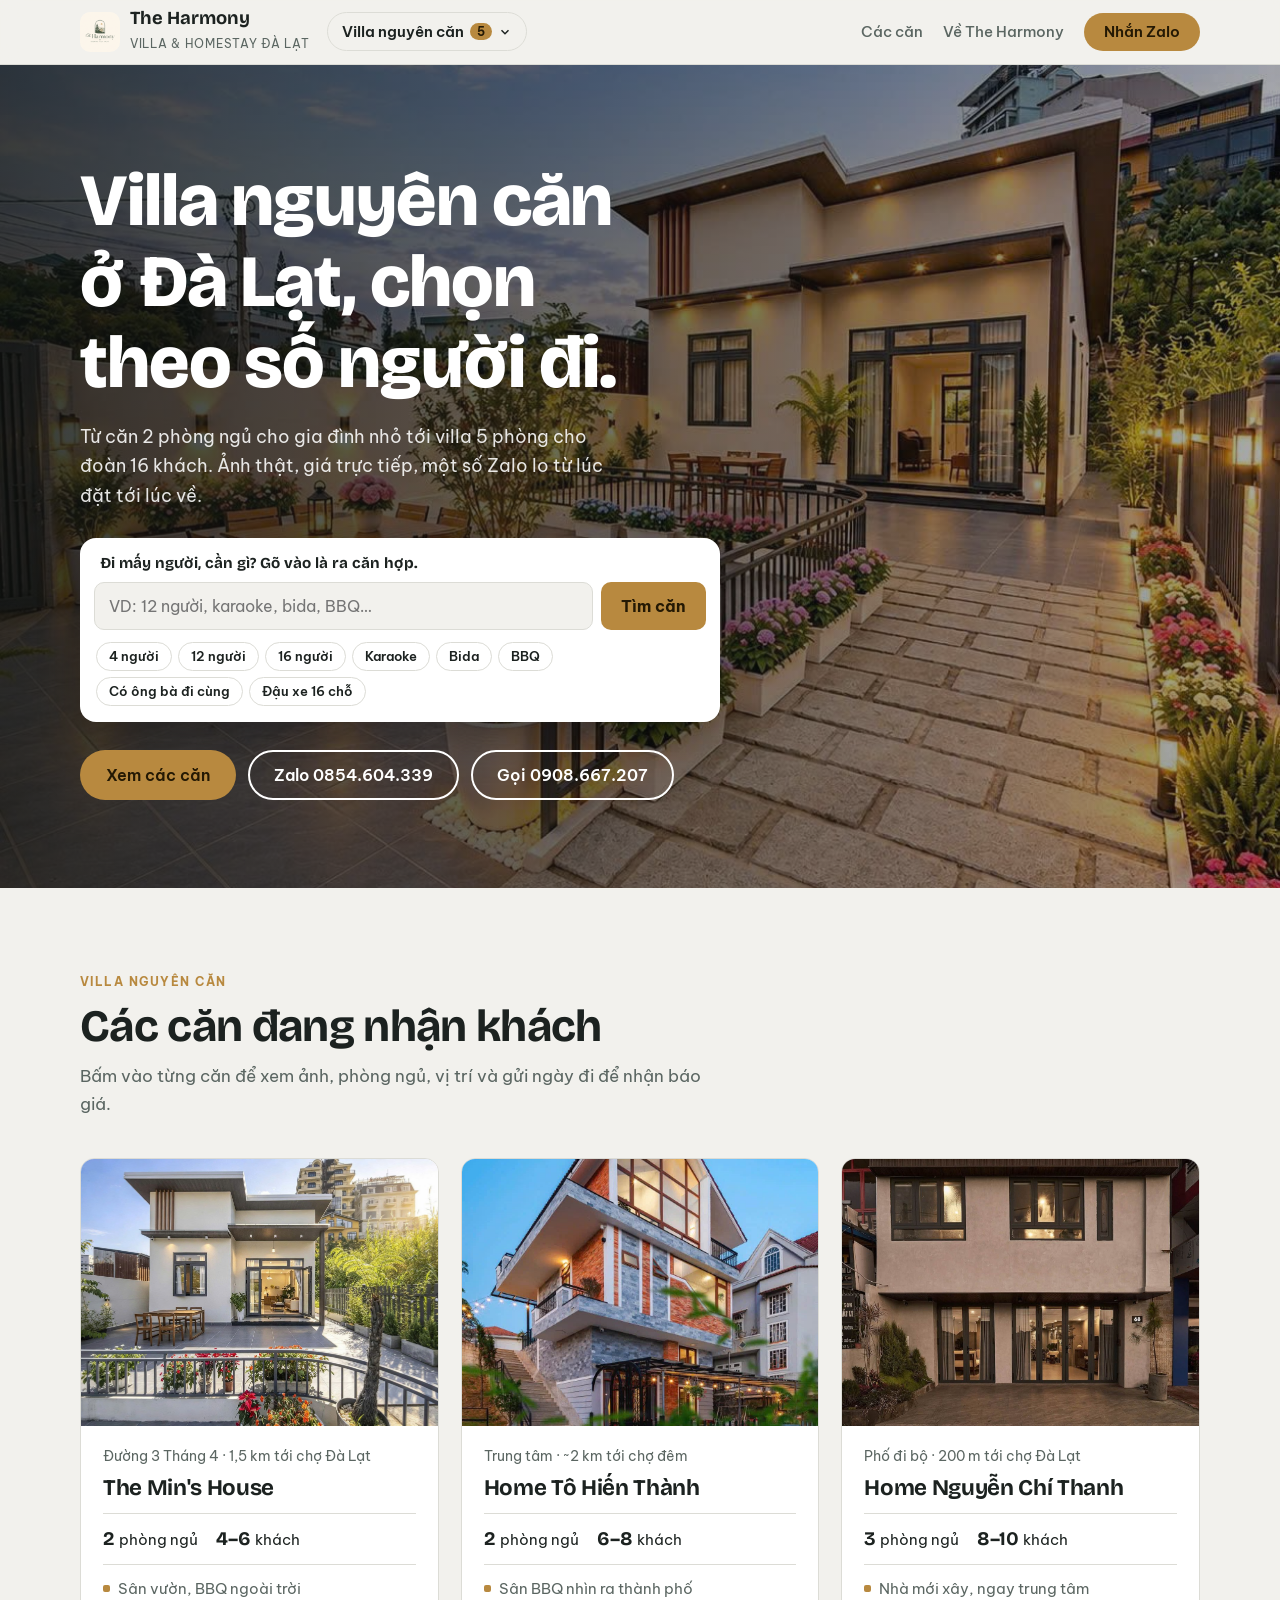
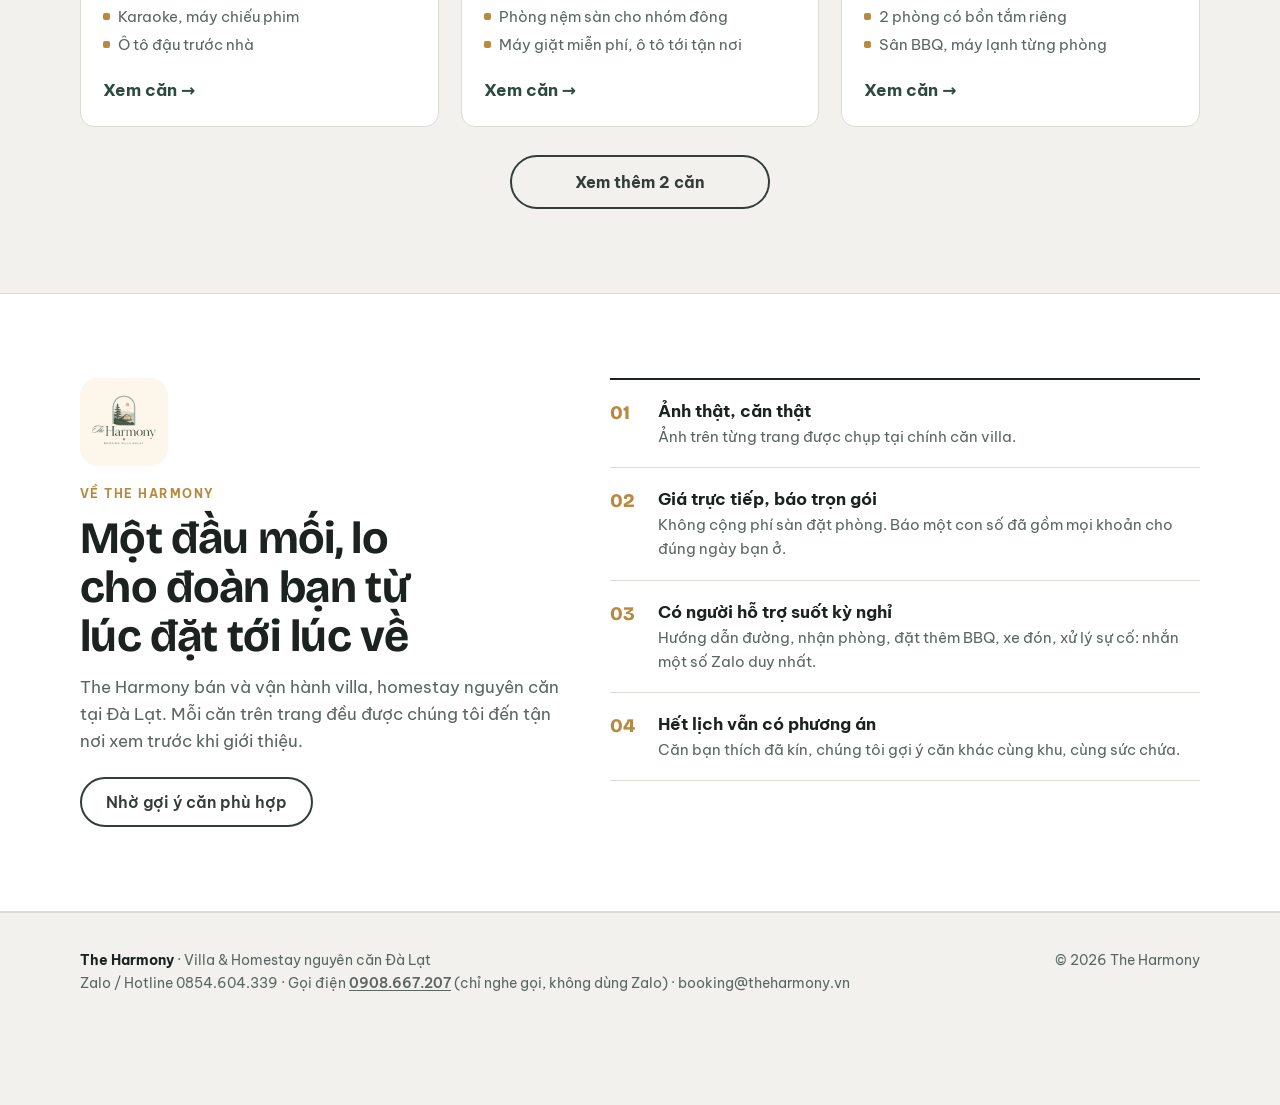
<file: index.html>
<!DOCTYPE html>
<html lang="vi">
<head>
<meta charset="UTF-8">
<meta name="viewport" content="width=device-width, initial-scale=1">
<title>The Harmony – Villa nguyên căn Đà Lạt</title>
<meta name="description" content="The Harmony – villa, homestay nguyên căn tại Đà Lạt cho gia đình và nhóm 4–16 khách. Ảnh thật, giá trực tiếp, đặt nhanh qua Zalo 0854.604.339.">
<meta property="og:title" content="The Harmony – Villa nguyên căn Đà Lạt">
<meta property="og:description" content="Chọn villa theo số khách và khu vực. Nhắn Zalo để nhận báo giá theo ngày.">
<meta property="og:image" content="img/card-deli-an-son.jpg">
<link rel="icon" type="image/png" href="img/logo.png">
<link rel="preconnect" href="https://fonts.googleapis.com">
<link rel="preconnect" href="https://fonts.gstatic.com" crossorigin>
<link href="https://fonts.googleapis.com/css2?family=Bricolage+Grotesque:opsz,wght@12..96,500;12..96,700;12..96,800&family=Be+Vietnam+Pro:wght@400;500;600;700&display=swap" rel="stylesheet">
<style>
/* Layout idea: tờ "hồ sơ căn" — số liệu căn nhà là nhân vật chính (5 · 6 · 16),
   ảnh thật xếp theo hành trình một ngày ở villa, nền đá xám ấm như nội thất căn. */
:root {
    --stone: #f2f1ed;       /* nền đá sáng như sàn villa */
    --paper: #ffffff;
    --ink: #1c2220;
    --muted: #5b6662;
    --line: #dcdcd6;
    --graphite: #343d3a;    /* xám than của sofa, tủ bếp */
    --pine: #2d4a3e;        /* rặng thông sau nhà */
    --brass: #b8893f;       /* tay nắm đồng ở bếp */
    --brass-ink: #241904;
    --font-display: "Bricolage Grotesque", "Be Vietnam Pro", system-ui, sans-serif;
    --font-body: "Be Vietnam Pro", system-ui, -apple-system, "Segoe UI", sans-serif;
    --r: 14px;
    color-scheme: light;
}
@media (prefers-color-scheme: dark) {
    :root:not([data-theme="light"]) {
        --stone: #121514; --paper: #1b201e; --ink: #ecefed; --muted: #a6b0ac; --line: #2d3431;
        --graphite: #d7ddda; --pine: #9cc3b0; --brass: #d6a95a; --brass-ink: #1f1500; color-scheme: dark;
    }
}
:root[data-theme="dark"] {
    --stone: #121514; --paper: #1b201e; --ink: #ecefed; --muted: #a6b0ac; --line: #2d3431;
    --graphite: #d7ddda; --pine: #9cc3b0; --brass: #d6a95a; --brass-ink: #1f1500; color-scheme: dark;
}

* { box-sizing: border-box; margin: 0; padding: 0; }
html { scroll-behavior: smooth; }
@media (prefers-reduced-motion: reduce) { html { scroll-behavior: auto; } * { transition: none !important; } }
body { font-family: var(--font-body); background: var(--stone); color: var(--ink); line-height: 1.6; font-size: 17px; }
img { max-width: 100%; display: block; }
h1, h2, h3 { font-family: var(--font-display); line-height: 1.1; letter-spacing: -0.015em; text-wrap: balance; }
.wrap { max-width: 1160px; margin: 0 auto; padding: 0 20px; }
:focus-visible { outline: 3px solid var(--brass); outline-offset: 3px; border-radius: 6px; }

.btn { display: inline-flex; align-items: center; justify-content: center; gap: 10px; padding: 15px 24px; border-radius: 999px;
       font: 600 1rem/1 var(--font-body); text-decoration: none; border: 2px solid transparent; cursor: pointer; transition: transform .15s ease, background-color .15s ease; }
.btn:hover { transform: translateY(-1px); }
.btn-main { background: var(--brass); color: var(--brass-ink); }
.btn-main:hover { background: #c99a4d; }
.btn-line { border-color: var(--graphite); color: var(--graphite); background: transparent; }
.btn svg { width: 20px; height: 20px; flex: none; }

/* Top bar */
.top { position: sticky; top: 0; z-index: 20; background: color-mix(in srgb, var(--stone) 90%, transparent); backdrop-filter: blur(10px); border-bottom: 1px solid var(--line); }
.top .wrap { display: flex; align-items: center; justify-content: space-between; height: 64px; gap: 14px; }
.brand { display: flex; align-items: center; gap: 10px; text-decoration: none; color: var(--ink); }
.brand img { width: 40px; height: 40px; border-radius: 10px; object-fit: cover; }
.brand b { font-family: var(--font-display); font-size: 1.15rem; display: block; line-height: 1.1; }
.brand small { font-size: .74rem; color: var(--muted); letter-spacing: .06em; text-transform: uppercase; }
.trail { font-size: .85rem; color: var(--muted); margin-bottom: 14px; }
.trail a { color: var(--muted); }
.harmony { background: var(--paper); border-top: 1px solid var(--line); border-bottom: 1px solid var(--line); }
.harmony-grid { display: grid; grid-template-columns: .9fr 1.1fr; gap: 48px; align-items: start; }
.harmony-logo { width: 88px; height: 88px; border-radius: 18px; margin-bottom: 18px; }
.promises { list-style: none; display: grid; gap: 0; border-top: 2px solid var(--ink); }
.promises li { padding: 18px 0; border-bottom: 1px solid var(--line); display: grid; grid-template-columns: 2.2rem 1fr; gap: 12px; }
.promises li > span { font-family: var(--font-display); font-weight: 800; color: var(--brass); font-size: 1.2rem; }
.promises b { display: block; font-size: 1.05rem; }
.promises p { color: var(--muted); font-size: .95rem; }
.harmony .btn { margin-top: 22px; }
/* Mini menu: Villa nguyên căn */
.vmenu { position: relative; }
.vmenu-btn { display: inline-flex; align-items: center; gap: 6px; font: 600 .93rem var(--font-body); color: var(--ink); background: transparent;
    border: 1px solid var(--line); border-radius: 999px; padding: 9px 14px; cursor: pointer; }
.vmenu-btn:hover, .vmenu-btn[aria-expanded="true"] { border-color: var(--graphite); }
.vmenu-btn svg { width: 14px; height: 14px; transition: transform .2s ease; }
.vmenu-btn[aria-expanded="true"] svg { transform: rotate(180deg); }
.vmenu-count { font-size: .75rem; font-weight: 700; background: var(--brass); color: var(--brass-ink); border-radius: 999px; padding: 1px 7px; }
.vpanel { position: absolute; top: calc(100% + 10px); left: 0; width: 380px; background: var(--paper); border: 1px solid var(--line);
    border-radius: var(--r); box-shadow: 0 18px 40px rgba(20,26,24,.18); padding: 10px; display: none; z-index: 40; }
.vpanel.open { display: block; }
.vpanel-head { display: flex; justify-content: space-between; align-items: baseline; padding: 6px 8px 10px; border-bottom: 1px solid var(--line); margin-bottom: 6px; }
.vpanel-head b { font-family: var(--font-display); font-size: 1.05rem; }
.vpanel-head span { font-size: .8rem; color: var(--muted); }
.vlist { list-style: none; display: grid; gap: 4px; max-height: min(60vh, 460px); overflow-y: auto; }
.vitem { display: grid; grid-template-columns: 76px 1fr; gap: 12px; align-items: center; padding: 8px; border-radius: 10px; text-decoration: none; color: var(--ink); }
.vitem:hover { background: var(--stone); }
.vitem img { width: 76px; height: 58px; object-fit: cover; border-radius: 8px; }
.vitem b { display: block; font-size: .98rem; }
.vitem small { display: block; font-size: .82rem; color: var(--muted); }
.vitem .here { display: inline-block; margin-top: 3px; font-size: .72rem; font-weight: 700; color: var(--pine); background: color-mix(in srgb, var(--pine) 12%, transparent); padding: 1px 8px; border-radius: 999px; }
.vitem[aria-current="page"] { background: var(--stone); }
.vpanel-foot { margin-top: 6px; padding: 10px 8px 4px; border-top: 1px solid var(--line); font-size: .86rem; color: var(--muted); }
.vpanel-foot a { color: var(--pine); font-weight: 600; }
.top-left { display: flex; align-items: center; gap: 18px; }
.top-name { font-family: var(--font-display); font-weight: 800; font-size: 1.15rem; text-decoration: none; color: var(--ink); }
.top-name span { color: var(--muted); font-weight: 500; font-family: var(--font-body); font-size: .85rem; margin-left: 6px; }
.top nav { display: flex; align-items: center; gap: 20px; font-size: .93rem; font-weight: 500; }
.top nav a:not(.btn) { color: var(--muted); text-decoration: none; }
.top nav a:not(.btn):hover { color: var(--ink); }
.top .btn { padding: 10px 18px; font-size: .92rem; }

/* Hero */
.hero { padding: 48px 0 40px; }
.hero-grid { display: grid; grid-template-columns: 1.05fr .95fr; gap: 48px; align-items: center; }
.kicker { display: inline-flex; gap: 8px; align-items: center; font-size: .85rem; font-weight: 600; color: var(--pine);
          background: color-mix(in srgb, var(--pine) 10%, transparent); padding: 6px 12px; border-radius: 999px; }
.hero h1 { font-size: clamp(2.6rem, 6vw, 4.8rem); font-weight: 800; margin: 18px 0 16px; }
.hero h1 small { display: block; font-size: .42em; font-weight: 600; color: var(--muted); letter-spacing: 0; margin-top: 8px; }
.hero p.lead { font-size: 1.15rem; color: var(--muted); max-width: 33rem; }
.cta { display: flex; flex-wrap: wrap; gap: 12px; margin-top: 28px; }
.hero-photo { position: relative; border-radius: 22px; overflow: hidden; aspect-ratio: 4 / 5; }
.hero-photo img { width: 100%; height: 100%; object-fit: cover; }
.hero-photo figcaption { position: absolute; left: 14px; bottom: 14px; background: rgba(20,26,24,.72); color: #fff; font-size: .82rem;
    padding: 6px 12px; border-radius: 999px; backdrop-filter: blur(6px); }

/* Numbers */
.numbers { display: grid; grid-template-columns: repeat(5, 1fr); border-top: 2px solid var(--ink); border-bottom: 1px solid var(--line); margin-top: 48px; }
.num { padding: 20px 18px 18px 0; }
.num + .num { padding-left: 18px; border-left: 1px solid var(--line); }
.num b { display: block; font-family: var(--font-display); font-size: clamp(2.2rem, 4.4vw, 3.4rem); font-weight: 800; line-height: 1; font-variant-numeric: tabular-nums; }
.num span { display: block; margin-top: 8px; font-size: .92rem; color: var(--muted); }

/* Section heads */
section.block { padding: 84px 0; }
.eyebrow { font-size: .78rem; font-weight: 700; letter-spacing: .12em; text-transform: uppercase; color: var(--brass); margin-bottom: 10px; }
.block h2 { font-size: clamp(1.9rem, 3.6vw, 2.8rem); max-width: 22ch; }
.block .intro { color: var(--muted); max-width: 40rem; margin-top: 12px; }
.head { margin-bottom: 40px; }

/* Highlights: alternating photo rows */
.rows { display: grid; gap: 56px; }
.row { display: grid; grid-template-columns: 1.15fr 1fr; gap: 44px; align-items: center; }
.row:nth-child(even) .row-img { order: 2; }
.row-img { border-radius: var(--r); overflow: hidden; aspect-ratio: 3 / 2; }
.row-img img { width: 100%; height: 100%; object-fit: cover; }
.row-tag { font-family: var(--font-display); font-weight: 800; font-size: 1rem; color: var(--pine); margin-bottom: 8px; }
.row h3 { font-size: clamp(1.5rem, 2.6vw, 2rem); margin-bottom: 12px; }
.row p { color: var(--muted); max-width: 32rem; }
.row ul { list-style: none; margin-top: 16px; display: grid; gap: 8px; }
.row li { display: flex; gap: 10px; align-items: baseline; }
.row li::before { content: ""; width: 8px; height: 8px; flex: none; background: var(--brass); border-radius: 2px; transform: translateY(-1px); }

/* Rooms */
.rooms { background: var(--paper); border-top: 1px solid var(--line); border-bottom: 1px solid var(--line); }
.room-plan { display: grid; grid-template-columns: repeat(5, 1fr); gap: 12px; margin-bottom: 32px; }
.room { border: 1px solid var(--line); border-radius: 12px; padding: 16px; background: var(--stone); }
.room b { font-family: var(--font-display); font-size: 1.05rem; display: block; }
.room span { font-size: .88rem; color: var(--muted); }
.beds { display: flex; gap: 6px; margin: 12px 0 10px; }
.bed { height: 26px; border-radius: 5px; border: 2px solid var(--graphite); position: relative; }
.bed::before { content: ""; position: absolute; top: 3px; left: 3px; right: 3px; height: 6px; border-radius: 3px; background: var(--graphite); opacity: .35; }
.bed.big { width: 44px; } .bed.small { width: 30px; }
.room-photos { display: grid; grid-template-columns: 2fr 1fr 1fr; grid-auto-rows: 200px; gap: 10px; }
.room-photos img { width: 100%; height: 100%; object-fit: cover; border-radius: 10px; cursor: zoom-in; }
.room-photos img:first-child { grid-row: span 2; }
.note { font-size: .88rem; color: var(--muted); margin-top: 14px; }

/* Gallery */
.gallery { columns: 3 260px; column-gap: 10px; }
.gallery button { display: block; width: 100%; margin: 0 0 10px; border: 0; padding: 0; background: none; cursor: zoom-in; border-radius: 10px; overflow: hidden; break-inside: avoid; }
.gallery img { width: 100%; transition: transform .3s ease; }
.gallery button:hover img { transform: scale(1.03); }

/* Lightbox */
.lb { position: fixed; inset: 0; z-index: 50; background: rgba(10,12,11,.92); display: none; align-items: center; justify-content: center; padding: 56px 16px; }
.lb.open { display: flex; }
.lb img { max-height: 100%; max-width: 100%; border-radius: 8px; object-fit: contain; }
.lb button { position: absolute; background: rgba(255,255,255,.14); color: #fff; border: 0; width: 46px; height: 46px; border-radius: 50%; font-size: 1.4rem; cursor: pointer; }
.lb .x { top: 12px; right: 12px; } .lb .p { left: 12px; top: 50%; } .lb .n { right: 12px; top: 50%; }
.lb-count { position: absolute; bottom: 16px; left: 0; right: 0; text-align: center; color: #ddd; font-size: .9rem; }

/* Location */
.loc { display: grid; grid-template-columns: 1fr 1fr; gap: 48px; align-items: start; }
.dist { list-style: none; border-top: 2px solid var(--ink); }
.dist li { display: grid; grid-template-columns: 1fr auto; gap: 12px; padding: 16px 0; border-bottom: 1px solid var(--line); align-items: baseline; }
.dist strong { font-family: var(--font-display); font-size: 1.12rem; }
.dist em { font-style: normal; font-variant-numeric: tabular-nums; font-weight: 700; color: var(--pine); white-space: nowrap; }
.addr { background: var(--paper); border: 1px solid var(--line); border-radius: var(--r); padding: 24px; }
.addr b { display: block; font-family: var(--font-display); font-size: 1.3rem; margin: 6px 0 14px; }
.addr .btn { width: 100%; }

/* Booking */
.book { background: var(--graphite); color: #eef1ef; }
:root[data-theme="dark"] .book { background: #232a27; }
@media (prefers-color-scheme: dark) { :root:not([data-theme="light"]) .book { background: #232a27; } }
.book .eyebrow { color: #e0b569; }
.book h2 { color: #fff; }
.book .intro { color: rgba(238,241,239,.78); }
.book-grid { display: grid; grid-template-columns: .9fr 1.1fr; gap: 48px; align-items: start; }
.book-lines { list-style: none; margin-top: 28px; display: grid; gap: 14px; }
.book-lines small { display: block; font-size: .76rem; letter-spacing: .1em; text-transform: uppercase; color: rgba(238,241,239,.6); font-weight: 700; }
.book-lines a, .book-lines strong { font-family: var(--font-display); font-size: 1.4rem; color: #fff; text-decoration: none; }
form.quick { background: var(--paper); color: var(--ink); border-radius: var(--r); padding: 26px; display: grid; gap: 14px; }
.two { display: grid; grid-template-columns: 1fr 1fr; gap: 12px; }
.field { display: grid; gap: 6px; min-width: 0; }
.field label { font-size: .85rem; font-weight: 600; }
.field input, .field textarea { width: 100%; min-width: 0; font: 500 1rem var(--font-body); color: var(--ink); background: var(--stone); border: 1px solid var(--line); border-radius: 10px; padding: 12px 14px; }
.field textarea { min-height: 76px; resize: vertical; }
.chips { display: flex; flex-wrap: wrap; gap: 8px; }
.chips label { white-space: nowrap; display: inline-flex; align-items: center; gap: 6px; border: 1px solid var(--line); border-radius: 999px; padding: 7px 12px; font-size: .88rem; cursor: pointer; background: var(--stone); }
.chips input { accent-color: var(--pine); }
.chips label:has(input:checked) { border-color: var(--pine); background: color-mix(in srgb, var(--pine) 10%, var(--stone)); }
form.quick .btn { width: 100%; padding: 17px; font-size: 1.05rem; }
.fit { font-size: .9rem; padding: 10px 12px; border-radius: 10px; background: var(--stone); color: var(--muted); }
.fit.warn { background: #fdf3e2; color: #7a4f06; }
.msg { font-size: .85rem; color: var(--muted); text-align: center; }
.done { display: none; border: 1px solid var(--line); border-radius: 12px; padding: 14px; font-size: .95rem; }
.done.show { display: block; }
.done pre { white-space: pre-wrap; font: .9rem/1.5 var(--font-body); color: var(--muted); background: var(--stone); padding: 10px 12px; border-radius: 8px; margin: 8px 0 12px; }
.done .btn { width: auto; padding: 12px 18px; font-size: .95rem; }

/* FAQ */
.faq { max-width: 800px; }
.faq details { border-bottom: 1px solid var(--line); }
.faq summary { list-style: none; cursor: pointer; padding: 20px 40px 20px 0; font-weight: 600; font-size: 1.05rem; position: relative; }
.faq summary::-webkit-details-marker { display: none; }
.faq summary::after { content: "+"; position: absolute; right: 4px; top: 14px; font-size: 1.6rem; font-weight: 400; color: var(--brass); }
.faq details[open] summary::after { content: "–"; }
.faq details p { padding-bottom: 20px; color: var(--muted); max-width: 65ch; }

footer { border-top: 1px solid var(--line); padding: 36px 0 110px; font-size: .9rem; color: var(--muted); }
footer .wrap { display: flex; flex-wrap: wrap; justify-content: space-between; gap: 16px; }
footer b { color: var(--ink); }
.float { position: fixed; left: 16px; right: 16px; bottom: 16px; z-index: 30; display: none; box-shadow: 0 10px 28px rgba(0,0,0,.25); }

@media (max-width: 960px) {
    .hero-grid, .loc, .book-grid, .harmony-grid { grid-template-columns: 1fr; gap: 32px; }
    .hero-photo { aspect-ratio: 4 / 3; order: -1; }
    .numbers { grid-template-columns: repeat(3, 1fr); }
    .num:nth-child(4) { padding-left: 0; border-left: 0; }
    .num:nth-child(n+4) { border-top: 1px solid var(--line); }
    .row { grid-template-columns: 1fr; gap: 20px; }
    .row:nth-child(even) .row-img { order: 0; }
    .room-plan { grid-template-columns: repeat(3, 1fr); }
}
@media (max-width: 640px) {
    body { font-size: 16px; }
    .top nav, .brand small, .brand b { display: none; }
    .top-left { gap: 10px; }
    .vmenu { position: static; }
    .vpanel { left: 12px; right: 12px; width: auto; top: calc(100% + 6px); }
    .hero { padding-top: 20px; }
    .cta .btn { flex: 1 1 100%; }
    .numbers { grid-template-columns: 1fr 1fr; }
    .num, .num + .num { padding: 16px 12px 14px 0; border-left: 0; }
    .num:nth-child(even) { padding-left: 14px; border-left: 1px solid var(--line); }
    .num:nth-child(n+3) { border-top: 1px solid var(--line); }
    .num:last-child { grid-column: 1 / -1; padding-left: 0; border-left: 0; }
    section.block { padding: 60px 0; }
    .room-plan { grid-template-columns: 1fr 1fr; }
    .room-photos { grid-template-columns: 1fr 1fr; grid-auto-rows: 140px; }
    .room-photos img:first-child { grid-column: 1 / -1; grid-row: span 2; }
    .two { grid-template-columns: 1fr; }
    form.quick { padding: 20px; }
    .float { display: flex; }
}
.hub-hero { position: relative; color: #fff; isolation: isolate; overflow: hidden; }
.hub-hero img { position: absolute; inset: 0; width: 100%; height: 100%; object-fit: cover; z-index: -2; }
.hub-hero::after { content: ""; position: absolute; inset: 0; z-index: -1; background: linear-gradient(90deg, rgba(14,18,16,.82), rgba(14,18,16,.35)); }
.hub-hero .wrap { padding: 96px 20px 88px; }
.hub-hero h1 { font-size: clamp(2.6rem, 6vw, 4.6rem); font-weight: 800; max-width: 14ch; }
.hub-hero p { font-size: 1.15rem; max-width: 34rem; margin: 18px 0 28px; color: rgba(255,255,255,.88); }
.hub-hero .btn-line { border-color: #fff; color: #fff; }
.cards { display: grid; grid-template-columns: repeat(3, 1fr); gap: 22px; }
.card { background: var(--paper); border: 1px solid var(--line); border-radius: var(--r); overflow: hidden; display: flex; flex-direction: column; text-decoration: none; color: var(--ink); transition: transform .2s ease, box-shadow .2s ease; }
.card:hover { transform: translateY(-3px); box-shadow: 0 16px 34px rgba(20,26,24,.12); }
.card img { aspect-ratio: 4 / 3; object-fit: cover; width: 100%; }
.card-body { padding: 20px 22px 22px; display: flex; flex-direction: column; gap: 8px; flex: 1; }
.card-area { font-size: .85rem; color: var(--muted); }
.card h3 { font-size: 1.4rem; }
.card-stats { display: flex; gap: 18px; font-size: .92rem; border-top: 1px solid var(--line); border-bottom: 1px solid var(--line); padding: 10px 0; margin: 4px 0; }
.card-stats b { font-family: var(--font-display); font-size: 1.2rem; margin-right: 4px; }
.card ul { list-style: none; display: grid; gap: 4px; font-size: .93rem; color: var(--muted); }
.card li::before { content: ""; display: inline-block; width: 7px; height: 7px; border-radius: 2px; background: var(--brass); margin-right: 8px; transform: translateY(-2px); }
.card-cta { margin-top: auto; padding-top: 12px; font-weight: 700; color: var(--pine); }
@media (max-width: 960px) { .cards { grid-template-columns: 1fr 1fr; } }
@media (max-width: 640px) { .cards { grid-template-columns: 1fr; } .hub-hero .wrap { padding: 64px 20px 56px; } }

/* Tìm kiếm villa */
.hsearch { margin: 6px 0 22px; max-width: 640px; background: var(--paper); color: var(--ink); border-radius: 16px; padding: 14px; box-shadow: 0 18px 40px rgba(0,0,0,.25); }
.hsearch label { display: block; font: 700 .95rem var(--font-display); padding: 2px 6px 10px; }
.hsearch-row { display: flex; gap: 8px; }
.hsearch input { flex: 1; min-width: 0; font: 400 1rem var(--font-body); color: var(--ink); background: var(--stone); border: 1px solid var(--line); border-radius: 10px; padding: 13px 14px; }
.hsearch input:focus { outline: 2px solid var(--brass); outline-offset: 1px; }
.hsearch button[type=submit] { font: 700 .98rem var(--font-body); background: var(--brass); color: var(--brass-ink); border: 0; border-radius: 10px; padding: 0 20px; cursor: pointer; }
.qchips { display: flex; flex-wrap: wrap; gap: 6px; padding: 12px 2px 2px; }
.qchips button { font: 600 .84rem var(--font-body); color: var(--ink); background: transparent; border: 1px solid var(--line); border-radius: 999px; padding: 5px 12px; cursor: pointer; }
.qchips button:hover { border-color: var(--graphite); background: var(--stone); }
.search-status { min-height: 1.4em; margin: -8px 0 18px; color: var(--muted); }
.search-status:empty { display: none; }
.search-status b { color: var(--ink); }
.search-status button { font: 600 .9rem var(--font-body); color: var(--pine); background: none; border: 0; text-decoration: underline; cursor: pointer; padding: 0; }
.card[hidden] { display: none; }
.card-why { background: color-mix(in srgb, var(--pine) 9%, transparent); border-radius: 10px; padding: 10px 12px; display: grid; gap: 3px; font-size: .9rem; }
.card-why b { font-size: .78rem; text-transform: uppercase; letter-spacing: .06em; color: var(--pine); }
.card-why span::before { content: "✓ "; color: var(--pine); font-weight: 700; }
.cards-empty { border: 1px dashed var(--line); border-radius: var(--r); padding: 28px; text-align: center; color: var(--muted); }
.cards-empty a { color: var(--pine); font-weight: 700; }
.vsearch { padding: 0 4px 8px; }
.vsearch input { width: 100%; font: 400 .95rem var(--font-body); color: var(--ink); background: var(--stone); border: 1px solid var(--line); border-radius: 10px; padding: 10px 12px; }
.vsearch input:focus { outline: 2px solid var(--brass); outline-offset: 1px; }
.vitem small.vwhy { color: var(--pine); font-weight: 600; }
.vempty { padding: 14px 8px; color: var(--muted); font-size: .9rem; }
.vempty a { color: var(--pine); font-weight: 700; }
@media (max-width: 640px) { .hub-hero p { font-size: 1rem; margin: 12px 0 18px; } .hub-cta .btn-main { display: none; } .hsearch-row { flex-direction: column; } .hsearch button[type=submit] { padding: 12px; } }
footer a { color: inherit; font-weight: 600; text-decoration: underline; text-underline-offset: 2px; }
.more-wrap { display: flex; justify-content: center; margin-top: 28px; }
.more-wrap .btn[hidden] { display: none; }
.more-wrap .btn { min-width: 260px; cursor: pointer; font: 700 1rem var(--font-body); }
</style>
</head>
<body>

<header class="top">
    <div class="wrap">
        <div class="top-left">
            <a class="brand" href="./" aria-label="The Harmony – trang chủ">
                <img src="img/logo.png" alt="">
                <span><b>The Harmony</b><small>Villa & Homestay Đà Lạt</small></span>
            </a>
            <div class="vmenu">
                <button class="vmenu-btn" id="vmenu-btn" type="button" aria-expanded="false" aria-controls="vpanel">
                    Villa nguyên căn <span class="vmenu-count" id="vmenu-count">3</span>
                    <svg viewBox="0 0 24 24" fill="none" stroke="currentColor" stroke-width="2.5" aria-hidden="true"><path d="m6 9 6 6 6-6"/></svg>
                </button>
                <div class="vpanel" id="vpanel">
                    <div class="vpanel-head"><b>Villa nguyên căn</b><span id="vpanel-sub"></span></div>
                    <div class="vsearch"><input id="vsearch" type="search" placeholder="Tìm: 12 người, karaoke, bida…" aria-label="Tìm villa theo số người hoặc tiện ích" autocomplete="off"></div>
                    <ul class="vlist" id="vlist"></ul>
                    <p class="vpanel-foot">Chưa thấy căn hợp? <a href="https://zalo.me/0854604339" target="_blank" rel="noopener">Nhắn Zalo để được gợi ý</a></p>
                </div>
            </div>
        </div>
        <nav aria-label="Điều hướng">
            <a href="#villa">Các căn</a>
            <a href="#the-harmony">Về The Harmony</a>
            <a class="btn btn-main" href="https://zalo.me/0854604339" target="_blank" rel="noopener">Nhắn Zalo</a>
        </nav>
    </div>
</header>

<main id="top">
    <section class="hub-hero">
        <img src="img/hero.jpg" alt="Sân vườn villa lên đèn buổi tối ở Đà Lạt">
        <div class="wrap">
            <h1>Villa nguyên căn ở Đà Lạt, chọn theo số người đi.</h1>
            <p>Từ căn 2 phòng ngủ cho gia đình nhỏ tới villa 5 phòng cho đoàn 16 khách. Ảnh thật, giá trực tiếp, một số Zalo lo từ lúc đặt tới lúc về.</p>
            <form class="hsearch" id="hub-search" role="search">
                <label for="hub-q">Đi mấy người, cần gì? Gõ vào là ra căn hợp.</label>
                <div class="hsearch-row">
                    <input id="hub-q" type="search" placeholder="VD: 12 người, karaoke, bida, BBQ…" autocomplete="off">
                    <button type="submit">Tìm căn</button>
                </div>
                <div class="qchips" aria-label="Gợi ý tìm nhanh">
                    <button type="button" data-q="4 người" data-replace>4 người</button>
                    <button type="button" data-q="12 người" data-replace>12 người</button>
                    <button type="button" data-q="16 người" data-replace>16 người</button>
                    <button type="button" data-q="karaoke">Karaoke</button>
                    <button type="button" data-q="bida">Bida</button>
                    <button type="button" data-q="BBQ">BBQ</button>
                    <button type="button" data-q="người lớn tuổi">Có ông bà đi cùng</button>
                    <button type="button" data-q="xe 16 chỗ">Đậu xe 16 chỗ</button>
                </div>
            </form>
            <div class="cta hub-cta">
                <a class="btn btn-main" href="#villa">Xem các căn</a>
                <a class="btn btn-line" href="https://zalo.me/0854604339" target="_blank" rel="noopener">Zalo 0854.604.339</a>
                <a class="btn btn-line" href="tel:0908667207">Gọi 0908.667.207</a>
            </div>
        </div>
    </section>

    <section class="block" id="villa">
        <div class="wrap">
            <div class="head">
                <p class="eyebrow">Villa nguyên căn</p>
                <h2>Các căn đang nhận khách</h2>
                <p class="intro">Bấm vào từng căn để xem ảnh, phòng ngủ, vị trí và gửi ngày đi để nhận báo giá.</p>
            </div>
            <p class="search-status" id="search-status" aria-live="polite"></p>
            <div class="cards" id="cards">
                <a class="card" data-villa="the-mins-house" href="villa/the-mins-house/">
                    <img src="img/card-the-mins-house.jpg" alt="The Min's House" loading="lazy">
                    <div class="card-body">
                        <span class="card-area">Đường 3 Tháng 4 · 1,5 km tới chợ Đà Lạt</span>
                        <h3>The Min's House</h3>
                        <div class="card-stats"><span><b>2</b>phòng ngủ</span><span><b>4–6</b>khách</span></div>
                        <ul><li>Sân vườn, BBQ ngoài trời</li><li>Karaoke, máy chiếu phim</li><li>Ô tô đậu trước nhà</li></ul>
                        <span class="card-cta">Xem căn →</span>
                    </div>
                </a>
                <a class="card" data-villa="to-hien-thanh" href="villa/to-hien-thanh/">
                    <img src="img/card-to-hien-thanh.jpg" alt="Home Tô Hiến Thành" loading="lazy">
                    <div class="card-body">
                        <span class="card-area">Trung tâm · ~2 km tới chợ đêm</span>
                        <h3>Home Tô Hiến Thành</h3>
                        <div class="card-stats"><span><b>2</b>phòng ngủ</span><span><b>6–8</b>khách</span></div>
                        <ul><li>Sân BBQ nhìn ra thành phố</li><li>Phòng nệm sàn cho nhóm đông</li><li>Máy giặt miễn phí, ô tô tới tận nơi</li></ul>
                        <span class="card-cta">Xem căn →</span>
                    </div>
                </a>
                <a class="card" data-villa="nguyen-chi-thanh" href="villa/nguyen-chi-thanh/">
                    <img src="img/card-nguyen-chi-thanh.jpg" alt="Home Nguyễn Chí Thanh" loading="lazy">
                    <div class="card-body">
                        <span class="card-area">Phố đi bộ · 200 m tới chợ Đà Lạt</span>
                        <h3>Home Nguyễn Chí Thanh</h3>
                        <div class="card-stats"><span><b>3</b>phòng ngủ</span><span><b>8–10</b>khách</span></div>
                        <ul><li>Nhà mới xây, ngay trung tâm</li><li>2 phòng có bồn tắm riêng</li><li>Sân BBQ, máy lạnh từng phòng</li></ul>
                        <span class="card-cta">Xem căn →</span>
                    </div>
                </a>
                <a class="card" data-villa="deli-an-son" href="villa/deli-an-son/">
                    <img src="img/card-deli-an-son.jpg" alt="Deli Villa An Sơn" loading="lazy">
                    <div class="card-body">
                        <span class="card-area">KQH An Sơn · 7 phút tới chợ đêm</span>
                        <h3>Deli Villa An Sơn</h3>
                        <div class="card-stats"><span><b>5</b>phòng ngủ</span><span><b>10–16</b>khách</span></div>
                        <ul><li>Phòng nào cũng có WC riêng</li><li>2 phòng tầng trệt cho ông bà, bé nhỏ</li><li>BBQ có mái che, đậu xe 16 chỗ</li></ul>
                        <span class="card-cta">Xem căn →</span>
                    </div>
                </a>
                <a class="card" data-villa="pham-hong-thai" href="villa/pham-hong-thai/">
                    <img src="img/card-pham-hong-thai.jpg" alt="Villa Phạm Hồng Thái" loading="lazy">
                    <div class="card-body">
                        <span class="card-area">Gần Ga Đà Lạt · 500 m tới Hồ Xuân Hương</span>
                        <h3>Villa Phạm Hồng Thái</h3>
                        <div class="card-stats"><span><b>5</b>phòng ngủ</span><span><b>12–16</b>khách</span></div>
                        <ul><li>Thang máy, WC riêng mỗi phòng</li><li>Bida, karaoke, xông hơi</li><li>Gara ô tô riêng</li></ul>
                        <span class="card-cta">Xem căn →</span>
                    </div>
                </a>
            </div>
            <div class="more-wrap"><button type="button" class="btn btn-line" id="cards-more" hidden>Xem thêm căn</button></div>
            <div class="cards-empty" id="cards-empty" hidden>Chưa có căn nào khớp đủ yêu cầu này. <a href="https://zalo.me/0854604339" target="_blank" rel="noopener">Nhắn Zalo, The Harmony tìm căn phù hợp giúp anh chị</a>.</div>
        </div>
    </section>

    <section class="block harmony" id="the-harmony">
        <div class="wrap harmony-grid">
            <div>
                <img class="harmony-logo" src="img/logo.png" alt="Logo The Harmony">
                <p class="eyebrow">Về The Harmony</p>
                <h2>Một đầu mối, lo cho đoàn bạn từ lúc đặt tới lúc về</h2>
                <p class="intro">The Harmony bán và vận hành villa, homestay nguyên căn tại Đà Lạt. Mỗi căn trên trang đều được chúng tôi đến tận nơi xem trước khi giới thiệu.</p>
                <a class="btn btn-line" href="https://zalo.me/0854604339" target="_blank" rel="noopener">Nhờ gợi ý căn phù hợp</a>
            </div>
            <ol class="promises">
                <li><span>01</span><div><b>Ảnh thật, căn thật</b><p>Ảnh trên từng trang được chụp tại chính căn villa.</p></div></li>
                <li><span>02</span><div><b>Giá trực tiếp, báo trọn gói</b><p>Không cộng phí sàn đặt phòng. Báo một con số đã gồm mọi khoản cho đúng ngày bạn ở.</p></div></li>
                <li><span>03</span><div><b>Có người hỗ trợ suốt kỳ nghỉ</b><p>Hướng dẫn đường, nhận phòng, đặt thêm BBQ, xe đón, xử lý sự cố: nhắn một số Zalo duy nhất.</p></div></li>
                <li><span>04</span><div><b>Hết lịch vẫn có phương án</b><p>Căn bạn thích đã kín, chúng tôi gợi ý căn khác cùng khu, cùng sức chứa.</p></div></li>
            </ol>
        </div>
    </section>
</main>

<footer>
    <div class="wrap">
        <div><b>The Harmony</b> · Villa & Homestay nguyên căn Đà Lạt<br>Zalo / Hotline 0854.604.339 · Gọi điện <a href="tel:0908667207">0908.667.207</a> (chỉ nghe gọi, không dùng Zalo) · booking@theharmony.vn</div>
        <div>© 2026 The Harmony</div>
    </div>
</footer>

<a class="btn btn-main float" href="https://zalo.me/0854604339" target="_blank" rel="noopener">Nhắn Zalo hỏi căn trống</a>

<script src="villas.js"></script>
<script>
Harmony.initMenu({ base: "", current: "" });
Harmony.initHub();
</script>
</body>
</html>
</file>
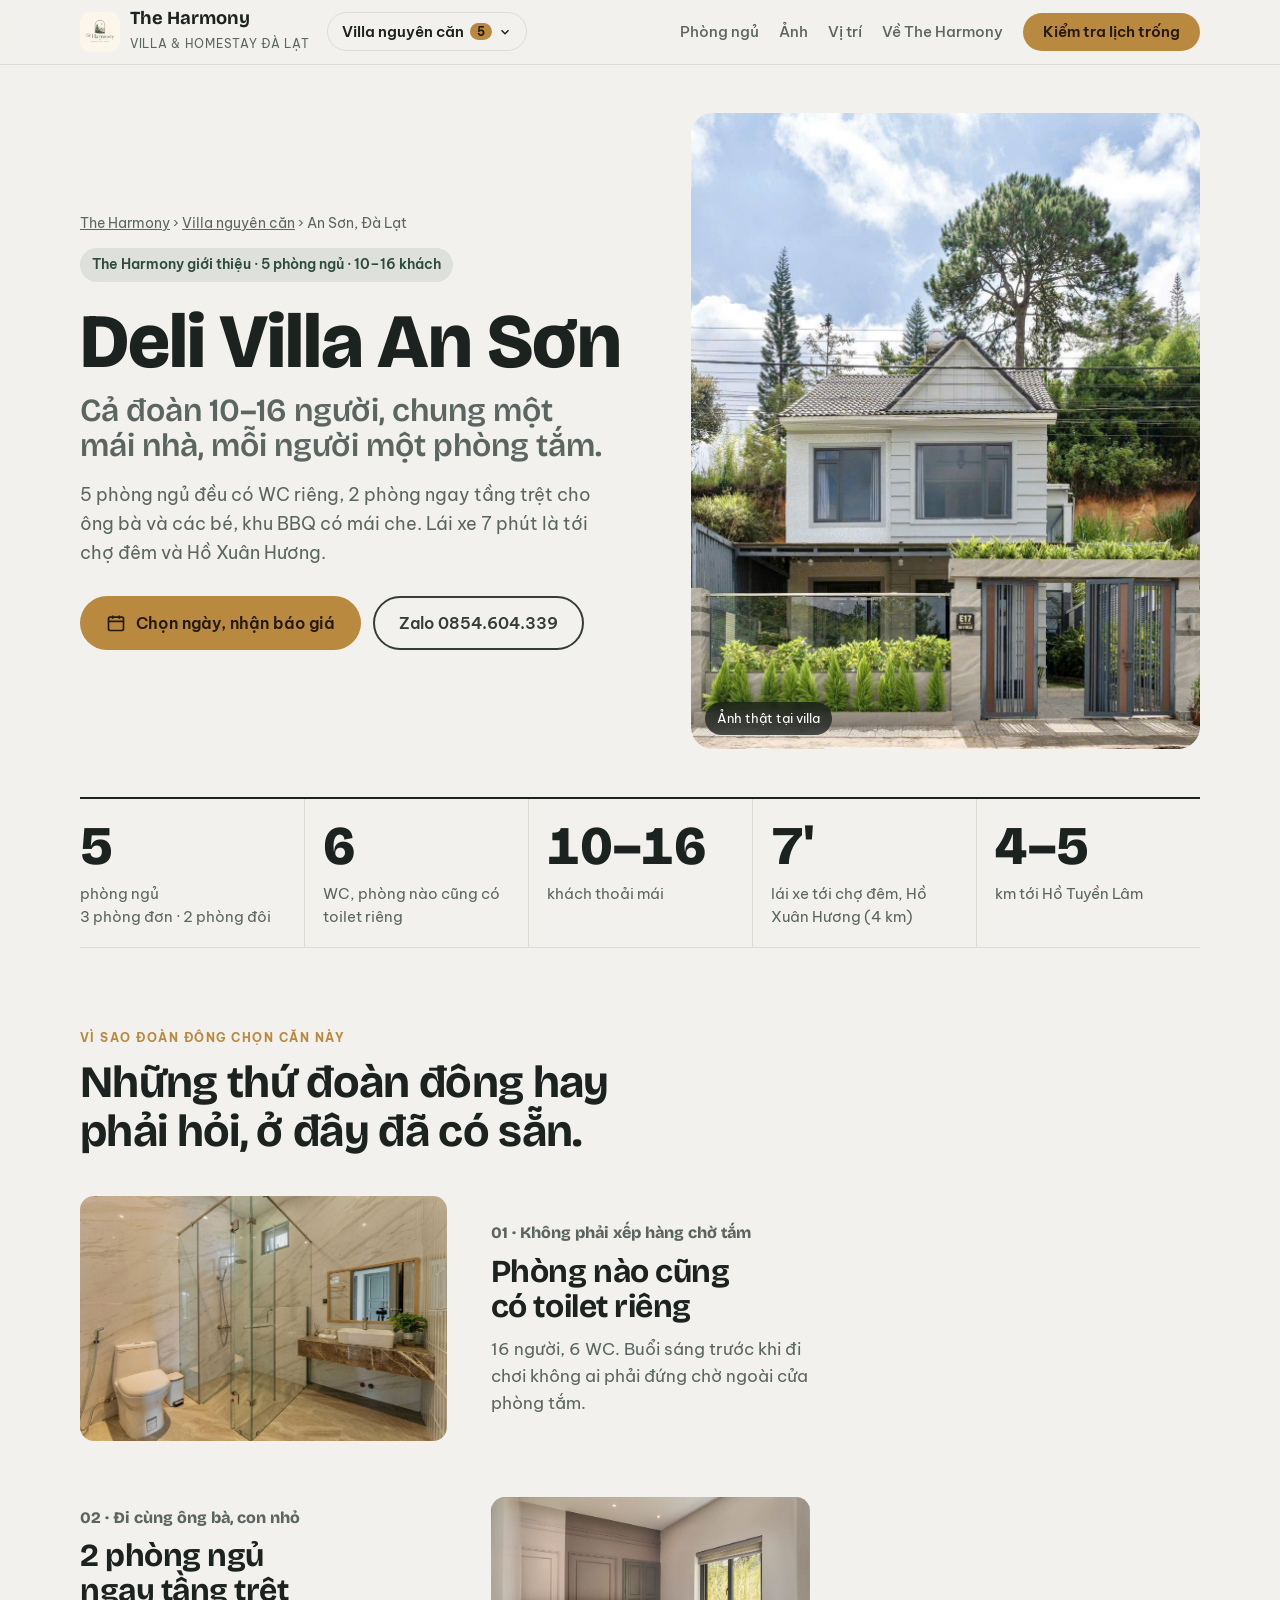
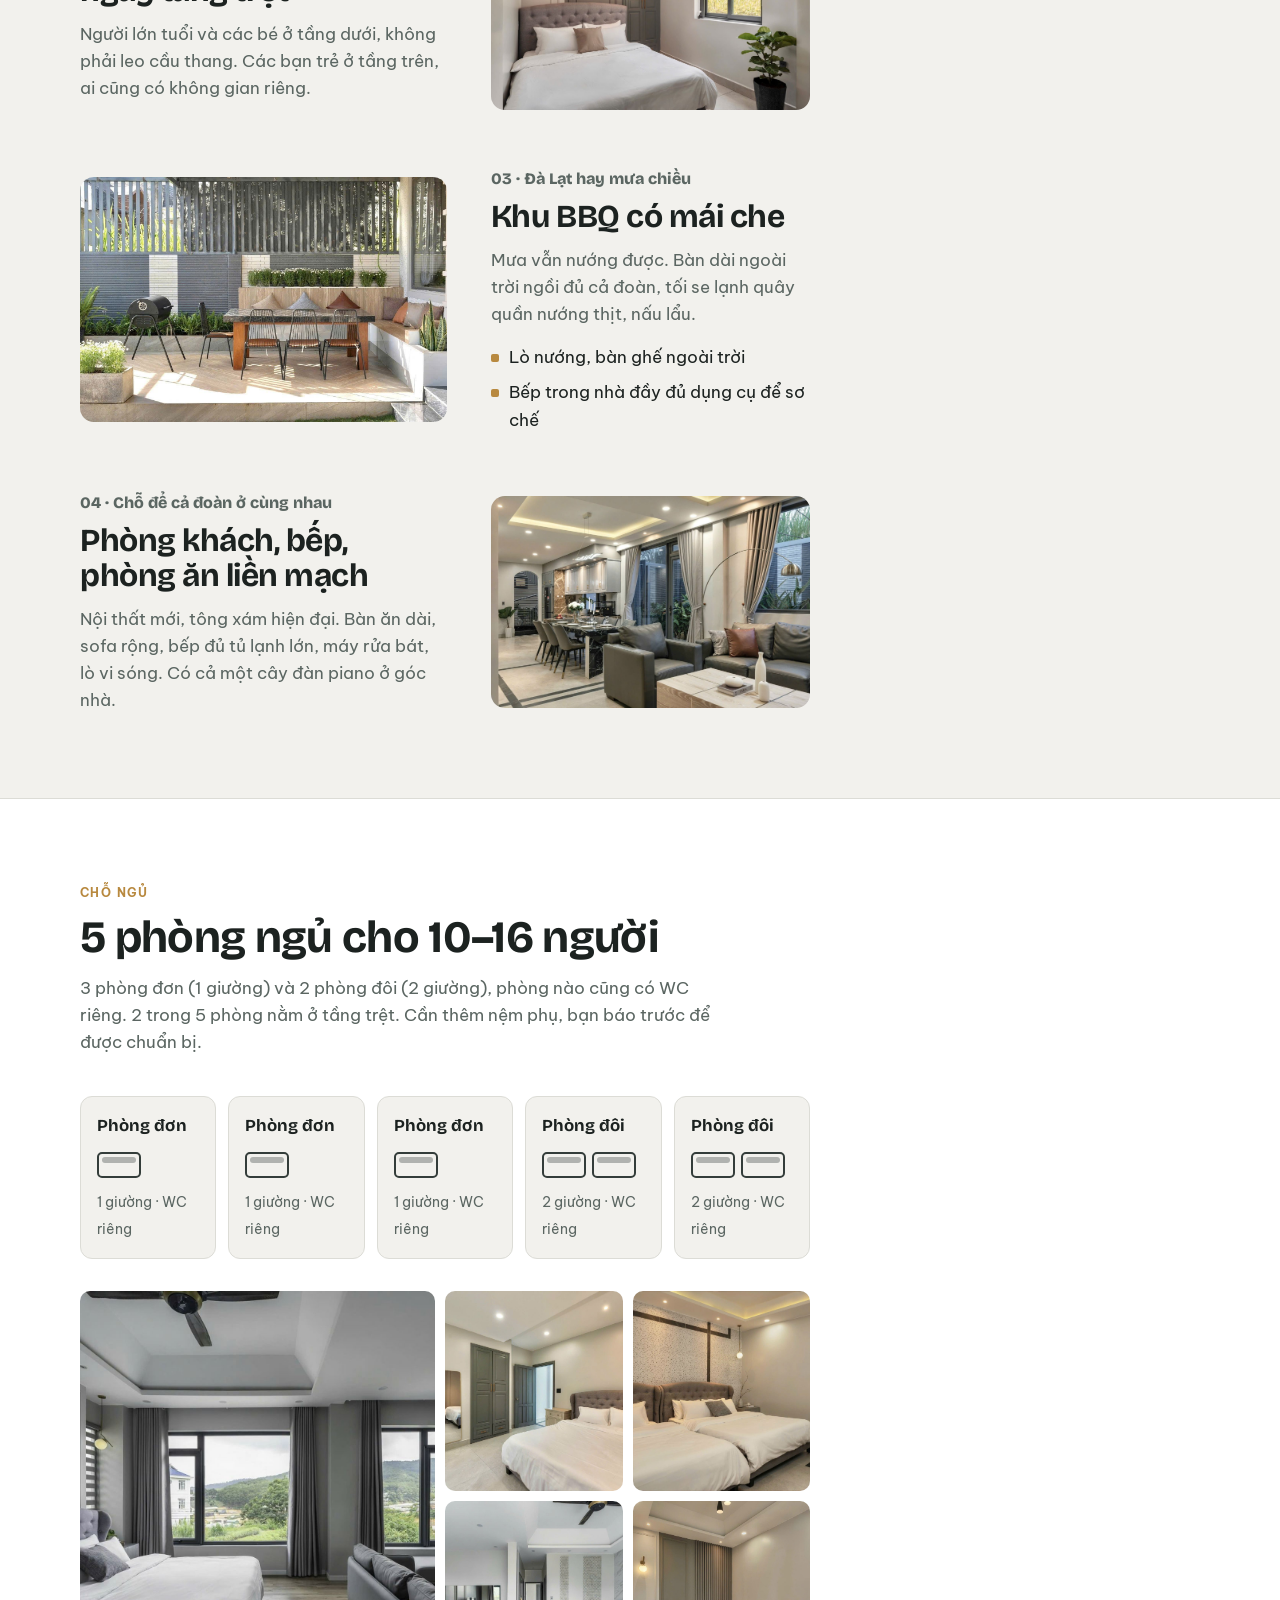
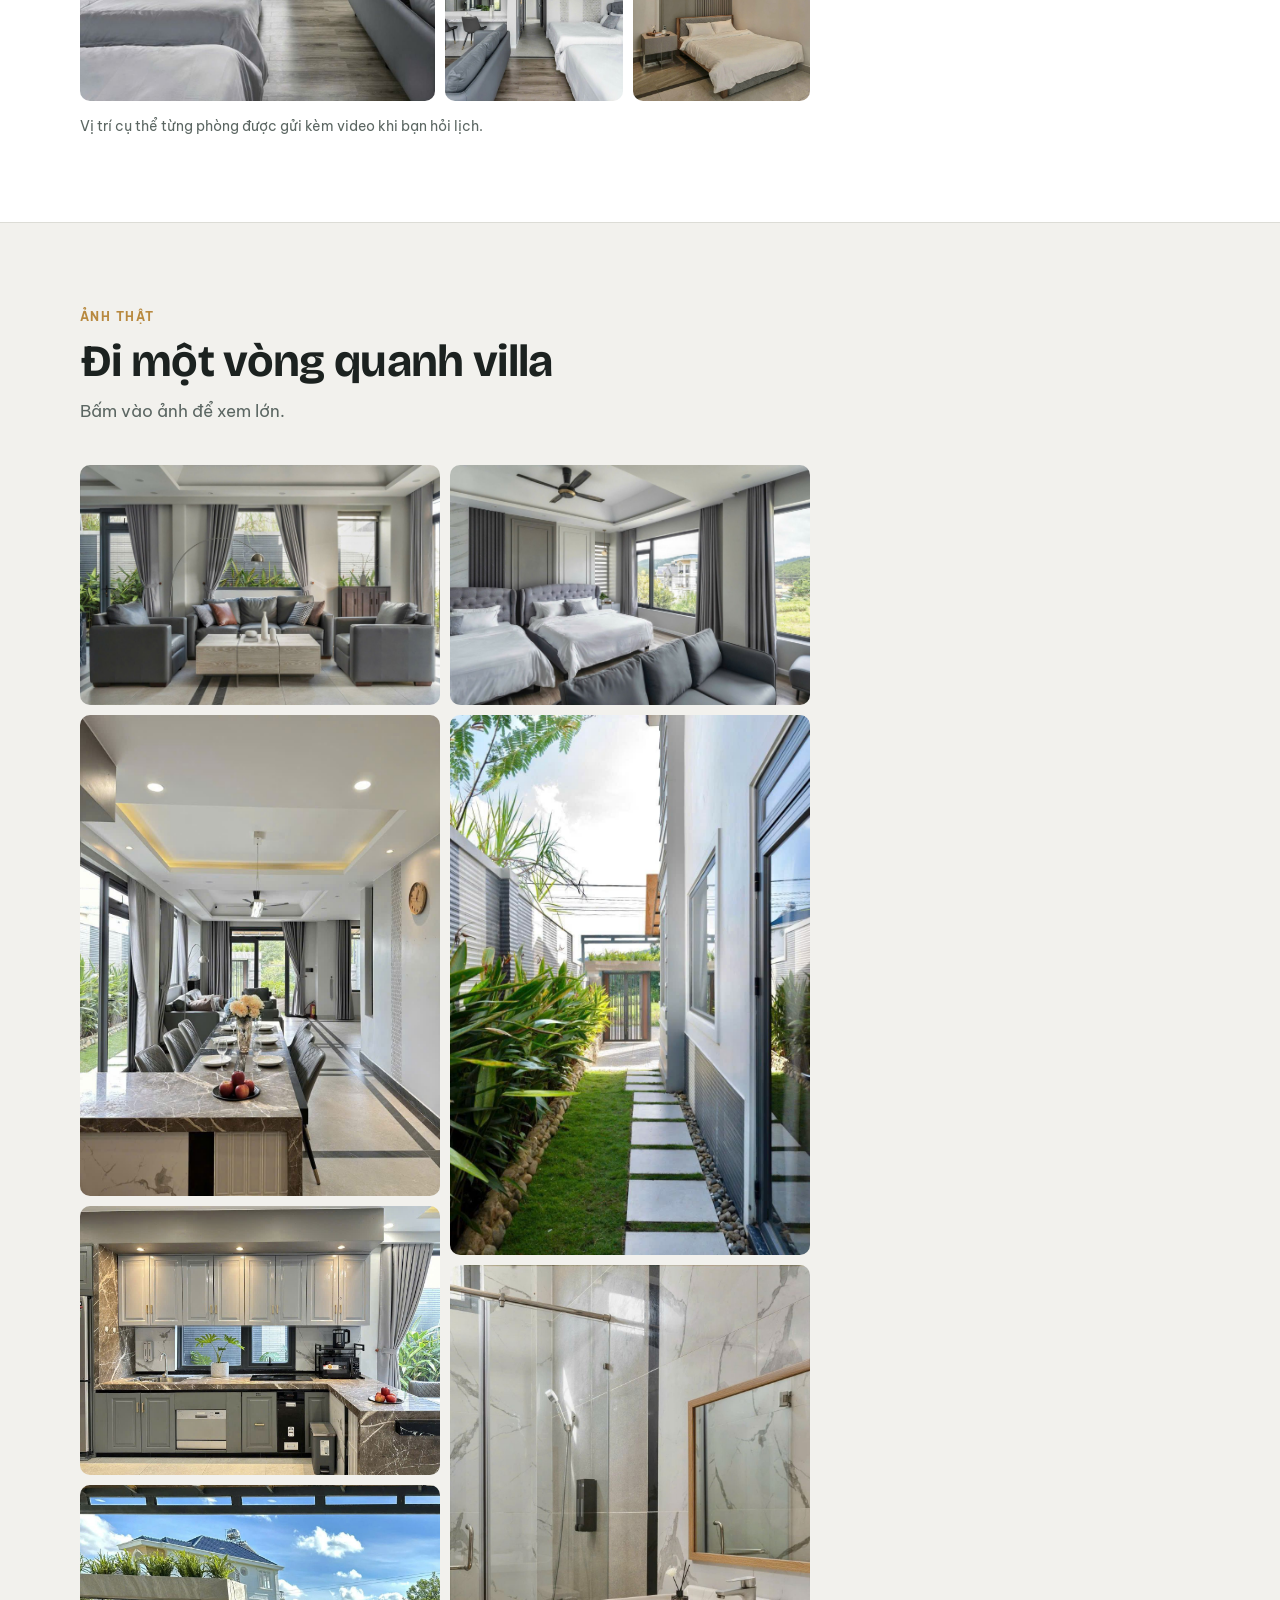
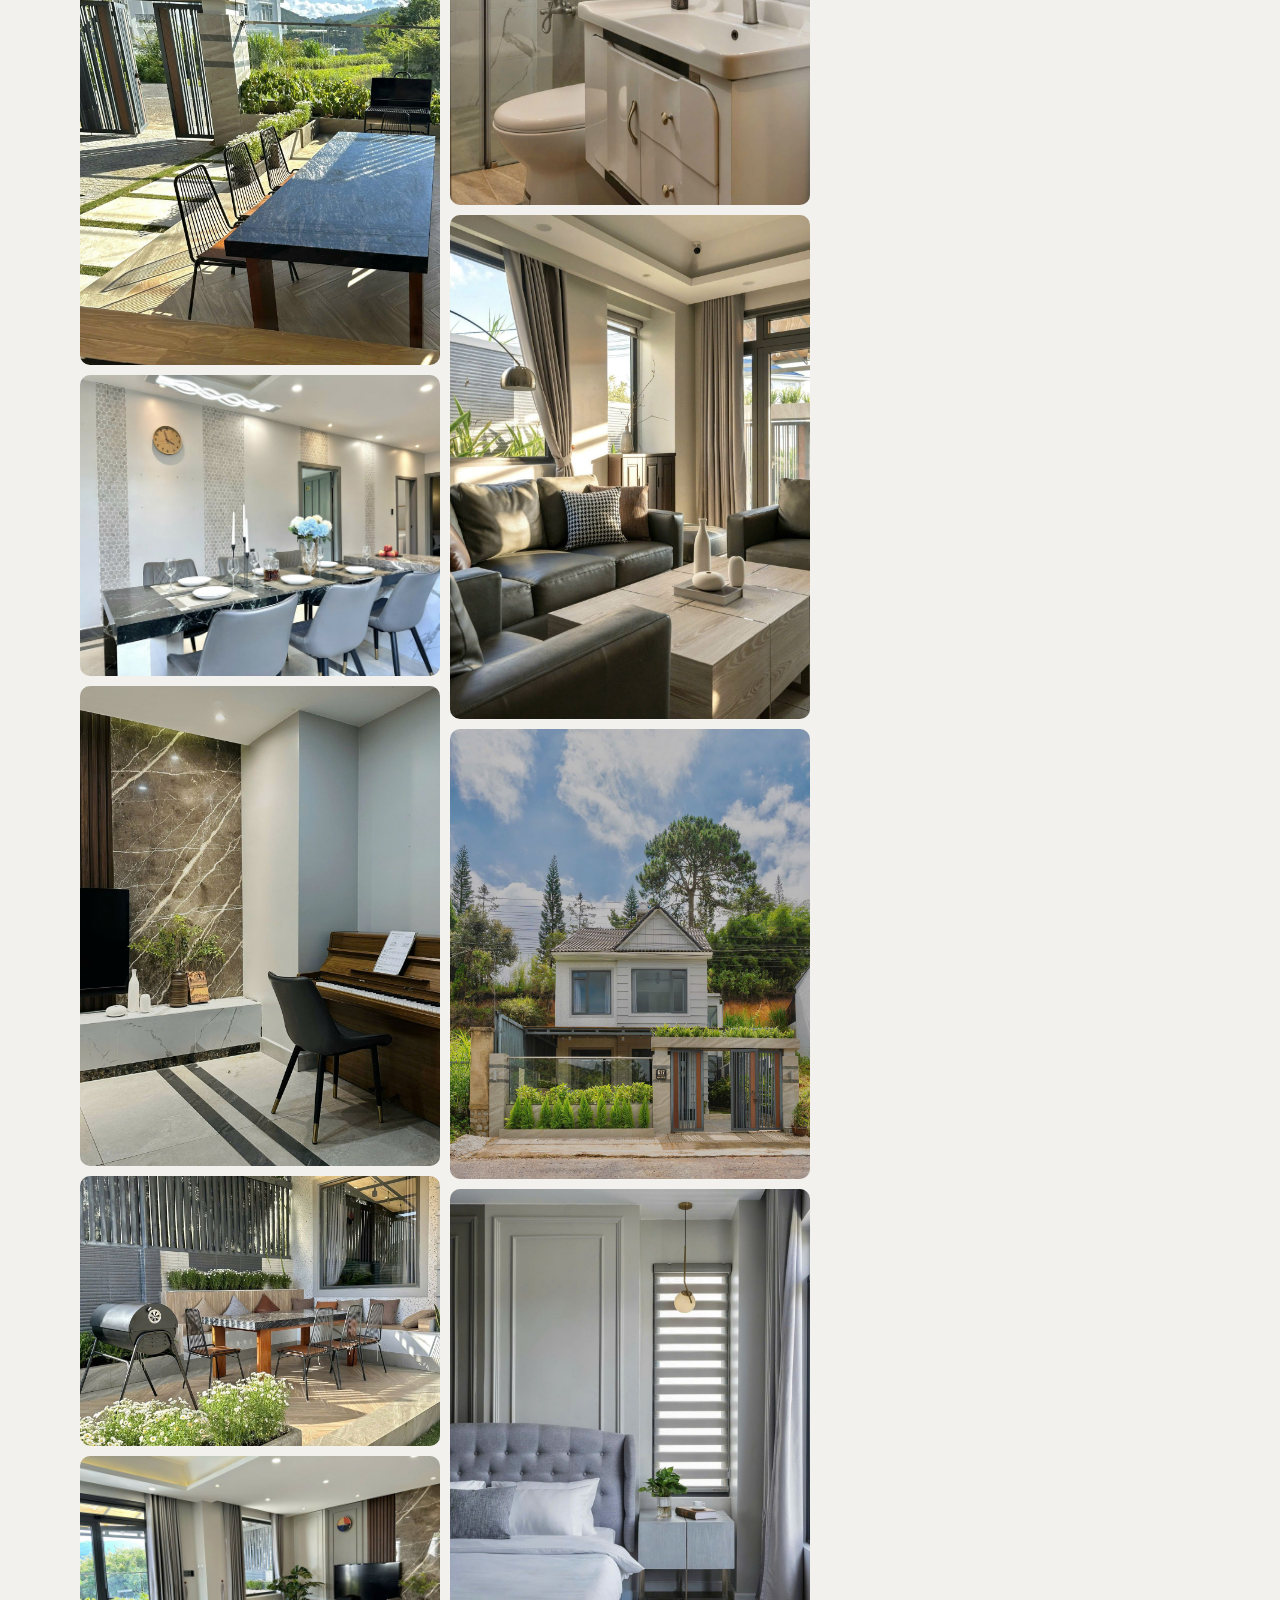
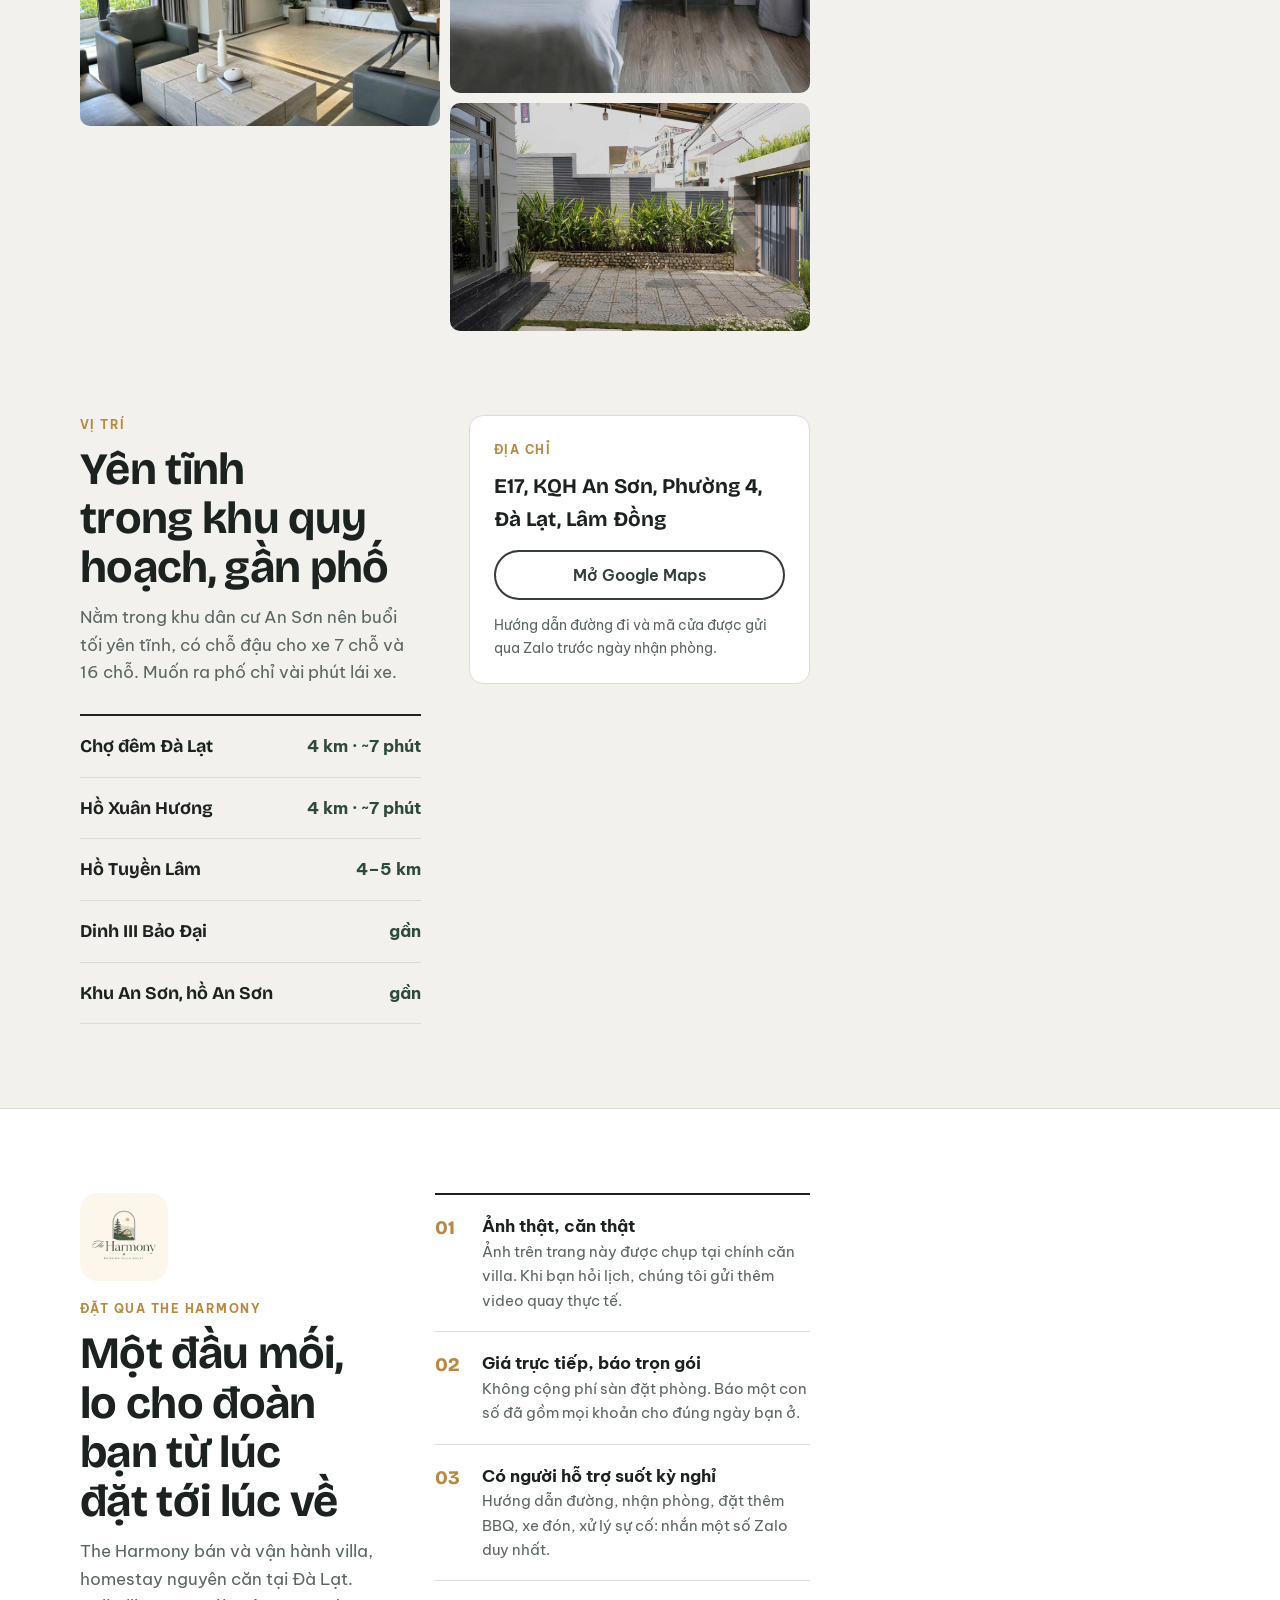
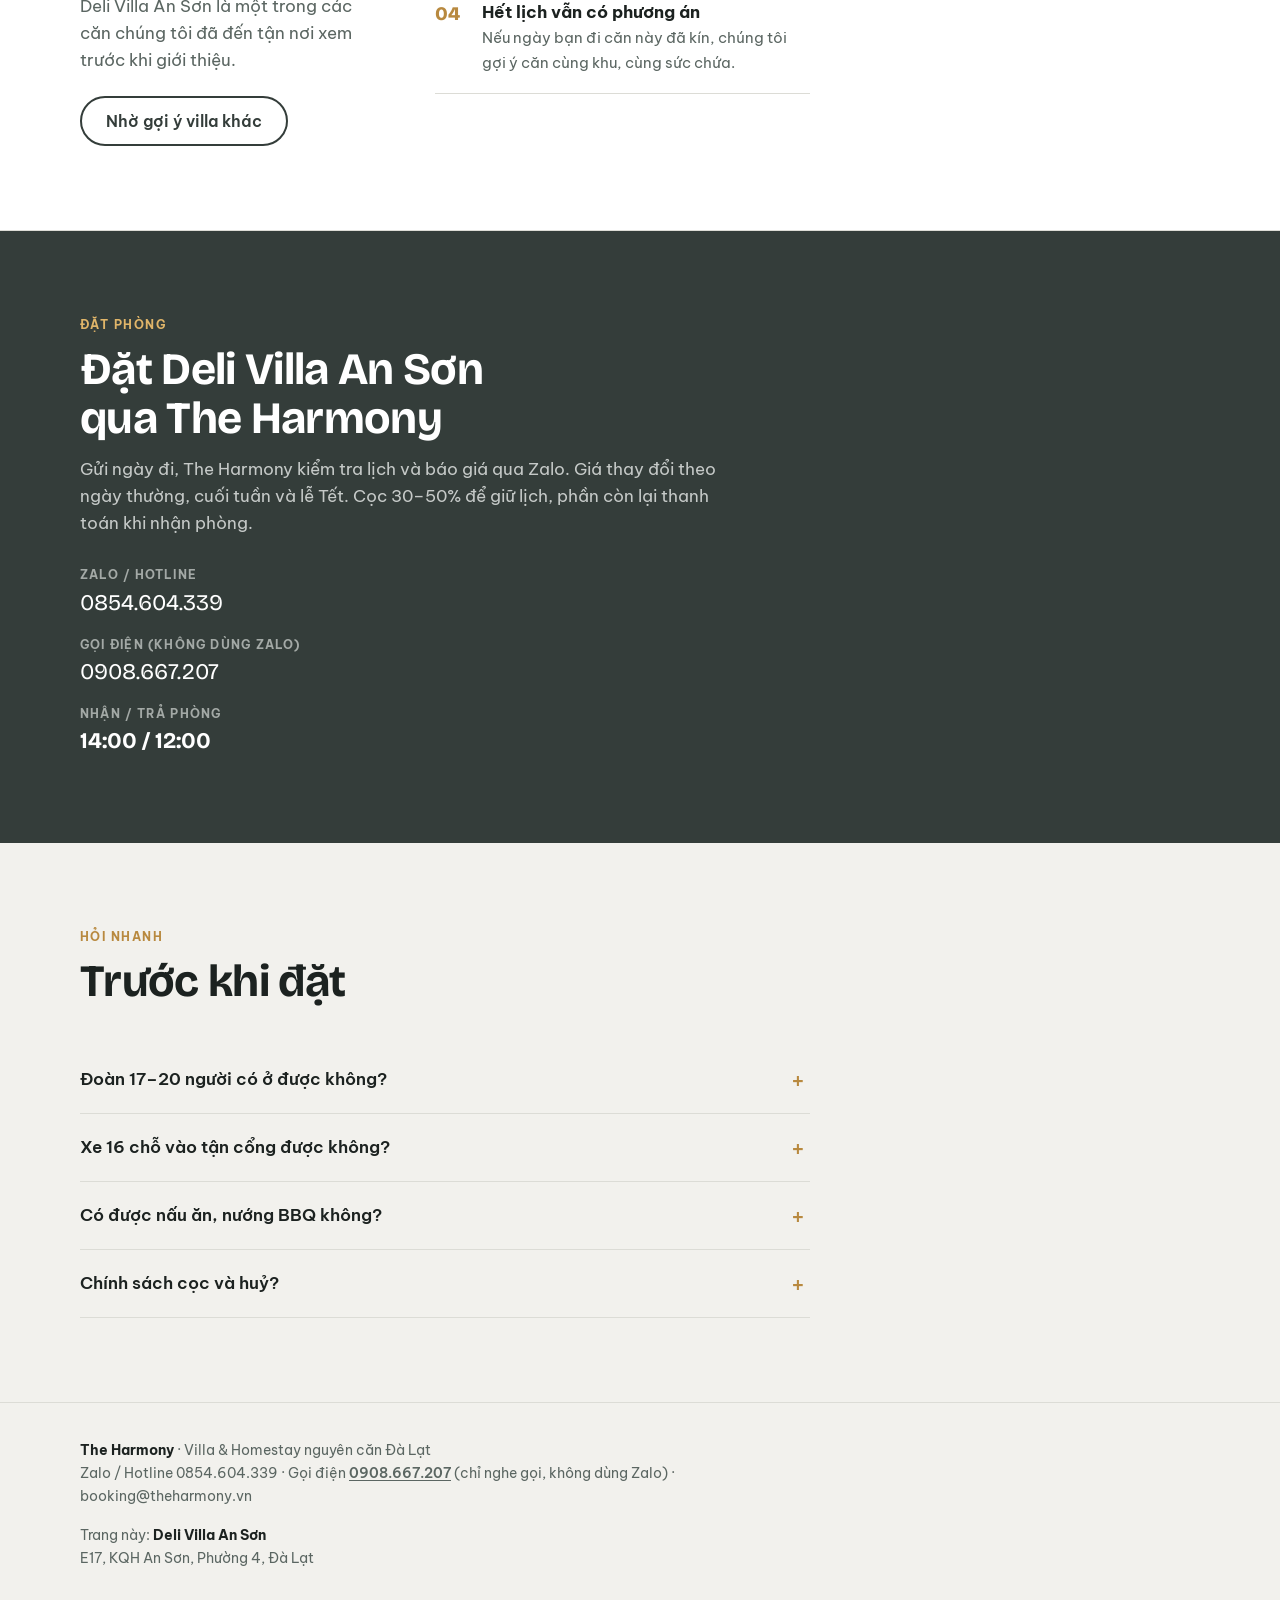
<file: villa/deli-an-son/index.html>
<!DOCTYPE html>
<html lang="vi">
<head>
<meta charset="UTF-8">
<meta name="viewport" content="width=device-width, initial-scale=1">
<title>Deli Villa An Sơn | The Harmony</title>
<meta name="description" content="The Harmony giới thiệu Deli Villa An Sơn – villa nguyên căn 5 phòng ngủ, 6 WC cho 10–16 khách tại Đà Lạt. Mỗi phòng có WC riêng, 2 phòng tầng trệt cho người lớn tuổi, khu BBQ có mái che, đậu được xe 16 chỗ. Cách chợ đêm 4 km.">
<meta property="og:title" content="Deli Villa An Sơn – 5 phòng ngủ, 10–16 khách | The Harmony Đà Lạt">
<meta property="og:description" content="Villa nguyên căn, mỗi phòng có WC riêng, BBQ có mái che, 7 phút tới chợ đêm. Nhắn Zalo để nhận báo giá theo ngày.">
<meta property="og:image" content="img/mat-tien.jpg">
<link rel="icon" type="image/png" href="img/logo.png">
<link rel="preconnect" href="https://fonts.googleapis.com">
<link rel="preconnect" href="https://fonts.gstatic.com" crossorigin>
<link href="https://fonts.googleapis.com/css2?family=Bricolage+Grotesque:opsz,wght@12..96,500;12..96,700;12..96,800&family=Be+Vietnam+Pro:wght@400;500;600;700&display=swap" rel="stylesheet">
<style>
/* Layout idea: tờ "hồ sơ căn" — số liệu căn nhà là nhân vật chính (5 · 6 · 16),
   ảnh thật xếp theo hành trình một ngày ở villa, nền đá xám ấm như nội thất căn. */
:root {
    --stone: #f2f1ed;       /* nền đá sáng như sàn villa */
    --paper: #ffffff;
    --ink: #1c2220;
    --muted: #5b6662;
    --line: #dcdcd6;
    --graphite: #343d3a;    /* xám than của sofa, tủ bếp */
    --pine: #2d4a3e;        /* rặng thông sau nhà */
    --brass: #b8893f;       /* tay nắm đồng ở bếp */
    --brass-ink: #241904;
    --font-display: "Bricolage Grotesque", "Be Vietnam Pro", system-ui, sans-serif;
    --font-body: "Be Vietnam Pro", system-ui, -apple-system, "Segoe UI", sans-serif;
    --r: 14px;
    color-scheme: light;
}
@media (prefers-color-scheme: dark) {
    :root:not([data-theme="light"]) {
        --stone: #121514; --paper: #1b201e; --ink: #ecefed; --muted: #a6b0ac; --line: #2d3431;
        --graphite: #d7ddda; --pine: #9cc3b0; --brass: #d6a95a; --brass-ink: #1f1500; color-scheme: dark;
    }
}
:root[data-theme="dark"] {
    --stone: #121514; --paper: #1b201e; --ink: #ecefed; --muted: #a6b0ac; --line: #2d3431;
    --graphite: #d7ddda; --pine: #9cc3b0; --brass: #d6a95a; --brass-ink: #1f1500; color-scheme: dark;
}

* { box-sizing: border-box; margin: 0; padding: 0; }
html { scroll-behavior: smooth; }
@media (prefers-reduced-motion: reduce) { html { scroll-behavior: auto; } * { transition: none !important; } }
body { font-family: var(--font-body); background: var(--stone); color: var(--ink); line-height: 1.6; font-size: 17px; }
img { max-width: 100%; display: block; }
h1, h2, h3 { font-family: var(--font-display); line-height: 1.1; letter-spacing: -0.015em; text-wrap: balance; }
.wrap { max-width: 1160px; margin: 0 auto; padding: 0 20px; }
:focus-visible { outline: 3px solid var(--brass); outline-offset: 3px; border-radius: 6px; }

.btn { display: inline-flex; align-items: center; justify-content: center; gap: 10px; padding: 15px 24px; border-radius: 999px;
       font: 600 1rem/1 var(--font-body); text-decoration: none; border: 2px solid transparent; cursor: pointer; transition: transform .15s ease, background-color .15s ease; }
.btn:hover { transform: translateY(-1px); }
.btn-main { background: var(--brass); color: var(--brass-ink); }
.btn-main:hover { background: #c99a4d; }
.btn-line { border-color: var(--graphite); color: var(--graphite); background: transparent; }
.btn svg { width: 20px; height: 20px; flex: none; }

/* Top bar */
.top { position: sticky; top: 0; z-index: 20; background: color-mix(in srgb, var(--stone) 90%, transparent); backdrop-filter: blur(10px); border-bottom: 1px solid var(--line); }
.top .wrap { display: flex; align-items: center; justify-content: space-between; height: 64px; gap: 14px; }
.brand { display: flex; align-items: center; gap: 10px; text-decoration: none; color: var(--ink); }
.brand img { width: 40px; height: 40px; border-radius: 10px; object-fit: cover; }
.brand b { font-family: var(--font-display); font-size: 1.15rem; display: block; line-height: 1.1; }
.brand small { font-size: .74rem; color: var(--muted); letter-spacing: .06em; text-transform: uppercase; }
.trail { font-size: .85rem; color: var(--muted); margin-bottom: 14px; }
.trail a { color: var(--muted); }
.harmony { background: var(--paper); border-top: 1px solid var(--line); border-bottom: 1px solid var(--line); }
.harmony-grid { display: grid; grid-template-columns: .9fr 1.1fr; gap: 48px; align-items: start; }
.harmony-logo { width: 88px; height: 88px; border-radius: 18px; margin-bottom: 18px; }
.promises { list-style: none; display: grid; gap: 0; border-top: 2px solid var(--ink); }
.promises li { padding: 18px 0; border-bottom: 1px solid var(--line); display: grid; grid-template-columns: 2.2rem 1fr; gap: 12px; }
.promises li > span { font-family: var(--font-display); font-weight: 800; color: var(--brass); font-size: 1.2rem; }
.promises b { display: block; font-size: 1.05rem; }
.promises p { color: var(--muted); font-size: .95rem; }
.harmony .btn { margin-top: 22px; }
/* Mini menu: Villa nguyên căn */
.vmenu { position: relative; }
.vmenu-btn { display: inline-flex; align-items: center; gap: 6px; font: 600 .93rem var(--font-body); color: var(--ink); background: transparent;
    border: 1px solid var(--line); border-radius: 999px; padding: 9px 14px; cursor: pointer; }
.vmenu-btn:hover, .vmenu-btn[aria-expanded="true"] { border-color: var(--graphite); }
.vmenu-btn svg { width: 14px; height: 14px; transition: transform .2s ease; }
.vmenu-btn[aria-expanded="true"] svg { transform: rotate(180deg); }
.vmenu-count { font-size: .75rem; font-weight: 700; background: var(--brass); color: var(--brass-ink); border-radius: 999px; padding: 1px 7px; }
.vpanel { position: absolute; top: calc(100% + 10px); left: 0; width: 380px; background: var(--paper); border: 1px solid var(--line);
    border-radius: var(--r); box-shadow: 0 18px 40px rgba(20,26,24,.18); padding: 10px; display: none; z-index: 40; }
.vpanel.open { display: block; }
.vpanel-head { display: flex; justify-content: space-between; align-items: baseline; padding: 6px 8px 10px; border-bottom: 1px solid var(--line); margin-bottom: 6px; }
.vpanel-head b { font-family: var(--font-display); font-size: 1.05rem; }
.vpanel-head span { font-size: .8rem; color: var(--muted); }
.vlist { list-style: none; display: grid; gap: 4px; max-height: min(60vh, 460px); overflow-y: auto; }
.vitem { display: grid; grid-template-columns: 76px 1fr; gap: 12px; align-items: center; padding: 8px; border-radius: 10px; text-decoration: none; color: var(--ink); }
.vitem:hover { background: var(--stone); }
.vitem img { width: 76px; height: 58px; object-fit: cover; border-radius: 8px; }
.vitem b { display: block; font-size: .98rem; }
.vitem small { display: block; font-size: .82rem; color: var(--muted); }
.vitem .here { display: inline-block; margin-top: 3px; font-size: .72rem; font-weight: 700; color: var(--pine); background: color-mix(in srgb, var(--pine) 12%, transparent); padding: 1px 8px; border-radius: 999px; }
.vitem[aria-current="page"] { background: var(--stone); }
.vpanel-foot { margin-top: 6px; padding: 10px 8px 4px; border-top: 1px solid var(--line); font-size: .86rem; color: var(--muted); }
.vpanel-foot a { color: var(--pine); font-weight: 600; }
.top-left { display: flex; align-items: center; gap: 18px; }
.top-name { font-family: var(--font-display); font-weight: 800; font-size: 1.15rem; text-decoration: none; color: var(--ink); }
.top-name span { color: var(--muted); font-weight: 500; font-family: var(--font-body); font-size: .85rem; margin-left: 6px; }
.top nav { display: flex; align-items: center; gap: 20px; font-size: .93rem; font-weight: 500; }
.top nav a:not(.btn) { color: var(--muted); text-decoration: none; }
.top nav a:not(.btn):hover { color: var(--ink); }
.top .btn { padding: 10px 18px; font-size: .92rem; }

/* Hero */
.hero { padding: 48px 0 40px; }
.hero-grid { display: grid; grid-template-columns: 1.05fr .95fr; gap: 48px; align-items: center; }
.kicker { display: inline-flex; gap: 8px; align-items: center; font-size: .85rem; font-weight: 600; color: var(--pine);
          background: color-mix(in srgb, var(--pine) 10%, transparent); padding: 6px 12px; border-radius: 999px; }
.hero h1 { font-size: clamp(2.6rem, 6vw, 4.8rem); font-weight: 800; margin: 18px 0 16px; }
.hero h1 small { display: block; font-size: .42em; font-weight: 600; color: var(--muted); letter-spacing: 0; margin-top: 8px; }
.hero p.lead { font-size: 1.15rem; color: var(--muted); max-width: 33rem; }
.cta { display: flex; flex-wrap: wrap; gap: 12px; margin-top: 28px; }
.hero-photo { position: relative; border-radius: 22px; overflow: hidden; aspect-ratio: 4 / 5; }
.hero-photo img { width: 100%; height: 100%; object-fit: cover; }
.hero-photo figcaption { position: absolute; left: 14px; bottom: 14px; background: rgba(20,26,24,.72); color: #fff; font-size: .82rem;
    padding: 6px 12px; border-radius: 999px; backdrop-filter: blur(6px); }

/* Numbers */
.numbers { display: grid; grid-template-columns: repeat(5, 1fr); border-top: 2px solid var(--ink); border-bottom: 1px solid var(--line); margin-top: 48px; }
.num { padding: 20px 18px 18px 0; }
.num + .num { padding-left: 18px; border-left: 1px solid var(--line); }
.num b { display: block; font-family: var(--font-display); font-size: clamp(2.2rem, 4.4vw, 3.4rem); font-weight: 800; line-height: 1; font-variant-numeric: tabular-nums; }
.num span { display: block; margin-top: 8px; font-size: .92rem; color: var(--muted); }

/* Section heads */
section.block { padding: 84px 0; }
.eyebrow { font-size: .78rem; font-weight: 700; letter-spacing: .12em; text-transform: uppercase; color: var(--brass); margin-bottom: 10px; }
.block h2 { font-size: clamp(1.9rem, 3.6vw, 2.8rem); max-width: 22ch; }
.block .intro { color: var(--muted); max-width: 40rem; margin-top: 12px; }
.head { margin-bottom: 40px; }

/* Highlights: alternating photo rows */
.rows { display: grid; gap: 56px; }
.row { display: grid; grid-template-columns: 1.15fr 1fr; gap: 44px; align-items: center; }
.row:nth-child(even) .row-img { order: 2; }
.row-img { border-radius: var(--r); overflow: hidden; aspect-ratio: 3 / 2; }
.row-img img { width: 100%; height: 100%; object-fit: cover; }
.row-tag { font-family: var(--font-display); font-weight: 800; font-size: 1rem; color: var(--pine); margin-bottom: 8px; }
.row h3 { font-size: clamp(1.5rem, 2.6vw, 2rem); margin-bottom: 12px; }
.row p { color: var(--muted); max-width: 32rem; }
.row ul { list-style: none; margin-top: 16px; display: grid; gap: 8px; }
.row li { display: flex; gap: 10px; align-items: baseline; }
.row li::before { content: ""; width: 8px; height: 8px; flex: none; background: var(--brass); border-radius: 2px; transform: translateY(-1px); }

/* Rooms */
.rooms { background: var(--paper); border-top: 1px solid var(--line); border-bottom: 1px solid var(--line); }
.room-plan { display: grid; grid-template-columns: repeat(5, 1fr); gap: 12px; margin-bottom: 32px; }
.room { border: 1px solid var(--line); border-radius: 12px; padding: 16px; background: var(--stone); }
.room b { font-family: var(--font-display); font-size: 1.05rem; display: block; }
.room span { font-size: .88rem; color: var(--muted); }
.beds { display: flex; gap: 6px; margin: 12px 0 10px; }
.bed { height: 26px; border-radius: 5px; border: 2px solid var(--graphite); position: relative; }
.bed::before { content: ""; position: absolute; top: 3px; left: 3px; right: 3px; height: 6px; border-radius: 3px; background: var(--graphite); opacity: .35; }
.bed.big { width: 44px; } .bed.small { width: 30px; }
.room-photos { display: grid; grid-template-columns: 2fr 1fr 1fr; grid-auto-rows: 200px; gap: 10px; }
.room-photos img { width: 100%; height: 100%; object-fit: cover; border-radius: 10px; cursor: zoom-in; }
.room-photos img:first-child { grid-row: span 2; }
.note { font-size: .88rem; color: var(--muted); margin-top: 14px; }

/* Gallery */
.gallery { columns: 3 260px; column-gap: 10px; }
.gallery button { display: block; width: 100%; margin: 0 0 10px; border: 0; padding: 0; background: none; cursor: zoom-in; border-radius: 10px; overflow: hidden; break-inside: avoid; }
.gallery img { width: 100%; transition: transform .3s ease; }
.gallery button:hover img { transform: scale(1.03); }

/* Lightbox */
.lb { position: fixed; inset: 0; z-index: 50; background: rgba(10,12,11,.92); display: none; align-items: center; justify-content: center; padding: 56px 16px; }
.lb.open { display: flex; }
.lb img { max-height: 100%; max-width: 100%; border-radius: 8px; object-fit: contain; }
.lb button { position: absolute; background: rgba(255,255,255,.14); color: #fff; border: 0; width: 46px; height: 46px; border-radius: 50%; font-size: 1.4rem; cursor: pointer; }
.lb .x { top: 12px; right: 12px; } .lb .p { left: 12px; top: 50%; } .lb .n { right: 12px; top: 50%; }
.lb-count { position: absolute; bottom: 16px; left: 0; right: 0; text-align: center; color: #ddd; font-size: .9rem; }

/* Location */
.loc { display: grid; grid-template-columns: 1fr 1fr; gap: 48px; align-items: start; }
.dist { list-style: none; border-top: 2px solid var(--ink); }
.dist li { display: grid; grid-template-columns: 1fr auto; gap: 12px; padding: 16px 0; border-bottom: 1px solid var(--line); align-items: baseline; }
.dist strong { font-family: var(--font-display); font-size: 1.12rem; }
.dist em { font-style: normal; font-variant-numeric: tabular-nums; font-weight: 700; color: var(--pine); white-space: nowrap; }
.addr { background: var(--paper); border: 1px solid var(--line); border-radius: var(--r); padding: 24px; }
.addr b { display: block; font-family: var(--font-display); font-size: 1.3rem; margin: 6px 0 14px; }
.addr .btn { width: 100%; }

/* Booking */
.book { background: var(--graphite); color: #eef1ef; }
:root[data-theme="dark"] .book { background: #232a27; }
@media (prefers-color-scheme: dark) { :root:not([data-theme="light"]) .book { background: #232a27; } }
.book .eyebrow { color: #e0b569; }
.book h2 { color: #fff; }
.book .intro { color: rgba(238,241,239,.78); }
.book-grid { display: grid; grid-template-columns: .9fr 1.1fr; gap: 48px; align-items: start; }
.book-lines { list-style: none; margin-top: 28px; display: grid; gap: 14px; }
.book-lines small { display: block; font-size: .76rem; letter-spacing: .1em; text-transform: uppercase; color: rgba(238,241,239,.6); font-weight: 700; }
.book-lines a, .book-lines strong { font-family: var(--font-display); font-size: 1.4rem; color: #fff; text-decoration: none; }
form.quick { background: var(--paper); color: var(--ink); border-radius: var(--r); padding: 26px; display: grid; gap: 14px; }
.two { display: grid; grid-template-columns: 1fr 1fr; gap: 12px; }
.field { display: grid; gap: 6px; min-width: 0; }
.field label { font-size: .85rem; font-weight: 600; }
.field input, .field textarea { width: 100%; min-width: 0; font: 500 1rem var(--font-body); color: var(--ink); background: var(--stone); border: 1px solid var(--line); border-radius: 10px; padding: 12px 14px; }
.field textarea { min-height: 76px; resize: vertical; }
.chips { display: flex; flex-wrap: wrap; gap: 8px; }
.chips label { white-space: nowrap; display: inline-flex; align-items: center; gap: 6px; border: 1px solid var(--line); border-radius: 999px; padding: 7px 12px; font-size: .88rem; cursor: pointer; background: var(--stone); }
.chips input { accent-color: var(--pine); }
.chips label:has(input:checked) { border-color: var(--pine); background: color-mix(in srgb, var(--pine) 10%, var(--stone)); }
form.quick .btn { width: 100%; padding: 17px; font-size: 1.05rem; }
.fit { font-size: .9rem; padding: 10px 12px; border-radius: 10px; background: var(--stone); color: var(--muted); }
.fit.warn { background: #fdf3e2; color: #7a4f06; }
.msg { font-size: .85rem; color: var(--muted); text-align: center; }
.done { display: none; border: 1px solid var(--line); border-radius: 12px; padding: 14px; font-size: .95rem; }
.done.show { display: block; }
.done pre { white-space: pre-wrap; font: .9rem/1.5 var(--font-body); color: var(--muted); background: var(--stone); padding: 10px 12px; border-radius: 8px; margin: 8px 0 12px; }
.done .btn { width: auto; padding: 12px 18px; font-size: .95rem; }

/* FAQ */
.faq { max-width: 800px; }
.faq details { border-bottom: 1px solid var(--line); }
.faq summary { list-style: none; cursor: pointer; padding: 20px 40px 20px 0; font-weight: 600; font-size: 1.05rem; position: relative; }
.faq summary::-webkit-details-marker { display: none; }
.faq summary::after { content: "+"; position: absolute; right: 4px; top: 14px; font-size: 1.6rem; font-weight: 400; color: var(--brass); }
.faq details[open] summary::after { content: "–"; }
.faq details p { padding-bottom: 20px; color: var(--muted); max-width: 65ch; }

footer { border-top: 1px solid var(--line); padding: 36px 0 110px; font-size: .9rem; color: var(--muted); }
footer .wrap { display: flex; flex-wrap: wrap; justify-content: space-between; gap: 16px; }
footer b { color: var(--ink); }
.float { position: fixed; left: 16px; right: 16px; bottom: 16px; z-index: 30; display: none; box-shadow: 0 10px 28px rgba(0,0,0,.25); }

@media (max-width: 960px) {
    .hero-grid, .loc, .book-grid, .harmony-grid { grid-template-columns: 1fr; gap: 32px; }
    .hero-photo { aspect-ratio: 4 / 3; order: -1; }
    .numbers { grid-template-columns: repeat(3, 1fr); }
    .num:nth-child(4) { padding-left: 0; border-left: 0; }
    .num:nth-child(n+4) { border-top: 1px solid var(--line); }
    .row { grid-template-columns: 1fr; gap: 20px; }
    .row:nth-child(even) .row-img { order: 0; }
    .room-plan { grid-template-columns: repeat(3, 1fr); }
}
@media (max-width: 640px) {
    body { font-size: 16px; }
    .top nav, .brand small, .brand b { display: none; }
    .top-left { gap: 10px; }
    .vmenu { position: static; }
    .vpanel { left: 12px; right: 12px; width: auto; top: calc(100% + 6px); }
    .hero { padding-top: 20px; }
    .cta .btn { flex: 1 1 100%; }
    .numbers { grid-template-columns: 1fr 1fr; }
    .num, .num + .num { padding: 16px 12px 14px 0; border-left: 0; }
    .num:nth-child(even) { padding-left: 14px; border-left: 1px solid var(--line); }
    .num:nth-child(n+3) { border-top: 1px solid var(--line); }
    .num:last-child { grid-column: 1 / -1; padding-left: 0; border-left: 0; }
    section.block { padding: 60px 0; }
    .room-plan { grid-template-columns: 1fr 1fr; }
    .room-photos { grid-template-columns: 1fr 1fr; grid-auto-rows: 140px; }
    .room-photos img:first-child { grid-column: 1 / -1; grid-row: span 2; }
    .two { grid-template-columns: 1fr; }
    form.quick { padding: 20px; }
    .float { display: flex; }
}

/* Tìm kiếm villa */
.hsearch { margin-top: 30px; max-width: 640px; background: var(--paper); color: var(--ink); border-radius: 16px; padding: 14px; box-shadow: 0 18px 40px rgba(0,0,0,.25); }
.hsearch label { display: block; font: 700 .95rem var(--font-display); padding: 2px 6px 10px; }
.hsearch-row { display: flex; gap: 8px; }
.hsearch input { flex: 1; min-width: 0; font: 400 1rem var(--font-body); color: var(--ink); background: var(--stone); border: 1px solid var(--line); border-radius: 10px; padding: 13px 14px; }
.hsearch input:focus { outline: 2px solid var(--brass); outline-offset: 1px; }
.hsearch button[type=submit] { font: 700 .98rem var(--font-body); background: var(--brass); color: var(--brass-ink); border: 0; border-radius: 10px; padding: 0 20px; cursor: pointer; }
.qchips { display: flex; flex-wrap: wrap; gap: 6px; padding: 12px 2px 2px; }
.qchips button { font: 600 .84rem var(--font-body); color: var(--ink); background: transparent; border: 1px solid var(--line); border-radius: 999px; padding: 5px 12px; cursor: pointer; }
.qchips button:hover { border-color: var(--graphite); background: var(--stone); }
.search-status { min-height: 1.4em; margin: -8px 0 18px; color: var(--muted); }
.search-status:empty { display: none; }
.search-status b { color: var(--ink); }
.search-status button { font: 600 .9rem var(--font-body); color: var(--pine); background: none; border: 0; text-decoration: underline; cursor: pointer; padding: 0; }
.card[hidden] { display: none; }
.card-why { background: color-mix(in srgb, var(--pine) 9%, transparent); border-radius: 10px; padding: 10px 12px; display: grid; gap: 3px; font-size: .9rem; }
.card-why b { font-size: .78rem; text-transform: uppercase; letter-spacing: .06em; color: var(--pine); }
.card-why span::before { content: "✓ "; color: var(--pine); font-weight: 700; }
.cards-empty { border: 1px dashed var(--line); border-radius: var(--r); padding: 28px; text-align: center; color: var(--muted); }
.cards-empty a { color: var(--pine); font-weight: 700; }
.vsearch { padding: 0 4px 8px; }
.vsearch input { width: 100%; font: 400 .95rem var(--font-body); color: var(--ink); background: var(--stone); border: 1px solid var(--line); border-radius: 10px; padding: 10px 12px; }
.vsearch input:focus { outline: 2px solid var(--brass); outline-offset: 1px; }
.vitem small.vwhy { color: var(--pine); font-weight: 600; }
.vempty { padding: 14px 8px; color: var(--muted); font-size: .9rem; }
.vempty a { color: var(--pine); font-weight: 700; }
@media (max-width: 640px) { .hsearch-row { flex-direction: column; } .hsearch button[type=submit] { padding: 12px; } }
footer a { color: inherit; font-weight: 600; text-decoration: underline; text-underline-offset: 2px; }

/* Form đặt phòng dạng sticky bên phải (máy tính) */
.quick-head { display: none; }
@media (min-width: 1180px) {
    body.dock main > section:not(.hero) > .wrap, body.dock footer .wrap { padding-right: 410px; }
    body.dock .book-grid { grid-template-columns: 1fr; }
    body.dock form.quick {
        position: fixed; z-index: 15; top: 84px; width: 370px;
        right: max(20px, calc((100vw - 1160px) / 2 + 20px));
        max-height: calc(100vh - 100px); overflow-y: auto; overscroll-behavior: contain;
        padding: 20px; gap: 11px; border: 1px solid var(--line); box-shadow: 0 18px 44px rgba(20,26,24,.18);
        transition: opacity .25s ease, transform .25s ease, visibility .25s;
    }
    body.dock:not(.dock-on) form.quick { opacity: 0; visibility: hidden; transform: translateY(12px); }
    body.dock form.quick .quick-head { display: flex; justify-content: space-between; align-items: baseline; gap: 10px; padding-bottom: 10px; border-bottom: 1px solid var(--line); }
    .quick-head b { font: 700 1.15rem var(--font-display); }
    .quick-head span { font-size: .8rem; color: var(--muted); }
    body.dock form.quick .field textarea { min-height: 54px; }
    body.dock form.quick .btn { padding: 14px; }
    body.dock form.quick.flash { box-shadow: 0 0 0 3px var(--brass), 0 18px 44px rgba(20,26,24,.18); }
}
</style>
</head>
<body>

<header class="top">
    <div class="wrap">
        <div class="top-left">
            <a class="brand" href="../../" aria-label="The Harmony – trang chủ">
                <img src="img/logo.png" alt="">
                <span><b>The Harmony</b><small>Villa & Homestay Đà Lạt</small></span>
            </a>
            <div class="vmenu">
                <button class="vmenu-btn" id="vmenu-btn" type="button" aria-expanded="false" aria-controls="vpanel">
                    Villa nguyên căn <span class="vmenu-count" id="vmenu-count">1</span>
                    <svg viewBox="0 0 24 24" fill="none" stroke="currentColor" stroke-width="2.5" aria-hidden="true"><path d="m6 9 6 6 6-6"/></svg>
                </button>
                <div class="vpanel" id="vpanel">
                    <div class="vpanel-head"><b>Villa nguyên căn</b><span id="vpanel-sub"></span></div>
                    <div class="vsearch"><input id="vsearch" type="search" placeholder="Tìm: 12 người, karaoke, bida…" aria-label="Tìm villa theo số người hoặc tiện ích" autocomplete="off"></div>
                    <ul class="vlist" id="vlist"></ul>
                    <p class="vpanel-foot">Chưa thấy căn hợp? <a href="https://zalo.me/0854604339" target="_blank" rel="noopener">Nhắn Zalo để được gợi ý</a></p>
                </div>
            </div>
        </div>
        <nav aria-label="Điều hướng">
            <a href="#phong">Phòng ngủ</a>
            <a href="#anh">Ảnh</a>
            <a href="#vi-tri">Vị trí</a>
            <a href="#the-harmony">Về The Harmony</a>
            <a class="btn btn-main" href="#dat-phong">Kiểm tra lịch trống</a>
        </nav>
    </div>
</header>

<main id="top">
    <!-- HERO -->
    <section class="hero">
        <div class="wrap">
            <div class="hero-grid">
                <div>
                    <p class="trail"><a href="../../">The Harmony</a> › <a href="../../#villa">Villa nguyên căn</a> › An Sơn, Đà Lạt</p>
                    <span class="kicker">The Harmony giới thiệu · 5 phòng ngủ · 10–16 khách</span>
                    <h1>Deli Villa An Sơn<small>Cả đoàn 10–16 người, chung một mái nhà, mỗi người một phòng tắm.</small></h1>
                    <p class="lead">5 phòng ngủ đều có WC riêng, 2 phòng ngay tầng trệt cho ông bà và các bé, khu BBQ có mái che. Lái xe 7 phút là tới chợ đêm và Hồ Xuân Hương.</p>
                    <div class="cta">
                        <a class="btn btn-main" href="#dat-phong">
                            <svg viewBox="0 0 24 24" fill="none" stroke="currentColor" stroke-width="2" aria-hidden="true"><rect x="3" y="5" width="18" height="16" rx="2"/><path d="M3 10h18M8 3v4M16 3v4"/></svg>
                            Chọn ngày, nhận báo giá
                        </a>
                        <a class="btn btn-line" href="https://zalo.me/0854604339" target="_blank" rel="noopener">Zalo 0854.604.339</a>
                    </div>
                </div>
                <figure class="hero-photo">
                    <img src="img/mat-tien.jpg" alt="Mặt tiền Deli Villa An Sơn, mái ngói xám, phía sau là rặng thông">
                    <figcaption>Ảnh thật tại villa</figcaption>
                </figure>
            </div>

            <div class="numbers" aria-label="Thông số nhanh">
                <div class="num"><b>5</b><span>phòng ngủ<br>3 phòng đơn · 2 phòng đôi</span></div>
                <div class="num"><b>6</b><span>WC, phòng nào cũng có toilet riêng</span></div>
                <div class="num"><b>10–16</b><span>khách thoải mái</span></div>
                <div class="num"><b>7'</b><span>lái xe tới chợ đêm, Hồ Xuân Hương (4 km)</span></div>
                <div class="num"><b>4–5</b><span>km tới Hồ Tuyền Lâm</span></div>
            </div>
        </div>
    </section>

    <!-- HIGHLIGHTS -->
    <section class="block" style="padding-top: 40px;">
        <div class="wrap">
            <div class="head">
                <p class="eyebrow">Vì sao đoàn đông chọn căn này</p>
                <h2>Những thứ đoàn đông hay phải hỏi, ở đây đã có sẵn.</h2>
            </div>
            <div class="rows">
                <div class="row">
                    <div class="row-img"><img src="img/wc.jpg" alt="Phòng tắm kính, lavabo đá, có vòi sen" loading="lazy"></div>
                    <div>
                        <p class="row-tag">01 · Không phải xếp hàng chờ tắm</p>
                        <h3>Phòng nào cũng có toilet riêng</h3>
                        <p>16 người, 6 WC. Buổi sáng trước khi đi chơi không ai phải đứng chờ ngoài cửa phòng tắm.</p>
                    </div>
                </div>
                <div class="row">
                    <div class="row-img"><img src="img/phong-tang-tret.jpg" alt="Phòng ngủ tầng trệt, giường lớn, cửa sổ nhìn ra cây xanh" loading="lazy"></div>
                    <div>
                        <p class="row-tag">02 · Đi cùng ông bà, con nhỏ</p>
                        <h3>2 phòng ngủ ngay tầng trệt</h3>
                        <p>Người lớn tuổi và các bé ở tầng dưới, không phải leo cầu thang. Các bạn trẻ ở tầng trên, ai cũng có không gian riêng.</p>
                    </div>
                </div>
                <div class="row">
                    <div class="row-img"><img src="img/bbq.jpg" alt="Khu BBQ có mái che, bàn dài, lò nướng và hoa trắng" loading="lazy"></div>
                    <div>
                        <p class="row-tag">03 · Đà Lạt hay mưa chiều</p>
                        <h3>Khu BBQ có mái che</h3>
                        <p>Mưa vẫn nướng được. Bàn dài ngoài trời ngồi đủ cả đoàn, tối se lạnh quây quần nướng thịt, nấu lẩu.</p>
                        <ul><li>Lò nướng, bàn ghế ngoài trời</li><li>Bếp trong nhà đầy đủ dụng cụ để sơ chế</li></ul>
                    </div>
                </div>
                <div class="row">
                    <div class="row-img"><img src="img/phong-khach-bep.jpg" alt="Phòng khách, bàn ăn dài và bếp liền nhau" loading="lazy"></div>
                    <div>
                        <p class="row-tag">04 · Chỗ để cả đoàn ở cùng nhau</p>
                        <h3>Phòng khách, bếp, phòng ăn liền mạch</h3>
                        <p>Nội thất mới, tông xám hiện đại. Bàn ăn dài, sofa rộng, bếp đủ tủ lạnh lớn, máy rửa bát, lò vi sóng. Có cả một cây đàn piano ở góc nhà.</p>
                    </div>
                </div>
            </div>
        </div>
    </section>

    <!-- ROOMS -->
    <section class="block rooms" id="phong">
        <div class="wrap">
            <div class="head">
                <p class="eyebrow">Chỗ ngủ</p>
                <h2>5 phòng ngủ cho 10–16 người</h2>
                <p class="intro">3 phòng đơn (1 giường) và 2 phòng đôi (2 giường), phòng nào cũng có WC riêng. 2 trong 5 phòng nằm ở tầng trệt. Cần thêm nệm phụ, bạn báo trước để được chuẩn bị.</p>
            </div>
            <div class="room-plan" aria-label="Cơ cấu phòng">
                <div class="room"><b>Phòng đơn</b><div class="beds"><i class="bed big"></i></div><span>1 giường · WC riêng</span></div>
                <div class="room"><b>Phòng đơn</b><div class="beds"><i class="bed big"></i></div><span>1 giường · WC riêng</span></div>
                <div class="room"><b>Phòng đơn</b><div class="beds"><i class="bed big"></i></div><span>1 giường · WC riêng</span></div>
                <div class="room"><b>Phòng đôi</b><div class="beds"><i class="bed big"></i><i class="bed big"></i></div><span>2 giường · WC riêng</span></div>
                <div class="room"><b>Phòng đôi</b><div class="beds"><i class="bed big"></i><i class="bed big"></i></div><span>2 giường · WC riêng</span></div>
            </div>
            <div class="room-photos">
                <img src="img/phong-doi-view.jpg" alt="Phòng đôi 2 giường, sofa, cửa kính nhìn ra đồi" loading="lazy" data-lb>
                <img src="img/phong-don.jpg" alt="Phòng đơn giường lớn đầu giường bọc nệm" loading="lazy" data-lb>
                <img src="img/phong-doi-3.jpg" alt="Phòng đôi 2 giường" loading="lazy" data-lb>
                <img src="img/phong-doi-2.jpg" alt="Phòng đôi có bàn làm việc và sofa" loading="lazy" data-lb>
                <img src="img/phong-don-2.jpg" alt="Phòng đơn tông xám ấm" loading="lazy" data-lb>
            </div>
            <p class="note">Vị trí cụ thể từng phòng được gửi kèm video khi bạn hỏi lịch.</p>
        </div>
    </section>

    <!-- GALLERY -->
    <section class="block" id="anh">
        <div class="wrap">
            <div class="head">
                <p class="eyebrow">Ảnh thật</p>
                <h2>Đi một vòng quanh villa</h2>
                <p class="intro">Bấm vào ảnh để xem lớn.</p>
            </div>
            <div class="gallery" id="gallery">
                <button type="button"><img src="img/phong-khach.jpg" alt="Phòng khách sofa da, cửa kính lớn" loading="lazy"></button>
                <button type="button"><img src="img/ban-an-dai.jpg" alt="Bàn ăn dài nhìn ra sân" loading="lazy"></button>
                <button type="button"><img src="img/bep.jpg" alt="Bếp chữ L tủ xám, máy rửa bát" loading="lazy"></button>
                <button type="button"><img src="img/san-thuong-view.jpg" alt="Bàn ngoài trời nhìn ra đồi" loading="lazy"></button>
                <button type="button"><img src="img/ban-an.jpg" alt="Bàn ăn mặt đá đen, ghế xám" loading="lazy"></button>
                <button type="button"><img src="img/piano.jpg" alt="Góc đàn piano" loading="lazy"></button>
                <button type="button"><img src="img/bbq-2.jpg" alt="Khu BBQ nhìn từ góc khác" loading="lazy"></button>
                <button type="button"><img src="img/phong-khach-2.jpg" alt="Phòng khách và TV" loading="lazy"></button>
                <button type="button"><img src="img/phong-doi.jpg" alt="Phòng đôi nhìn ra đồi" loading="lazy"></button>
                <button type="button"><img src="img/loi-di-vuon.jpg" alt="Lối đi lát đá trong vườn" loading="lazy"></button>
                <button type="button"><img src="img/wc-2.jpg" alt="Phòng tắm vách kính" loading="lazy"></button>
                <button type="button"><img src="img/phong-khach-3.jpg" alt="Sofa và cửa kính đón nắng" loading="lazy"></button>
                <button type="button"><img src="img/mat-tien-2.jpg" alt="Mặt tiền villa và cổng" loading="lazy"></button>
                <button type="button"><img src="img/phong-don-3.jpg" alt="Phòng ngủ đơn đầu giường bọc nệm" loading="lazy"></button>
                <button type="button"><img src="img/san-vuon.jpg" alt="Sân lát đá và cây xanh" loading="lazy"></button>
            </div>
        </div>
    </section>

    <!-- LOCATION -->
    <section class="block" id="vi-tri" style="padding-top: 0;">
        <div class="wrap loc">
            <div>
                <p class="eyebrow">Vị trí</p>
                <h2>Yên tĩnh trong khu quy hoạch, gần phố</h2>
                <p class="intro" style="margin-bottom: 28px;">Nằm trong khu dân cư An Sơn nên buổi tối yên tĩnh, có chỗ đậu cho xe 7 chỗ và 16 chỗ. Muốn ra phố chỉ vài phút lái xe.</p>
                <ul class="dist">
                    <li><strong>Chợ đêm Đà Lạt</strong><em>4 km · ~7 phút</em></li>
                    <li><strong>Hồ Xuân Hương</strong><em>4 km · ~7 phút</em></li>
                    <li><strong>Hồ Tuyền Lâm</strong><em>4–5 km</em></li>
                    <li><strong>Dinh III Bảo Đại</strong><em>gần</em></li>
                    <li><strong>Khu An Sơn, hồ An Sơn</strong><em>gần</em></li>
                </ul>
            </div>
            <div class="addr">
                <p class="eyebrow">Địa chỉ</p>
                <b>E17, KQH An Sơn, Phường 4, Đà Lạt, Lâm Đồng</b>
                <a class="btn btn-line" href="https://www.google.com/maps/search/?api=1&query=KQH+An+S%C6%A1n+Ph%C6%B0%E1%BB%9Dng+4+%C4%90%C3%A0+L%E1%BA%A1t" target="_blank" rel="noopener">Mở Google Maps</a>
                <p class="note">Hướng dẫn đường đi và mã cửa được gửi qua Zalo trước ngày nhận phòng.</p>
            </div>
        </div>
    </section>

    <!-- THE HARMONY -->
    <section class="block harmony" id="the-harmony">
        <div class="wrap harmony-grid">
            <div>
                <img class="harmony-logo" src="img/logo.png" alt="Logo The Harmony">
                <p class="eyebrow">Đặt qua The Harmony</p>
                <h2>Một đầu mối, lo cho đoàn bạn từ lúc đặt tới lúc về</h2>
                <p class="intro">The Harmony bán và vận hành villa, homestay nguyên căn tại Đà Lạt. Deli Villa An Sơn là một trong các căn chúng tôi đã đến tận nơi xem trước khi giới thiệu.</p>
                <a class="btn btn-line" href="https://zalo.me/0854604339" target="_blank" rel="noopener" id="other-villas">Nhờ gợi ý villa khác</a>
            </div>
            <ol class="promises">
                <li><span>01</span><div><b>Ảnh thật, căn thật</b><p>Ảnh trên trang này được chụp tại chính căn villa. Khi bạn hỏi lịch, chúng tôi gửi thêm video quay thực tế.</p></div></li>
                <li><span>02</span><div><b>Giá trực tiếp, báo trọn gói</b><p>Không cộng phí sàn đặt phòng. Báo một con số đã gồm mọi khoản cho đúng ngày bạn ở.</p></div></li>
                <li><span>03</span><div><b>Có người hỗ trợ suốt kỳ nghỉ</b><p>Hướng dẫn đường, nhận phòng, đặt thêm BBQ, xe đón, xử lý sự cố: nhắn một số Zalo duy nhất.</p></div></li>
                <li><span>04</span><div><b>Hết lịch vẫn có phương án</b><p>Nếu ngày bạn đi căn này đã kín, chúng tôi gợi ý căn cùng khu, cùng sức chứa.</p></div></li>
            </ol>
        </div>
    </section>

    <!-- BOOKING -->
    <section class="block book" id="dat-phong">
        <div class="wrap book-grid">
            <div>
                <p class="eyebrow">Đặt phòng</p>
                <h2>Đặt Deli Villa An Sơn qua The Harmony</h2>
                <p class="intro">Gửi ngày đi, The Harmony kiểm tra lịch và báo giá qua Zalo. Giá thay đổi theo ngày thường, cuối tuần và lễ Tết. Cọc 30–50% để giữ lịch, phần còn lại thanh toán khi nhận phòng.</p>
                <ul class="book-lines">
                    <li><small>Zalo / Hotline</small><a href="https://zalo.me/0854604339" target="_blank" rel="noopener">0854.604.339</a></li>
                    <li><small>Gọi điện (không dùng Zalo)</small><a href="tel:0908667207">0908.667.207</a></li>
                    <li><small>Nhận / trả phòng</small><strong>14:00 / 12:00</strong></li>
                </ul>
            </div>
            <form class="quick" id="quick" novalidate>
                <p class="quick-head"><b>Hỏi lịch &amp; báo giá</b><span>Trả lời qua Zalo</span></p>
                <div class="two">
                    <div class="field"><label for="f-in">Ngày nhận phòng</label><input type="date" id="f-in" required></div>
                    <div class="field"><label for="f-out">Ngày trả phòng</label><input type="date" id="f-out" required></div>
                </div>
                <div class="two">
                    <div class="field"><label for="f-guests">Số khách</label><input type="number" id="f-guests" min="1" max="30" inputmode="numeric" placeholder="10–16"></div>
                    <div class="field"><label for="f-name">Tên bạn</label><input type="text" id="f-name" autocomplete="name" placeholder="Anh/chị..."></div>
                </div>
                <p class="fit" id="fit">Villa phù hợp nhất cho 10–16 khách.</p>
                <div class="field">
                    <label>Đoàn có…</label>
                    <div class="chips">
                        <label><input type="checkbox" value="người lớn tuổi"> Người lớn tuổi</label>
                        <label><input type="checkbox" value="trẻ nhỏ"> Trẻ nhỏ</label>
                        <label><input type="checkbox" value="đi xe 16 chỗ"> Đi xe 16 chỗ</label>
                        <label><input type="checkbox" value="muốn nướng BBQ"> Muốn BBQ</label>
                    </div>
                </div>
                <div class="field"><label for="f-note">Ghi chú</label><textarea id="f-note" placeholder="Giờ đến dự kiến, dịp sinh nhật, cần thêm nệm..."></textarea></div>
                <button class="btn btn-main" type="submit">Gửi qua Zalo</button>
                <p class="msg" id="msg">Chưa cần cọc. The Harmony kiểm tra lịch và báo giá trước.</p>
                <div class="done" id="done" role="status">
                    <b>Đã sao chép nội dung.</b> Mở Zalo và dán vào ô chat:
                    <pre id="done-text"></pre>
                    <a class="btn btn-main" href="https://zalo.me/0854604339" target="_blank" rel="noopener">Mở Zalo 0854.604.339</a>
                </div>
            </form>
        </div>
    </section>

    <!-- FAQ -->
    <section class="block">
        <div class="wrap">
            <div class="head"><p class="eyebrow">Hỏi nhanh</p><h2>Trước khi đặt</h2></div>
            <div class="faq">
                <details><summary>Đoàn 17–20 người có ở được không?</summary><p>Villa thoải mái nhất cho 10–16 khách. Đoàn đông hơn, bạn nhắn Zalo để chúng tôi tư vấn thêm nệm phụ (có phụ thu) hoặc gợi ý thêm một căn gần đó.</p></details>
                <details><summary>Xe 16 chỗ vào tận cổng được không?</summary><p>Được. Villa có chỗ đậu cho xe 7 chỗ và xe 16 chỗ.</p></details>
                <details><summary>Có được nấu ăn, nướng BBQ không?</summary><p>Có. Bếp đầy đủ dụng cụ, khu BBQ có mái che nên trời mưa vẫn nướng được. Bạn muốn đặt sẵn set BBQ thì báo khi gửi lịch.</p></details>
                <details><summary>Chính sách cọc và huỷ?</summary><p>Cọc 30–50% để giữ lịch. Huỷ trước 14 ngày được bảo lưu cọc để đổi ngày trong 3 tháng. Huỷ trong vòng 14 ngày không hoàn cọc. Dịp lễ Tết có thể áp dụng chính sách riêng, ghi rõ khi xác nhận.</p></details>
            </div>
        </div>
    </section>
</main>

<footer>
    <div class="wrap">
        <div><b>The Harmony</b> · Villa & Homestay nguyên căn Đà Lạt<br>Zalo / Hotline 0854.604.339 · Gọi điện <a href="tel:0908667207">0908.667.207</a> (chỉ nghe gọi, không dùng Zalo) · booking@theharmony.vn</div>
        <div>Trang này: <b>Deli Villa An Sơn</b><br>E17, KQH An Sơn, Phường 4, Đà Lạt</div>
    </div>
</footer>

<a class="btn btn-main float" href="#dat-phong">Kiểm tra lịch trống</a>

<div class="lb" id="lb" role="dialog" aria-modal="true" aria-label="Xem ảnh">
    <button class="x" type="button" aria-label="Đóng">×</button>
    <button class="p" type="button" aria-label="Ảnh trước">‹</button>
    <img id="lb-img" alt="">
    <button class="n" type="button" aria-label="Ảnh sau">›</button>
    <div class="lb-count" id="lb-count"></div>
</div>

<script src="../../villas.js"></script>
<script>

(function () {
    function esc(t) { return String(t).replace(/[&<>"]/g, function (c) { return { "&": "&amp;", "<": "&lt;", ">": "&gt;", '"': "&quot;" }[c]; }); }
    Harmony.initMenu({ base: "../../", current: "deli-an-son" });

    // Lightbox cho ảnh gallery + ảnh phòng
    var imgs = Array.prototype.slice.call(document.querySelectorAll("#gallery img, .room-photos img"));
    var lb = document.getElementById("lb"), lbImg = document.getElementById("lb-img"), lbCount = document.getElementById("lb-count"), cur = 0;
    function show(i) { cur = (i + imgs.length) % imgs.length; lbImg.src = imgs[cur].src; lbImg.alt = imgs[cur].alt; lbCount.textContent = (cur + 1) + " / " + imgs.length + " · " + imgs[cur].alt; }
    function open(i) { show(i); lb.classList.add("open"); document.body.style.overflow = "hidden"; lb.querySelector(".x").focus(); }
    function close() { lb.classList.remove("open"); document.body.style.overflow = ""; }
    imgs.forEach(function (im, i) { (im.closest("button") || im).addEventListener("click", function () { open(i); }); });
    lb.querySelector(".x").addEventListener("click", close);
    lb.querySelector(".p").addEventListener("click", function () { show(cur - 1); });
    lb.querySelector(".n").addEventListener("click", function () { show(cur + 1); });
    lb.addEventListener("click", function (e) { if (e.target === lb) close(); });
    document.addEventListener("keydown", function (e) {
        if (!lb.classList.contains("open")) return;
        if (e.key === "Escape") close(); if (e.key === "ArrowLeft") show(cur - 1); if (e.key === "ArrowRight") show(cur + 1);
    });

    document.getElementById("other-villas").addEventListener("click", function () {
        copy("Chào The Harmony, mình đã xem Deli Villa An Sơn, nhờ gợi ý thêm villa khác. Ngày đi: ..., số khách: ...");
    });

    // Ngày
    function key(d) { return d.getFullYear() + "-" + String(d.getMonth() + 1).padStart(2, "0") + "-" + String(d.getDate()).padStart(2, "0"); }
    function plus(k, n) { var p = k.split("-"); return key(new Date(+p[0], +p[1] - 1, +p[2] + n)); }
    function vn(k) { var p = k.split("-"); return p[2] + "/" + p[1] + "/" + p[0]; }
    var fin = document.getElementById("f-in"), fout = document.getElementById("f-out"), today = key(new Date());
    fin.min = today; fout.min = plus(today, 1);
    fin.addEventListener("change", function () {
        if (!fin.value) return;
        fout.min = plus(fin.value, 1);
        if (!fout.value || fout.value <= fin.value) fout.value = plus(fin.value, 1);
    });

    // Gợi ý số khách
    var g = document.getElementById("f-guests"), fit = document.getElementById("fit");
    g.addEventListener("input", function () {
        var n = parseInt(g.value, 10);
        fit.classList.remove("warn");
        if (!n) fit.textContent = "Villa phù hợp nhất cho 10–16 khách.";
        else if (n < 10) fit.textContent = n + " khách: ở rất rộng rãi, mỗi người/cặp một phòng có WC riêng.";
        else if (n <= 16) fit.textContent = n + " khách: vừa đúng sức chứa của villa.";
        else { fit.textContent = n + " khách: đông hơn sức chứa tiêu chuẩn. Chúng tôi sẽ tư vấn nệm phụ hoặc căn gần bên."; fit.classList.add("warn"); }
    });

    function copy(t) {
        try { if (navigator.clipboard && navigator.clipboard.writeText) return navigator.clipboard.writeText(t).then(function () { return true; }, function () { return false; }); } catch (e) {}
        return Promise.resolve(false);
    }

    document.getElementById("quick").addEventListener("submit", function (e) {
        e.preventDefault();
        var msg = document.getElementById("msg");
        if (!fin.value || !fout.value) { msg.textContent = "Bạn chọn giúp ngày nhận và ngày trả phòng nhé."; (fin.value ? fout : fin).focus(); return; }
        var nights = Math.round((new Date(fout.value) - new Date(fin.value)) / 864e5);
        var lines = ["Chào The Harmony, mình muốn hỏi lịch Deli Villa An Sơn:", "- Ngày: " + vn(fin.value) + " → " + vn(fout.value) + " (" + nights + " đêm)"];
        if (g.value) lines.push("- Số khách: " + g.value);
        var tags = Array.prototype.map.call(document.querySelectorAll(".chips input:checked"), function (c) { return c.value; });
        if (tags.length) lines.push("- Đoàn có: " + tags.join(", "));
        var note = document.getElementById("f-note").value.trim(); if (note) lines.push("- Ghi chú: " + note);
        var name = document.getElementById("f-name").value.trim(); if (name) lines.push("Tên: " + name);
        var text = lines.join("\n");
        document.getElementById("done-text").textContent = text;
        copy(text).then(function (ok) {
            var done = document.getElementById("done");
            done.querySelector("b").textContent = ok ? "Đã sao chép nội dung." : "Bạn sao chép nội dung dưới đây:";
            done.classList.add("show"); msg.textContent = "";
            done.scrollIntoView({ behavior: "smooth", block: "nearest" });
        });
    });

    // Form đặt phòng nổi bên phải khi đã cuộn qua phần đầu trang (màn hình rộng)
    (function () {
        var form = document.getElementById("quick"), hero = document.querySelector(".hero");
        if (!form || !hero) return;
        var wide = window.matchMedia("(min-width: 1180px)");
        function setDock() { document.body.classList.toggle("dock", wide.matches); }
        setDock();
        if (wide.addEventListener) wide.addEventListener("change", setDock); else wide.addListener(setDock);
        if ("IntersectionObserver" in window) {
            new IntersectionObserver(function (es) {
                document.body.classList.toggle("dock-on", !es[0].isIntersecting);
            }, { rootMargin: "-80px 0px 0px 0px", threshold: 0 }).observe(hero);
        } else { document.body.classList.add("dock-on"); }
        Array.prototype.forEach.call(document.querySelectorAll('a[href="#dat-phong"]'), function (a) {
            a.addEventListener("click", function (e) {
                if (!wide.matches) return;
                e.preventDefault();
                var wait = 0;
                if (!document.body.classList.contains("dock-on")) {
                    window.scrollTo({ top: hero.offsetTop + hero.offsetHeight - 60, behavior: "smooth" });
                    wait = 700;
                }
                setTimeout(function () {
                    form.classList.add("flash"); setTimeout(function () { form.classList.remove("flash"); }, 1200);
                    document.getElementById("f-in").focus({ preventScroll: true });
                }, wait + 250);
            });
        });
    })();
})();
</script>
</body>
</html>
</file>
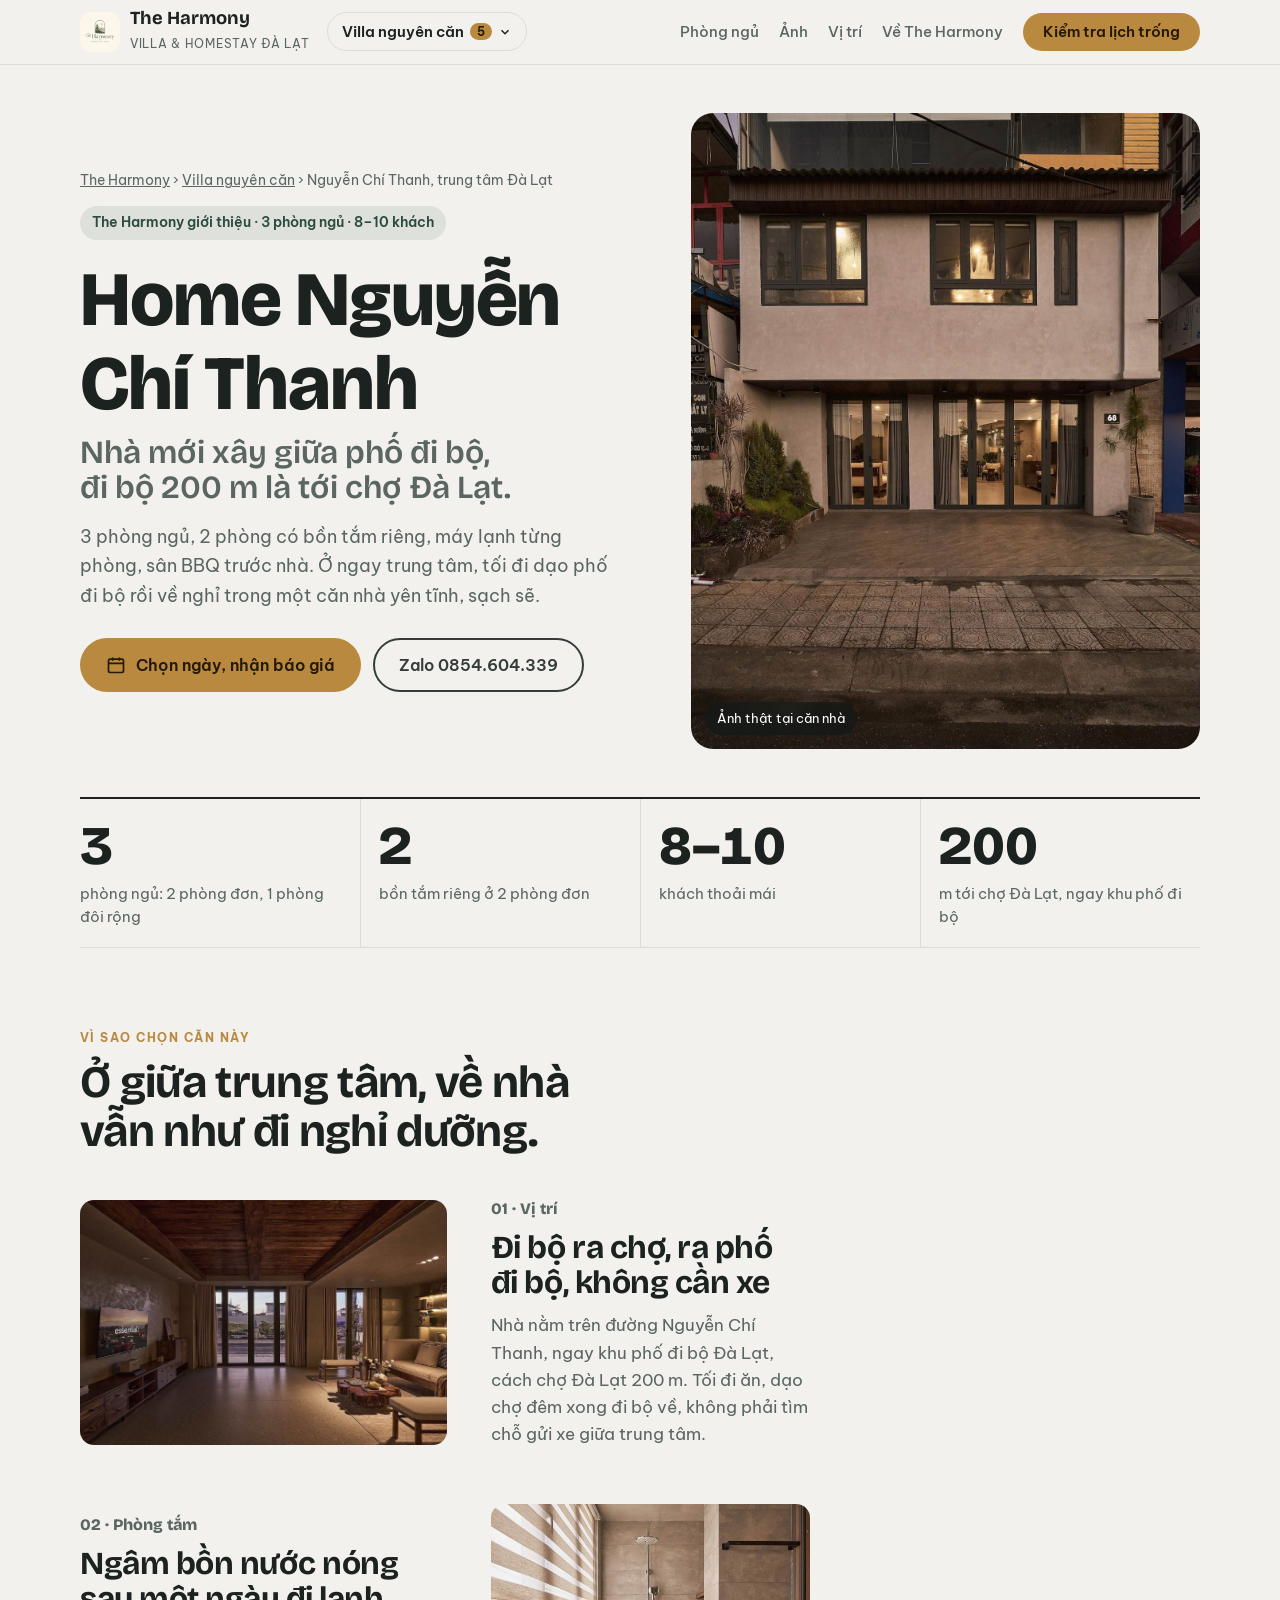
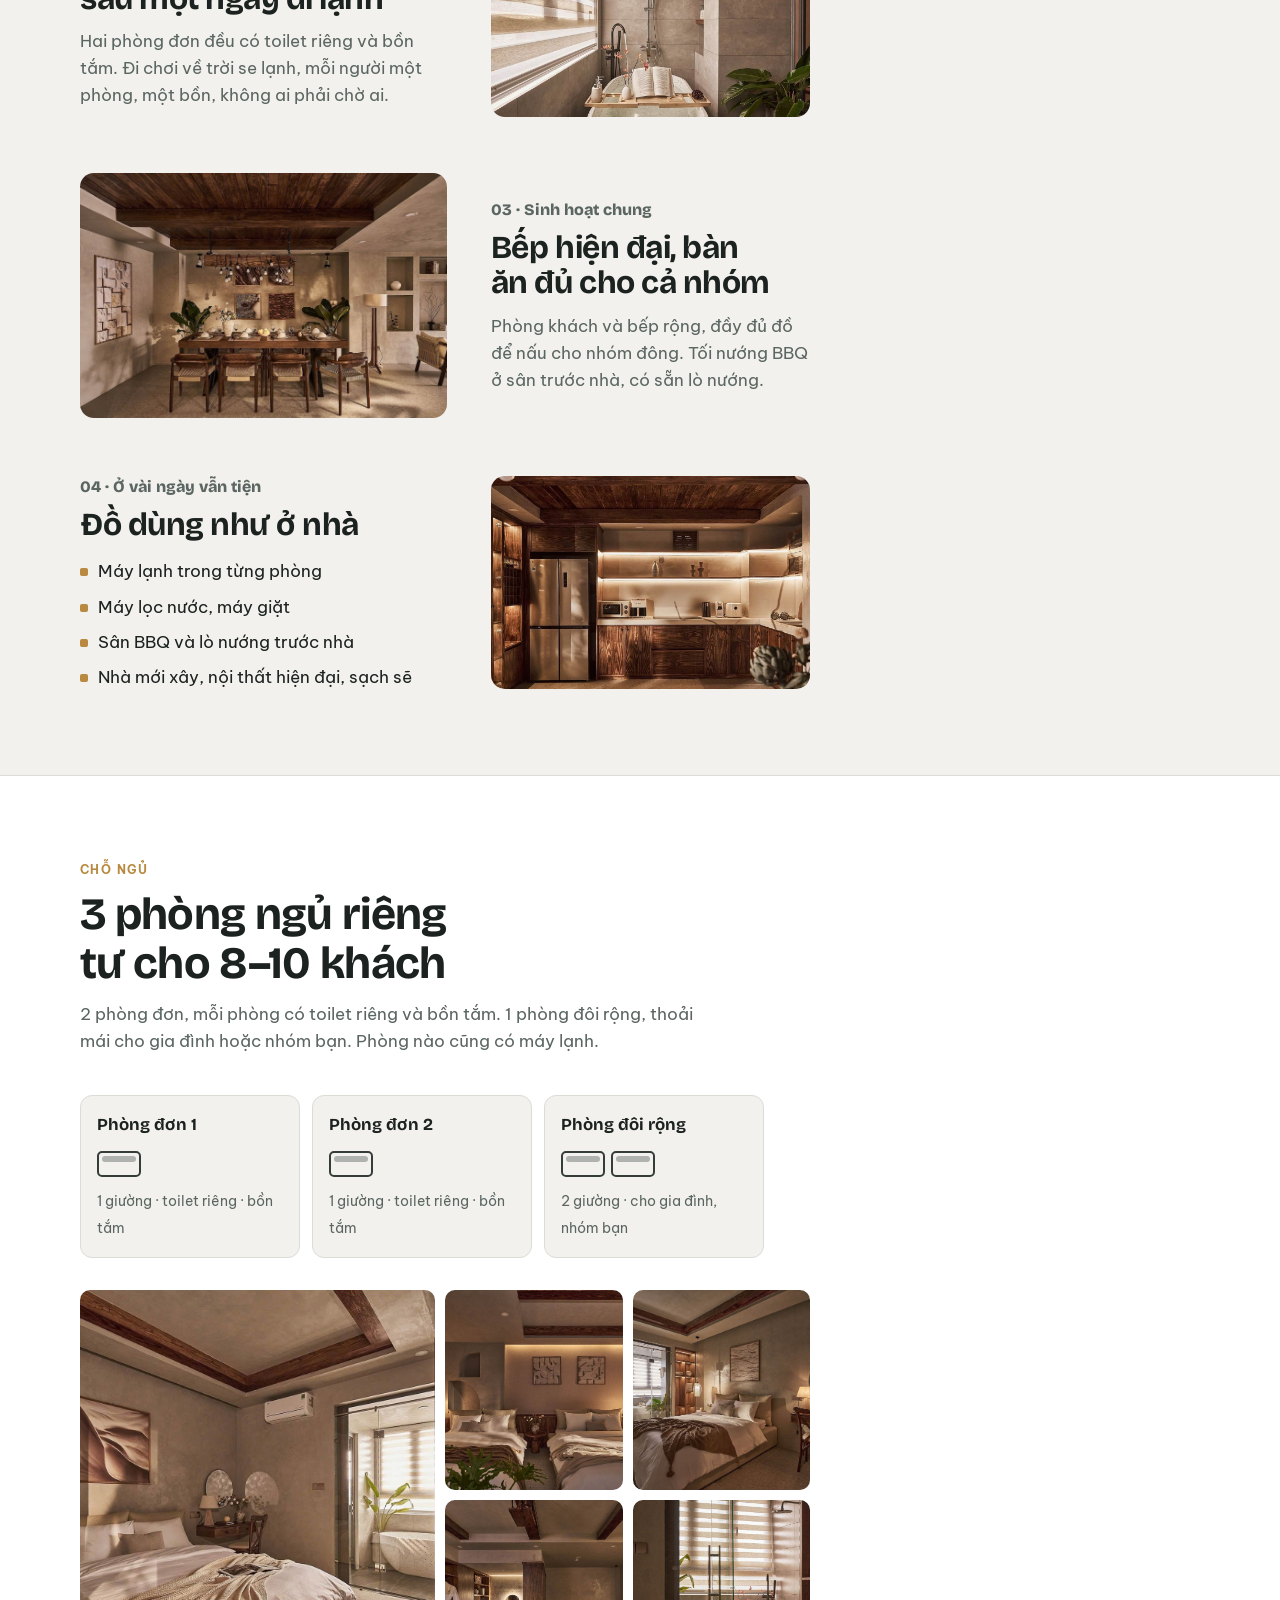
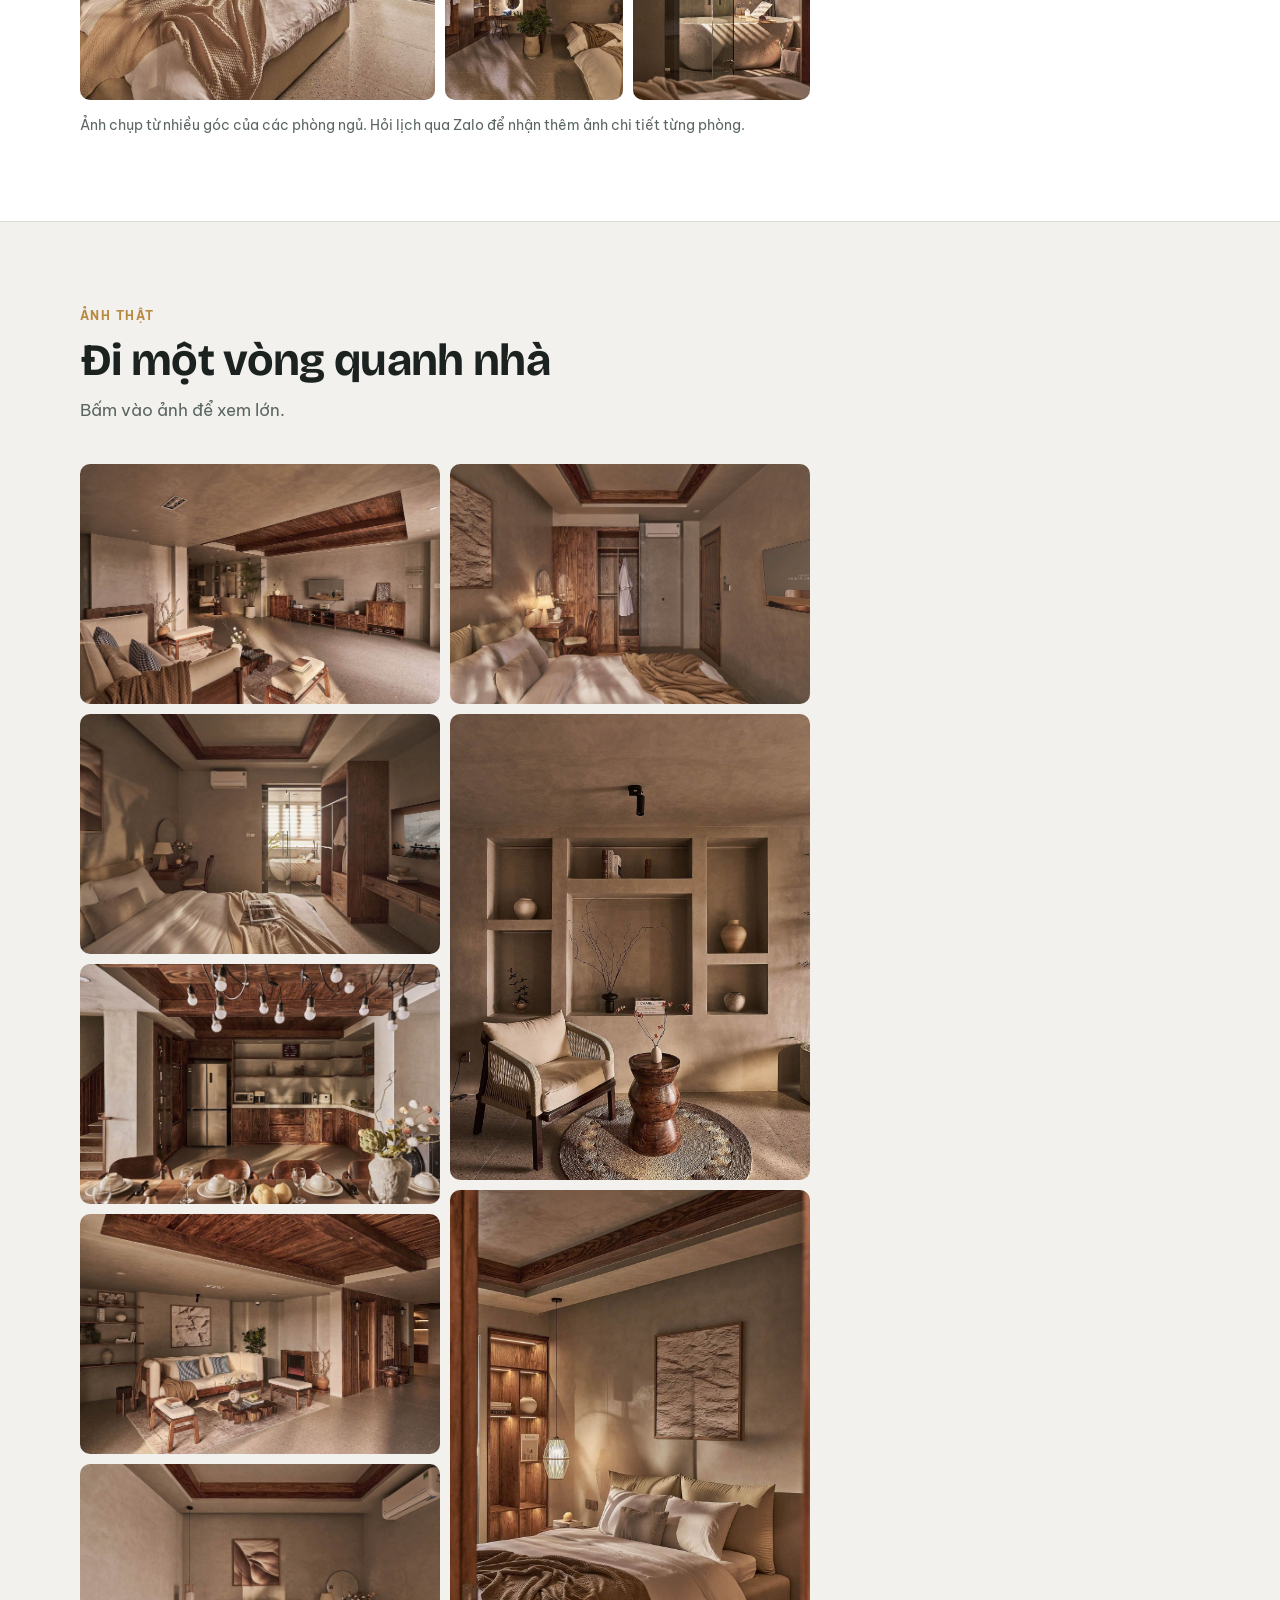
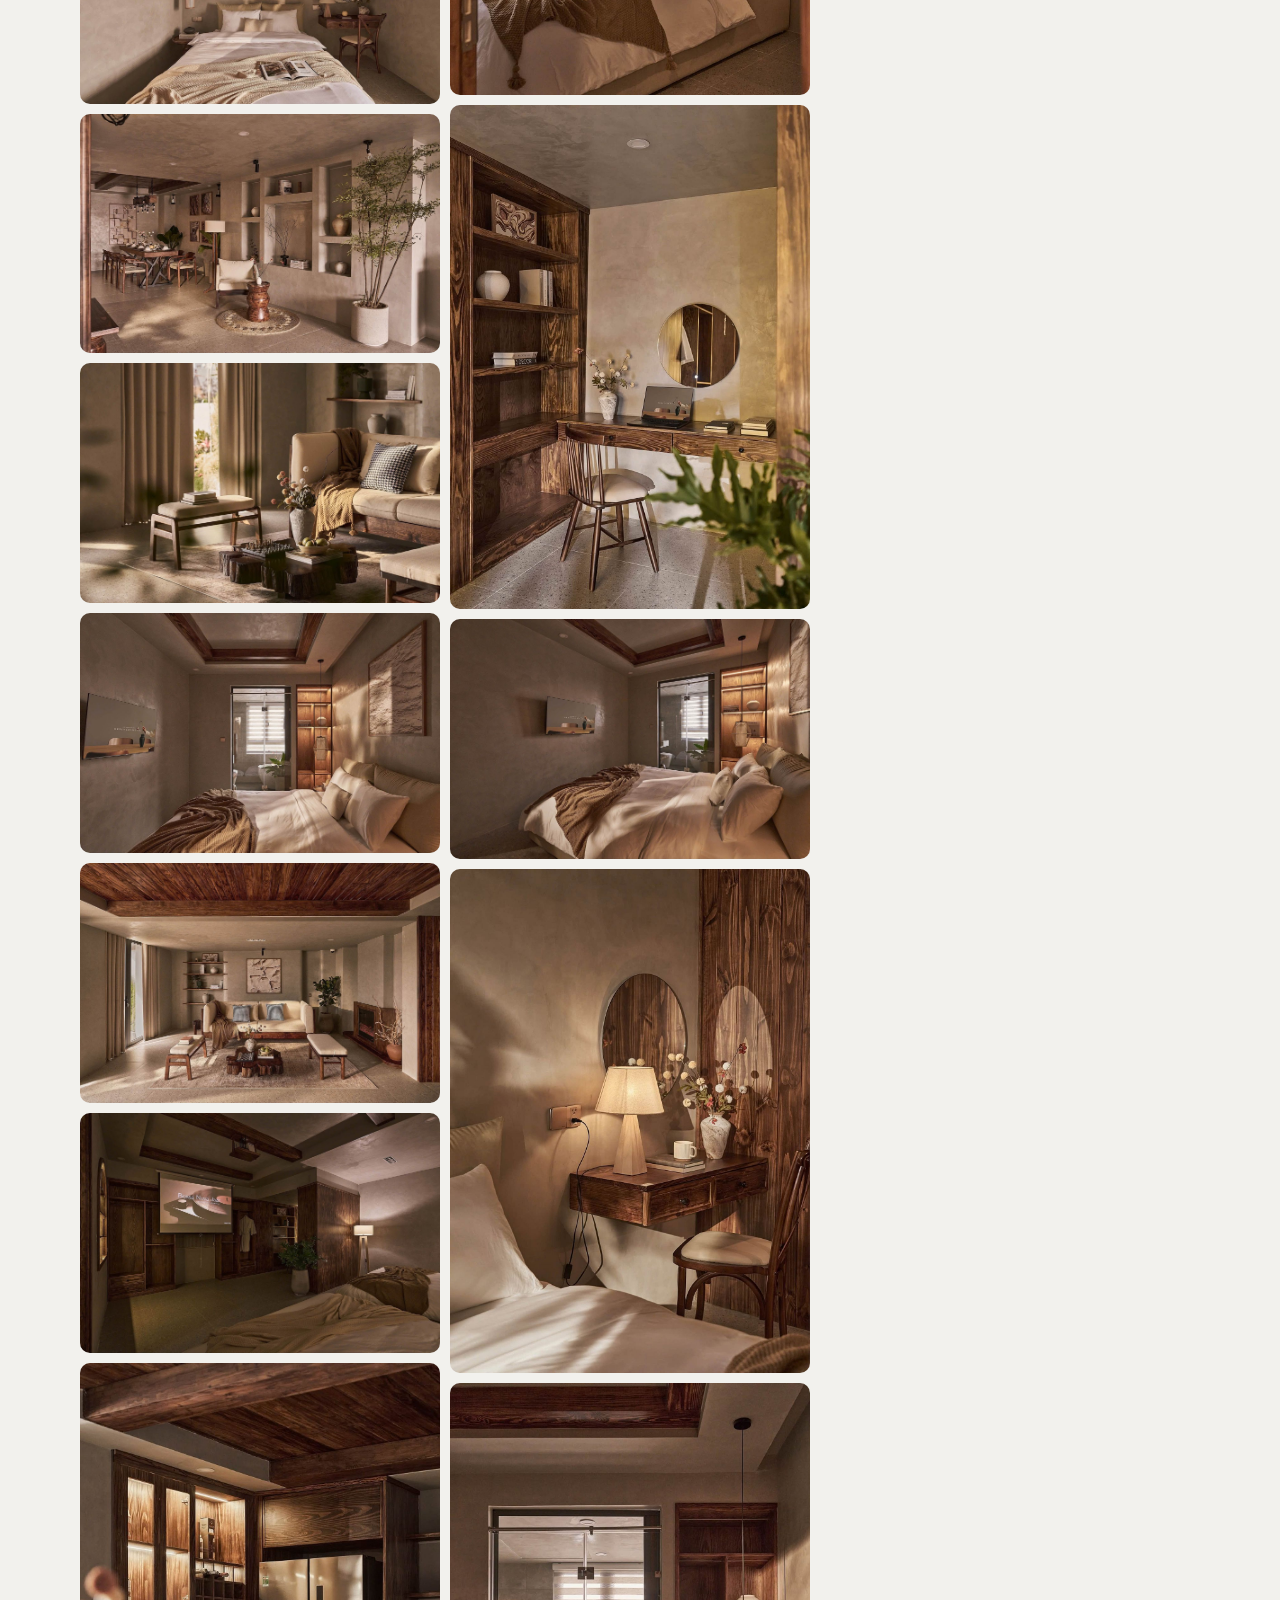
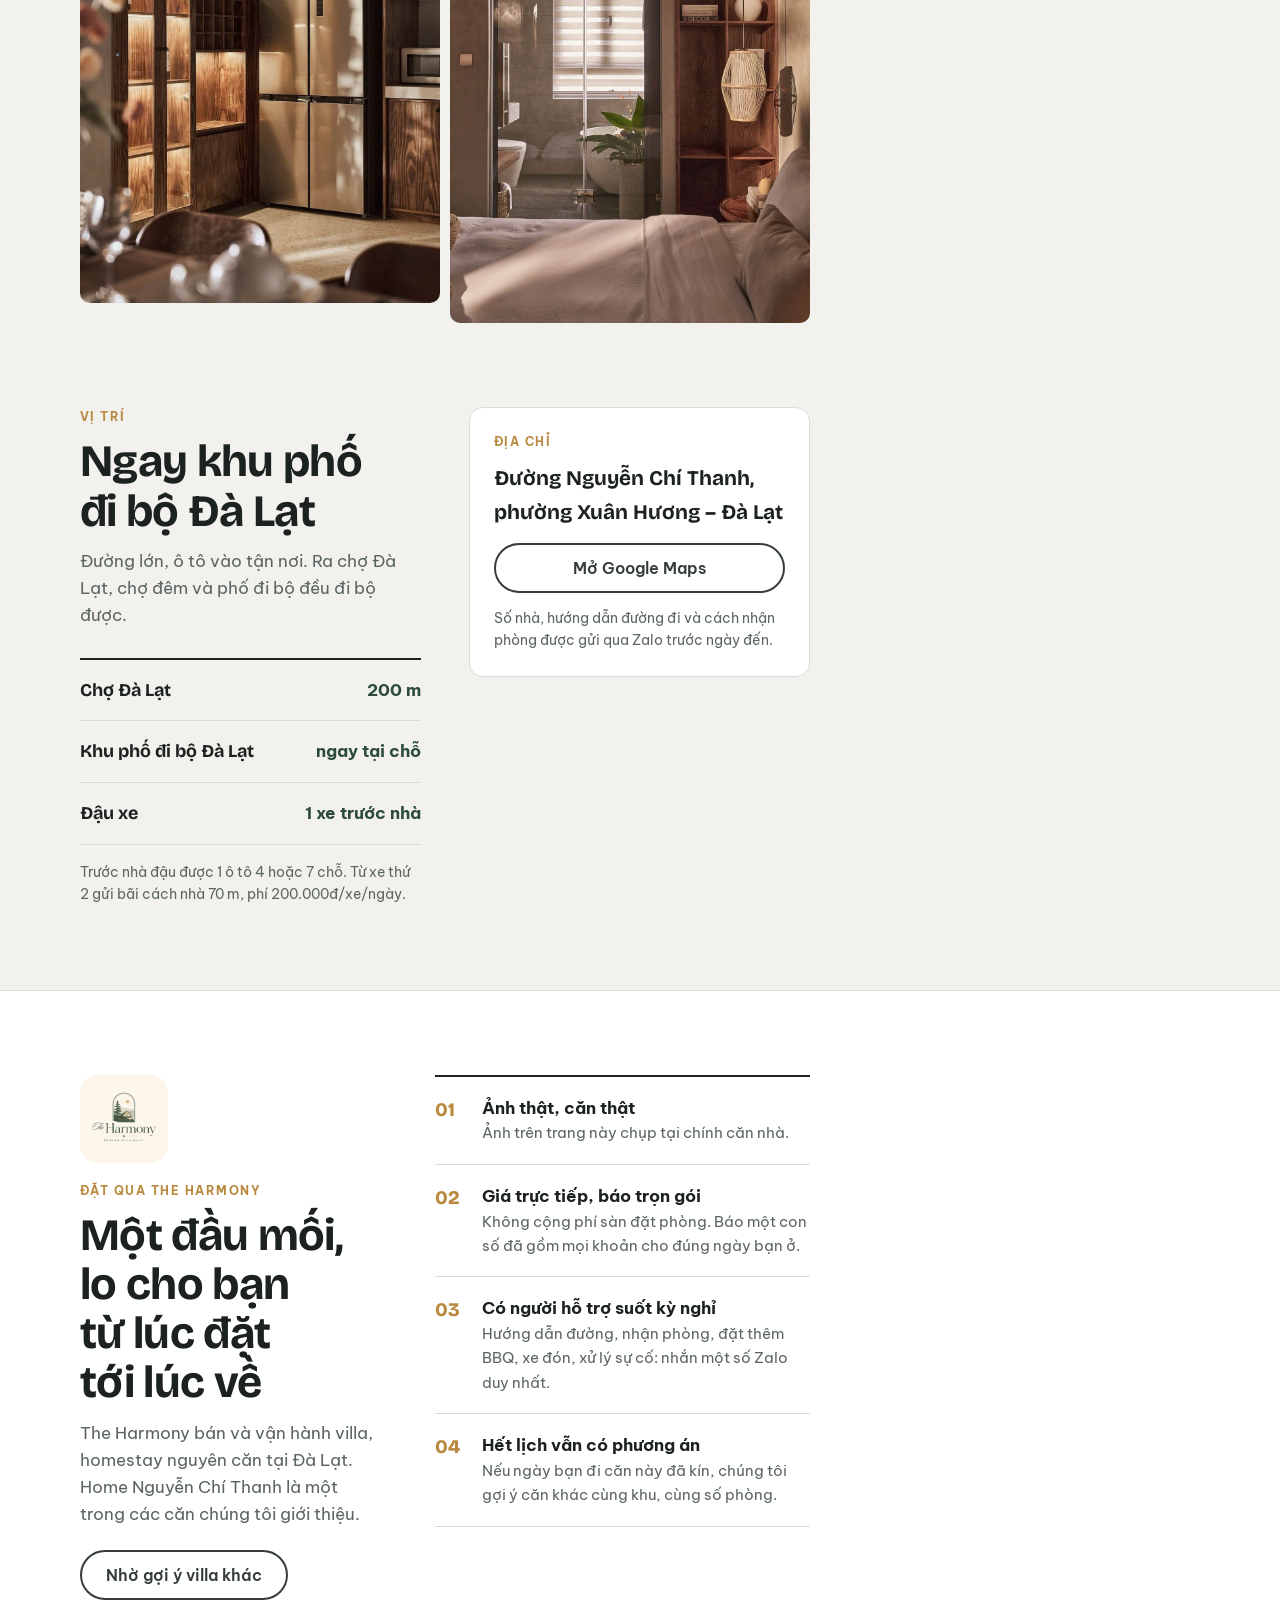
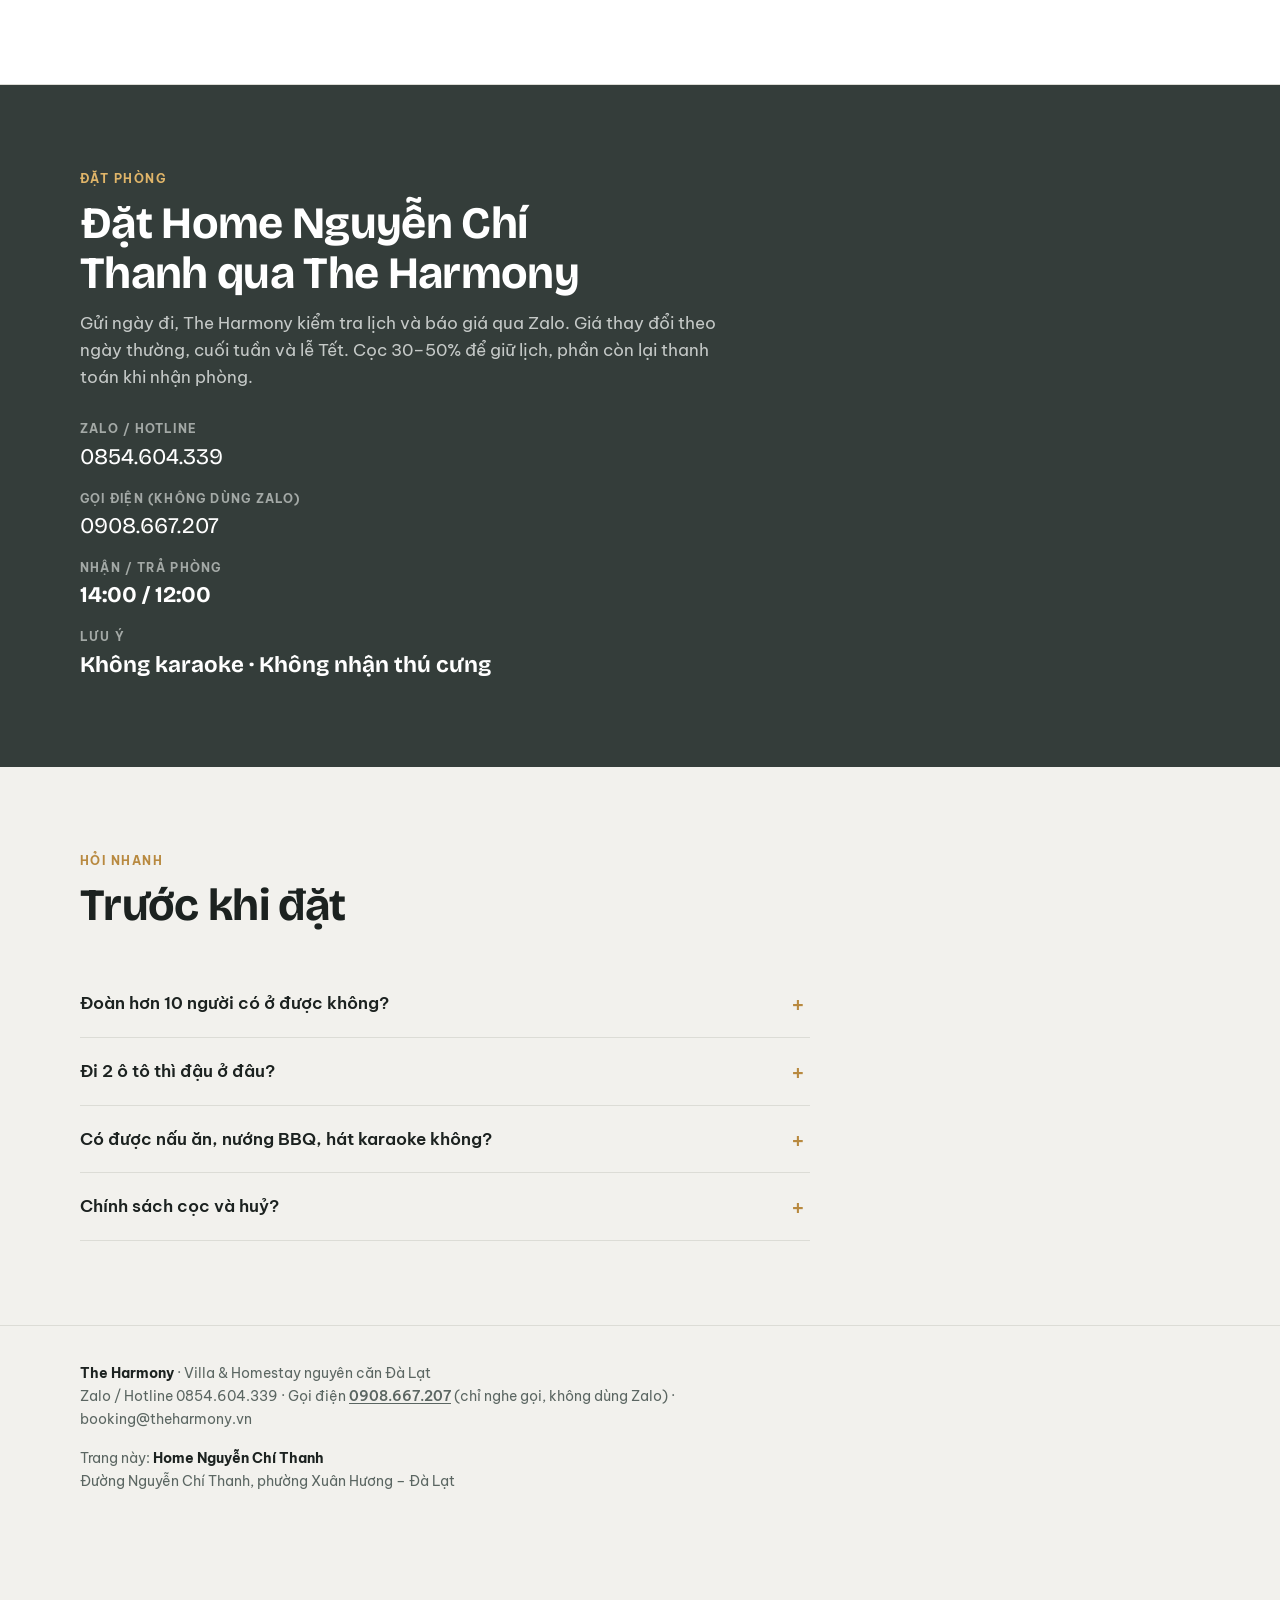
<file: villa/nguyen-chi-thanh/index.html>
<!DOCTYPE html>
<html lang="vi">
<head>
<meta charset="UTF-8">
<meta name="viewport" content="width=device-width, initial-scale=1">
<title>Home Nguyễn Chí Thanh | The Harmony</title>
<meta name="description" content="The Harmony giới thiệu Home Nguyễn Chí Thanh – nhà mới xây nguyên căn 3 phòng ngủ ngay khu phố đi bộ Đà Lạt, cách chợ 200 m. 2 phòng có bồn tắm, máy lạnh từng phòng, sân BBQ, phù hợp 8–10 khách.">
<meta property="og:title" content="Home Nguyễn Chí Thanh – 3 phòng ngủ, cách chợ Đà Lạt 200 m | The Harmony">
<meta property="og:description" content="Ngay khu phố đi bộ, 2 phòng có bồn tắm, sân BBQ, cho 8–10 khách. Nhắn Zalo để nhận báo giá theo ngày.">
<meta property="og:image" content="img/mat-tien.jpg">
<link rel="icon" type="image/png" href="img/logo.png">
<link rel="preconnect" href="https://fonts.googleapis.com">
<link rel="preconnect" href="https://fonts.gstatic.com" crossorigin>
<link href="https://fonts.googleapis.com/css2?family=Bricolage+Grotesque:opsz,wght@12..96,500;12..96,700;12..96,800&family=Be+Vietnam+Pro:wght@400;500;600;700&display=swap" rel="stylesheet">
<style>
/* Layout idea: tờ "hồ sơ căn" — số liệu căn nhà là nhân vật chính (5 · 6 · 16),
   ảnh thật xếp theo hành trình một ngày ở villa, nền đá xám ấm như nội thất căn. */
:root {
    --stone: #f2f1ed;       /* nền đá sáng như sàn villa */
    --paper: #ffffff;
    --ink: #1c2220;
    --muted: #5b6662;
    --line: #dcdcd6;
    --graphite: #343d3a;    /* xám than của sofa, tủ bếp */
    --pine: #2d4a3e;        /* rặng thông sau nhà */
    --brass: #b8893f;       /* tay nắm đồng ở bếp */
    --brass-ink: #241904;
    --font-display: "Bricolage Grotesque", "Be Vietnam Pro", system-ui, sans-serif;
    --font-body: "Be Vietnam Pro", system-ui, -apple-system, "Segoe UI", sans-serif;
    --r: 14px;
    color-scheme: light;
}
@media (prefers-color-scheme: dark) {
    :root:not([data-theme="light"]) {
        --stone: #121514; --paper: #1b201e; --ink: #ecefed; --muted: #a6b0ac; --line: #2d3431;
        --graphite: #d7ddda; --pine: #9cc3b0; --brass: #d6a95a; --brass-ink: #1f1500; color-scheme: dark;
    }
}
:root[data-theme="dark"] {
    --stone: #121514; --paper: #1b201e; --ink: #ecefed; --muted: #a6b0ac; --line: #2d3431;
    --graphite: #d7ddda; --pine: #9cc3b0; --brass: #d6a95a; --brass-ink: #1f1500; color-scheme: dark;
}

* { box-sizing: border-box; margin: 0; padding: 0; }
html { scroll-behavior: smooth; }
@media (prefers-reduced-motion: reduce) { html { scroll-behavior: auto; } * { transition: none !important; } }
body { font-family: var(--font-body); background: var(--stone); color: var(--ink); line-height: 1.6; font-size: 17px; }
img { max-width: 100%; display: block; }
h1, h2, h3 { font-family: var(--font-display); line-height: 1.1; letter-spacing: -0.015em; text-wrap: balance; }
.wrap { max-width: 1160px; margin: 0 auto; padding: 0 20px; }
:focus-visible { outline: 3px solid var(--brass); outline-offset: 3px; border-radius: 6px; }

.btn { display: inline-flex; align-items: center; justify-content: center; gap: 10px; padding: 15px 24px; border-radius: 999px;
       font: 600 1rem/1 var(--font-body); text-decoration: none; border: 2px solid transparent; cursor: pointer; transition: transform .15s ease, background-color .15s ease; }
.btn:hover { transform: translateY(-1px); }
.btn-main { background: var(--brass); color: var(--brass-ink); }
.btn-main:hover { background: #c99a4d; }
.btn-line { border-color: var(--graphite); color: var(--graphite); background: transparent; }
.btn svg { width: 20px; height: 20px; flex: none; }

/* Top bar */
.top { position: sticky; top: 0; z-index: 20; background: color-mix(in srgb, var(--stone) 90%, transparent); backdrop-filter: blur(10px); border-bottom: 1px solid var(--line); }
.top .wrap { display: flex; align-items: center; justify-content: space-between; height: 64px; gap: 14px; }
.brand { display: flex; align-items: center; gap: 10px; text-decoration: none; color: var(--ink); }
.brand img { width: 40px; height: 40px; border-radius: 10px; object-fit: cover; }
.brand b { font-family: var(--font-display); font-size: 1.15rem; display: block; line-height: 1.1; }
.brand small { font-size: .74rem; color: var(--muted); letter-spacing: .06em; text-transform: uppercase; }
.trail { font-size: .85rem; color: var(--muted); margin-bottom: 14px; }
.trail a { color: var(--muted); }
.harmony { background: var(--paper); border-top: 1px solid var(--line); border-bottom: 1px solid var(--line); }
.harmony-grid { display: grid; grid-template-columns: .9fr 1.1fr; gap: 48px; align-items: start; }
.harmony-logo { width: 88px; height: 88px; border-radius: 18px; margin-bottom: 18px; }
.promises { list-style: none; display: grid; gap: 0; border-top: 2px solid var(--ink); }
.promises li { padding: 18px 0; border-bottom: 1px solid var(--line); display: grid; grid-template-columns: 2.2rem 1fr; gap: 12px; }
.promises li > span { font-family: var(--font-display); font-weight: 800; color: var(--brass); font-size: 1.2rem; }
.promises b { display: block; font-size: 1.05rem; }
.promises p { color: var(--muted); font-size: .95rem; }
.harmony .btn { margin-top: 22px; }
/* Mini menu: Villa nguyên căn */
.vmenu { position: relative; }
.vmenu-btn { display: inline-flex; align-items: center; gap: 6px; font: 600 .93rem var(--font-body); color: var(--ink); background: transparent;
    border: 1px solid var(--line); border-radius: 999px; padding: 9px 14px; cursor: pointer; }
.vmenu-btn:hover, .vmenu-btn[aria-expanded="true"] { border-color: var(--graphite); }
.vmenu-btn svg { width: 14px; height: 14px; transition: transform .2s ease; }
.vmenu-btn[aria-expanded="true"] svg { transform: rotate(180deg); }
.vmenu-count { font-size: .75rem; font-weight: 700; background: var(--brass); color: var(--brass-ink); border-radius: 999px; padding: 1px 7px; }
.vpanel { position: absolute; top: calc(100% + 10px); left: 0; width: 380px; background: var(--paper); border: 1px solid var(--line);
    border-radius: var(--r); box-shadow: 0 18px 40px rgba(20,26,24,.18); padding: 10px; display: none; z-index: 40; }
.vpanel.open { display: block; }
.vpanel-head { display: flex; justify-content: space-between; align-items: baseline; padding: 6px 8px 10px; border-bottom: 1px solid var(--line); margin-bottom: 6px; }
.vpanel-head b { font-family: var(--font-display); font-size: 1.05rem; }
.vpanel-head span { font-size: .8rem; color: var(--muted); }
.vlist { list-style: none; display: grid; gap: 4px; max-height: min(60vh, 460px); overflow-y: auto; }
.vitem { display: grid; grid-template-columns: 76px 1fr; gap: 12px; align-items: center; padding: 8px; border-radius: 10px; text-decoration: none; color: var(--ink); }
.vitem:hover { background: var(--stone); }
.vitem img { width: 76px; height: 58px; object-fit: cover; border-radius: 8px; }
.vitem b { display: block; font-size: .98rem; }
.vitem small { display: block; font-size: .82rem; color: var(--muted); }
.vitem .here { display: inline-block; margin-top: 3px; font-size: .72rem; font-weight: 700; color: var(--pine); background: color-mix(in srgb, var(--pine) 12%, transparent); padding: 1px 8px; border-radius: 999px; }
.vitem[aria-current="page"] { background: var(--stone); }
.vpanel-foot { margin-top: 6px; padding: 10px 8px 4px; border-top: 1px solid var(--line); font-size: .86rem; color: var(--muted); }
.vpanel-foot a { color: var(--pine); font-weight: 600; }
.top-left { display: flex; align-items: center; gap: 18px; }
.top-name { font-family: var(--font-display); font-weight: 800; font-size: 1.15rem; text-decoration: none; color: var(--ink); }
.top-name span { color: var(--muted); font-weight: 500; font-family: var(--font-body); font-size: .85rem; margin-left: 6px; }
.top nav { display: flex; align-items: center; gap: 20px; font-size: .93rem; font-weight: 500; }
.top nav a:not(.btn) { color: var(--muted); text-decoration: none; }
.top nav a:not(.btn):hover { color: var(--ink); }
.top .btn { padding: 10px 18px; font-size: .92rem; }

/* Hero */
.hero { padding: 48px 0 40px; }
.hero-grid { display: grid; grid-template-columns: 1.05fr .95fr; gap: 48px; align-items: center; }
.kicker { display: inline-flex; gap: 8px; align-items: center; font-size: .85rem; font-weight: 600; color: var(--pine);
          background: color-mix(in srgb, var(--pine) 10%, transparent); padding: 6px 12px; border-radius: 999px; }
.hero h1 { font-size: clamp(2.6rem, 6vw, 4.8rem); font-weight: 800; margin: 18px 0 16px; }
.hero h1 small { display: block; font-size: .42em; font-weight: 600; color: var(--muted); letter-spacing: 0; margin-top: 8px; }
.hero p.lead { font-size: 1.15rem; color: var(--muted); max-width: 33rem; }
.cta { display: flex; flex-wrap: wrap; gap: 12px; margin-top: 28px; }
.hero-photo { position: relative; border-radius: 22px; overflow: hidden; aspect-ratio: 4 / 5; }
.hero-photo img { width: 100%; height: 100%; object-fit: cover; }
.hero-photo figcaption { position: absolute; left: 14px; bottom: 14px; background: rgba(20,26,24,.72); color: #fff; font-size: .82rem;
    padding: 6px 12px; border-radius: 999px; backdrop-filter: blur(6px); }

/* Numbers */
.numbers { display: grid; grid-template-columns: repeat(5, 1fr); border-top: 2px solid var(--ink); border-bottom: 1px solid var(--line); margin-top: 48px; }
.num { padding: 20px 18px 18px 0; }
.num + .num { padding-left: 18px; border-left: 1px solid var(--line); }
.num b { display: block; font-family: var(--font-display); font-size: clamp(2.2rem, 4.4vw, 3.4rem); font-weight: 800; line-height: 1; font-variant-numeric: tabular-nums; }
.num span { display: block; margin-top: 8px; font-size: .92rem; color: var(--muted); }

/* Section heads */
section.block { padding: 84px 0; }
.eyebrow { font-size: .78rem; font-weight: 700; letter-spacing: .12em; text-transform: uppercase; color: var(--brass); margin-bottom: 10px; }
.block h2 { font-size: clamp(1.9rem, 3.6vw, 2.8rem); max-width: 22ch; }
.block .intro { color: var(--muted); max-width: 40rem; margin-top: 12px; }
.head { margin-bottom: 40px; }

/* Highlights: alternating photo rows */
.rows { display: grid; gap: 56px; }
.row { display: grid; grid-template-columns: 1.15fr 1fr; gap: 44px; align-items: center; }
.row:nth-child(even) .row-img { order: 2; }
.row-img { border-radius: var(--r); overflow: hidden; aspect-ratio: 3 / 2; }
.row-img img { width: 100%; height: 100%; object-fit: cover; }
.row-tag { font-family: var(--font-display); font-weight: 800; font-size: 1rem; color: var(--pine); margin-bottom: 8px; }
.row h3 { font-size: clamp(1.5rem, 2.6vw, 2rem); margin-bottom: 12px; }
.row p { color: var(--muted); max-width: 32rem; }
.row ul { list-style: none; margin-top: 16px; display: grid; gap: 8px; }
.row li { display: flex; gap: 10px; align-items: baseline; }
.row li::before { content: ""; width: 8px; height: 8px; flex: none; background: var(--brass); border-radius: 2px; transform: translateY(-1px); }

/* Rooms */
.rooms { background: var(--paper); border-top: 1px solid var(--line); border-bottom: 1px solid var(--line); }
.room-plan { display: grid; grid-template-columns: repeat(5, 1fr); gap: 12px; margin-bottom: 32px; }
.room { border: 1px solid var(--line); border-radius: 12px; padding: 16px; background: var(--stone); }
.room b { font-family: var(--font-display); font-size: 1.05rem; display: block; }
.room span { font-size: .88rem; color: var(--muted); }
.beds { display: flex; gap: 6px; margin: 12px 0 10px; }
.bed { height: 26px; border-radius: 5px; border: 2px solid var(--graphite); position: relative; }
.bed::before { content: ""; position: absolute; top: 3px; left: 3px; right: 3px; height: 6px; border-radius: 3px; background: var(--graphite); opacity: .35; }
.bed.big { width: 44px; } .bed.small { width: 30px; }
.room-photos { display: grid; grid-template-columns: 2fr 1fr 1fr; grid-auto-rows: 200px; gap: 10px; }
.room-photos img { width: 100%; height: 100%; object-fit: cover; border-radius: 10px; cursor: zoom-in; }
.room-photos img:first-child { grid-row: span 2; }
.note { font-size: .88rem; color: var(--muted); margin-top: 14px; }

/* Gallery */
.gallery { columns: 3 260px; column-gap: 10px; }
.gallery button { display: block; width: 100%; margin: 0 0 10px; border: 0; padding: 0; background: none; cursor: zoom-in; border-radius: 10px; overflow: hidden; break-inside: avoid; }
.gallery img { width: 100%; transition: transform .3s ease; }
.gallery button:hover img { transform: scale(1.03); }

/* Lightbox */
.lb { position: fixed; inset: 0; z-index: 50; background: rgba(10,12,11,.92); display: none; align-items: center; justify-content: center; padding: 56px 16px; }
.lb.open { display: flex; }
.lb img { max-height: 100%; max-width: 100%; border-radius: 8px; object-fit: contain; }
.lb button { position: absolute; background: rgba(255,255,255,.14); color: #fff; border: 0; width: 46px; height: 46px; border-radius: 50%; font-size: 1.4rem; cursor: pointer; }
.lb .x { top: 12px; right: 12px; } .lb .p { left: 12px; top: 50%; } .lb .n { right: 12px; top: 50%; }
.lb-count { position: absolute; bottom: 16px; left: 0; right: 0; text-align: center; color: #ddd; font-size: .9rem; }

/* Location */
.loc { display: grid; grid-template-columns: 1fr 1fr; gap: 48px; align-items: start; }
.dist { list-style: none; border-top: 2px solid var(--ink); }
.dist li { display: grid; grid-template-columns: 1fr auto; gap: 12px; padding: 16px 0; border-bottom: 1px solid var(--line); align-items: baseline; }
.dist strong { font-family: var(--font-display); font-size: 1.12rem; }
.dist em { font-style: normal; font-variant-numeric: tabular-nums; font-weight: 700; color: var(--pine); white-space: nowrap; }
.addr { background: var(--paper); border: 1px solid var(--line); border-radius: var(--r); padding: 24px; }
.addr b { display: block; font-family: var(--font-display); font-size: 1.3rem; margin: 6px 0 14px; }
.addr .btn { width: 100%; }

/* Booking */
.book { background: var(--graphite); color: #eef1ef; }
:root[data-theme="dark"] .book { background: #232a27; }
@media (prefers-color-scheme: dark) { :root:not([data-theme="light"]) .book { background: #232a27; } }
.book .eyebrow { color: #e0b569; }
.book h2 { color: #fff; }
.book .intro { color: rgba(238,241,239,.78); }
.book-grid { display: grid; grid-template-columns: .9fr 1.1fr; gap: 48px; align-items: start; }
.book-lines { list-style: none; margin-top: 28px; display: grid; gap: 14px; }
.book-lines small { display: block; font-size: .76rem; letter-spacing: .1em; text-transform: uppercase; color: rgba(238,241,239,.6); font-weight: 700; }
.book-lines a, .book-lines strong { font-family: var(--font-display); font-size: 1.4rem; color: #fff; text-decoration: none; }
form.quick { background: var(--paper); color: var(--ink); border-radius: var(--r); padding: 26px; display: grid; gap: 14px; }
.two { display: grid; grid-template-columns: 1fr 1fr; gap: 12px; }
.field { display: grid; gap: 6px; min-width: 0; }
.field label { font-size: .85rem; font-weight: 600; }
.field input, .field textarea { width: 100%; min-width: 0; font: 500 1rem var(--font-body); color: var(--ink); background: var(--stone); border: 1px solid var(--line); border-radius: 10px; padding: 12px 14px; }
.field textarea { min-height: 76px; resize: vertical; }
.chips { display: flex; flex-wrap: wrap; gap: 8px; }
.chips label { white-space: nowrap; display: inline-flex; align-items: center; gap: 6px; border: 1px solid var(--line); border-radius: 999px; padding: 7px 12px; font-size: .88rem; cursor: pointer; background: var(--stone); }
.chips input { accent-color: var(--pine); }
.chips label:has(input:checked) { border-color: var(--pine); background: color-mix(in srgb, var(--pine) 10%, var(--stone)); }
form.quick .btn { width: 100%; padding: 17px; font-size: 1.05rem; }
.fit { font-size: .9rem; padding: 10px 12px; border-radius: 10px; background: var(--stone); color: var(--muted); }
.fit.warn { background: #fdf3e2; color: #7a4f06; }
.msg { font-size: .85rem; color: var(--muted); text-align: center; }
.done { display: none; border: 1px solid var(--line); border-radius: 12px; padding: 14px; font-size: .95rem; }
.done.show { display: block; }
.done pre { white-space: pre-wrap; font: .9rem/1.5 var(--font-body); color: var(--muted); background: var(--stone); padding: 10px 12px; border-radius: 8px; margin: 8px 0 12px; }
.done .btn { width: auto; padding: 12px 18px; font-size: .95rem; }

/* FAQ */
.faq { max-width: 800px; }
.faq details { border-bottom: 1px solid var(--line); }
.faq summary { list-style: none; cursor: pointer; padding: 20px 40px 20px 0; font-weight: 600; font-size: 1.05rem; position: relative; }
.faq summary::-webkit-details-marker { display: none; }
.faq summary::after { content: "+"; position: absolute; right: 4px; top: 14px; font-size: 1.6rem; font-weight: 400; color: var(--brass); }
.faq details[open] summary::after { content: "–"; }
.faq details p { padding-bottom: 20px; color: var(--muted); max-width: 65ch; }

footer { border-top: 1px solid var(--line); padding: 36px 0 110px; font-size: .9rem; color: var(--muted); }
footer .wrap { display: flex; flex-wrap: wrap; justify-content: space-between; gap: 16px; }
footer b { color: var(--ink); }
.float { position: fixed; left: 16px; right: 16px; bottom: 16px; z-index: 30; display: none; box-shadow: 0 10px 28px rgba(0,0,0,.25); }

@media (max-width: 960px) {
    .hero-grid, .loc, .book-grid, .harmony-grid { grid-template-columns: 1fr; gap: 32px; }
    .hero-photo { aspect-ratio: 4 / 3; order: -1; }
    .numbers { grid-template-columns: repeat(3, 1fr); }
    .num:nth-child(4) { padding-left: 0; border-left: 0; }
    .num:nth-child(n+4) { border-top: 1px solid var(--line); }
    .row { grid-template-columns: 1fr; gap: 20px; }
    .row:nth-child(even) .row-img { order: 0; }
    .room-plan { grid-template-columns: repeat(3, 1fr); }
}
@media (max-width: 640px) {
    body { font-size: 16px; }
    .top nav, .brand small, .brand b { display: none; }
    .top-left { gap: 10px; }
    .vmenu { position: static; }
    .vpanel { left: 12px; right: 12px; width: auto; top: calc(100% + 6px); }
    .hero { padding-top: 20px; }
    .cta .btn { flex: 1 1 100%; }
    .numbers { grid-template-columns: 1fr 1fr; }
    .num, .num + .num { padding: 16px 12px 14px 0; border-left: 0; }
    .num:nth-child(even) { padding-left: 14px; border-left: 1px solid var(--line); }
    .num:nth-child(n+3) { border-top: 1px solid var(--line); }
    .num:last-child { grid-column: 1 / -1; padding-left: 0; border-left: 0; }
    section.block { padding: 60px 0; }
    .room-plan { grid-template-columns: 1fr 1fr; }
    .room-photos { grid-template-columns: 1fr 1fr; grid-auto-rows: 140px; }
    .room-photos img:first-child { grid-column: 1 / -1; grid-row: span 2; }
    .two { grid-template-columns: 1fr; }
    form.quick { padding: 20px; }
    .float { display: flex; }
}
.numbers-4 { grid-template-columns: repeat(4, 1fr); }
.room-plan-3 { grid-template-columns: repeat(3, minmax(0, 220px)); }
.video-wrap { border-radius: var(--r); overflow: hidden; background: #000; aspect-ratio: 16 / 9; max-width: 960px; }
.video-wrap video { width: 100%; height: 100%; display: block; }
@media (max-width: 960px) { .numbers-4 { grid-template-columns: 1fr 1fr; } .numbers-4 .num:nth-child(3) { padding-left: 0; border-left: 0; } .numbers-4 .num:nth-child(n+3) { border-top: 1px solid var(--line); } .numbers-4 .num:nth-child(4) { padding-left: 18px; border-left: 1px solid var(--line); } }
@media (max-width: 640px) { .numbers-4 .num:last-child { grid-column: auto; padding-left: 14px; border-left: 1px solid var(--line); } .room-plan-3 { grid-template-columns: 1fr 1fr 1fr; } }

/* Tìm kiếm villa */
.hsearch { margin-top: 30px; max-width: 640px; background: var(--paper); color: var(--ink); border-radius: 16px; padding: 14px; box-shadow: 0 18px 40px rgba(0,0,0,.25); }
.hsearch label { display: block; font: 700 .95rem var(--font-display); padding: 2px 6px 10px; }
.hsearch-row { display: flex; gap: 8px; }
.hsearch input { flex: 1; min-width: 0; font: 400 1rem var(--font-body); color: var(--ink); background: var(--stone); border: 1px solid var(--line); border-radius: 10px; padding: 13px 14px; }
.hsearch input:focus { outline: 2px solid var(--brass); outline-offset: 1px; }
.hsearch button[type=submit] { font: 700 .98rem var(--font-body); background: var(--brass); color: var(--brass-ink); border: 0; border-radius: 10px; padding: 0 20px; cursor: pointer; }
.qchips { display: flex; flex-wrap: wrap; gap: 6px; padding: 12px 2px 2px; }
.qchips button { font: 600 .84rem var(--font-body); color: var(--ink); background: transparent; border: 1px solid var(--line); border-radius: 999px; padding: 5px 12px; cursor: pointer; }
.qchips button:hover { border-color: var(--graphite); background: var(--stone); }
.search-status { min-height: 1.4em; margin: -8px 0 18px; color: var(--muted); }
.search-status:empty { display: none; }
.search-status b { color: var(--ink); }
.search-status button { font: 600 .9rem var(--font-body); color: var(--pine); background: none; border: 0; text-decoration: underline; cursor: pointer; padding: 0; }
.card[hidden] { display: none; }
.card-why { background: color-mix(in srgb, var(--pine) 9%, transparent); border-radius: 10px; padding: 10px 12px; display: grid; gap: 3px; font-size: .9rem; }
.card-why b { font-size: .78rem; text-transform: uppercase; letter-spacing: .06em; color: var(--pine); }
.card-why span::before { content: "✓ "; color: var(--pine); font-weight: 700; }
.cards-empty { border: 1px dashed var(--line); border-radius: var(--r); padding: 28px; text-align: center; color: var(--muted); }
.cards-empty a { color: var(--pine); font-weight: 700; }
.vsearch { padding: 0 4px 8px; }
.vsearch input { width: 100%; font: 400 .95rem var(--font-body); color: var(--ink); background: var(--stone); border: 1px solid var(--line); border-radius: 10px; padding: 10px 12px; }
.vsearch input:focus { outline: 2px solid var(--brass); outline-offset: 1px; }
.vitem small.vwhy { color: var(--pine); font-weight: 600; }
.vempty { padding: 14px 8px; color: var(--muted); font-size: .9rem; }
.vempty a { color: var(--pine); font-weight: 700; }
@media (max-width: 640px) { .hsearch-row { flex-direction: column; } .hsearch button[type=submit] { padding: 12px; } }
footer a { color: inherit; font-weight: 600; text-decoration: underline; text-underline-offset: 2px; }

/* Form đặt phòng dạng sticky bên phải (máy tính) */
.quick-head { display: none; }
@media (min-width: 1180px) {
    body.dock main > section:not(.hero) > .wrap, body.dock footer .wrap { padding-right: 410px; }
    body.dock .book-grid { grid-template-columns: 1fr; }
    body.dock form.quick {
        position: fixed; z-index: 15; top: 84px; width: 370px;
        right: max(20px, calc((100vw - 1160px) / 2 + 20px));
        max-height: calc(100vh - 100px); overflow-y: auto; overscroll-behavior: contain;
        padding: 20px; gap: 11px; border: 1px solid var(--line); box-shadow: 0 18px 44px rgba(20,26,24,.18);
        transition: opacity .25s ease, transform .25s ease, visibility .25s;
    }
    body.dock:not(.dock-on) form.quick { opacity: 0; visibility: hidden; transform: translateY(12px); }
    body.dock form.quick .quick-head { display: flex; justify-content: space-between; align-items: baseline; gap: 10px; padding-bottom: 10px; border-bottom: 1px solid var(--line); }
    .quick-head b { font: 700 1.15rem var(--font-display); }
    .quick-head span { font-size: .8rem; color: var(--muted); }
    body.dock form.quick .field textarea { min-height: 54px; }
    body.dock form.quick .btn { padding: 14px; }
    body.dock form.quick.flash { box-shadow: 0 0 0 3px var(--brass), 0 18px 44px rgba(20,26,24,.18); }
}
</style>
</head>
<body>

<header class="top">
    <div class="wrap">
        <div class="top-left">
            <a class="brand" href="../../" aria-label="The Harmony – trang chủ">
                <img src="img/logo.png" alt="">
                <span><b>The Harmony</b><small>Villa & Homestay Đà Lạt</small></span>
            </a>
            <div class="vmenu">
                <button class="vmenu-btn" id="vmenu-btn" type="button" aria-expanded="false" aria-controls="vpanel">
                    Villa nguyên căn <span class="vmenu-count" id="vmenu-count">1</span>
                    <svg viewBox="0 0 24 24" fill="none" stroke="currentColor" stroke-width="2.5" aria-hidden="true"><path d="m6 9 6 6 6-6"/></svg>
                </button>
                <div class="vpanel" id="vpanel">
                    <div class="vpanel-head"><b>Villa nguyên căn</b><span id="vpanel-sub"></span></div>
                    <div class="vsearch"><input id="vsearch" type="search" placeholder="Tìm: 12 người, karaoke, bida…" aria-label="Tìm villa theo số người hoặc tiện ích" autocomplete="off"></div>
                    <ul class="vlist" id="vlist"></ul>
                    <p class="vpanel-foot">Chưa thấy căn hợp? <a href="https://zalo.me/0854604339" target="_blank" rel="noopener">Nhắn Zalo để được gợi ý</a></p>
                </div>
            </div>
        </div>
        <nav aria-label="Điều hướng">
            <a href="#phong">Phòng ngủ</a>
            <a href="#anh">Ảnh</a>
            <a href="#vi-tri">Vị trí</a>
            <a href="#the-harmony">Về The Harmony</a>
            <a class="btn btn-main" href="#dat-phong">Kiểm tra lịch trống</a>
        </nav>
    </div>
</header>

<main id="top">
    <!-- HERO -->
    <section class="hero">
        <div class="wrap">
            <div class="hero-grid">
                <div>
                    <p class="trail"><a href="../../">The Harmony</a> › <a href="../../#villa">Villa nguyên căn</a> › Nguyễn Chí Thanh, trung tâm Đà Lạt</p>
                    <span class="kicker">The Harmony giới thiệu · 3 phòng ngủ · 8–10 khách</span>
                    <h1>Home Nguyễn Chí Thanh<small>Nhà mới xây giữa phố đi bộ, đi bộ 200 m là tới chợ Đà Lạt.</small></h1>
                    <p class="lead">3 phòng ngủ, 2 phòng có bồn tắm riêng, máy lạnh từng phòng, sân BBQ trước nhà. Ở ngay trung tâm, tối đi dạo phố đi bộ rồi về nghỉ trong một căn nhà yên tĩnh, sạch sẽ.</p>
                    <div class="cta">
                        <a class="btn btn-main" href="#dat-phong">
                            <svg viewBox="0 0 24 24" fill="none" stroke="currentColor" stroke-width="2" aria-hidden="true"><rect x="3" y="5" width="18" height="16" rx="2"/><path d="M3 10h18M8 3v4M16 3v4"/></svg>
                            Chọn ngày, nhận báo giá
                        </a>
                        <a class="btn btn-line" href="https://zalo.me/0854604339" target="_blank" rel="noopener">Zalo 0854.604.339</a>
                    </div>
                </div>
                <figure class="hero-photo">
                    <img src="img/mat-tien.jpg" alt="Mặt tiền Home Nguyễn Chí Thanh: nhà hai tầng tường be, cửa kính lớn, sân lát gạch trước nhà">
                    <figcaption>Ảnh thật tại căn nhà</figcaption>
                </figure>
            </div>

            <div class="numbers numbers-4" aria-label="Thông số nhanh">
                <div class="num"><b>3</b><span>phòng ngủ: 2 phòng đơn, 1 phòng đôi rộng</span></div>
                <div class="num"><b>2</b><span>bồn tắm riêng ở 2 phòng đơn</span></div>
                <div class="num"><b>8–10</b><span>khách thoải mái</span></div>
                <div class="num"><b>200</b><span>m tới chợ Đà Lạt, ngay khu phố đi bộ</span></div>
            </div>
        </div>
    </section>

    <!-- HIGHLIGHTS -->
    <section class="block" style="padding-top: 40px;">
        <div class="wrap">
            <div class="head">
                <p class="eyebrow">Vì sao chọn căn này</p>
                <h2>Ở giữa trung tâm, về nhà vẫn như đi nghỉ dưỡng.</h2>
            </div>
            <div class="rows">
                <div class="row">
                    <div class="row-img"><img src="img/phong-khach-cua-so.jpg" alt="Phòng khách rộng, trần gỗ, cửa kính lớn nhìn ra phố" loading="lazy"></div>
                    <div>
                        <p class="row-tag">01 · Vị trí</p>
                        <h3>Đi bộ ra chợ, ra phố đi bộ, không cần xe</h3>
                        <p>Nhà nằm trên đường Nguyễn Chí Thanh, ngay khu phố đi bộ Đà Lạt, cách chợ Đà Lạt 200 m. Tối đi ăn, dạo chợ đêm xong đi bộ về, không phải tìm chỗ gửi xe giữa trung tâm.</p>
                    </div>
                </div>
                <div class="row">
                    <div class="row-img"><img src="img/bon-tam.jpg" alt="Bồn tắm đá cạnh cửa sổ có rèm, vòi sen và cây xanh" loading="lazy"></div>
                    <div>
                        <p class="row-tag">02 · Phòng tắm</p>
                        <h3>Ngâm bồn nước nóng sau một ngày đi lạnh</h3>
                        <p>Hai phòng đơn đều có toilet riêng và bồn tắm. Đi chơi về trời se lạnh, mỗi người một phòng, một bồn, không ai phải chờ ai.</p>
                    </div>
                </div>
                <div class="row">
                    <div class="row-img"><img src="img/ban-an.jpg" alt="Bàn ăn gỗ dài 8 ghế dưới trần gỗ, đèn thả" loading="lazy"></div>
                    <div>
                        <p class="row-tag">03 · Sinh hoạt chung</p>
                        <h3>Bếp hiện đại, bàn ăn đủ cho cả nhóm</h3>
                        <p>Phòng khách và bếp rộng, đầy đủ đồ để nấu cho nhóm đông. Tối nướng BBQ ở sân trước nhà, có sẵn lò nướng.</p>
                    </div>
                </div>
                <div class="row">
                    <div class="row-img"><img src="img/bep.jpg" alt="Bếp tủ gỗ, tủ lạnh lớn, lò vi sóng" loading="lazy"></div>
                    <div>
                        <p class="row-tag">04 · Ở vài ngày vẫn tiện</p>
                        <h3>Đồ dùng như ở nhà</h3>
                        <ul>
                            <li>Máy lạnh trong từng phòng</li>
                            <li>Máy lọc nước, máy giặt</li>
                            <li>Sân BBQ và lò nướng trước nhà</li>
                            <li>Nhà mới xây, nội thất hiện đại, sạch sẽ</li>
                        </ul>
                    </div>
                </div>
            </div>
        </div>
    </section>

    <!-- ROOMS -->
    <section class="block rooms" id="phong">
        <div class="wrap">
            <div class="head">
                <p class="eyebrow">Chỗ ngủ</p>
                <h2>3 phòng ngủ riêng tư cho 8–10 khách</h2>
                <p class="intro">2 phòng đơn, mỗi phòng có toilet riêng và bồn tắm. 1 phòng đôi rộng, thoải mái cho gia đình hoặc nhóm bạn. Phòng nào cũng có máy lạnh.</p>
            </div>
            <div class="room-plan room-plan-3" aria-label="Cơ cấu phòng">
                <div class="room"><b>Phòng đơn 1</b><div class="beds"><i class="bed big"></i></div><span>1 giường · toilet riêng · bồn tắm</span></div>
                <div class="room"><b>Phòng đơn 2</b><div class="beds"><i class="bed big"></i></div><span>1 giường · toilet riêng · bồn tắm</span></div>
                <div class="room"><b>Phòng đôi rộng</b><div class="beds"><i class="bed big"></i><i class="bed big"></i></div><span>2 giường · cho gia đình, nhóm bạn</span></div>
            </div>
            <div class="room-photos">
                <img src="img/phong-don.jpg" alt="Phòng ngủ giường đôi, vách kính nhìn sang bồn tắm" loading="lazy">
                <img src="img/phong-doi.jpg" alt="Phòng ngủ 2 giường, đèn ngủ thả và cây xanh" loading="lazy">
                <img src="img/phong-don-3.jpg" alt="Phòng ngủ có bàn trang điểm, vách kính phòng tắm" loading="lazy">
                <img src="img/phong-doi-2.jpg" alt="Phòng ngủ rộng có tủ áo gỗ và bàn trang điểm" loading="lazy">
                <img src="img/bon-tam-2.jpg" alt="Phòng tắm kính có bồn tắm đá" loading="lazy">
            </div>
            <p class="note">Ảnh chụp từ nhiều góc của các phòng ngủ. Hỏi lịch qua Zalo để nhận thêm ảnh chi tiết từng phòng.</p>
        </div>
    </section>

    <!-- GALLERY -->
    <section class="block" id="anh">
        <div class="wrap">
            <div class="head">
                <p class="eyebrow">Ảnh thật</p>
                <h2>Đi một vòng quanh nhà</h2>
                <p class="intro">Bấm vào ảnh để xem lớn.</p>
            </div>
            <div class="gallery" id="gallery">
                <button type="button"><img src="img/phong-khach.jpg" alt="Phòng khách sofa, trần gỗ, kệ TV gỗ" loading="lazy"></button>
                <button type="button"><img src="img/phong-don-2.jpg" alt="Phòng ngủ có TV treo tường, vách kính phòng tắm" loading="lazy"></button>
                <button type="button"><img src="img/bep-ban-an.jpg" alt="Bếp và bàn ăn dưới dây đèn bóng tròn" loading="lazy"></button>
                <button type="button"><img src="img/goc-sofa.jpg" alt="Góc sofa kem, bàn trà gỗ, kệ trang trí" loading="lazy"></button>
                <button type="button"><img src="img/phong-ngu.jpg" alt="Phòng ngủ có máy lạnh, bàn trang điểm gương tròn" loading="lazy"></button>
                <button type="button"><img src="img/phong-khach-ban-an.jpg" alt="Phòng khách nhìn sang bàn ăn, cây xanh trong nhà" loading="lazy"></button>
                <button type="button"><img src="img/sofa.jpg" alt="Sofa cạnh cửa sổ rèm be" loading="lazy"></button>
                <button type="button"><img src="img/phong-don-4.jpg" alt="Giường lớn, tranh tường, vách kính phòng tắm" loading="lazy"></button>
                <button type="button"><img src="img/phong-khach-2.jpg" alt="Phòng khách sofa kem, cửa kính mở ra ngoài" loading="lazy"></button>
                <button type="button"><img src="img/man-chieu.jpg" alt="Phòng ngủ có màn chiếu phim" loading="lazy"></button>
                <button type="button"><img src="img/tu-lanh.jpg" alt="Tủ lạnh lớn và tủ kính gỗ có đèn" loading="lazy"></button>
                <button type="button"><img src="img/phong-ngu-2.jpg" alt="Phòng ngủ có tủ áo, máy lạnh" loading="lazy"></button>
                <button type="button"><img src="img/goc-doc.jpg" alt="Góc đọc sách với ghế bành và kệ âm tường" loading="lazy"></button>
                <button type="button"><img src="img/phong-ngu-3.jpg" alt="Giường gối trắng, kệ gỗ có đèn" loading="lazy"></button>
                <button type="button"><img src="img/goc-ban.jpg" alt="Bàn làm việc gỗ cạnh kệ sách" loading="lazy"></button>
                <button type="button"><img src="img/phong-don-5.jpg" alt="Phòng ngủ nhìn từ đầu giường ra phòng tắm" loading="lazy"></button>
                <button type="button"><img src="img/ban-trang-diem.jpg" alt="Bàn trang điểm gỗ, đèn bàn, gương tròn" loading="lazy"></button>
                <button type="button"><img src="img/phong-tam-kinh.jpg" alt="Phòng tắm vách kính cạnh giường" loading="lazy"></button>
            </div>
        </div>
    </section>

    <!-- LOCATION -->
    <section class="block" id="vi-tri" style="padding-top: 0;">
        <div class="wrap loc">
            <div>
                <p class="eyebrow">Vị trí</p>
                <h2>Ngay khu phố đi bộ Đà Lạt</h2>
                <p class="intro" style="margin-bottom: 28px;">Đường lớn, ô tô vào tận nơi. Ra chợ Đà Lạt, chợ đêm và phố đi bộ đều đi bộ được.</p>
                <ul class="dist">
                    <li><strong>Chợ Đà Lạt</strong><em>200 m</em></li>
                    <li><strong>Khu phố đi bộ Đà Lạt</strong><em>ngay tại chỗ</em></li>
                    <li><strong>Đậu xe</strong><em>1 xe trước nhà</em></li>
                </ul>
                <p class="note" style="margin-top: 16px;">Trước nhà đậu được 1 ô tô 4 hoặc 7 chỗ. Từ xe thứ 2 gửi bãi cách nhà 70 m, phí 200.000đ/xe/ngày.</p>
            </div>
            <div class="addr">
                <p class="eyebrow">Địa chỉ</p>
                <b>Đường Nguyễn Chí Thanh, phường Xuân Hương – Đà Lạt</b>
                <a class="btn btn-line" href="https://www.google.com/maps/search/?api=1&query=Nguy%E1%BB%85n+Ch%C3%AD+Thanh+%C4%90%C3%A0+L%E1%BA%A1t" target="_blank" rel="noopener">Mở Google Maps</a>
                <p class="note">Số nhà, hướng dẫn đường đi và cách nhận phòng được gửi qua Zalo trước ngày đến.</p>
            </div>
        </div>
    </section>

    <!-- THE HARMONY -->
    <section class="block harmony" id="the-harmony">
        <div class="wrap harmony-grid">
            <div>
                <img class="harmony-logo" src="img/logo.png" alt="Logo The Harmony">
                <p class="eyebrow">Đặt qua The Harmony</p>
                <h2>Một đầu mối, lo cho bạn từ lúc đặt tới lúc về</h2>
                <p class="intro">The Harmony bán và vận hành villa, homestay nguyên căn tại Đà Lạt. Home Nguyễn Chí Thanh là một trong các căn chúng tôi giới thiệu.</p>
                <a class="btn btn-line" href="https://zalo.me/0854604339" target="_blank" rel="noopener" id="other-villas">Nhờ gợi ý villa khác</a>
            </div>
            <ol class="promises">
                <li><span>01</span><div><b>Ảnh thật, căn thật</b><p>Ảnh trên trang này chụp tại chính căn nhà.</p></div></li>
                <li><span>02</span><div><b>Giá trực tiếp, báo trọn gói</b><p>Không cộng phí sàn đặt phòng. Báo một con số đã gồm mọi khoản cho đúng ngày bạn ở.</p></div></li>
                <li><span>03</span><div><b>Có người hỗ trợ suốt kỳ nghỉ</b><p>Hướng dẫn đường, nhận phòng, đặt thêm BBQ, xe đón, xử lý sự cố: nhắn một số Zalo duy nhất.</p></div></li>
                <li><span>04</span><div><b>Hết lịch vẫn có phương án</b><p>Nếu ngày bạn đi căn này đã kín, chúng tôi gợi ý căn khác cùng khu, cùng số phòng.</p></div></li>
            </ol>
        </div>
    </section>

    <!-- BOOKING -->
    <section class="block book" id="dat-phong">
        <div class="wrap book-grid">
            <div>
                <p class="eyebrow">Đặt phòng</p>
                <h2>Đặt Home Nguyễn Chí Thanh qua The Harmony</h2>
                <p class="intro">Gửi ngày đi, The Harmony kiểm tra lịch và báo giá qua Zalo. Giá thay đổi theo ngày thường, cuối tuần và lễ Tết. Cọc 30–50% để giữ lịch, phần còn lại thanh toán khi nhận phòng.</p>
                <ul class="book-lines">
                    <li><small>Zalo / Hotline</small><a href="https://zalo.me/0854604339" target="_blank" rel="noopener">0854.604.339</a></li>
                    <li><small>Gọi điện (không dùng Zalo)</small><a href="tel:0908667207">0908.667.207</a></li>
                    <li><small>Nhận / trả phòng</small><strong>14:00 / 12:00</strong></li>
                    <li><small>Lưu ý</small><strong>Không karaoke · Không nhận thú cưng</strong></li>
                </ul>
            </div>
            <form class="quick" id="quick" novalidate>
                <p class="quick-head"><b>Hỏi lịch &amp; báo giá</b><span>Trả lời qua Zalo</span></p>
                <div class="two">
                    <div class="field"><label for="f-in">Ngày nhận phòng</label><input type="date" id="f-in" required></div>
                    <div class="field"><label for="f-out">Ngày trả phòng</label><input type="date" id="f-out" required></div>
                </div>
                <div class="two">
                    <div class="field"><label for="f-guests">Số khách</label><input type="number" id="f-guests" min="1" max="20" inputmode="numeric" placeholder="Ví dụ: 8"></div>
                    <div class="field"><label for="f-name">Tên bạn</label><input type="text" id="f-name" autocomplete="name" placeholder="Anh/chị..."></div>
                </div>
                <p class="fit" id="fit">3 phòng ngủ, phù hợp 8–10 khách.</p>
                <div class="field">
                    <label>Đoàn có…</label>
                    <div class="chips">
                        <label><input type="checkbox" value="nướng BBQ"> Nướng BBQ</label>
                        <label><input type="checkbox" value="có trẻ nhỏ"> Có trẻ nhỏ</label>
                        <label><input type="checkbox" value="có người lớn tuổi"> Người lớn tuổi</label>
                        <label><input type="checkbox" value="đi 2 ô tô trở lên"> Đi 2 ô tô trở lên</label>
                    </div>
                </div>
                <div class="field"><label for="f-note">Ghi chú</label><textarea id="f-note" placeholder="Giờ đến dự kiến, dịp sinh nhật, cần chuẩn bị BBQ..."></textarea></div>
                <button class="btn btn-main" type="submit">Gửi qua Zalo</button>
                <p class="msg" id="msg">Chưa cần cọc. The Harmony kiểm tra lịch và báo giá trước.</p>
                <div class="done" id="done" role="status">
                    <b>Đã sao chép nội dung.</b> Mở Zalo và dán vào ô chat:
                    <pre id="done-text"></pre>
                    <a class="btn btn-main" href="https://zalo.me/0854604339" target="_blank" rel="noopener">Mở Zalo 0854.604.339</a>
                </div>
            </form>
        </div>
    </section>

    <!-- FAQ -->
    <section class="block">
        <div class="wrap">
            <div class="head"><p class="eyebrow">Hỏi nhanh</p><h2>Trước khi đặt</h2></div>
            <div class="faq">
                <details><summary>Đoàn hơn 10 người có ở được không?</summary><p>Căn phù hợp 8–10 khách. Đi đông hơn, bạn báo số khách khi hỏi lịch, The Harmony sẽ gợi ý căn rộng hơn như Deli Villa An Sơn hoặc Villa Phạm Hồng Thái (tới 16 khách).</p></details>
                <details><summary>Đi 2 ô tô thì đậu ở đâu?</summary><p>Trước nhà đậu được 1 xe 4 hoặc 7 chỗ. Từ xe thứ 2 gửi bãi cách nhà 70 m, phí 200.000đ/xe/ngày.</p></details>
                <details><summary>Có được nấu ăn, nướng BBQ, hát karaoke không?</summary><p>Được nấu ăn và nướng BBQ: bếp đầy đủ, có sân BBQ và lò nướng trước nhà. Căn không có karaoke và không nhận thú cưng.</p></details>
                <details><summary>Chính sách cọc và huỷ?</summary><p>Cọc 30–50% để giữ lịch. Huỷ trước 14 ngày được bảo lưu cọc để đổi ngày trong 3 tháng. Huỷ trong vòng 14 ngày không hoàn cọc. Dịp lễ Tết có thể áp dụng chính sách riêng, ghi rõ khi xác nhận.</p></details>
            </div>
        </div>
    </section>
</main>

<footer>
    <div class="wrap">
        <div><b>The Harmony</b> · Villa & Homestay nguyên căn Đà Lạt<br>Zalo / Hotline 0854.604.339 · Gọi điện <a href="tel:0908667207">0908.667.207</a> (chỉ nghe gọi, không dùng Zalo) · booking@theharmony.vn</div>
        <div>Trang này: <b>Home Nguyễn Chí Thanh</b><br>Đường Nguyễn Chí Thanh, phường Xuân Hương – Đà Lạt</div>
    </div>
</footer>


<a class="btn btn-main float" href="#dat-phong">Kiểm tra lịch trống</a>

<div class="lb" id="lb" role="dialog" aria-modal="true" aria-label="Xem ảnh">
    <button class="x" type="button" aria-label="Đóng">×</button>
    <button class="p" type="button" aria-label="Ảnh trước">‹</button>
    <img id="lb-img" alt="">
    <button class="n" type="button" aria-label="Ảnh sau">›</button>
    <div class="lb-count" id="lb-count"></div>
</div>

<script src="../../villas.js"></script>
<script>

(function () {
    function esc(t) { return String(t).replace(/[&<>"]/g, function (c) { return { "&": "&amp;", "<": "&lt;", ">": "&gt;", '"': "&quot;" }[c]; }); }
    Harmony.initMenu({ base: "../../", current: "nguyen-chi-thanh" });

    // Lightbox cho ảnh gallery + ảnh phòng
    var imgs = Array.prototype.slice.call(document.querySelectorAll("#gallery img, .room-photos img"));
    var lb = document.getElementById("lb"), lbImg = document.getElementById("lb-img"), lbCount = document.getElementById("lb-count"), cur = 0;
    function show(i) { cur = (i + imgs.length) % imgs.length; lbImg.src = imgs[cur].src; lbImg.alt = imgs[cur].alt; lbCount.textContent = (cur + 1) + " / " + imgs.length + " · " + imgs[cur].alt; }
    function open(i) { show(i); lb.classList.add("open"); document.body.style.overflow = "hidden"; lb.querySelector(".x").focus(); }
    function close() { lb.classList.remove("open"); document.body.style.overflow = ""; }
    imgs.forEach(function (im, i) { (im.closest("button") || im).addEventListener("click", function () { open(i); }); });
    lb.querySelector(".x").addEventListener("click", close);
    lb.querySelector(".p").addEventListener("click", function () { show(cur - 1); });
    lb.querySelector(".n").addEventListener("click", function () { show(cur + 1); });
    lb.addEventListener("click", function (e) { if (e.target === lb) close(); });
    document.addEventListener("keydown", function (e) {
        if (!lb.classList.contains("open")) return;
        if (e.key === "Escape") close(); if (e.key === "ArrowLeft") show(cur - 1); if (e.key === "ArrowRight") show(cur + 1);
    });

    document.getElementById("other-villas").addEventListener("click", function () {
        copy("Chào The Harmony, mình đã xem Home Nguyễn Chí Thanh, nhờ gợi ý thêm villa khác. Ngày đi: ..., số khách: ...");
    });

    // Ngày
    function key(d) { return d.getFullYear() + "-" + String(d.getMonth() + 1).padStart(2, "0") + "-" + String(d.getDate()).padStart(2, "0"); }
    function plus(k, n) { var p = k.split("-"); return key(new Date(+p[0], +p[1] - 1, +p[2] + n)); }
    function vn(k) { var p = k.split("-"); return p[2] + "/" + p[1] + "/" + p[0]; }
    var fin = document.getElementById("f-in"), fout = document.getElementById("f-out"), today = key(new Date());
    fin.min = today; fout.min = plus(today, 1);
    fin.addEventListener("change", function () {
        if (!fin.value) return;
        fout.min = plus(fin.value, 1);
        if (!fout.value || fout.value <= fin.value) fout.value = plus(fin.value, 1);
    });

    // Gợi ý số khách
    var g = document.getElementById("f-guests"), fit = document.getElementById("fit");
    g.addEventListener("input", function () {
        var n = parseInt(g.value, 10);
        fit.classList.remove("warn");
        if (!n) fit.textContent = "3 phòng ngủ, phù hợp 8–10 khách.";
        else if (n <= 10) fit.textContent = n + " khách: vừa với 3 phòng ngủ.";
        else { fit.textContent = n + " khách: đông hơn sức chứa của căn. Chúng tôi sẽ gợi ý căn rộng hơn (tới 16 khách)."; fit.classList.add("warn"); }
    });

    function copy(t) {
        try { if (navigator.clipboard && navigator.clipboard.writeText) return navigator.clipboard.writeText(t).then(function () { return true; }, function () { return false; }); } catch (e) {}
        return Promise.resolve(false);
    }

    document.getElementById("quick").addEventListener("submit", function (e) {
        e.preventDefault();
        var msg = document.getElementById("msg");
        if (!fin.value || !fout.value) { msg.textContent = "Bạn chọn giúp ngày nhận và ngày trả phòng nhé."; (fin.value ? fout : fin).focus(); return; }
        var nights = Math.round((new Date(fout.value) - new Date(fin.value)) / 864e5);
        var lines = ["Chào The Harmony, mình muốn hỏi lịch Home Nguyễn Chí Thanh:", "- Ngày: " + vn(fin.value) + " → " + vn(fout.value) + " (" + nights + " đêm)"];
        if (g.value) lines.push("- Số khách: " + g.value);
        var tags = Array.prototype.map.call(document.querySelectorAll(".chips input:checked"), function (c) { return c.value; });
        if (tags.length) lines.push("- Đoàn có: " + tags.join(", "));
        var note = document.getElementById("f-note").value.trim(); if (note) lines.push("- Ghi chú: " + note);
        var name = document.getElementById("f-name").value.trim(); if (name) lines.push("Tên: " + name);
        var text = lines.join("\n");
        document.getElementById("done-text").textContent = text;
        copy(text).then(function (ok) {
            var done = document.getElementById("done");
            done.querySelector("b").textContent = ok ? "Đã sao chép nội dung." : "Bạn sao chép nội dung dưới đây:";
            done.classList.add("show"); msg.textContent = "";
            done.scrollIntoView({ behavior: "smooth", block: "nearest" });
        });
    });

    // Form đặt phòng nổi bên phải khi đã cuộn qua phần đầu trang (màn hình rộng)
    (function () {
        var form = document.getElementById("quick"), hero = document.querySelector(".hero");
        if (!form || !hero) return;
        var wide = window.matchMedia("(min-width: 1180px)");
        function setDock() { document.body.classList.toggle("dock", wide.matches); }
        setDock();
        if (wide.addEventListener) wide.addEventListener("change", setDock); else wide.addListener(setDock);
        if ("IntersectionObserver" in window) {
            new IntersectionObserver(function (es) {
                document.body.classList.toggle("dock-on", !es[0].isIntersecting);
            }, { rootMargin: "-80px 0px 0px 0px", threshold: 0 }).observe(hero);
        } else { document.body.classList.add("dock-on"); }
        Array.prototype.forEach.call(document.querySelectorAll('a[href="#dat-phong"]'), function (a) {
            a.addEventListener("click", function (e) {
                if (!wide.matches) return;
                e.preventDefault();
                var wait = 0;
                if (!document.body.classList.contains("dock-on")) {
                    window.scrollTo({ top: hero.offsetTop + hero.offsetHeight - 60, behavior: "smooth" });
                    wait = 700;
                }
                setTimeout(function () {
                    form.classList.add("flash"); setTimeout(function () { form.classList.remove("flash"); }, 1200);
                    document.getElementById("f-in").focus({ preventScroll: true });
                }, wait + 250);
            });
        });
    })();
})();
</script>
</body>
</html>
</file>
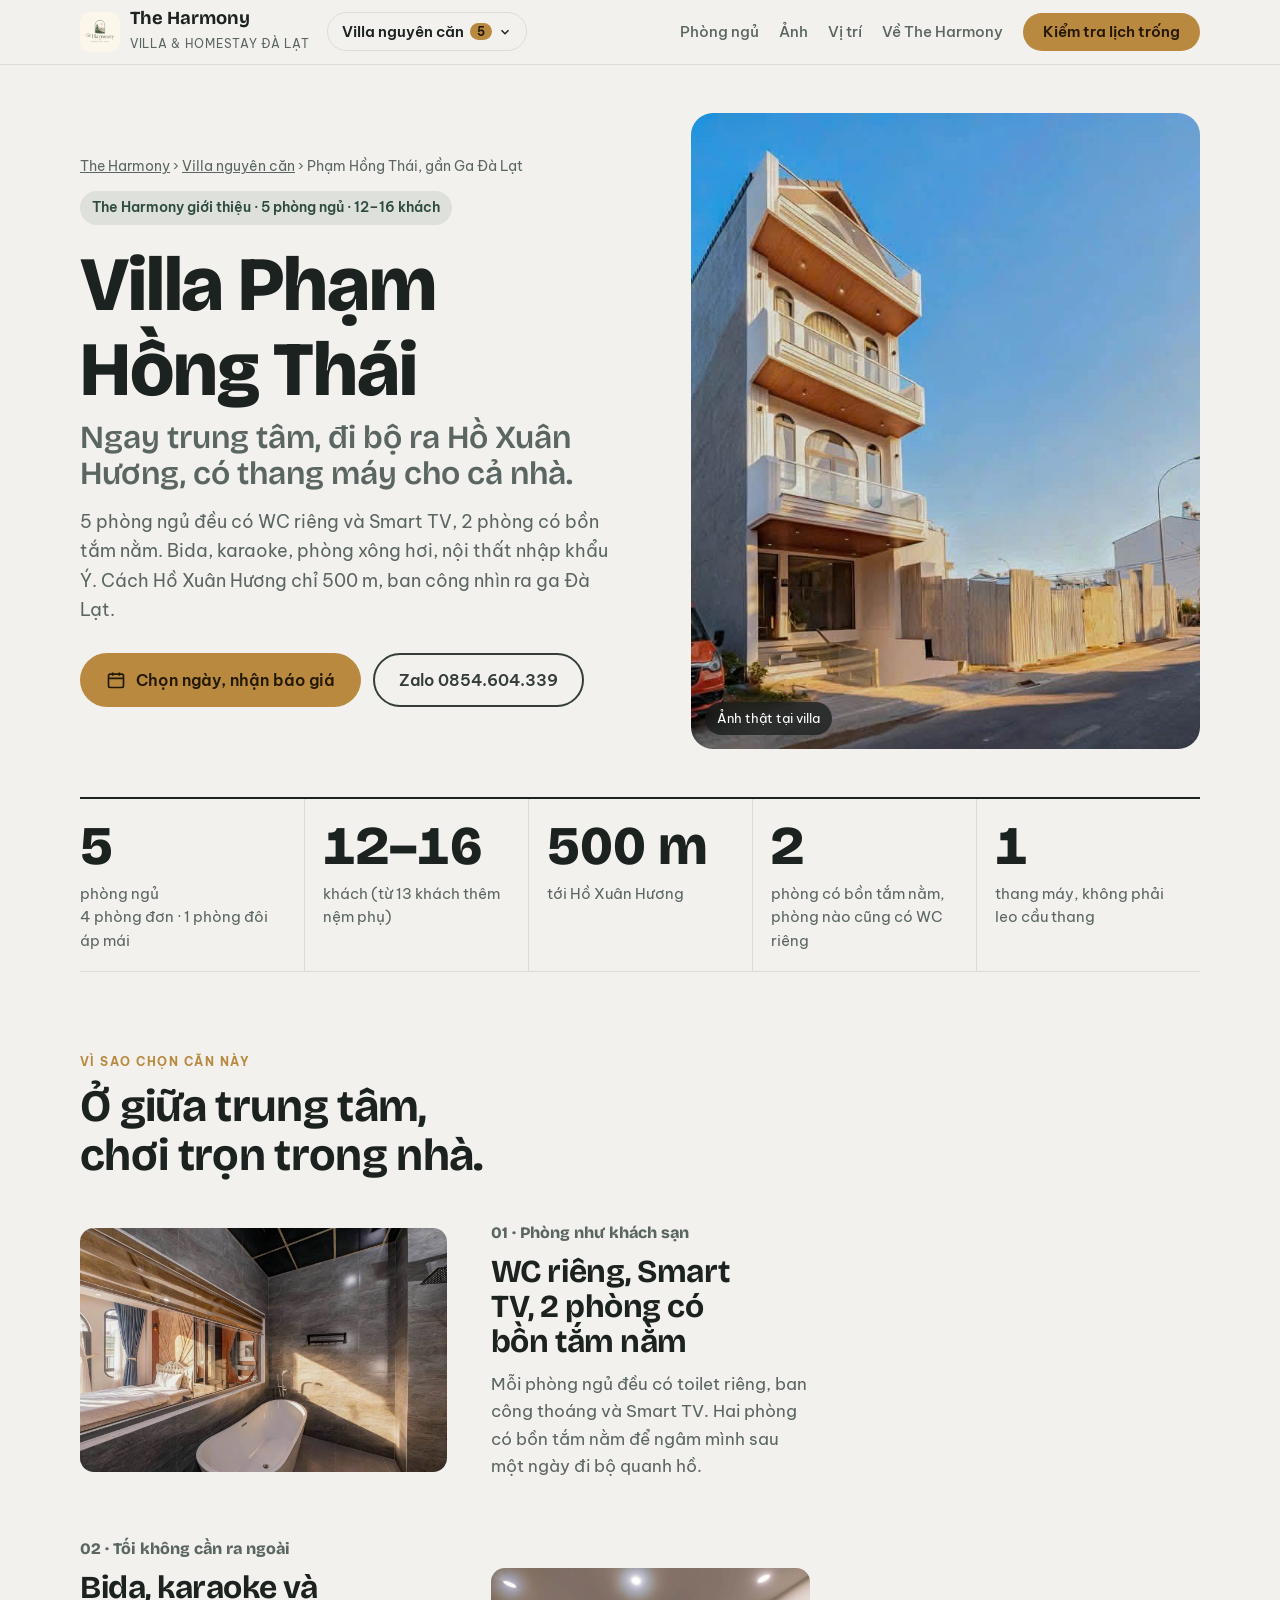
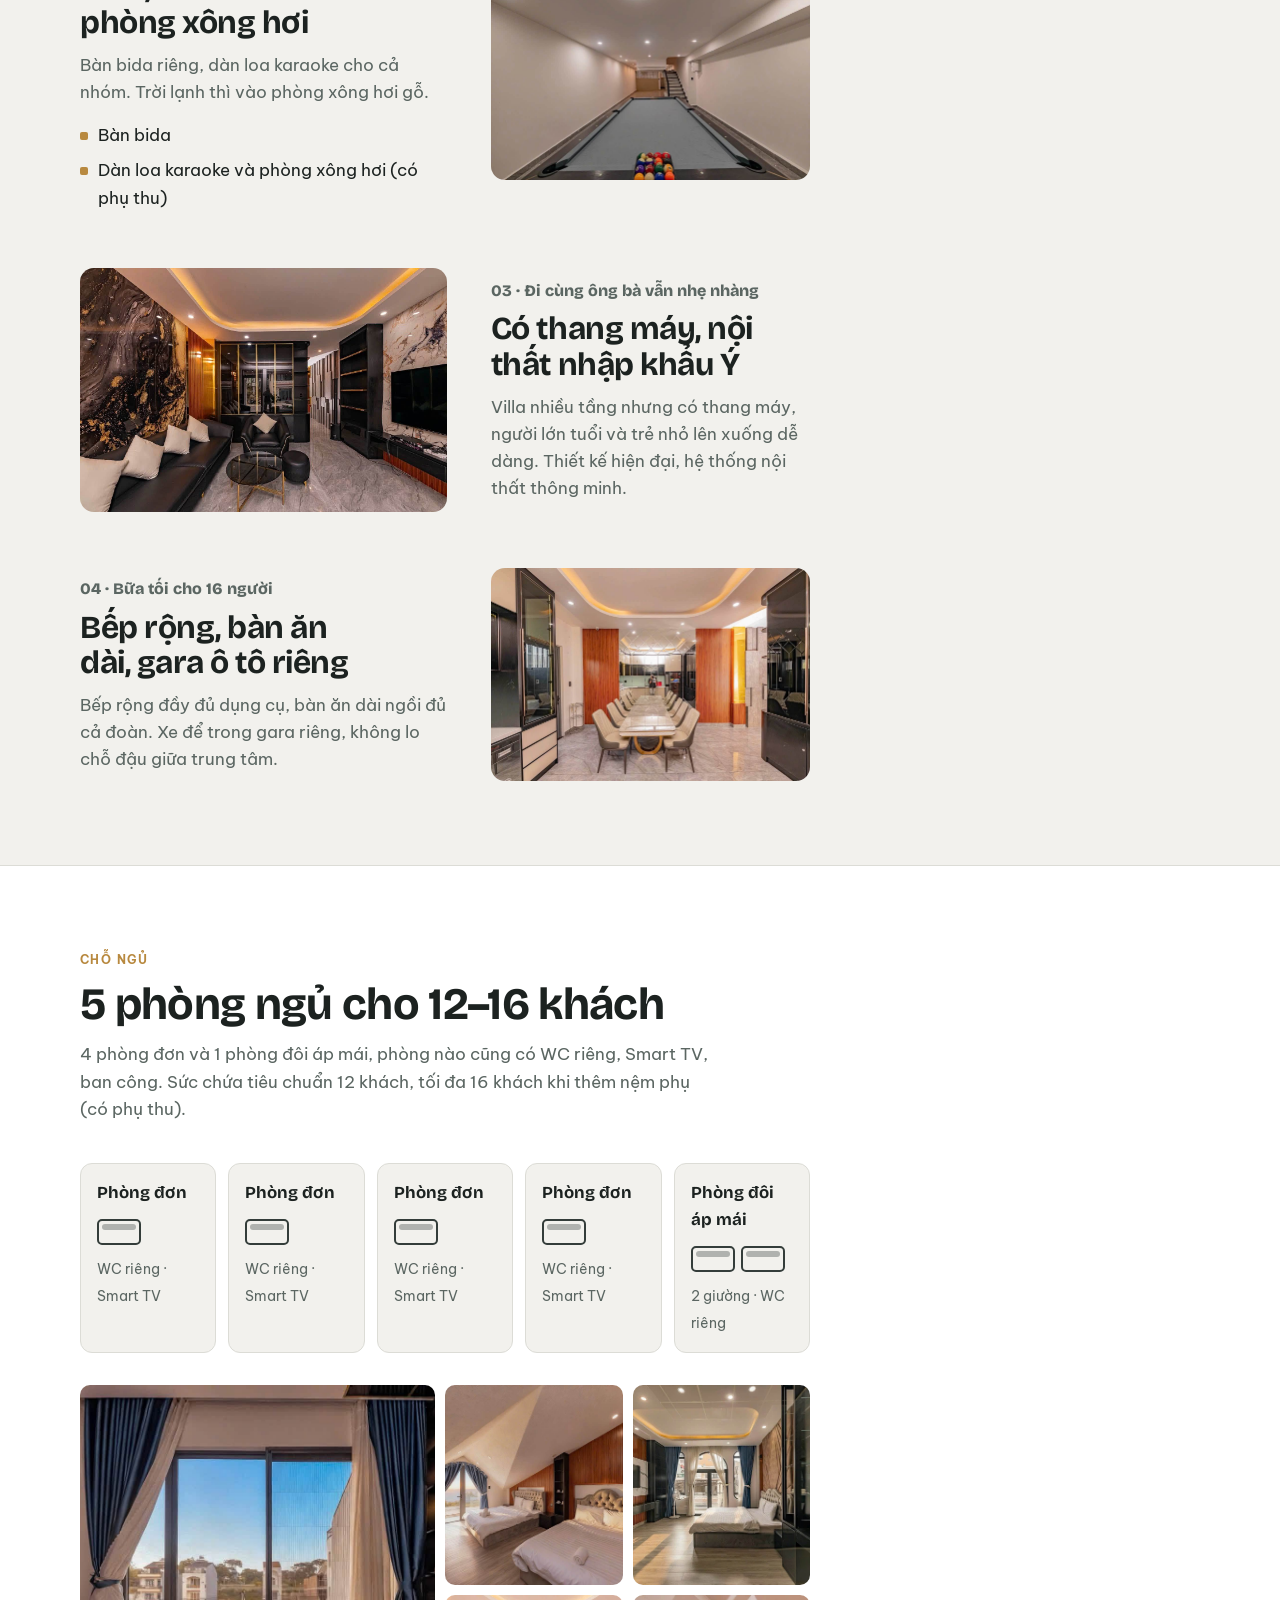
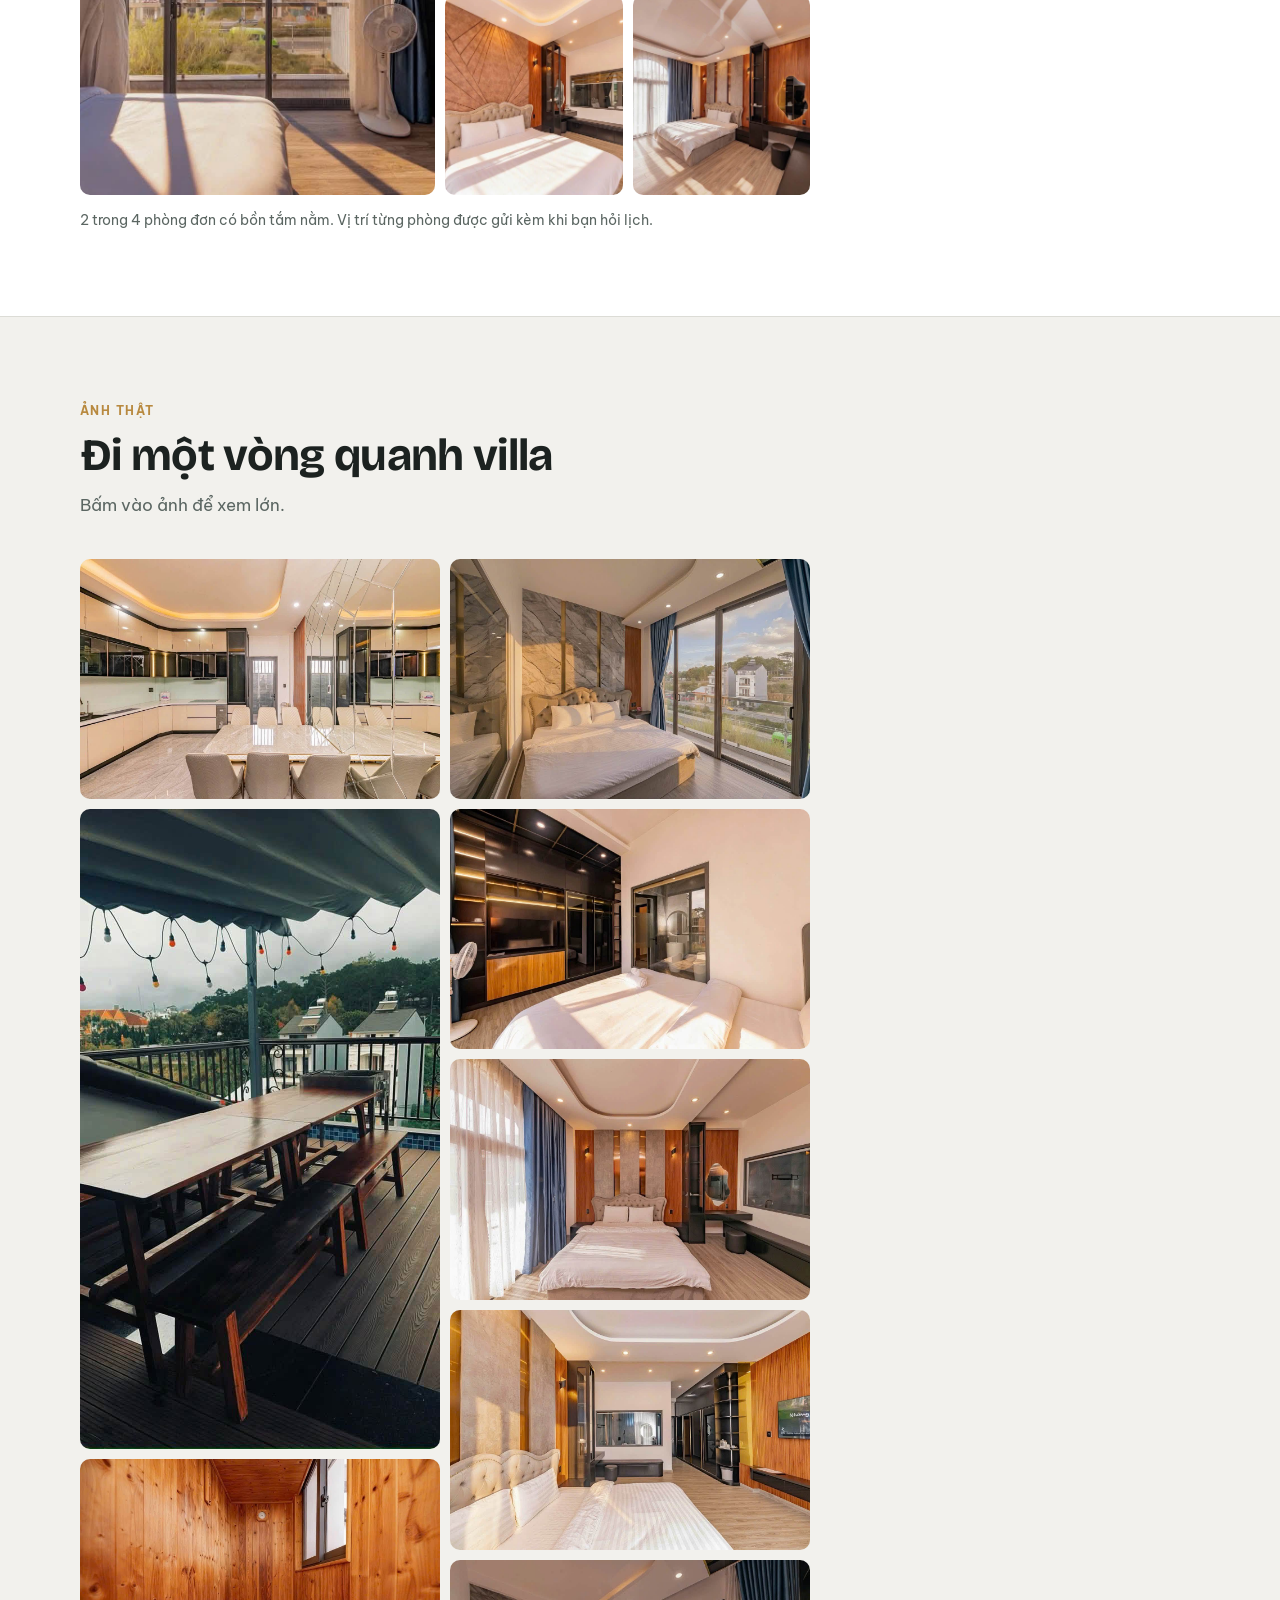
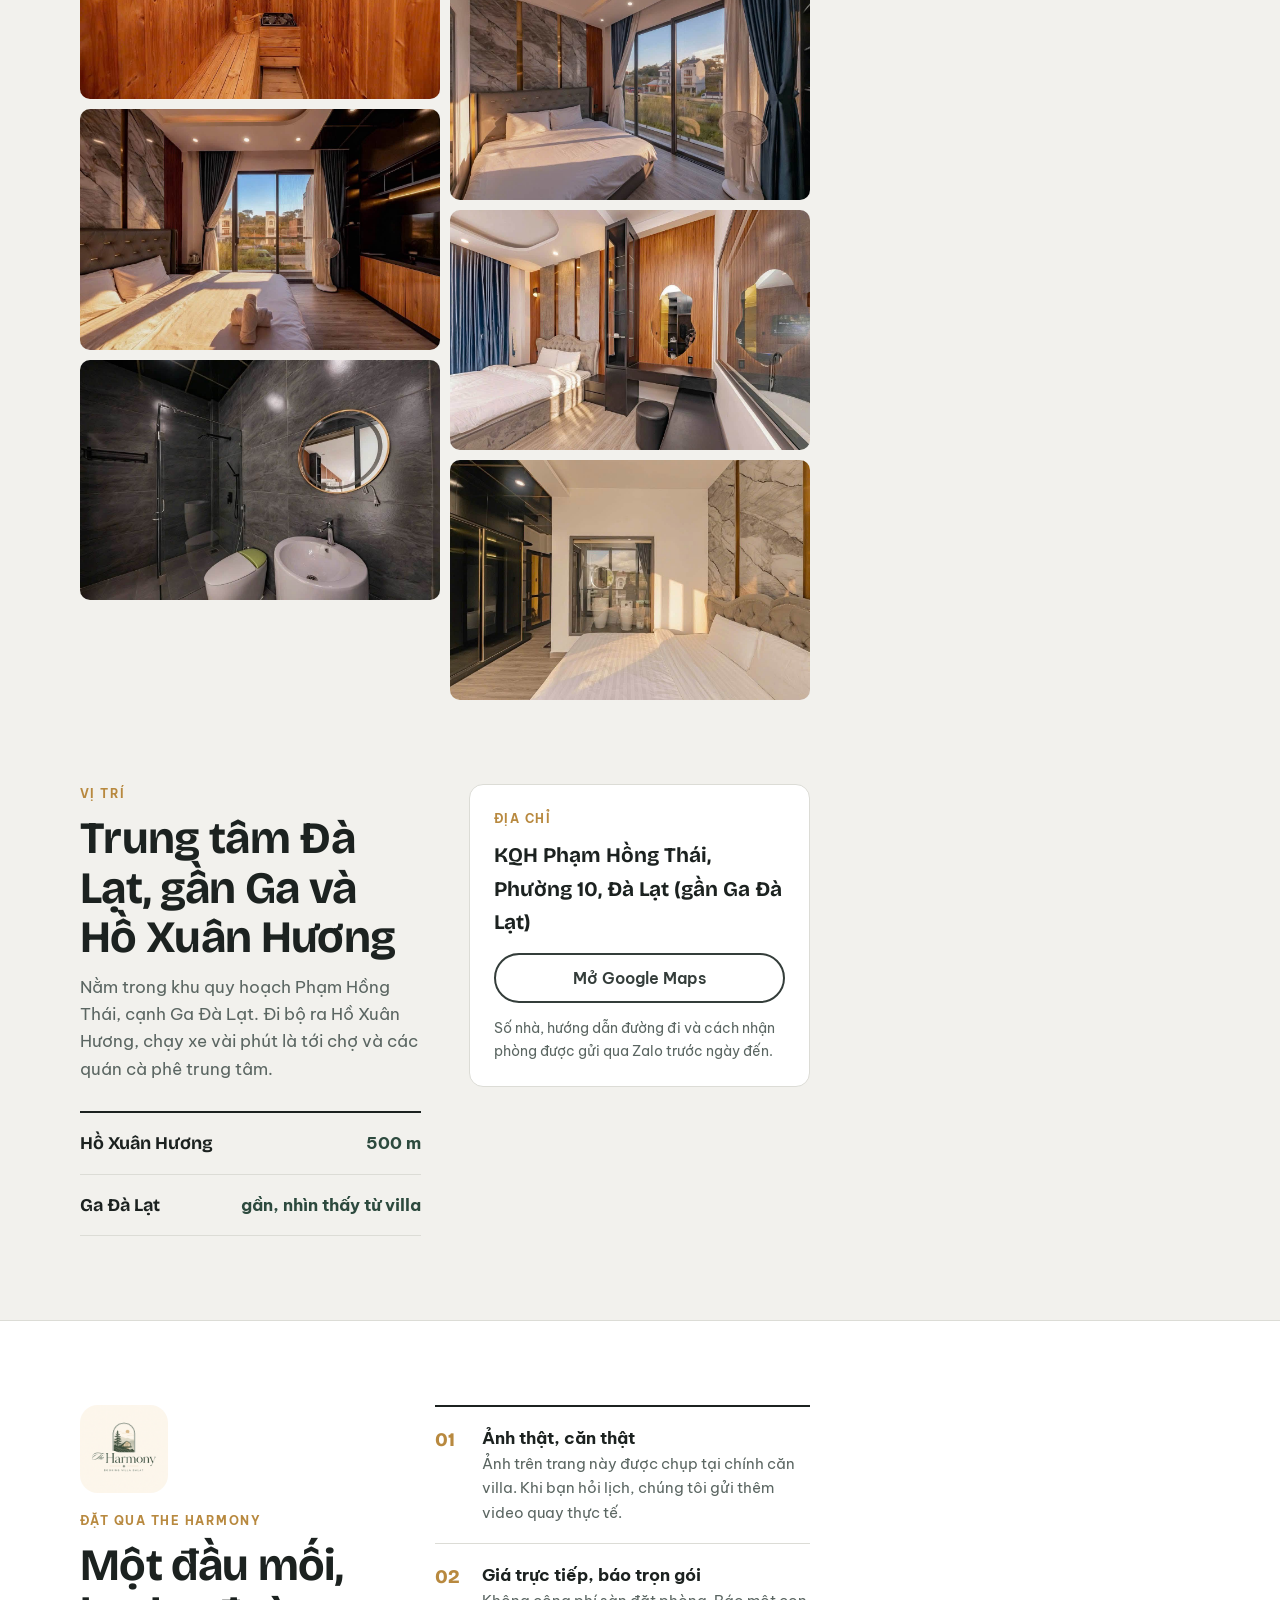
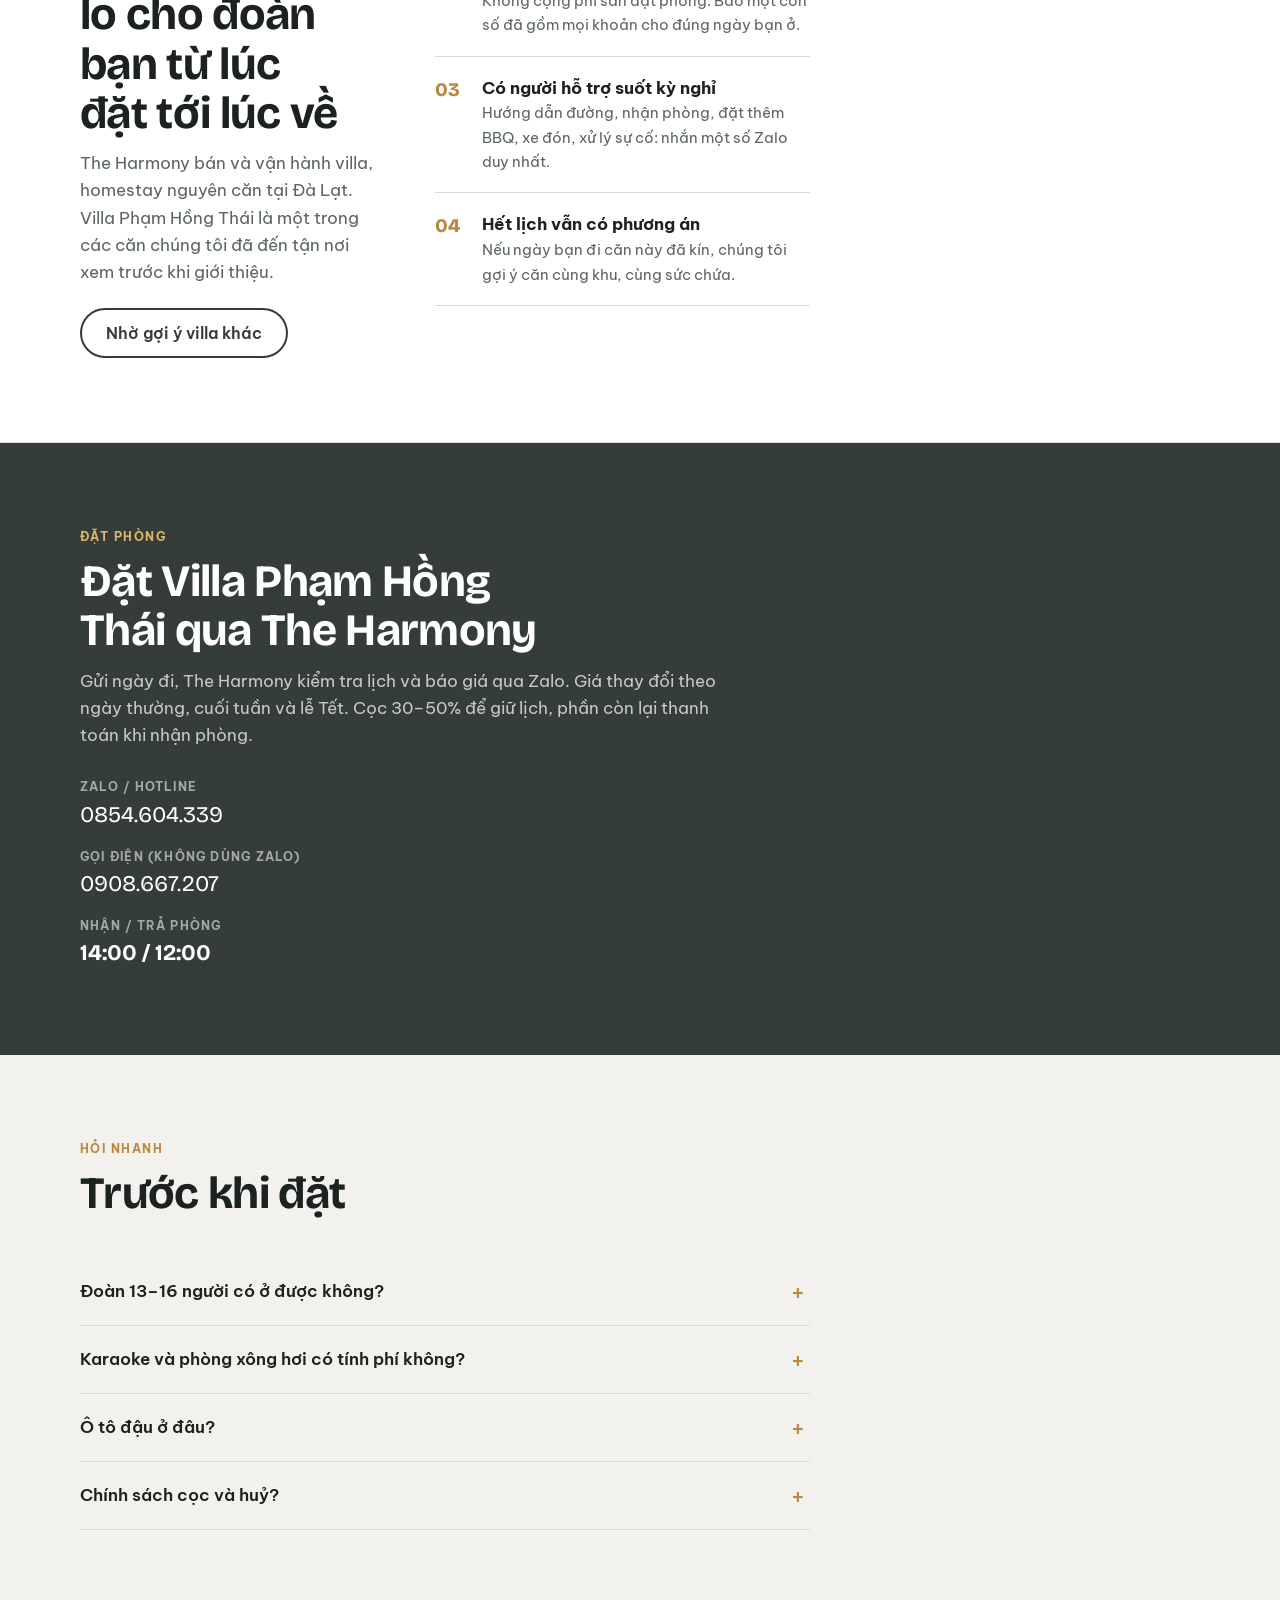
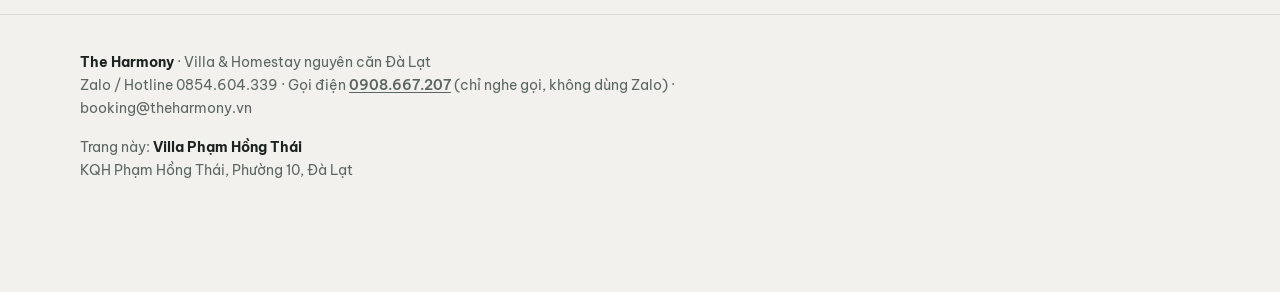
<file: villa/pham-hong-thai/index.html>
<!DOCTYPE html>
<html lang="vi">
<head>
<meta charset="UTF-8">
<meta name="viewport" content="width=device-width, initial-scale=1">
<title>Villa Phạm Hồng Thái | The Harmony</title>
<meta name="description" content="The Harmony giới thiệu Villa Phạm Hồng Thái – villa nguyên căn 5 phòng ngủ cho 12–16 khách, cách Hồ Xuân Hương 500 m, gần Ga Đà Lạt. WC riêng mỗi phòng, thang máy, bida, karaoke, xông hơi, gara ô tô.">
<meta property="og:title" content="Villa Phạm Hồng Thái – 5 phòng ngủ, 500 m tới Hồ Xuân Hương | The Harmony">
<meta property="og:description" content="Thang máy, bida, karaoke, xông hơi, phòng nào cũng có WC riêng. Nhắn Zalo để nhận báo giá theo ngày.">
<meta property="og:image" content="img/mat-tien.jpg">
<link rel="icon" type="image/png" href="img/logo.png">
<link rel="preconnect" href="https://fonts.googleapis.com">
<link rel="preconnect" href="https://fonts.gstatic.com" crossorigin>
<link href="https://fonts.googleapis.com/css2?family=Bricolage+Grotesque:opsz,wght@12..96,500;12..96,700;12..96,800&family=Be+Vietnam+Pro:wght@400;500;600;700&display=swap" rel="stylesheet">
<style>
/* Layout idea: tờ "hồ sơ căn" — số liệu căn nhà là nhân vật chính (5 · 6 · 16),
   ảnh thật xếp theo hành trình một ngày ở villa, nền đá xám ấm như nội thất căn. */
:root {
    --stone: #f2f1ed;       /* nền đá sáng như sàn villa */
    --paper: #ffffff;
    --ink: #1c2220;
    --muted: #5b6662;
    --line: #dcdcd6;
    --graphite: #343d3a;    /* xám than của sofa, tủ bếp */
    --pine: #2d4a3e;        /* rặng thông sau nhà */
    --brass: #b8893f;       /* tay nắm đồng ở bếp */
    --brass-ink: #241904;
    --font-display: "Bricolage Grotesque", "Be Vietnam Pro", system-ui, sans-serif;
    --font-body: "Be Vietnam Pro", system-ui, -apple-system, "Segoe UI", sans-serif;
    --r: 14px;
    color-scheme: light;
}
@media (prefers-color-scheme: dark) {
    :root:not([data-theme="light"]) {
        --stone: #121514; --paper: #1b201e; --ink: #ecefed; --muted: #a6b0ac; --line: #2d3431;
        --graphite: #d7ddda; --pine: #9cc3b0; --brass: #d6a95a; --brass-ink: #1f1500; color-scheme: dark;
    }
}
:root[data-theme="dark"] {
    --stone: #121514; --paper: #1b201e; --ink: #ecefed; --muted: #a6b0ac; --line: #2d3431;
    --graphite: #d7ddda; --pine: #9cc3b0; --brass: #d6a95a; --brass-ink: #1f1500; color-scheme: dark;
}

* { box-sizing: border-box; margin: 0; padding: 0; }
html { scroll-behavior: smooth; }
@media (prefers-reduced-motion: reduce) { html { scroll-behavior: auto; } * { transition: none !important; } }
body { font-family: var(--font-body); background: var(--stone); color: var(--ink); line-height: 1.6; font-size: 17px; }
img { max-width: 100%; display: block; }
h1, h2, h3 { font-family: var(--font-display); line-height: 1.1; letter-spacing: -0.015em; text-wrap: balance; }
.wrap { max-width: 1160px; margin: 0 auto; padding: 0 20px; }
:focus-visible { outline: 3px solid var(--brass); outline-offset: 3px; border-radius: 6px; }

.btn { display: inline-flex; align-items: center; justify-content: center; gap: 10px; padding: 15px 24px; border-radius: 999px;
       font: 600 1rem/1 var(--font-body); text-decoration: none; border: 2px solid transparent; cursor: pointer; transition: transform .15s ease, background-color .15s ease; }
.btn:hover { transform: translateY(-1px); }
.btn-main { background: var(--brass); color: var(--brass-ink); }
.btn-main:hover { background: #c99a4d; }
.btn-line { border-color: var(--graphite); color: var(--graphite); background: transparent; }
.btn svg { width: 20px; height: 20px; flex: none; }

/* Top bar */
.top { position: sticky; top: 0; z-index: 20; background: color-mix(in srgb, var(--stone) 90%, transparent); backdrop-filter: blur(10px); border-bottom: 1px solid var(--line); }
.top .wrap { display: flex; align-items: center; justify-content: space-between; height: 64px; gap: 14px; }
.brand { display: flex; align-items: center; gap: 10px; text-decoration: none; color: var(--ink); }
.brand img { width: 40px; height: 40px; border-radius: 10px; object-fit: cover; }
.brand b { font-family: var(--font-display); font-size: 1.15rem; display: block; line-height: 1.1; }
.brand small { font-size: .74rem; color: var(--muted); letter-spacing: .06em; text-transform: uppercase; }
.trail { font-size: .85rem; color: var(--muted); margin-bottom: 14px; }
.trail a { color: var(--muted); }
.harmony { background: var(--paper); border-top: 1px solid var(--line); border-bottom: 1px solid var(--line); }
.harmony-grid { display: grid; grid-template-columns: .9fr 1.1fr; gap: 48px; align-items: start; }
.harmony-logo { width: 88px; height: 88px; border-radius: 18px; margin-bottom: 18px; }
.promises { list-style: none; display: grid; gap: 0; border-top: 2px solid var(--ink); }
.promises li { padding: 18px 0; border-bottom: 1px solid var(--line); display: grid; grid-template-columns: 2.2rem 1fr; gap: 12px; }
.promises li > span { font-family: var(--font-display); font-weight: 800; color: var(--brass); font-size: 1.2rem; }
.promises b { display: block; font-size: 1.05rem; }
.promises p { color: var(--muted); font-size: .95rem; }
.harmony .btn { margin-top: 22px; }
/* Mini menu: Villa nguyên căn */
.vmenu { position: relative; }
.vmenu-btn { display: inline-flex; align-items: center; gap: 6px; font: 600 .93rem var(--font-body); color: var(--ink); background: transparent;
    border: 1px solid var(--line); border-radius: 999px; padding: 9px 14px; cursor: pointer; }
.vmenu-btn:hover, .vmenu-btn[aria-expanded="true"] { border-color: var(--graphite); }
.vmenu-btn svg { width: 14px; height: 14px; transition: transform .2s ease; }
.vmenu-btn[aria-expanded="true"] svg { transform: rotate(180deg); }
.vmenu-count { font-size: .75rem; font-weight: 700; background: var(--brass); color: var(--brass-ink); border-radius: 999px; padding: 1px 7px; }
.vpanel { position: absolute; top: calc(100% + 10px); left: 0; width: 380px; background: var(--paper); border: 1px solid var(--line);
    border-radius: var(--r); box-shadow: 0 18px 40px rgba(20,26,24,.18); padding: 10px; display: none; z-index: 40; }
.vpanel.open { display: block; }
.vpanel-head { display: flex; justify-content: space-between; align-items: baseline; padding: 6px 8px 10px; border-bottom: 1px solid var(--line); margin-bottom: 6px; }
.vpanel-head b { font-family: var(--font-display); font-size: 1.05rem; }
.vpanel-head span { font-size: .8rem; color: var(--muted); }
.vlist { list-style: none; display: grid; gap: 4px; max-height: min(60vh, 460px); overflow-y: auto; }
.vitem { display: grid; grid-template-columns: 76px 1fr; gap: 12px; align-items: center; padding: 8px; border-radius: 10px; text-decoration: none; color: var(--ink); }
.vitem:hover { background: var(--stone); }
.vitem img { width: 76px; height: 58px; object-fit: cover; border-radius: 8px; }
.vitem b { display: block; font-size: .98rem; }
.vitem small { display: block; font-size: .82rem; color: var(--muted); }
.vitem .here { display: inline-block; margin-top: 3px; font-size: .72rem; font-weight: 700; color: var(--pine); background: color-mix(in srgb, var(--pine) 12%, transparent); padding: 1px 8px; border-radius: 999px; }
.vitem[aria-current="page"] { background: var(--stone); }
.vpanel-foot { margin-top: 6px; padding: 10px 8px 4px; border-top: 1px solid var(--line); font-size: .86rem; color: var(--muted); }
.vpanel-foot a { color: var(--pine); font-weight: 600; }
.top-left { display: flex; align-items: center; gap: 18px; }
.top-name { font-family: var(--font-display); font-weight: 800; font-size: 1.15rem; text-decoration: none; color: var(--ink); }
.top-name span { color: var(--muted); font-weight: 500; font-family: var(--font-body); font-size: .85rem; margin-left: 6px; }
.top nav { display: flex; align-items: center; gap: 20px; font-size: .93rem; font-weight: 500; }
.top nav a:not(.btn) { color: var(--muted); text-decoration: none; }
.top nav a:not(.btn):hover { color: var(--ink); }
.top .btn { padding: 10px 18px; font-size: .92rem; }

/* Hero */
.hero { padding: 48px 0 40px; }
.hero-grid { display: grid; grid-template-columns: 1.05fr .95fr; gap: 48px; align-items: center; }
.kicker { display: inline-flex; gap: 8px; align-items: center; font-size: .85rem; font-weight: 600; color: var(--pine);
          background: color-mix(in srgb, var(--pine) 10%, transparent); padding: 6px 12px; border-radius: 999px; }
.hero h1 { font-size: clamp(2.6rem, 6vw, 4.8rem); font-weight: 800; margin: 18px 0 16px; }
.hero h1 small { display: block; font-size: .42em; font-weight: 600; color: var(--muted); letter-spacing: 0; margin-top: 8px; }
.hero p.lead { font-size: 1.15rem; color: var(--muted); max-width: 33rem; }
.cta { display: flex; flex-wrap: wrap; gap: 12px; margin-top: 28px; }
.hero-photo { position: relative; border-radius: 22px; overflow: hidden; aspect-ratio: 4 / 5; }
.hero-photo img { width: 100%; height: 100%; object-fit: cover; }
.hero-photo figcaption { position: absolute; left: 14px; bottom: 14px; background: rgba(20,26,24,.72); color: #fff; font-size: .82rem;
    padding: 6px 12px; border-radius: 999px; backdrop-filter: blur(6px); }

/* Numbers */
.numbers { display: grid; grid-template-columns: repeat(5, 1fr); border-top: 2px solid var(--ink); border-bottom: 1px solid var(--line); margin-top: 48px; }
.num { padding: 20px 18px 18px 0; }
.num + .num { padding-left: 18px; border-left: 1px solid var(--line); }
.num b { display: block; font-family: var(--font-display); font-size: clamp(2.2rem, 4.4vw, 3.4rem); font-weight: 800; line-height: 1; font-variant-numeric: tabular-nums; }
.num span { display: block; margin-top: 8px; font-size: .92rem; color: var(--muted); }

/* Section heads */
section.block { padding: 84px 0; }
.eyebrow { font-size: .78rem; font-weight: 700; letter-spacing: .12em; text-transform: uppercase; color: var(--brass); margin-bottom: 10px; }
.block h2 { font-size: clamp(1.9rem, 3.6vw, 2.8rem); max-width: 22ch; }
.block .intro { color: var(--muted); max-width: 40rem; margin-top: 12px; }
.head { margin-bottom: 40px; }

/* Highlights: alternating photo rows */
.rows { display: grid; gap: 56px; }
.row { display: grid; grid-template-columns: 1.15fr 1fr; gap: 44px; align-items: center; }
.row:nth-child(even) .row-img { order: 2; }
.row-img { border-radius: var(--r); overflow: hidden; aspect-ratio: 3 / 2; }
.row-img img { width: 100%; height: 100%; object-fit: cover; }
.row-tag { font-family: var(--font-display); font-weight: 800; font-size: 1rem; color: var(--pine); margin-bottom: 8px; }
.row h3 { font-size: clamp(1.5rem, 2.6vw, 2rem); margin-bottom: 12px; }
.row p { color: var(--muted); max-width: 32rem; }
.row ul { list-style: none; margin-top: 16px; display: grid; gap: 8px; }
.row li { display: flex; gap: 10px; align-items: baseline; }
.row li::before { content: ""; width: 8px; height: 8px; flex: none; background: var(--brass); border-radius: 2px; transform: translateY(-1px); }

/* Rooms */
.rooms { background: var(--paper); border-top: 1px solid var(--line); border-bottom: 1px solid var(--line); }
.room-plan { display: grid; grid-template-columns: repeat(5, 1fr); gap: 12px; margin-bottom: 32px; }
.room { border: 1px solid var(--line); border-radius: 12px; padding: 16px; background: var(--stone); }
.room b { font-family: var(--font-display); font-size: 1.05rem; display: block; }
.room span { font-size: .88rem; color: var(--muted); }
.beds { display: flex; gap: 6px; margin: 12px 0 10px; }
.bed { height: 26px; border-radius: 5px; border: 2px solid var(--graphite); position: relative; }
.bed::before { content: ""; position: absolute; top: 3px; left: 3px; right: 3px; height: 6px; border-radius: 3px; background: var(--graphite); opacity: .35; }
.bed.big { width: 44px; } .bed.small { width: 30px; }
.room-photos { display: grid; grid-template-columns: 2fr 1fr 1fr; grid-auto-rows: 200px; gap: 10px; }
.room-photos img { width: 100%; height: 100%; object-fit: cover; border-radius: 10px; cursor: zoom-in; }
.room-photos img:first-child { grid-row: span 2; }
.note { font-size: .88rem; color: var(--muted); margin-top: 14px; }

/* Gallery */
.gallery { columns: 3 260px; column-gap: 10px; }
.gallery button { display: block; width: 100%; margin: 0 0 10px; border: 0; padding: 0; background: none; cursor: zoom-in; border-radius: 10px; overflow: hidden; break-inside: avoid; }
.gallery img { width: 100%; transition: transform .3s ease; }
.gallery button:hover img { transform: scale(1.03); }

/* Lightbox */
.lb { position: fixed; inset: 0; z-index: 50; background: rgba(10,12,11,.92); display: none; align-items: center; justify-content: center; padding: 56px 16px; }
.lb.open { display: flex; }
.lb img { max-height: 100%; max-width: 100%; border-radius: 8px; object-fit: contain; }
.lb button { position: absolute; background: rgba(255,255,255,.14); color: #fff; border: 0; width: 46px; height: 46px; border-radius: 50%; font-size: 1.4rem; cursor: pointer; }
.lb .x { top: 12px; right: 12px; } .lb .p { left: 12px; top: 50%; } .lb .n { right: 12px; top: 50%; }
.lb-count { position: absolute; bottom: 16px; left: 0; right: 0; text-align: center; color: #ddd; font-size: .9rem; }

/* Location */
.loc { display: grid; grid-template-columns: 1fr 1fr; gap: 48px; align-items: start; }
.dist { list-style: none; border-top: 2px solid var(--ink); }
.dist li { display: grid; grid-template-columns: 1fr auto; gap: 12px; padding: 16px 0; border-bottom: 1px solid var(--line); align-items: baseline; }
.dist strong { font-family: var(--font-display); font-size: 1.12rem; }
.dist em { font-style: normal; font-variant-numeric: tabular-nums; font-weight: 700; color: var(--pine); white-space: nowrap; }
.addr { background: var(--paper); border: 1px solid var(--line); border-radius: var(--r); padding: 24px; }
.addr b { display: block; font-family: var(--font-display); font-size: 1.3rem; margin: 6px 0 14px; }
.addr .btn { width: 100%; }

/* Booking */
.book { background: var(--graphite); color: #eef1ef; }
:root[data-theme="dark"] .book { background: #232a27; }
@media (prefers-color-scheme: dark) { :root:not([data-theme="light"]) .book { background: #232a27; } }
.book .eyebrow { color: #e0b569; }
.book h2 { color: #fff; }
.book .intro { color: rgba(238,241,239,.78); }
.book-grid { display: grid; grid-template-columns: .9fr 1.1fr; gap: 48px; align-items: start; }
.book-lines { list-style: none; margin-top: 28px; display: grid; gap: 14px; }
.book-lines small { display: block; font-size: .76rem; letter-spacing: .1em; text-transform: uppercase; color: rgba(238,241,239,.6); font-weight: 700; }
.book-lines a, .book-lines strong { font-family: var(--font-display); font-size: 1.4rem; color: #fff; text-decoration: none; }
form.quick { background: var(--paper); color: var(--ink); border-radius: var(--r); padding: 26px; display: grid; gap: 14px; }
.two { display: grid; grid-template-columns: 1fr 1fr; gap: 12px; }
.field { display: grid; gap: 6px; min-width: 0; }
.field label { font-size: .85rem; font-weight: 600; }
.field input, .field textarea { width: 100%; min-width: 0; font: 500 1rem var(--font-body); color: var(--ink); background: var(--stone); border: 1px solid var(--line); border-radius: 10px; padding: 12px 14px; }
.field textarea { min-height: 76px; resize: vertical; }
.chips { display: flex; flex-wrap: wrap; gap: 8px; }
.chips label { white-space: nowrap; display: inline-flex; align-items: center; gap: 6px; border: 1px solid var(--line); border-radius: 999px; padding: 7px 12px; font-size: .88rem; cursor: pointer; background: var(--stone); }
.chips input { accent-color: var(--pine); }
.chips label:has(input:checked) { border-color: var(--pine); background: color-mix(in srgb, var(--pine) 10%, var(--stone)); }
form.quick .btn { width: 100%; padding: 17px; font-size: 1.05rem; }
.fit { font-size: .9rem; padding: 10px 12px; border-radius: 10px; background: var(--stone); color: var(--muted); }
.fit.warn { background: #fdf3e2; color: #7a4f06; }
.msg { font-size: .85rem; color: var(--muted); text-align: center; }
.done { display: none; border: 1px solid var(--line); border-radius: 12px; padding: 14px; font-size: .95rem; }
.done.show { display: block; }
.done pre { white-space: pre-wrap; font: .9rem/1.5 var(--font-body); color: var(--muted); background: var(--stone); padding: 10px 12px; border-radius: 8px; margin: 8px 0 12px; }
.done .btn { width: auto; padding: 12px 18px; font-size: .95rem; }

/* FAQ */
.faq { max-width: 800px; }
.faq details { border-bottom: 1px solid var(--line); }
.faq summary { list-style: none; cursor: pointer; padding: 20px 40px 20px 0; font-weight: 600; font-size: 1.05rem; position: relative; }
.faq summary::-webkit-details-marker { display: none; }
.faq summary::after { content: "+"; position: absolute; right: 4px; top: 14px; font-size: 1.6rem; font-weight: 400; color: var(--brass); }
.faq details[open] summary::after { content: "–"; }
.faq details p { padding-bottom: 20px; color: var(--muted); max-width: 65ch; }

footer { border-top: 1px solid var(--line); padding: 36px 0 110px; font-size: .9rem; color: var(--muted); }
footer .wrap { display: flex; flex-wrap: wrap; justify-content: space-between; gap: 16px; }
footer b { color: var(--ink); }
.float { position: fixed; left: 16px; right: 16px; bottom: 16px; z-index: 30; display: none; box-shadow: 0 10px 28px rgba(0,0,0,.25); }

@media (max-width: 960px) {
    .hero-grid, .loc, .book-grid, .harmony-grid { grid-template-columns: 1fr; gap: 32px; }
    .hero-photo { aspect-ratio: 4 / 3; order: -1; }
    .numbers { grid-template-columns: repeat(3, 1fr); }
    .num:nth-child(4) { padding-left: 0; border-left: 0; }
    .num:nth-child(n+4) { border-top: 1px solid var(--line); }
    .row { grid-template-columns: 1fr; gap: 20px; }
    .row:nth-child(even) .row-img { order: 0; }
    .room-plan { grid-template-columns: repeat(3, 1fr); }
}
@media (max-width: 640px) {
    body { font-size: 16px; }
    .top nav, .brand small, .brand b { display: none; }
    .top-left { gap: 10px; }
    .vmenu { position: static; }
    .vpanel { left: 12px; right: 12px; width: auto; top: calc(100% + 6px); }
    .hero { padding-top: 20px; }
    .cta .btn { flex: 1 1 100%; }
    .numbers { grid-template-columns: 1fr 1fr; }
    .num, .num + .num { padding: 16px 12px 14px 0; border-left: 0; }
    .num:nth-child(even) { padding-left: 14px; border-left: 1px solid var(--line); }
    .num:nth-child(n+3) { border-top: 1px solid var(--line); }
    .num:last-child { grid-column: 1 / -1; padding-left: 0; border-left: 0; }
    section.block { padding: 60px 0; }
    .room-plan { grid-template-columns: 1fr 1fr; }
    .room-photos { grid-template-columns: 1fr 1fr; grid-auto-rows: 140px; }
    .room-photos img:first-child { grid-column: 1 / -1; grid-row: span 2; }
    .two { grid-template-columns: 1fr; }
    form.quick { padding: 20px; }
    .float { display: flex; }
}

/* Tìm kiếm villa */
.hsearch { margin-top: 30px; max-width: 640px; background: var(--paper); color: var(--ink); border-radius: 16px; padding: 14px; box-shadow: 0 18px 40px rgba(0,0,0,.25); }
.hsearch label { display: block; font: 700 .95rem var(--font-display); padding: 2px 6px 10px; }
.hsearch-row { display: flex; gap: 8px; }
.hsearch input { flex: 1; min-width: 0; font: 400 1rem var(--font-body); color: var(--ink); background: var(--stone); border: 1px solid var(--line); border-radius: 10px; padding: 13px 14px; }
.hsearch input:focus { outline: 2px solid var(--brass); outline-offset: 1px; }
.hsearch button[type=submit] { font: 700 .98rem var(--font-body); background: var(--brass); color: var(--brass-ink); border: 0; border-radius: 10px; padding: 0 20px; cursor: pointer; }
.qchips { display: flex; flex-wrap: wrap; gap: 6px; padding: 12px 2px 2px; }
.qchips button { font: 600 .84rem var(--font-body); color: var(--ink); background: transparent; border: 1px solid var(--line); border-radius: 999px; padding: 5px 12px; cursor: pointer; }
.qchips button:hover { border-color: var(--graphite); background: var(--stone); }
.search-status { min-height: 1.4em; margin: -8px 0 18px; color: var(--muted); }
.search-status:empty { display: none; }
.search-status b { color: var(--ink); }
.search-status button { font: 600 .9rem var(--font-body); color: var(--pine); background: none; border: 0; text-decoration: underline; cursor: pointer; padding: 0; }
.card[hidden] { display: none; }
.card-why { background: color-mix(in srgb, var(--pine) 9%, transparent); border-radius: 10px; padding: 10px 12px; display: grid; gap: 3px; font-size: .9rem; }
.card-why b { font-size: .78rem; text-transform: uppercase; letter-spacing: .06em; color: var(--pine); }
.card-why span::before { content: "✓ "; color: var(--pine); font-weight: 700; }
.cards-empty { border: 1px dashed var(--line); border-radius: var(--r); padding: 28px; text-align: center; color: var(--muted); }
.cards-empty a { color: var(--pine); font-weight: 700; }
.vsearch { padding: 0 4px 8px; }
.vsearch input { width: 100%; font: 400 .95rem var(--font-body); color: var(--ink); background: var(--stone); border: 1px solid var(--line); border-radius: 10px; padding: 10px 12px; }
.vsearch input:focus { outline: 2px solid var(--brass); outline-offset: 1px; }
.vitem small.vwhy { color: var(--pine); font-weight: 600; }
.vempty { padding: 14px 8px; color: var(--muted); font-size: .9rem; }
.vempty a { color: var(--pine); font-weight: 700; }
@media (max-width: 640px) { .hsearch-row { flex-direction: column; } .hsearch button[type=submit] { padding: 12px; } }
footer a { color: inherit; font-weight: 600; text-decoration: underline; text-underline-offset: 2px; }

/* Form đặt phòng dạng sticky bên phải (máy tính) */
.quick-head { display: none; }
@media (min-width: 1180px) {
    body.dock main > section:not(.hero) > .wrap, body.dock footer .wrap { padding-right: 410px; }
    body.dock .book-grid { grid-template-columns: 1fr; }
    body.dock form.quick {
        position: fixed; z-index: 15; top: 84px; width: 370px;
        right: max(20px, calc((100vw - 1160px) / 2 + 20px));
        max-height: calc(100vh - 100px); overflow-y: auto; overscroll-behavior: contain;
        padding: 20px; gap: 11px; border: 1px solid var(--line); box-shadow: 0 18px 44px rgba(20,26,24,.18);
        transition: opacity .25s ease, transform .25s ease, visibility .25s;
    }
    body.dock:not(.dock-on) form.quick { opacity: 0; visibility: hidden; transform: translateY(12px); }
    body.dock form.quick .quick-head { display: flex; justify-content: space-between; align-items: baseline; gap: 10px; padding-bottom: 10px; border-bottom: 1px solid var(--line); }
    .quick-head b { font: 700 1.15rem var(--font-display); }
    .quick-head span { font-size: .8rem; color: var(--muted); }
    body.dock form.quick .field textarea { min-height: 54px; }
    body.dock form.quick .btn { padding: 14px; }
    body.dock form.quick.flash { box-shadow: 0 0 0 3px var(--brass), 0 18px 44px rgba(20,26,24,.18); }
}
</style>
</head>
<body>

<header class="top">
    <div class="wrap">
        <div class="top-left">
            <a class="brand" href="../../" aria-label="The Harmony – trang chủ">
                <img src="img/logo.png" alt="">
                <span><b>The Harmony</b><small>Villa & Homestay Đà Lạt</small></span>
            </a>
            <div class="vmenu">
                <button class="vmenu-btn" id="vmenu-btn" type="button" aria-expanded="false" aria-controls="vpanel">
                    Villa nguyên căn <span class="vmenu-count" id="vmenu-count">1</span>
                    <svg viewBox="0 0 24 24" fill="none" stroke="currentColor" stroke-width="2.5" aria-hidden="true"><path d="m6 9 6 6 6-6"/></svg>
                </button>
                <div class="vpanel" id="vpanel">
                    <div class="vpanel-head"><b>Villa nguyên căn</b><span id="vpanel-sub"></span></div>
                    <div class="vsearch"><input id="vsearch" type="search" placeholder="Tìm: 12 người, karaoke, bida…" aria-label="Tìm villa theo số người hoặc tiện ích" autocomplete="off"></div>
                    <ul class="vlist" id="vlist"></ul>
                    <p class="vpanel-foot">Chưa thấy căn hợp? <a href="https://zalo.me/0854604339" target="_blank" rel="noopener">Nhắn Zalo để được gợi ý</a></p>
                </div>
            </div>
        </div>
        <nav aria-label="Điều hướng">
            <a href="#phong">Phòng ngủ</a>
            <a href="#anh">Ảnh</a>
            <a href="#vi-tri">Vị trí</a>
            <a href="#the-harmony">Về The Harmony</a>
            <a class="btn btn-main" href="#dat-phong">Kiểm tra lịch trống</a>
        </nav>
    </div>
</header>

<main id="top">
    <!-- HERO -->
    <section class="hero">
        <div class="wrap">
            <div class="hero-grid">
                <div>
                    <p class="trail"><a href="../../">The Harmony</a> › <a href="../../#villa">Villa nguyên căn</a> › Phạm Hồng Thái, gần Ga Đà Lạt</p>
                    <span class="kicker">The Harmony giới thiệu · 5 phòng ngủ · 12–16 khách</span>
                    <h1>Villa Phạm Hồng Thái<small>Ngay trung tâm, đi bộ ra Hồ Xuân Hương, có thang máy cho cả nhà.</small></h1>
                    <p class="lead">5 phòng ngủ đều có WC riêng và Smart TV, 2 phòng có bồn tắm nằm. Bida, karaoke, phòng xông hơi, nội thất nhập khẩu Ý. Cách Hồ Xuân Hương chỉ 500 m, ban công nhìn ra ga Đà Lạt.</p>
                    <div class="cta">
                        <a class="btn btn-main" href="#dat-phong">
                            <svg viewBox="0 0 24 24" fill="none" stroke="currentColor" stroke-width="2" aria-hidden="true"><rect x="3" y="5" width="18" height="16" rx="2"/><path d="M3 10h18M8 3v4M16 3v4"/></svg>
                            Chọn ngày, nhận báo giá
                        </a>
                        <a class="btn btn-line" href="https://zalo.me/0854604339" target="_blank" rel="noopener">Zalo 0854.604.339</a>
                    </div>
                </div>
                <figure class="hero-photo">
                    <img src="img/mat-tien.jpg" alt="Mặt tiền villa 4 tầng màu kem, ban công lan can, khu quy hoạch Phạm Hồng Thái">
                    <figcaption>Ảnh thật tại villa</figcaption>
                </figure>
            </div>

            <div class="numbers" aria-label="Thông số nhanh">
                <div class="num"><b>5</b><span>phòng ngủ<br>4 phòng đơn · 1 phòng đôi áp mái</span></div>
                <div class="num"><b>12–16</b><span>khách (từ 13 khách thêm nệm phụ)</span></div>
                <div class="num"><b>500 m</b><span>tới Hồ Xuân Hương</span></div>
                <div class="num"><b>2</b><span>phòng có bồn tắm nằm, phòng nào cũng có WC riêng</span></div>
                <div class="num"><b>1</b><span>thang máy, không phải leo cầu thang</span></div>
            </div>
        </div>
    </section>

    <!-- HIGHLIGHTS -->
    <section class="block" style="padding-top: 40px;">
        <div class="wrap">
            <div class="head">
                <p class="eyebrow">Vì sao chọn căn này</p>
                <h2>Ở giữa trung tâm, chơi trọn trong nhà.</h2>
            </div>
            <div class="rows">
                <div class="row">
                    <div class="row-img"><img src="img/bon-tam.jpg" alt="Bồn tắm nằm cạnh vách kính phòng ngủ" loading="lazy"></div>
                    <div>
                        <p class="row-tag">01 · Phòng như khách sạn</p>
                        <h3>WC riêng, Smart TV, 2 phòng có bồn tắm nằm</h3>
                        <p>Mỗi phòng ngủ đều có toilet riêng, ban công thoáng và Smart TV. Hai phòng có bồn tắm nằm để ngâm mình sau một ngày đi bộ quanh hồ.</p>
                    </div>
                </div>
                <div class="row">
                    <div class="row-img"><img src="img/bida.jpg" alt="Bàn bida trong phòng giải trí" loading="lazy"></div>
                    <div>
                        <p class="row-tag">02 · Tối không cần ra ngoài</p>
                        <h3>Bida, karaoke và phòng xông hơi</h3>
                        <p>Bàn bida riêng, dàn loa karaoke cho cả nhóm. Trời lạnh thì vào phòng xông hơi gỗ.</p>
                        <ul><li>Bàn bida</li><li>Dàn loa karaoke và phòng xông hơi (có phụ thu)</li></ul>
                    </div>
                </div>
                <div class="row">
                    <div class="row-img"><img src="img/phong-khach.jpg" alt="Phòng khách sofa da đen, tường đá vân, TV lớn" loading="lazy"></div>
                    <div>
                        <p class="row-tag">03 · Đi cùng ông bà vẫn nhẹ nhàng</p>
                        <h3>Có thang máy, nội thất nhập khẩu Ý</h3>
                        <p>Villa nhiều tầng nhưng có thang máy, người lớn tuổi và trẻ nhỏ lên xuống dễ dàng. Thiết kế hiện đại, hệ thống nội thất thông minh.</p>
                    </div>
                </div>
                <div class="row">
                    <div class="row-img"><img src="img/ban-an-dai.jpg" alt="Bàn ăn dài cho cả đoàn cạnh bếp" loading="lazy"></div>
                    <div>
                        <p class="row-tag">04 · Bữa tối cho 16 người</p>
                        <h3>Bếp rộng, bàn ăn dài, gara ô tô riêng</h3>
                        <p>Bếp rộng đầy đủ dụng cụ, bàn ăn dài ngồi đủ cả đoàn. Xe để trong gara riêng, không lo chỗ đậu giữa trung tâm.</p>
                    </div>
                </div>
            </div>
        </div>
    </section>

    <!-- ROOMS -->
    <section class="block rooms" id="phong">
        <div class="wrap">
            <div class="head">
                <p class="eyebrow">Chỗ ngủ</p>
                <h2>5 phòng ngủ cho 12–16 khách</h2>
                <p class="intro">4 phòng đơn và 1 phòng đôi áp mái, phòng nào cũng có WC riêng, Smart TV, ban công. Sức chứa tiêu chuẩn 12 khách, tối đa 16 khách khi thêm nệm phụ (có phụ thu).</p>
            </div>
            <div class="room-plan" aria-label="Cơ cấu phòng">
                <div class="room"><b>Phòng đơn</b><div class="beds"><i class="bed big"></i></div><span>WC riêng · Smart TV</span></div>
                <div class="room"><b>Phòng đơn</b><div class="beds"><i class="bed big"></i></div><span>WC riêng · Smart TV</span></div>
                <div class="room"><b>Phòng đơn</b><div class="beds"><i class="bed big"></i></div><span>WC riêng · Smart TV</span></div>
                <div class="room"><b>Phòng đơn</b><div class="beds"><i class="bed big"></i></div><span>WC riêng · Smart TV</span></div>
                <div class="room"><b>Phòng đôi áp mái</b><div class="beds"><i class="bed big"></i><i class="bed big"></i></div><span>2 giường · WC riêng</span></div>
            </div>
            <div class="room-photos">
                <img src="img/phong-view-ga.jpg" alt="Phòng ngủ cửa kính lớn nhìn ra phố" loading="lazy">
                <img src="img/phong-doi-ap-mai.jpg" alt="Phòng đôi áp mái 2 giường" loading="lazy">
                <img src="img/phong-don-ban-cong.jpg" alt="Phòng ngủ rộng có ban công" loading="lazy">
                <img src="img/phong-don-3.jpg" alt="Phòng ngủ đầu giường bọc nệm, ốp gỗ" loading="lazy">
                <img src="img/phong-don-2.jpg" alt="Phòng ngủ cửa vòm, rèm xanh" loading="lazy">
            </div>
            <p class="note">2 trong 4 phòng đơn có bồn tắm nằm. Vị trí từng phòng được gửi kèm khi bạn hỏi lịch.</p>
        </div>
    </section>

    <!-- GALLERY -->
    <section class="block" id="anh">
        <div class="wrap">
            <div class="head">
                <p class="eyebrow">Ảnh thật</p>
                <h2>Đi một vòng quanh villa</h2>
                <p class="intro">Bấm vào ảnh để xem lớn.</p>
            </div>
            <div class="gallery" id="gallery">
                <button type="button"><img src="img/bep.jpg" alt="Bếp tủ trắng, bàn ăn mặt đá" loading="lazy"></button>
                <button type="button"><img src="img/ban-cong.jpg" alt="Ban công có bàn gỗ dài, đèn dây" loading="lazy"></button>
                <button type="button"><img src="img/xong-hoi.jpg" alt="Phòng xông hơi gỗ" loading="lazy"></button>
                <button type="button"><img src="img/phong-don-view.jpg" alt="Phòng ngủ cửa kính nhìn ra phố" loading="lazy"></button>
                <button type="button"><img src="img/wc.jpg" alt="Phòng tắm đá xám, vách kính" loading="lazy"></button>
                <button type="button"><img src="img/phong-view-2.jpg" alt="Phòng ngủ có ban công nhìn ra đồi" loading="lazy"></button>
                <button type="button"><img src="img/phong-don-4.jpg" alt="Phòng ngủ tủ âm tường, TV" loading="lazy"></button>
                <button type="button"><img src="img/phong-don-5.jpg" alt="Phòng ngủ rèm xanh, ánh nắng" loading="lazy"></button>
                <button type="button"><img src="img/phong-don-6.jpg" alt="Phòng ngủ có kính nhìn vào phòng tắm" loading="lazy"></button>
                <button type="button"><img src="img/phong-don-8.jpg" alt="Phòng ngủ cửa kính lớn" loading="lazy"></button>
                <button type="button"><img src="img/phong-don-9.jpg" alt="Phòng ngủ bàn trang điểm gương" loading="lazy"></button>
                <button type="button"><img src="img/phong-don-7.jpg" alt="Phòng ngủ tường đá vân" loading="lazy"></button>
            </div>
        </div>
    </section>

    <!-- LOCATION -->
    <section class="block" id="vi-tri" style="padding-top: 0;">
        <div class="wrap loc">
            <div>
                <p class="eyebrow">Vị trí</p>
                <h2>Trung tâm Đà Lạt, gần Ga và Hồ Xuân Hương</h2>
                <p class="intro" style="margin-bottom: 28px;">Nằm trong khu quy hoạch Phạm Hồng Thái, cạnh Ga Đà Lạt. Đi bộ ra Hồ Xuân Hương, chạy xe vài phút là tới chợ và các quán cà phê trung tâm.</p>
                <ul class="dist">
                    <li><strong>Hồ Xuân Hương</strong><em>500 m</em></li>
                    <li><strong>Ga Đà Lạt</strong><em>gần, nhìn thấy từ villa</em></li>
                </ul>
            </div>
            <div class="addr">
                <p class="eyebrow">Địa chỉ</p>
                <b>KQH Phạm Hồng Thái, Phường 10, Đà Lạt (gần Ga Đà Lạt)</b>
                <a class="btn btn-line" href="https://www.google.com/maps/search/?api=1&query=KQH+Ph%E1%BA%A1m+H%E1%BB%93ng+Th%C3%A1i+%C4%90%C3%A0+L%E1%BA%A1t" target="_blank" rel="noopener">Mở Google Maps</a>
                <p class="note">Số nhà, hướng dẫn đường đi và cách nhận phòng được gửi qua Zalo trước ngày đến.</p>
            </div>
        </div>
    </section>

    <!-- THE HARMONY -->
    <section class="block harmony" id="the-harmony">
        <div class="wrap harmony-grid">
            <div>
                <img class="harmony-logo" src="img/logo.png" alt="Logo The Harmony">
                <p class="eyebrow">Đặt qua The Harmony</p>
                <h2>Một đầu mối, lo cho đoàn bạn từ lúc đặt tới lúc về</h2>
                <p class="intro">The Harmony bán và vận hành villa, homestay nguyên căn tại Đà Lạt. Villa Phạm Hồng Thái là một trong các căn chúng tôi đã đến tận nơi xem trước khi giới thiệu.</p>
                <a class="btn btn-line" href="https://zalo.me/0854604339" target="_blank" rel="noopener" id="other-villas">Nhờ gợi ý villa khác</a>
            </div>
            <ol class="promises">
                <li><span>01</span><div><b>Ảnh thật, căn thật</b><p>Ảnh trên trang này được chụp tại chính căn villa. Khi bạn hỏi lịch, chúng tôi gửi thêm video quay thực tế.</p></div></li>
                <li><span>02</span><div><b>Giá trực tiếp, báo trọn gói</b><p>Không cộng phí sàn đặt phòng. Báo một con số đã gồm mọi khoản cho đúng ngày bạn ở.</p></div></li>
                <li><span>03</span><div><b>Có người hỗ trợ suốt kỳ nghỉ</b><p>Hướng dẫn đường, nhận phòng, đặt thêm BBQ, xe đón, xử lý sự cố: nhắn một số Zalo duy nhất.</p></div></li>
                <li><span>04</span><div><b>Hết lịch vẫn có phương án</b><p>Nếu ngày bạn đi căn này đã kín, chúng tôi gợi ý căn cùng khu, cùng sức chứa.</p></div></li>
            </ol>
        </div>
    </section>

    <!-- BOOKING -->
    <section class="block book" id="dat-phong">
        <div class="wrap book-grid">
            <div>
                <p class="eyebrow">Đặt phòng</p>
                <h2>Đặt Villa Phạm Hồng Thái qua The Harmony</h2>
                <p class="intro">Gửi ngày đi, The Harmony kiểm tra lịch và báo giá qua Zalo. Giá thay đổi theo ngày thường, cuối tuần và lễ Tết. Cọc 30–50% để giữ lịch, phần còn lại thanh toán khi nhận phòng.</p>
                <ul class="book-lines">
                    <li><small>Zalo / Hotline</small><a href="https://zalo.me/0854604339" target="_blank" rel="noopener">0854.604.339</a></li>
                    <li><small>Gọi điện (không dùng Zalo)</small><a href="tel:0908667207">0908.667.207</a></li>
                    <li><small>Nhận / trả phòng</small><strong>14:00 / 12:00</strong></li>
                </ul>
            </div>
            <form class="quick" id="quick" novalidate>
                <p class="quick-head"><b>Hỏi lịch &amp; báo giá</b><span>Trả lời qua Zalo</span></p>
                <div class="two">
                    <div class="field"><label for="f-in">Ngày nhận phòng</label><input type="date" id="f-in" required></div>
                    <div class="field"><label for="f-out">Ngày trả phòng</label><input type="date" id="f-out" required></div>
                </div>
                <div class="two">
                    <div class="field"><label for="f-guests">Số khách</label><input type="number" id="f-guests" min="1" max="30" inputmode="numeric" placeholder="12–16"></div>
                    <div class="field"><label for="f-name">Tên bạn</label><input type="text" id="f-name" autocomplete="name" placeholder="Anh/chị..."></div>
                </div>
                <p class="fit" id="fit">Sức chứa tiêu chuẩn 12 khách, tối đa 16 khách.</p>
                <div class="field">
                    <label>Đoàn có…</label>
                    <div class="chips">
                        <label><input type="checkbox" value="người lớn tuổi"> Người lớn tuổi</label>
                        <label><input type="checkbox" value="trẻ nhỏ"> Trẻ nhỏ</label>
                        <label><input type="checkbox" value="muốn dùng phòng xông hơi"> Muốn xông hơi</label>
                        <label><input type="checkbox" value="đi ô tô"> Đi ô tô</label>
                    </div>
                </div>
                <div class="field"><label for="f-note">Ghi chú</label><textarea id="f-note" placeholder="Giờ đến dự kiến, dịp sinh nhật, cần thêm nệm..."></textarea></div>
                <button class="btn btn-main" type="submit">Gửi qua Zalo</button>
                <p class="msg" id="msg">Chưa cần cọc. The Harmony kiểm tra lịch và báo giá trước.</p>
                <div class="done" id="done" role="status">
                    <b>Đã sao chép nội dung.</b> Mở Zalo và dán vào ô chat:
                    <pre id="done-text"></pre>
                    <a class="btn btn-main" href="https://zalo.me/0854604339" target="_blank" rel="noopener">Mở Zalo 0854.604.339</a>
                </div>
            </form>
        </div>
    </section>

    <!-- FAQ -->
    <section class="block">
        <div class="wrap">
            <div class="head"><p class="eyebrow">Hỏi nhanh</p><h2>Trước khi đặt</h2></div>
            <div class="faq">
                <details><summary>Đoàn 13–16 người có ở được không?</summary><p>Được. Sức chứa tiêu chuẩn 12 khách, tối đa 16 khách khi thêm nệm phụ (có phụ thu). Đông hơn 16 người, chúng tôi gợi ý thêm một căn gần đó.</p></details>
                <details><summary>Karaoke và phòng xông hơi có tính phí không?</summary><p>Karaoke và phòng xông hơi có phụ thu. Bạn báo trước khi đặt để chúng tôi báo giá luôn và chuẩn bị sẵn.</p></details>
                <details><summary>Ô tô đậu ở đâu?</summary><p>Villa có gara ô tô riêng.</p></details>
                <details><summary>Chính sách cọc và huỷ?</summary><p>Cọc 30–50% để giữ lịch. Huỷ trước 14 ngày được bảo lưu cọc để đổi ngày trong 3 tháng. Huỷ trong vòng 14 ngày không hoàn cọc. Dịp lễ Tết có thể áp dụng chính sách riêng, ghi rõ khi xác nhận.</p></details>
            </div>
        </div>
    </section>
</main>

<footer>
    <div class="wrap">
        <div><b>The Harmony</b> · Villa & Homestay nguyên căn Đà Lạt<br>Zalo / Hotline 0854.604.339 · Gọi điện <a href="tel:0908667207">0908.667.207</a> (chỉ nghe gọi, không dùng Zalo) · booking@theharmony.vn</div>
        <div>Trang này: <b>Villa Phạm Hồng Thái</b><br>KQH Phạm Hồng Thái, Phường 10, Đà Lạt</div>
    </div>
</footer>


<a class="btn btn-main float" href="#dat-phong">Kiểm tra lịch trống</a>

<div class="lb" id="lb" role="dialog" aria-modal="true" aria-label="Xem ảnh">
    <button class="x" type="button" aria-label="Đóng">×</button>
    <button class="p" type="button" aria-label="Ảnh trước">‹</button>
    <img id="lb-img" alt="">
    <button class="n" type="button" aria-label="Ảnh sau">›</button>
    <div class="lb-count" id="lb-count"></div>
</div>

<script src="../../villas.js"></script>
<script>

(function () {
    function esc(t) { return String(t).replace(/[&<>"]/g, function (c) { return { "&": "&amp;", "<": "&lt;", ">": "&gt;", '"': "&quot;" }[c]; }); }
    Harmony.initMenu({ base: "../../", current: "pham-hong-thai" });

    // Lightbox cho ảnh gallery + ảnh phòng
    var imgs = Array.prototype.slice.call(document.querySelectorAll("#gallery img, .room-photos img"));
    var lb = document.getElementById("lb"), lbImg = document.getElementById("lb-img"), lbCount = document.getElementById("lb-count"), cur = 0;
    function show(i) { cur = (i + imgs.length) % imgs.length; lbImg.src = imgs[cur].src; lbImg.alt = imgs[cur].alt; lbCount.textContent = (cur + 1) + " / " + imgs.length + " · " + imgs[cur].alt; }
    function open(i) { show(i); lb.classList.add("open"); document.body.style.overflow = "hidden"; lb.querySelector(".x").focus(); }
    function close() { lb.classList.remove("open"); document.body.style.overflow = ""; }
    imgs.forEach(function (im, i) { (im.closest("button") || im).addEventListener("click", function () { open(i); }); });
    lb.querySelector(".x").addEventListener("click", close);
    lb.querySelector(".p").addEventListener("click", function () { show(cur - 1); });
    lb.querySelector(".n").addEventListener("click", function () { show(cur + 1); });
    lb.addEventListener("click", function (e) { if (e.target === lb) close(); });
    document.addEventListener("keydown", function (e) {
        if (!lb.classList.contains("open")) return;
        if (e.key === "Escape") close(); if (e.key === "ArrowLeft") show(cur - 1); if (e.key === "ArrowRight") show(cur + 1);
    });

    document.getElementById("other-villas").addEventListener("click", function () {
        copy("Chào The Harmony, mình đã xem Villa Phạm Hồng Thái, nhờ gợi ý thêm villa khác. Ngày đi: ..., số khách: ...");
    });

    // Ngày
    function key(d) { return d.getFullYear() + "-" + String(d.getMonth() + 1).padStart(2, "0") + "-" + String(d.getDate()).padStart(2, "0"); }
    function plus(k, n) { var p = k.split("-"); return key(new Date(+p[0], +p[1] - 1, +p[2] + n)); }
    function vn(k) { var p = k.split("-"); return p[2] + "/" + p[1] + "/" + p[0]; }
    var fin = document.getElementById("f-in"), fout = document.getElementById("f-out"), today = key(new Date());
    fin.min = today; fout.min = plus(today, 1);
    fin.addEventListener("change", function () {
        if (!fin.value) return;
        fout.min = plus(fin.value, 1);
        if (!fout.value || fout.value <= fin.value) fout.value = plus(fin.value, 1);
    });

    // Gợi ý số khách
    var g = document.getElementById("f-guests"), fit = document.getElementById("fit");
    g.addEventListener("input", function () {
        var n = parseInt(g.value, 10);
        fit.classList.remove("warn");
        if (!n) fit.textContent = "Sức chứa tiêu chuẩn 12 khách, tối đa 16 khách.";
        else if (n <= 12) fit.textContent = n + " khách: trong sức chứa tiêu chuẩn của villa.";
        else if (n <= 16) fit.textContent = n + " khách: cần thêm nệm phụ (có phụ thu).";
        else { fit.textContent = n + " khách: vượt sức chứa tối đa 16 khách. Chúng tôi sẽ gợi ý thêm căn gần bên."; fit.classList.add("warn"); }
    });

    function copy(t) {
        try { if (navigator.clipboard && navigator.clipboard.writeText) return navigator.clipboard.writeText(t).then(function () { return true; }, function () { return false; }); } catch (e) {}
        return Promise.resolve(false);
    }

    document.getElementById("quick").addEventListener("submit", function (e) {
        e.preventDefault();
        var msg = document.getElementById("msg");
        if (!fin.value || !fout.value) { msg.textContent = "Bạn chọn giúp ngày nhận và ngày trả phòng nhé."; (fin.value ? fout : fin).focus(); return; }
        var nights = Math.round((new Date(fout.value) - new Date(fin.value)) / 864e5);
        var lines = ["Chào The Harmony, mình muốn hỏi lịch Villa Phạm Hồng Thái:", "- Ngày: " + vn(fin.value) + " → " + vn(fout.value) + " (" + nights + " đêm)"];
        if (g.value) lines.push("- Số khách: " + g.value);
        var tags = Array.prototype.map.call(document.querySelectorAll(".chips input:checked"), function (c) { return c.value; });
        if (tags.length) lines.push("- Đoàn có: " + tags.join(", "));
        var note = document.getElementById("f-note").value.trim(); if (note) lines.push("- Ghi chú: " + note);
        var name = document.getElementById("f-name").value.trim(); if (name) lines.push("Tên: " + name);
        var text = lines.join("\n");
        document.getElementById("done-text").textContent = text;
        copy(text).then(function (ok) {
            var done = document.getElementById("done");
            done.querySelector("b").textContent = ok ? "Đã sao chép nội dung." : "Bạn sao chép nội dung dưới đây:";
            done.classList.add("show"); msg.textContent = "";
            done.scrollIntoView({ behavior: "smooth", block: "nearest" });
        });
    });

    // Form đặt phòng nổi bên phải khi đã cuộn qua phần đầu trang (màn hình rộng)
    (function () {
        var form = document.getElementById("quick"), hero = document.querySelector(".hero");
        if (!form || !hero) return;
        var wide = window.matchMedia("(min-width: 1180px)");
        function setDock() { document.body.classList.toggle("dock", wide.matches); }
        setDock();
        if (wide.addEventListener) wide.addEventListener("change", setDock); else wide.addListener(setDock);
        if ("IntersectionObserver" in window) {
            new IntersectionObserver(function (es) {
                document.body.classList.toggle("dock-on", !es[0].isIntersecting);
            }, { rootMargin: "-80px 0px 0px 0px", threshold: 0 }).observe(hero);
        } else { document.body.classList.add("dock-on"); }
        Array.prototype.forEach.call(document.querySelectorAll('a[href="#dat-phong"]'), function (a) {
            a.addEventListener("click", function (e) {
                if (!wide.matches) return;
                e.preventDefault();
                var wait = 0;
                if (!document.body.classList.contains("dock-on")) {
                    window.scrollTo({ top: hero.offsetTop + hero.offsetHeight - 60, behavior: "smooth" });
                    wait = 700;
                }
                setTimeout(function () {
                    form.classList.add("flash"); setTimeout(function () { form.classList.remove("flash"); }, 1200);
                    document.getElementById("f-in").focus({ preventScroll: true });
                }, wait + 250);
            });
        });
    })();
})();
</script>
</body>
</html>
</file>
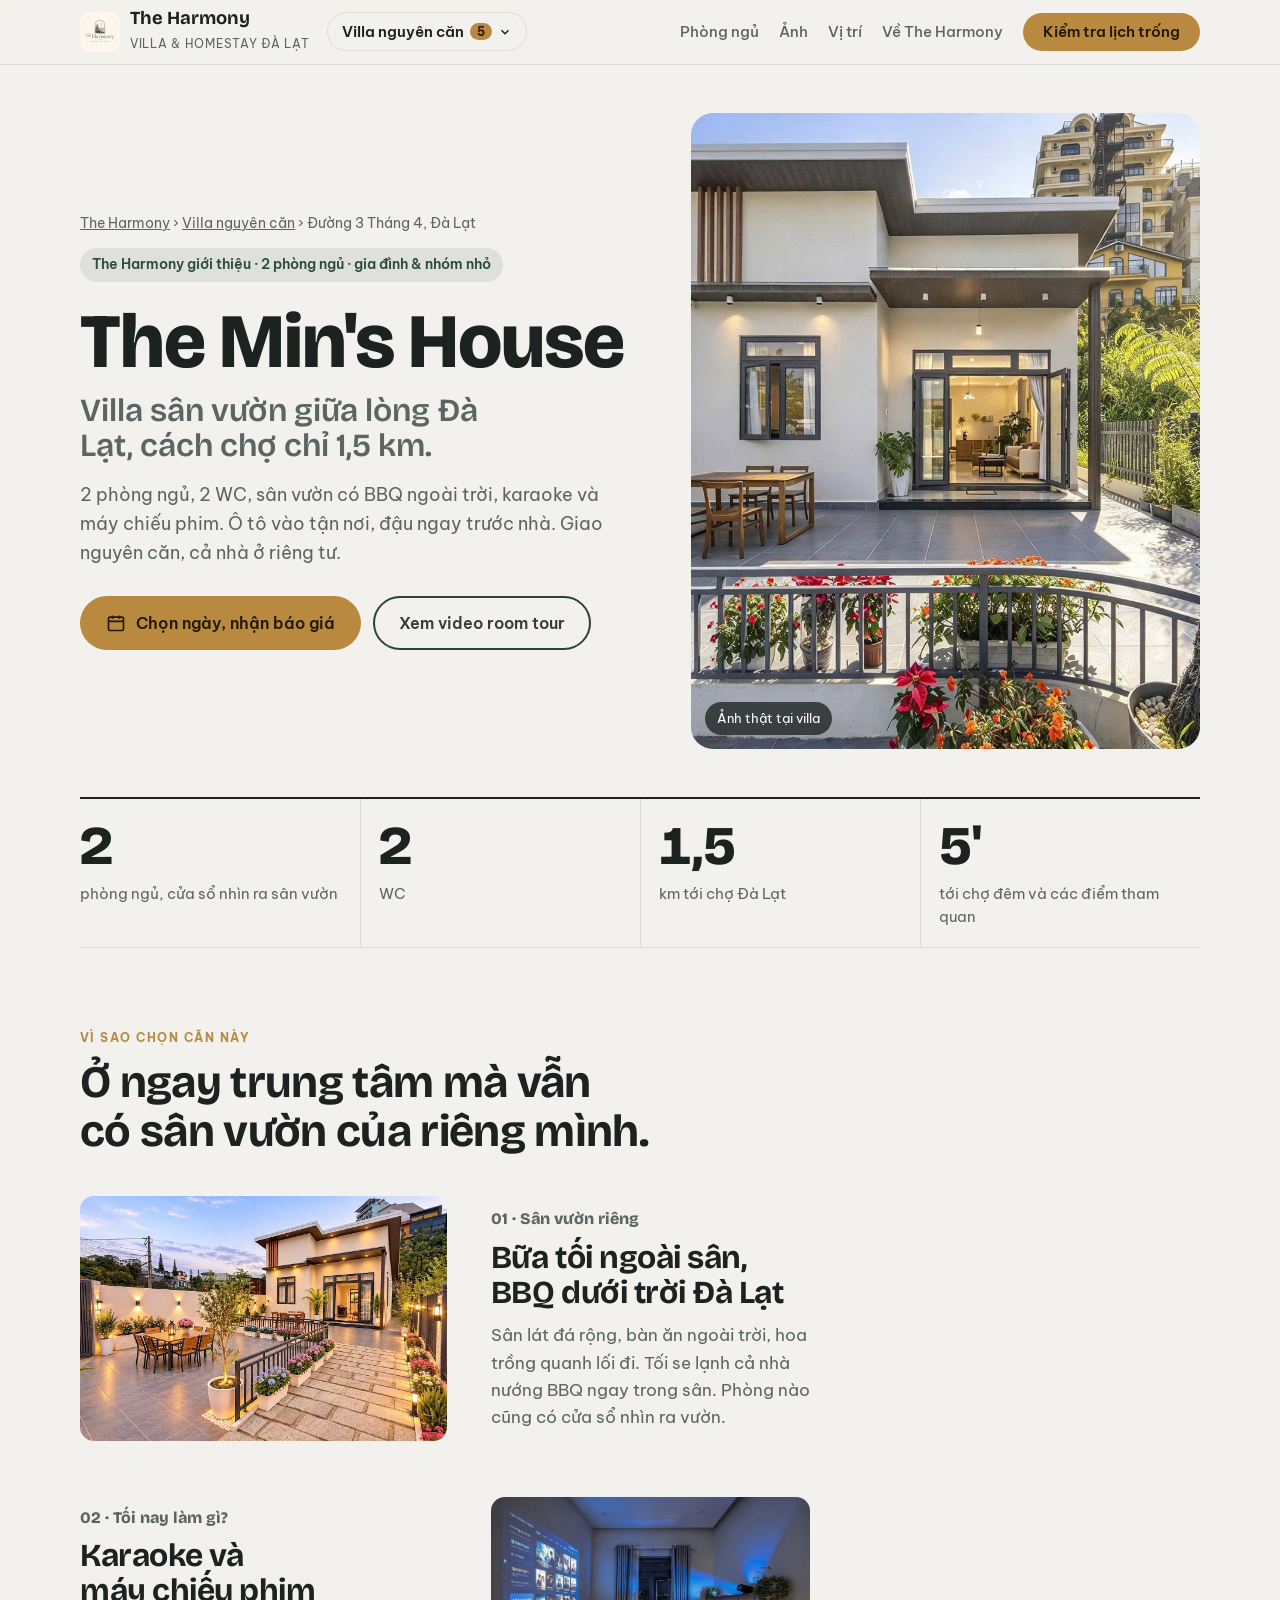
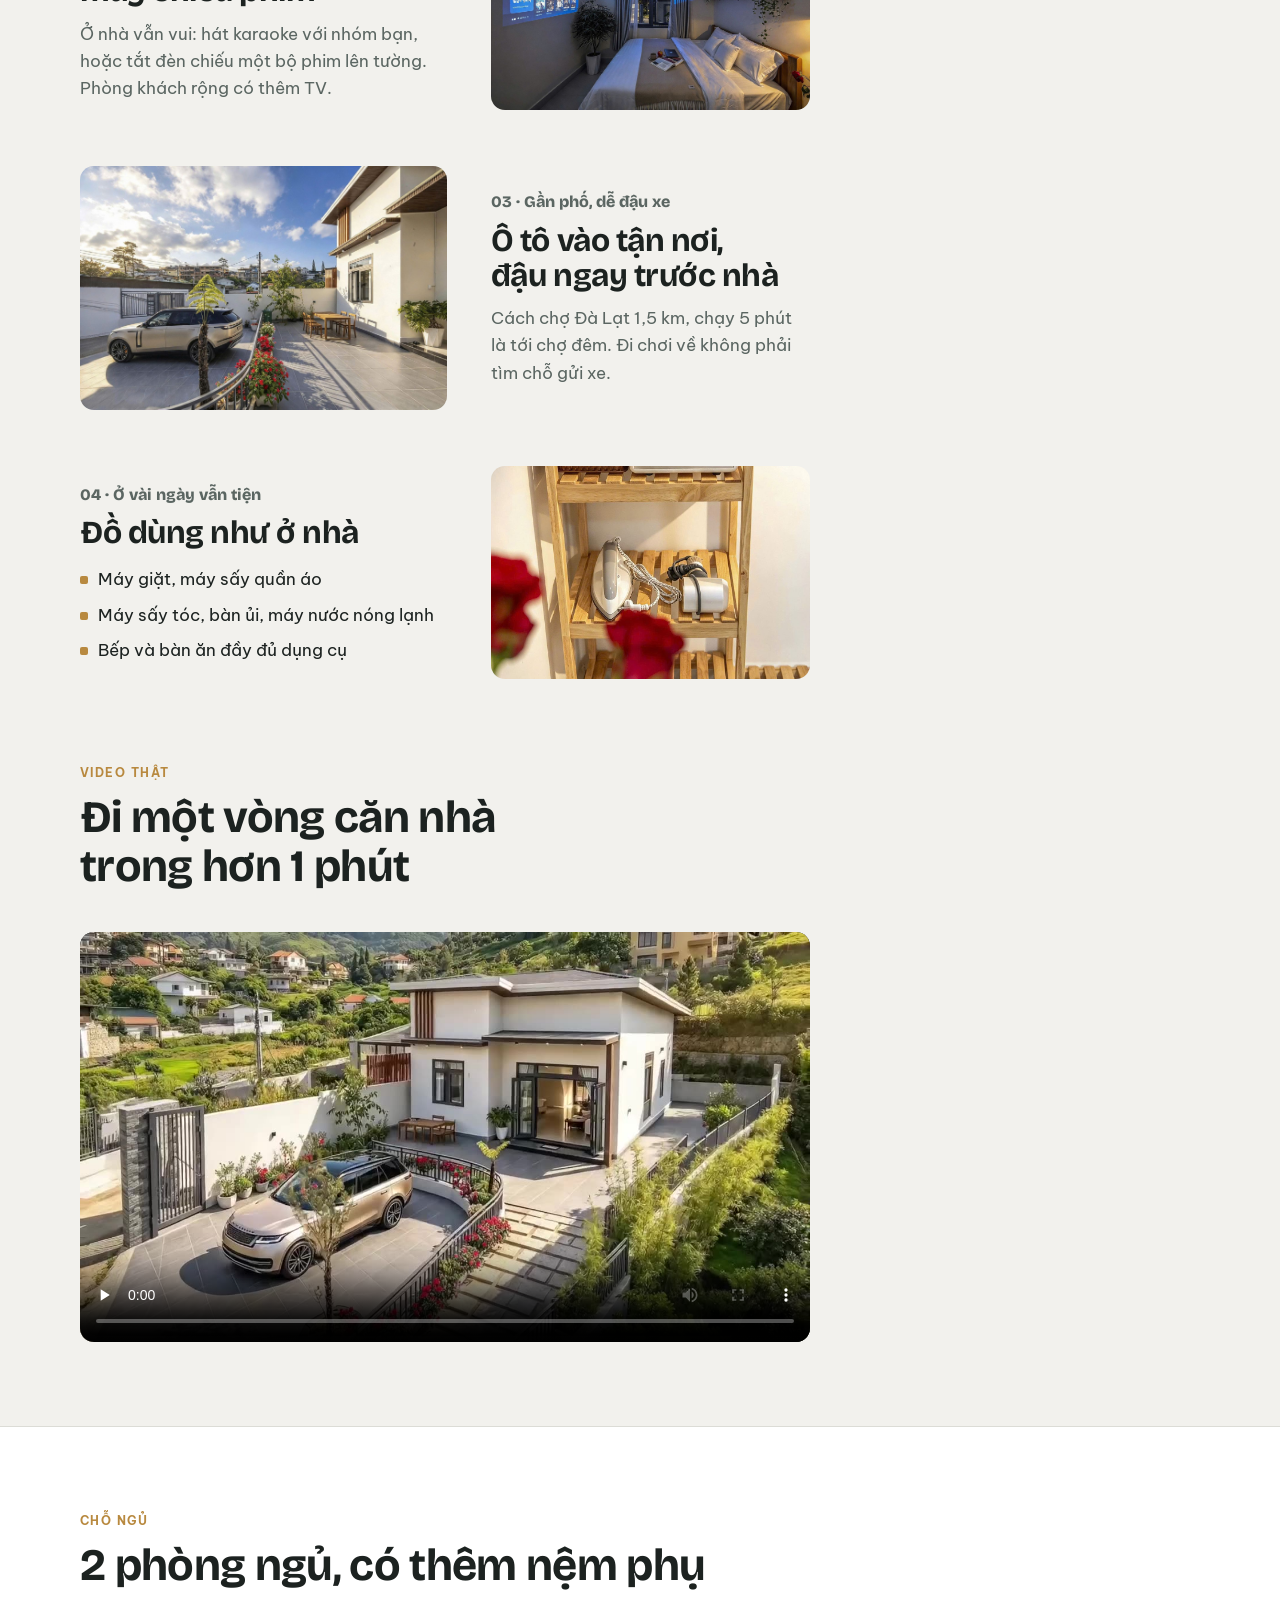
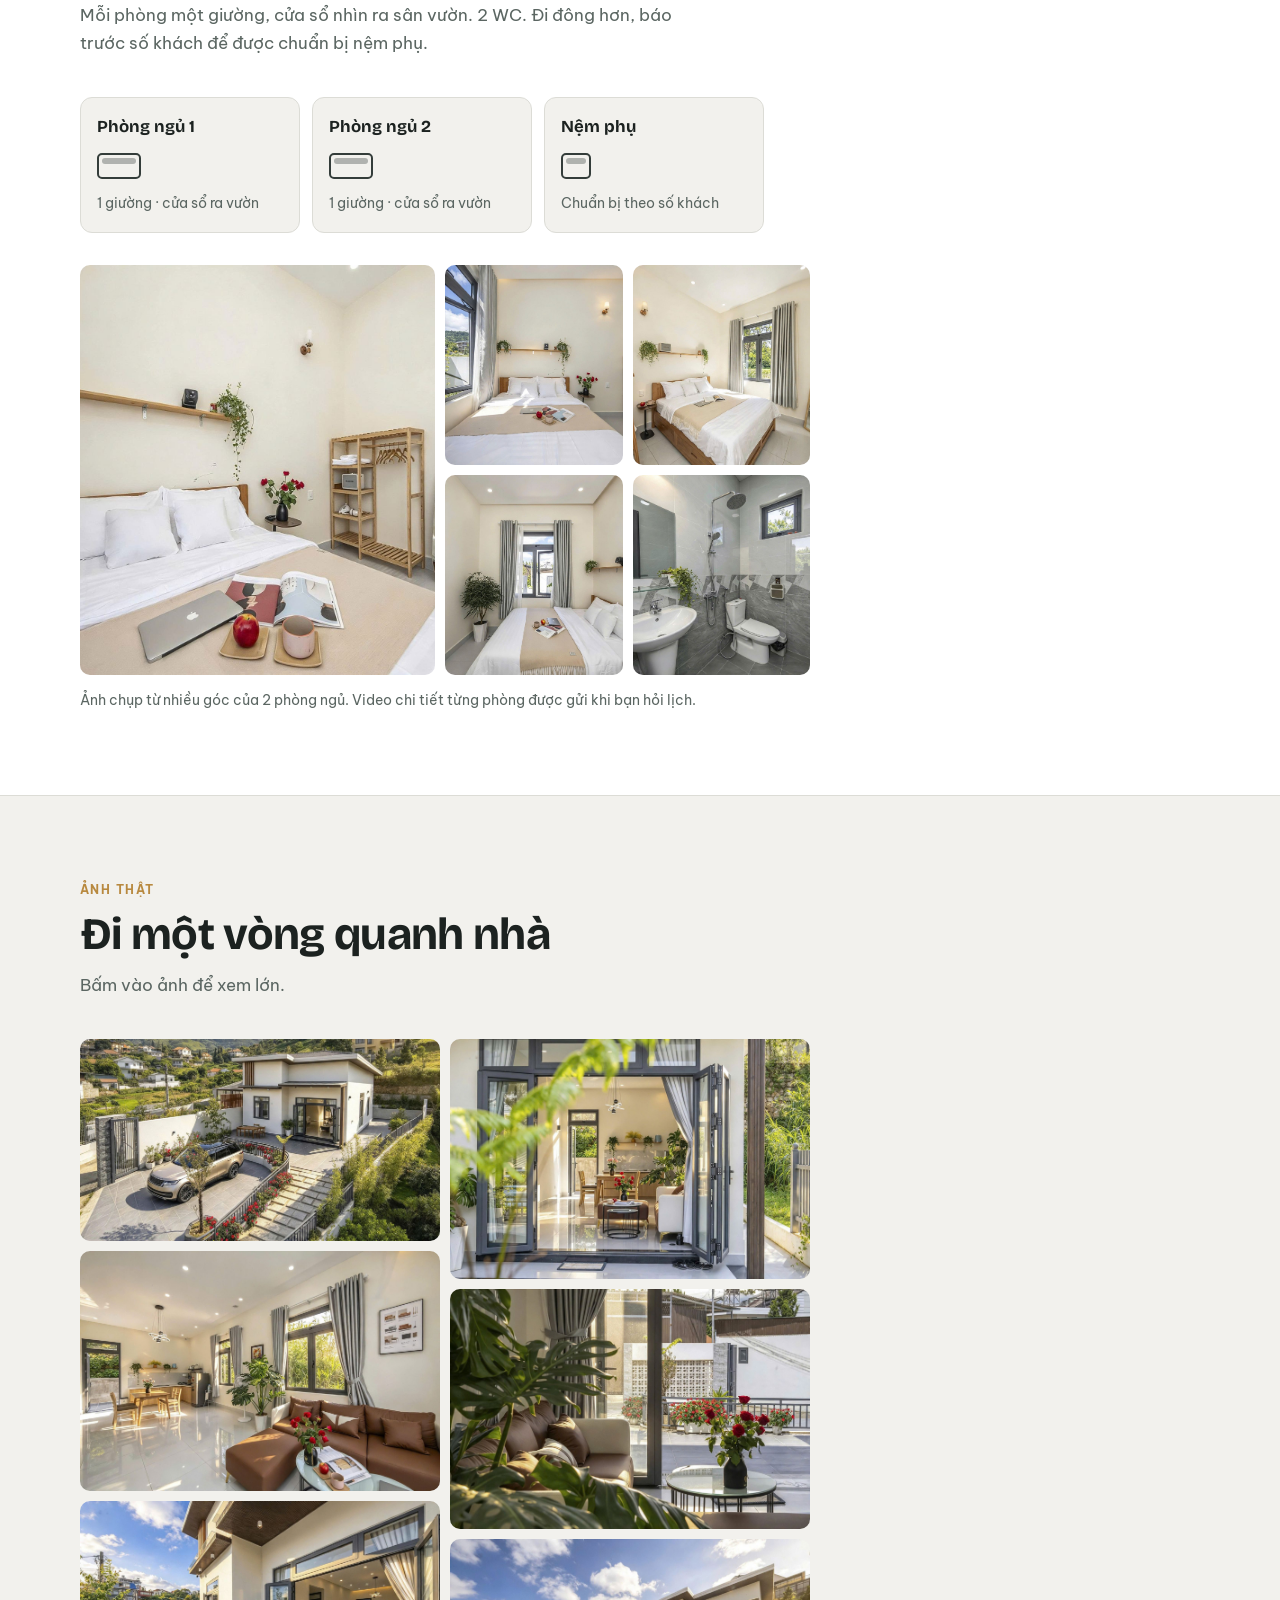
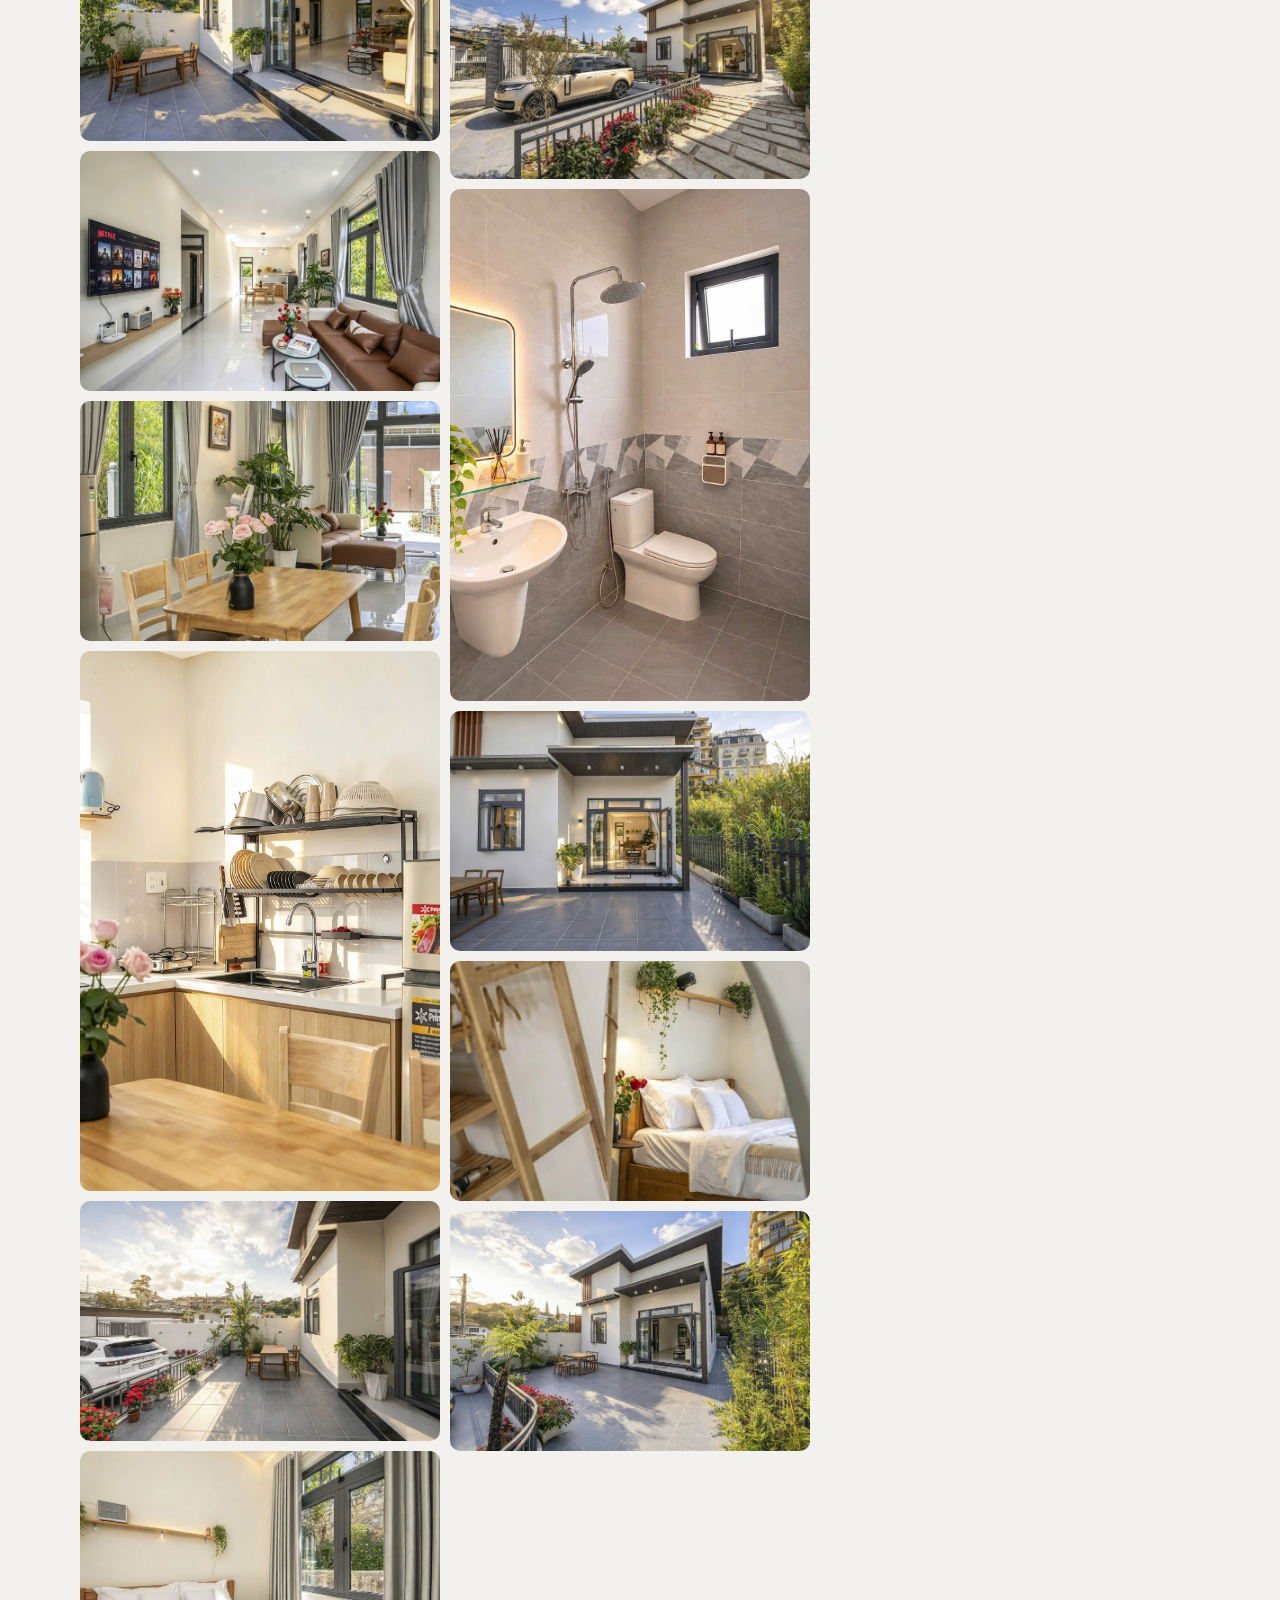
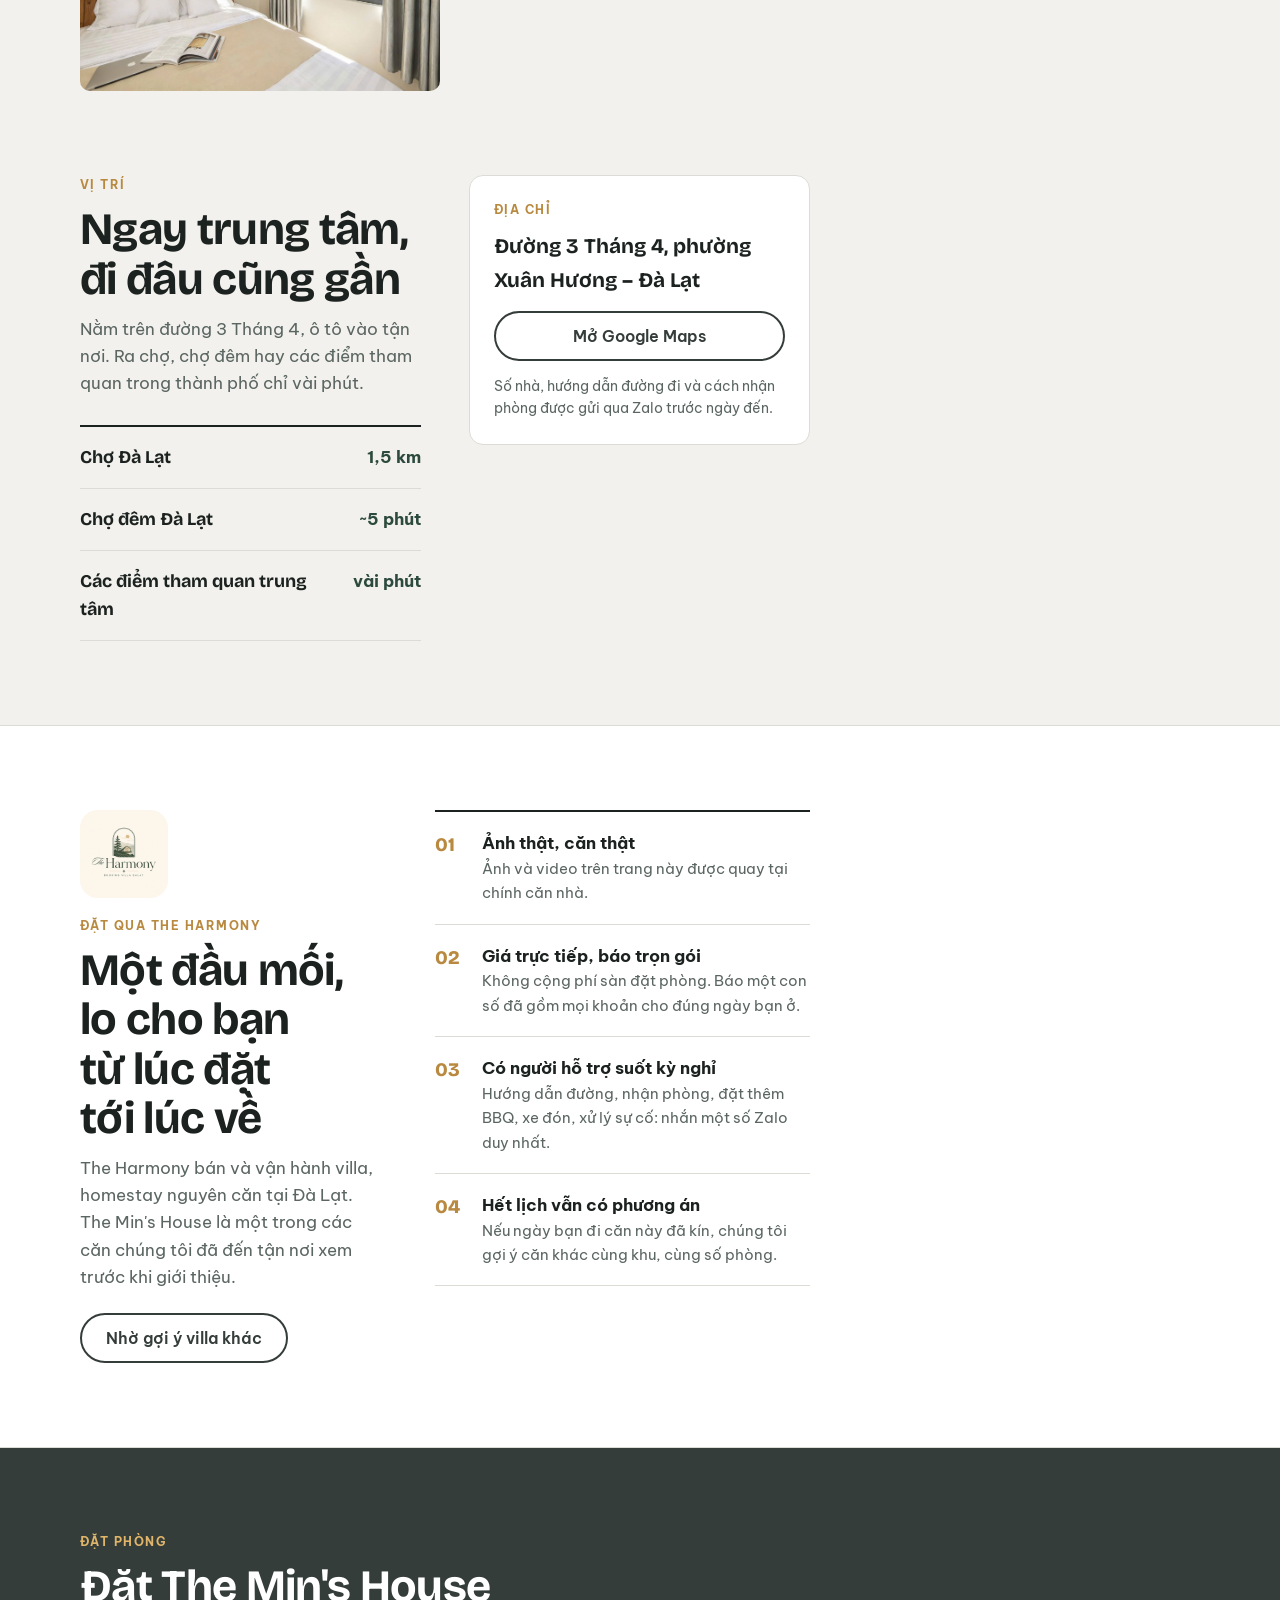
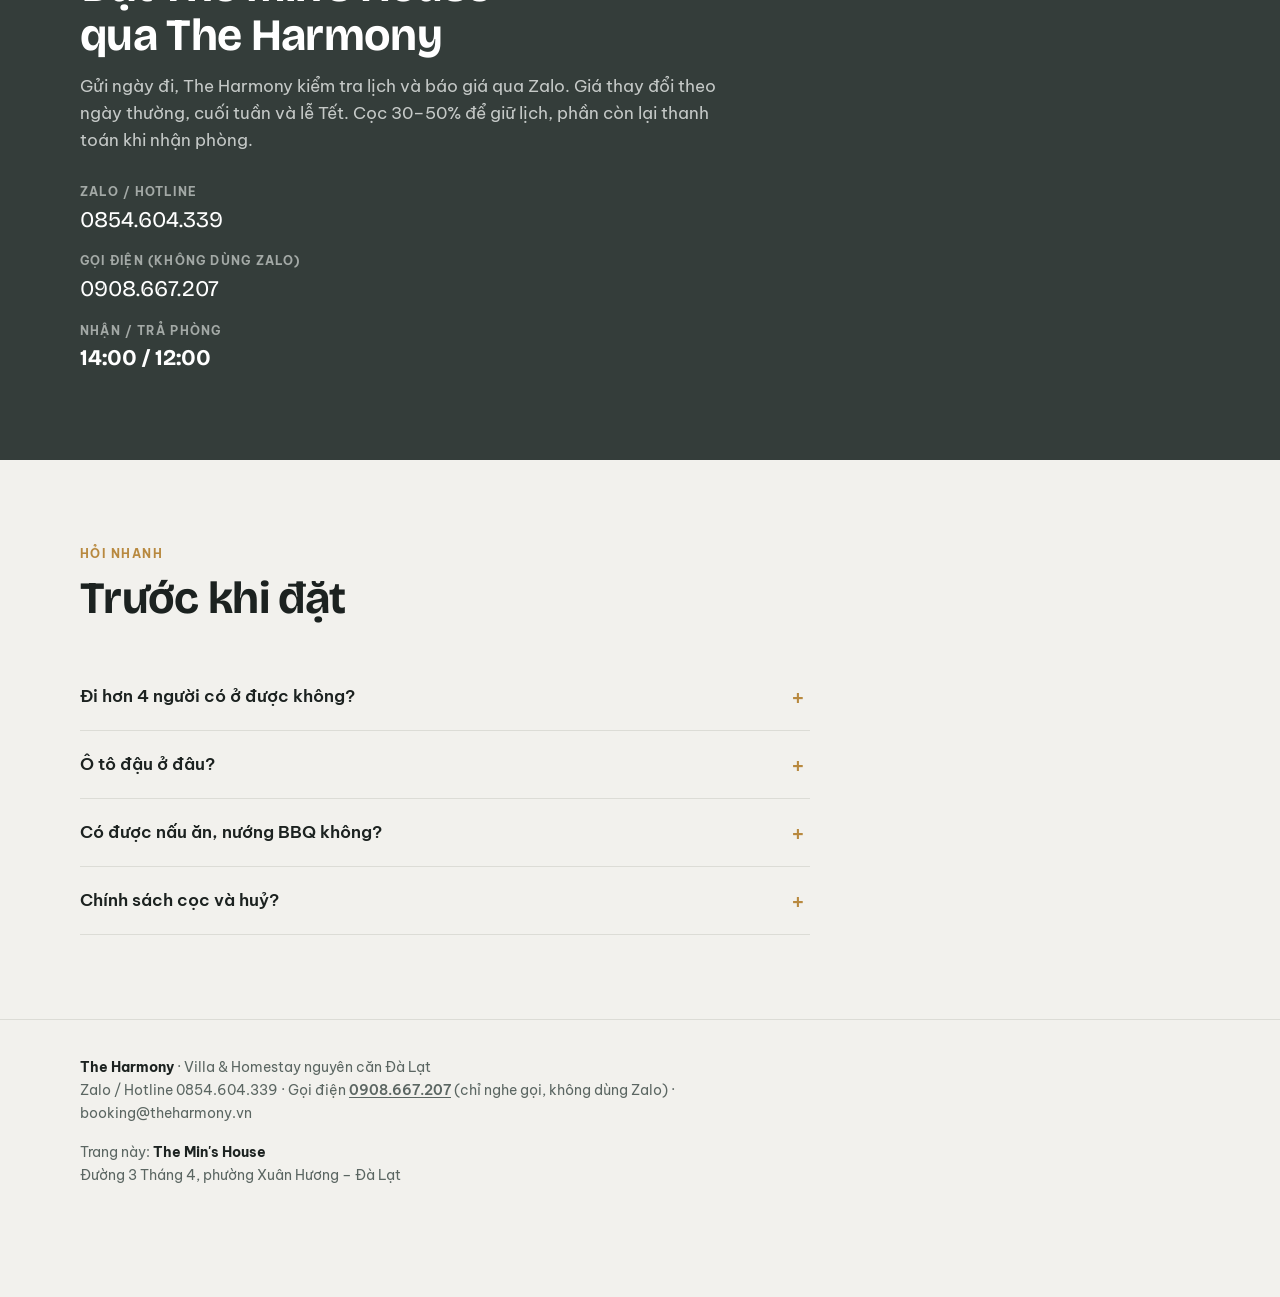
<file: villa/the-mins-house/index.html>
<!DOCTYPE html>
<html lang="vi">
<head>
<meta charset="UTF-8">
<meta name="viewport" content="width=device-width, initial-scale=1">
<title>The Min's House | The Harmony</title>
<meta name="description" content="The Harmony giới thiệu The Min's House – villa sân vườn nguyên căn 2 phòng ngủ, 2 WC tại đường 3 Tháng 4, cách chợ Đà Lạt 1,5 km. Karaoke, máy chiếu, BBQ ngoài trời, đậu ô tô trước nhà.">
<meta property="og:title" content="The Min's House – villa sân vườn 2 phòng ngủ giữa lòng Đà Lạt | The Harmony">
<meta property="og:description" content="Cách chợ Đà Lạt 1,5 km, sân vườn có BBQ, karaoke và máy chiếu. Nhắn Zalo để nhận báo giá theo ngày.">
<meta property="og:image" content="img/mat-tien.jpg">
<link rel="icon" type="image/png" href="img/logo.png">
<link rel="preconnect" href="https://fonts.googleapis.com">
<link rel="preconnect" href="https://fonts.gstatic.com" crossorigin>
<link href="https://fonts.googleapis.com/css2?family=Bricolage+Grotesque:opsz,wght@12..96,500;12..96,700;12..96,800&family=Be+Vietnam+Pro:wght@400;500;600;700&display=swap" rel="stylesheet">
<style>
/* Layout idea: tờ "hồ sơ căn" — số liệu căn nhà là nhân vật chính (5 · 6 · 16),
   ảnh thật xếp theo hành trình một ngày ở villa, nền đá xám ấm như nội thất căn. */
:root {
    --stone: #f2f1ed;       /* nền đá sáng như sàn villa */
    --paper: #ffffff;
    --ink: #1c2220;
    --muted: #5b6662;
    --line: #dcdcd6;
    --graphite: #343d3a;    /* xám than của sofa, tủ bếp */
    --pine: #2d4a3e;        /* rặng thông sau nhà */
    --brass: #b8893f;       /* tay nắm đồng ở bếp */
    --brass-ink: #241904;
    --font-display: "Bricolage Grotesque", "Be Vietnam Pro", system-ui, sans-serif;
    --font-body: "Be Vietnam Pro", system-ui, -apple-system, "Segoe UI", sans-serif;
    --r: 14px;
    color-scheme: light;
}
@media (prefers-color-scheme: dark) {
    :root:not([data-theme="light"]) {
        --stone: #121514; --paper: #1b201e; --ink: #ecefed; --muted: #a6b0ac; --line: #2d3431;
        --graphite: #d7ddda; --pine: #9cc3b0; --brass: #d6a95a; --brass-ink: #1f1500; color-scheme: dark;
    }
}
:root[data-theme="dark"] {
    --stone: #121514; --paper: #1b201e; --ink: #ecefed; --muted: #a6b0ac; --line: #2d3431;
    --graphite: #d7ddda; --pine: #9cc3b0; --brass: #d6a95a; --brass-ink: #1f1500; color-scheme: dark;
}

* { box-sizing: border-box; margin: 0; padding: 0; }
html { scroll-behavior: smooth; }
@media (prefers-reduced-motion: reduce) { html { scroll-behavior: auto; } * { transition: none !important; } }
body { font-family: var(--font-body); background: var(--stone); color: var(--ink); line-height: 1.6; font-size: 17px; }
img { max-width: 100%; display: block; }
h1, h2, h3 { font-family: var(--font-display); line-height: 1.1; letter-spacing: -0.015em; text-wrap: balance; }
.wrap { max-width: 1160px; margin: 0 auto; padding: 0 20px; }
:focus-visible { outline: 3px solid var(--brass); outline-offset: 3px; border-radius: 6px; }

.btn { display: inline-flex; align-items: center; justify-content: center; gap: 10px; padding: 15px 24px; border-radius: 999px;
       font: 600 1rem/1 var(--font-body); text-decoration: none; border: 2px solid transparent; cursor: pointer; transition: transform .15s ease, background-color .15s ease; }
.btn:hover { transform: translateY(-1px); }
.btn-main { background: var(--brass); color: var(--brass-ink); }
.btn-main:hover { background: #c99a4d; }
.btn-line { border-color: var(--graphite); color: var(--graphite); background: transparent; }
.btn svg { width: 20px; height: 20px; flex: none; }

/* Top bar */
.top { position: sticky; top: 0; z-index: 20; background: color-mix(in srgb, var(--stone) 90%, transparent); backdrop-filter: blur(10px); border-bottom: 1px solid var(--line); }
.top .wrap { display: flex; align-items: center; justify-content: space-between; height: 64px; gap: 14px; }
.brand { display: flex; align-items: center; gap: 10px; text-decoration: none; color: var(--ink); }
.brand img { width: 40px; height: 40px; border-radius: 10px; object-fit: cover; }
.brand b { font-family: var(--font-display); font-size: 1.15rem; display: block; line-height: 1.1; }
.brand small { font-size: .74rem; color: var(--muted); letter-spacing: .06em; text-transform: uppercase; }
.trail { font-size: .85rem; color: var(--muted); margin-bottom: 14px; }
.trail a { color: var(--muted); }
.harmony { background: var(--paper); border-top: 1px solid var(--line); border-bottom: 1px solid var(--line); }
.harmony-grid { display: grid; grid-template-columns: .9fr 1.1fr; gap: 48px; align-items: start; }
.harmony-logo { width: 88px; height: 88px; border-radius: 18px; margin-bottom: 18px; }
.promises { list-style: none; display: grid; gap: 0; border-top: 2px solid var(--ink); }
.promises li { padding: 18px 0; border-bottom: 1px solid var(--line); display: grid; grid-template-columns: 2.2rem 1fr; gap: 12px; }
.promises li > span { font-family: var(--font-display); font-weight: 800; color: var(--brass); font-size: 1.2rem; }
.promises b { display: block; font-size: 1.05rem; }
.promises p { color: var(--muted); font-size: .95rem; }
.harmony .btn { margin-top: 22px; }
/* Mini menu: Villa nguyên căn */
.vmenu { position: relative; }
.vmenu-btn { display: inline-flex; align-items: center; gap: 6px; font: 600 .93rem var(--font-body); color: var(--ink); background: transparent;
    border: 1px solid var(--line); border-radius: 999px; padding: 9px 14px; cursor: pointer; }
.vmenu-btn:hover, .vmenu-btn[aria-expanded="true"] { border-color: var(--graphite); }
.vmenu-btn svg { width: 14px; height: 14px; transition: transform .2s ease; }
.vmenu-btn[aria-expanded="true"] svg { transform: rotate(180deg); }
.vmenu-count { font-size: .75rem; font-weight: 700; background: var(--brass); color: var(--brass-ink); border-radius: 999px; padding: 1px 7px; }
.vpanel { position: absolute; top: calc(100% + 10px); left: 0; width: 380px; background: var(--paper); border: 1px solid var(--line);
    border-radius: var(--r); box-shadow: 0 18px 40px rgba(20,26,24,.18); padding: 10px; display: none; z-index: 40; }
.vpanel.open { display: block; }
.vpanel-head { display: flex; justify-content: space-between; align-items: baseline; padding: 6px 8px 10px; border-bottom: 1px solid var(--line); margin-bottom: 6px; }
.vpanel-head b { font-family: var(--font-display); font-size: 1.05rem; }
.vpanel-head span { font-size: .8rem; color: var(--muted); }
.vlist { list-style: none; display: grid; gap: 4px; max-height: min(60vh, 460px); overflow-y: auto; }
.vitem { display: grid; grid-template-columns: 76px 1fr; gap: 12px; align-items: center; padding: 8px; border-radius: 10px; text-decoration: none; color: var(--ink); }
.vitem:hover { background: var(--stone); }
.vitem img { width: 76px; height: 58px; object-fit: cover; border-radius: 8px; }
.vitem b { display: block; font-size: .98rem; }
.vitem small { display: block; font-size: .82rem; color: var(--muted); }
.vitem .here { display: inline-block; margin-top: 3px; font-size: .72rem; font-weight: 700; color: var(--pine); background: color-mix(in srgb, var(--pine) 12%, transparent); padding: 1px 8px; border-radius: 999px; }
.vitem[aria-current="page"] { background: var(--stone); }
.vpanel-foot { margin-top: 6px; padding: 10px 8px 4px; border-top: 1px solid var(--line); font-size: .86rem; color: var(--muted); }
.vpanel-foot a { color: var(--pine); font-weight: 600; }
.top-left { display: flex; align-items: center; gap: 18px; }
.top-name { font-family: var(--font-display); font-weight: 800; font-size: 1.15rem; text-decoration: none; color: var(--ink); }
.top-name span { color: var(--muted); font-weight: 500; font-family: var(--font-body); font-size: .85rem; margin-left: 6px; }
.top nav { display: flex; align-items: center; gap: 20px; font-size: .93rem; font-weight: 500; }
.top nav a:not(.btn) { color: var(--muted); text-decoration: none; }
.top nav a:not(.btn):hover { color: var(--ink); }
.top .btn { padding: 10px 18px; font-size: .92rem; }

/* Hero */
.hero { padding: 48px 0 40px; }
.hero-grid { display: grid; grid-template-columns: 1.05fr .95fr; gap: 48px; align-items: center; }
.kicker { display: inline-flex; gap: 8px; align-items: center; font-size: .85rem; font-weight: 600; color: var(--pine);
          background: color-mix(in srgb, var(--pine) 10%, transparent); padding: 6px 12px; border-radius: 999px; }
.hero h1 { font-size: clamp(2.6rem, 6vw, 4.8rem); font-weight: 800; margin: 18px 0 16px; }
.hero h1 small { display: block; font-size: .42em; font-weight: 600; color: var(--muted); letter-spacing: 0; margin-top: 8px; }
.hero p.lead { font-size: 1.15rem; color: var(--muted); max-width: 33rem; }
.cta { display: flex; flex-wrap: wrap; gap: 12px; margin-top: 28px; }
.hero-photo { position: relative; border-radius: 22px; overflow: hidden; aspect-ratio: 4 / 5; }
.hero-photo img { width: 100%; height: 100%; object-fit: cover; }
.hero-photo figcaption { position: absolute; left: 14px; bottom: 14px; background: rgba(20,26,24,.72); color: #fff; font-size: .82rem;
    padding: 6px 12px; border-radius: 999px; backdrop-filter: blur(6px); }

/* Numbers */
.numbers { display: grid; grid-template-columns: repeat(5, 1fr); border-top: 2px solid var(--ink); border-bottom: 1px solid var(--line); margin-top: 48px; }
.num { padding: 20px 18px 18px 0; }
.num + .num { padding-left: 18px; border-left: 1px solid var(--line); }
.num b { display: block; font-family: var(--font-display); font-size: clamp(2.2rem, 4.4vw, 3.4rem); font-weight: 800; line-height: 1; font-variant-numeric: tabular-nums; }
.num span { display: block; margin-top: 8px; font-size: .92rem; color: var(--muted); }

/* Section heads */
section.block { padding: 84px 0; }
.eyebrow { font-size: .78rem; font-weight: 700; letter-spacing: .12em; text-transform: uppercase; color: var(--brass); margin-bottom: 10px; }
.block h2 { font-size: clamp(1.9rem, 3.6vw, 2.8rem); max-width: 22ch; }
.block .intro { color: var(--muted); max-width: 40rem; margin-top: 12px; }
.head { margin-bottom: 40px; }

/* Highlights: alternating photo rows */
.rows { display: grid; gap: 56px; }
.row { display: grid; grid-template-columns: 1.15fr 1fr; gap: 44px; align-items: center; }
.row:nth-child(even) .row-img { order: 2; }
.row-img { border-radius: var(--r); overflow: hidden; aspect-ratio: 3 / 2; }
.row-img img { width: 100%; height: 100%; object-fit: cover; }
.row-tag { font-family: var(--font-display); font-weight: 800; font-size: 1rem; color: var(--pine); margin-bottom: 8px; }
.row h3 { font-size: clamp(1.5rem, 2.6vw, 2rem); margin-bottom: 12px; }
.row p { color: var(--muted); max-width: 32rem; }
.row ul { list-style: none; margin-top: 16px; display: grid; gap: 8px; }
.row li { display: flex; gap: 10px; align-items: baseline; }
.row li::before { content: ""; width: 8px; height: 8px; flex: none; background: var(--brass); border-radius: 2px; transform: translateY(-1px); }

/* Rooms */
.rooms { background: var(--paper); border-top: 1px solid var(--line); border-bottom: 1px solid var(--line); }
.room-plan { display: grid; grid-template-columns: repeat(5, 1fr); gap: 12px; margin-bottom: 32px; }
.room { border: 1px solid var(--line); border-radius: 12px; padding: 16px; background: var(--stone); }
.room b { font-family: var(--font-display); font-size: 1.05rem; display: block; }
.room span { font-size: .88rem; color: var(--muted); }
.beds { display: flex; gap: 6px; margin: 12px 0 10px; }
.bed { height: 26px; border-radius: 5px; border: 2px solid var(--graphite); position: relative; }
.bed::before { content: ""; position: absolute; top: 3px; left: 3px; right: 3px; height: 6px; border-radius: 3px; background: var(--graphite); opacity: .35; }
.bed.big { width: 44px; } .bed.small { width: 30px; }
.room-photos { display: grid; grid-template-columns: 2fr 1fr 1fr; grid-auto-rows: 200px; gap: 10px; }
.room-photos img { width: 100%; height: 100%; object-fit: cover; border-radius: 10px; cursor: zoom-in; }
.room-photos img:first-child { grid-row: span 2; }
.note { font-size: .88rem; color: var(--muted); margin-top: 14px; }

/* Gallery */
.gallery { columns: 3 260px; column-gap: 10px; }
.gallery button { display: block; width: 100%; margin: 0 0 10px; border: 0; padding: 0; background: none; cursor: zoom-in; border-radius: 10px; overflow: hidden; break-inside: avoid; }
.gallery img { width: 100%; transition: transform .3s ease; }
.gallery button:hover img { transform: scale(1.03); }

/* Lightbox */
.lb { position: fixed; inset: 0; z-index: 50; background: rgba(10,12,11,.92); display: none; align-items: center; justify-content: center; padding: 56px 16px; }
.lb.open { display: flex; }
.lb img { max-height: 100%; max-width: 100%; border-radius: 8px; object-fit: contain; }
.lb button { position: absolute; background: rgba(255,255,255,.14); color: #fff; border: 0; width: 46px; height: 46px; border-radius: 50%; font-size: 1.4rem; cursor: pointer; }
.lb .x { top: 12px; right: 12px; } .lb .p { left: 12px; top: 50%; } .lb .n { right: 12px; top: 50%; }
.lb-count { position: absolute; bottom: 16px; left: 0; right: 0; text-align: center; color: #ddd; font-size: .9rem; }

/* Location */
.loc { display: grid; grid-template-columns: 1fr 1fr; gap: 48px; align-items: start; }
.dist { list-style: none; border-top: 2px solid var(--ink); }
.dist li { display: grid; grid-template-columns: 1fr auto; gap: 12px; padding: 16px 0; border-bottom: 1px solid var(--line); align-items: baseline; }
.dist strong { font-family: var(--font-display); font-size: 1.12rem; }
.dist em { font-style: normal; font-variant-numeric: tabular-nums; font-weight: 700; color: var(--pine); white-space: nowrap; }
.addr { background: var(--paper); border: 1px solid var(--line); border-radius: var(--r); padding: 24px; }
.addr b { display: block; font-family: var(--font-display); font-size: 1.3rem; margin: 6px 0 14px; }
.addr .btn { width: 100%; }

/* Booking */
.book { background: var(--graphite); color: #eef1ef; }
:root[data-theme="dark"] .book { background: #232a27; }
@media (prefers-color-scheme: dark) { :root:not([data-theme="light"]) .book { background: #232a27; } }
.book .eyebrow { color: #e0b569; }
.book h2 { color: #fff; }
.book .intro { color: rgba(238,241,239,.78); }
.book-grid { display: grid; grid-template-columns: .9fr 1.1fr; gap: 48px; align-items: start; }
.book-lines { list-style: none; margin-top: 28px; display: grid; gap: 14px; }
.book-lines small { display: block; font-size: .76rem; letter-spacing: .1em; text-transform: uppercase; color: rgba(238,241,239,.6); font-weight: 700; }
.book-lines a, .book-lines strong { font-family: var(--font-display); font-size: 1.4rem; color: #fff; text-decoration: none; }
form.quick { background: var(--paper); color: var(--ink); border-radius: var(--r); padding: 26px; display: grid; gap: 14px; }
.two { display: grid; grid-template-columns: 1fr 1fr; gap: 12px; }
.field { display: grid; gap: 6px; min-width: 0; }
.field label { font-size: .85rem; font-weight: 600; }
.field input, .field textarea { width: 100%; min-width: 0; font: 500 1rem var(--font-body); color: var(--ink); background: var(--stone); border: 1px solid var(--line); border-radius: 10px; padding: 12px 14px; }
.field textarea { min-height: 76px; resize: vertical; }
.chips { display: flex; flex-wrap: wrap; gap: 8px; }
.chips label { white-space: nowrap; display: inline-flex; align-items: center; gap: 6px; border: 1px solid var(--line); border-radius: 999px; padding: 7px 12px; font-size: .88rem; cursor: pointer; background: var(--stone); }
.chips input { accent-color: var(--pine); }
.chips label:has(input:checked) { border-color: var(--pine); background: color-mix(in srgb, var(--pine) 10%, var(--stone)); }
form.quick .btn { width: 100%; padding: 17px; font-size: 1.05rem; }
.fit { font-size: .9rem; padding: 10px 12px; border-radius: 10px; background: var(--stone); color: var(--muted); }
.fit.warn { background: #fdf3e2; color: #7a4f06; }
.msg { font-size: .85rem; color: var(--muted); text-align: center; }
.done { display: none; border: 1px solid var(--line); border-radius: 12px; padding: 14px; font-size: .95rem; }
.done.show { display: block; }
.done pre { white-space: pre-wrap; font: .9rem/1.5 var(--font-body); color: var(--muted); background: var(--stone); padding: 10px 12px; border-radius: 8px; margin: 8px 0 12px; }
.done .btn { width: auto; padding: 12px 18px; font-size: .95rem; }

/* FAQ */
.faq { max-width: 800px; }
.faq details { border-bottom: 1px solid var(--line); }
.faq summary { list-style: none; cursor: pointer; padding: 20px 40px 20px 0; font-weight: 600; font-size: 1.05rem; position: relative; }
.faq summary::-webkit-details-marker { display: none; }
.faq summary::after { content: "+"; position: absolute; right: 4px; top: 14px; font-size: 1.6rem; font-weight: 400; color: var(--brass); }
.faq details[open] summary::after { content: "–"; }
.faq details p { padding-bottom: 20px; color: var(--muted); max-width: 65ch; }

footer { border-top: 1px solid var(--line); padding: 36px 0 110px; font-size: .9rem; color: var(--muted); }
footer .wrap { display: flex; flex-wrap: wrap; justify-content: space-between; gap: 16px; }
footer b { color: var(--ink); }
.float { position: fixed; left: 16px; right: 16px; bottom: 16px; z-index: 30; display: none; box-shadow: 0 10px 28px rgba(0,0,0,.25); }

@media (max-width: 960px) {
    .hero-grid, .loc, .book-grid, .harmony-grid { grid-template-columns: 1fr; gap: 32px; }
    .hero-photo { aspect-ratio: 4 / 3; order: -1; }
    .numbers { grid-template-columns: repeat(3, 1fr); }
    .num:nth-child(4) { padding-left: 0; border-left: 0; }
    .num:nth-child(n+4) { border-top: 1px solid var(--line); }
    .row { grid-template-columns: 1fr; gap: 20px; }
    .row:nth-child(even) .row-img { order: 0; }
    .room-plan { grid-template-columns: repeat(3, 1fr); }
}
@media (max-width: 640px) {
    body { font-size: 16px; }
    .top nav, .brand small, .brand b { display: none; }
    .top-left { gap: 10px; }
    .vmenu { position: static; }
    .vpanel { left: 12px; right: 12px; width: auto; top: calc(100% + 6px); }
    .hero { padding-top: 20px; }
    .cta .btn { flex: 1 1 100%; }
    .numbers { grid-template-columns: 1fr 1fr; }
    .num, .num + .num { padding: 16px 12px 14px 0; border-left: 0; }
    .num:nth-child(even) { padding-left: 14px; border-left: 1px solid var(--line); }
    .num:nth-child(n+3) { border-top: 1px solid var(--line); }
    .num:last-child { grid-column: 1 / -1; padding-left: 0; border-left: 0; }
    section.block { padding: 60px 0; }
    .room-plan { grid-template-columns: 1fr 1fr; }
    .room-photos { grid-template-columns: 1fr 1fr; grid-auto-rows: 140px; }
    .room-photos img:first-child { grid-column: 1 / -1; grid-row: span 2; }
    .two { grid-template-columns: 1fr; }
    form.quick { padding: 20px; }
    .float { display: flex; }
}
.numbers-4 { grid-template-columns: repeat(4, 1fr); }
.room-plan-3 { grid-template-columns: repeat(3, minmax(0, 220px)); }
.video-wrap { border-radius: var(--r); overflow: hidden; background: #000; aspect-ratio: 16 / 9; max-width: 960px; }
.video-wrap video { width: 100%; height: 100%; display: block; }
@media (max-width: 960px) { .numbers-4 { grid-template-columns: 1fr 1fr; } .numbers-4 .num:nth-child(3) { padding-left: 0; border-left: 0; } .numbers-4 .num:nth-child(n+3) { border-top: 1px solid var(--line); } .numbers-4 .num:nth-child(4) { padding-left: 18px; border-left: 1px solid var(--line); } }
@media (max-width: 640px) { .numbers-4 .num:last-child { grid-column: auto; padding-left: 14px; border-left: 1px solid var(--line); } .room-plan-3 { grid-template-columns: 1fr 1fr 1fr; } }

/* Tìm kiếm villa */
.hsearch { margin-top: 30px; max-width: 640px; background: var(--paper); color: var(--ink); border-radius: 16px; padding: 14px; box-shadow: 0 18px 40px rgba(0,0,0,.25); }
.hsearch label { display: block; font: 700 .95rem var(--font-display); padding: 2px 6px 10px; }
.hsearch-row { display: flex; gap: 8px; }
.hsearch input { flex: 1; min-width: 0; font: 400 1rem var(--font-body); color: var(--ink); background: var(--stone); border: 1px solid var(--line); border-radius: 10px; padding: 13px 14px; }
.hsearch input:focus { outline: 2px solid var(--brass); outline-offset: 1px; }
.hsearch button[type=submit] { font: 700 .98rem var(--font-body); background: var(--brass); color: var(--brass-ink); border: 0; border-radius: 10px; padding: 0 20px; cursor: pointer; }
.qchips { display: flex; flex-wrap: wrap; gap: 6px; padding: 12px 2px 2px; }
.qchips button { font: 600 .84rem var(--font-body); color: var(--ink); background: transparent; border: 1px solid var(--line); border-radius: 999px; padding: 5px 12px; cursor: pointer; }
.qchips button:hover { border-color: var(--graphite); background: var(--stone); }
.search-status { min-height: 1.4em; margin: -8px 0 18px; color: var(--muted); }
.search-status:empty { display: none; }
.search-status b { color: var(--ink); }
.search-status button { font: 600 .9rem var(--font-body); color: var(--pine); background: none; border: 0; text-decoration: underline; cursor: pointer; padding: 0; }
.card[hidden] { display: none; }
.card-why { background: color-mix(in srgb, var(--pine) 9%, transparent); border-radius: 10px; padding: 10px 12px; display: grid; gap: 3px; font-size: .9rem; }
.card-why b { font-size: .78rem; text-transform: uppercase; letter-spacing: .06em; color: var(--pine); }
.card-why span::before { content: "✓ "; color: var(--pine); font-weight: 700; }
.cards-empty { border: 1px dashed var(--line); border-radius: var(--r); padding: 28px; text-align: center; color: var(--muted); }
.cards-empty a { color: var(--pine); font-weight: 700; }
.vsearch { padding: 0 4px 8px; }
.vsearch input { width: 100%; font: 400 .95rem var(--font-body); color: var(--ink); background: var(--stone); border: 1px solid var(--line); border-radius: 10px; padding: 10px 12px; }
.vsearch input:focus { outline: 2px solid var(--brass); outline-offset: 1px; }
.vitem small.vwhy { color: var(--pine); font-weight: 600; }
.vempty { padding: 14px 8px; color: var(--muted); font-size: .9rem; }
.vempty a { color: var(--pine); font-weight: 700; }
@media (max-width: 640px) { .hsearch-row { flex-direction: column; } .hsearch button[type=submit] { padding: 12px; } }
footer a { color: inherit; font-weight: 600; text-decoration: underline; text-underline-offset: 2px; }

/* Form đặt phòng dạng sticky bên phải (máy tính) */
.quick-head { display: none; }
@media (min-width: 1180px) {
    body.dock main > section:not(.hero) > .wrap, body.dock footer .wrap { padding-right: 410px; }
    body.dock .book-grid { grid-template-columns: 1fr; }
    body.dock form.quick {
        position: fixed; z-index: 15; top: 84px; width: 370px;
        right: max(20px, calc((100vw - 1160px) / 2 + 20px));
        max-height: calc(100vh - 100px); overflow-y: auto; overscroll-behavior: contain;
        padding: 20px; gap: 11px; border: 1px solid var(--line); box-shadow: 0 18px 44px rgba(20,26,24,.18);
        transition: opacity .25s ease, transform .25s ease, visibility .25s;
    }
    body.dock:not(.dock-on) form.quick { opacity: 0; visibility: hidden; transform: translateY(12px); }
    body.dock form.quick .quick-head { display: flex; justify-content: space-between; align-items: baseline; gap: 10px; padding-bottom: 10px; border-bottom: 1px solid var(--line); }
    .quick-head b { font: 700 1.15rem var(--font-display); }
    .quick-head span { font-size: .8rem; color: var(--muted); }
    body.dock form.quick .field textarea { min-height: 54px; }
    body.dock form.quick .btn { padding: 14px; }
    body.dock form.quick.flash { box-shadow: 0 0 0 3px var(--brass), 0 18px 44px rgba(20,26,24,.18); }
}
</style>
</head>
<body>

<header class="top">
    <div class="wrap">
        <div class="top-left">
            <a class="brand" href="../../" aria-label="The Harmony – trang chủ">
                <img src="img/logo.png" alt="">
                <span><b>The Harmony</b><small>Villa & Homestay Đà Lạt</small></span>
            </a>
            <div class="vmenu">
                <button class="vmenu-btn" id="vmenu-btn" type="button" aria-expanded="false" aria-controls="vpanel">
                    Villa nguyên căn <span class="vmenu-count" id="vmenu-count">1</span>
                    <svg viewBox="0 0 24 24" fill="none" stroke="currentColor" stroke-width="2.5" aria-hidden="true"><path d="m6 9 6 6 6-6"/></svg>
                </button>
                <div class="vpanel" id="vpanel">
                    <div class="vpanel-head"><b>Villa nguyên căn</b><span id="vpanel-sub"></span></div>
                    <div class="vsearch"><input id="vsearch" type="search" placeholder="Tìm: 12 người, karaoke, bida…" aria-label="Tìm villa theo số người hoặc tiện ích" autocomplete="off"></div>
                    <ul class="vlist" id="vlist"></ul>
                    <p class="vpanel-foot">Chưa thấy căn hợp? <a href="https://zalo.me/0854604339" target="_blank" rel="noopener">Nhắn Zalo để được gợi ý</a></p>
                </div>
            </div>
        </div>
        <nav aria-label="Điều hướng">
            <a href="#phong">Phòng ngủ</a>
            <a href="#anh">Ảnh</a>
            <a href="#vi-tri">Vị trí</a>
            <a href="#the-harmony">Về The Harmony</a>
            <a class="btn btn-main" href="#dat-phong">Kiểm tra lịch trống</a>
        </nav>
    </div>
</header>

<main id="top">
    <!-- HERO -->
    <section class="hero">
        <div class="wrap">
            <div class="hero-grid">
                <div>
                    <p class="trail"><a href="../../">The Harmony</a> › <a href="../../#villa">Villa nguyên căn</a> › Đường 3 Tháng 4, Đà Lạt</p>
                    <span class="kicker">The Harmony giới thiệu · 2 phòng ngủ · gia đình & nhóm nhỏ</span>
                    <h1>The Min's House<small>Villa sân vườn giữa lòng Đà Lạt, cách chợ chỉ 1,5 km.</small></h1>
                    <p class="lead">2 phòng ngủ, 2 WC, sân vườn có BBQ ngoài trời, karaoke và máy chiếu phim. Ô tô vào tận nơi, đậu ngay trước nhà. Giao nguyên căn, cả nhà ở riêng tư.</p>
                    <div class="cta">
                        <a class="btn btn-main" href="#dat-phong">
                            <svg viewBox="0 0 24 24" fill="none" stroke="currentColor" stroke-width="2" aria-hidden="true"><rect x="3" y="5" width="18" height="16" rx="2"/><path d="M3 10h18M8 3v4M16 3v4"/></svg>
                            Chọn ngày, nhận báo giá
                        </a>
                        <a class="btn btn-line" href="#video">Xem video room tour</a>
                    </div>
                </div>
                <figure class="hero-photo">
                    <img src="img/mat-tien.jpg" alt="The Min's House: nhà trắng mái phẳng, sân lát đá có bàn ăn ngoài trời và hoa">
                    <figcaption>Ảnh thật tại villa</figcaption>
                </figure>
            </div>

            <div class="numbers numbers-4" aria-label="Thông số nhanh">
                <div class="num"><b>2</b><span>phòng ngủ, cửa sổ nhìn ra sân vườn</span></div>
                <div class="num"><b>2</b><span>WC</span></div>
                <div class="num"><b>1,5</b><span>km tới chợ Đà Lạt</span></div>
                <div class="num"><b>5'</b><span>tới chợ đêm và các điểm tham quan</span></div>
            </div>
        </div>
    </section>

    <!-- HIGHLIGHTS -->
    <section class="block" style="padding-top: 40px;">
        <div class="wrap">
            <div class="head">
                <p class="eyebrow">Vì sao chọn căn này</p>
                <h2>Ở ngay trung tâm mà vẫn có sân vườn của riêng mình.</h2>
            </div>
            <div class="rows">
                <div class="row">
                    <div class="row-img"><img src="img/san-vuon-toi.jpg" alt="Sân vườn lên đèn buổi tối, bàn ăn ngoài trời và lối đi lát đá" loading="lazy"></div>
                    <div>
                        <p class="row-tag">01 · Sân vườn riêng</p>
                        <h3>Bữa tối ngoài sân, BBQ dưới trời Đà Lạt</h3>
                        <p>Sân lát đá rộng, bàn ăn ngoài trời, hoa trồng quanh lối đi. Tối se lạnh cả nhà nướng BBQ ngay trong sân. Phòng nào cũng có cửa sổ nhìn ra vườn.</p>
                    </div>
                </div>
                <div class="row">
                    <div class="row-img"><img src="img/may-chieu.jpg" alt="Phòng ngủ chiếu phim lên tường bằng máy chiếu" loading="lazy"></div>
                    <div>
                        <p class="row-tag">02 · Tối nay làm gì?</p>
                        <h3>Karaoke và máy chiếu phim</h3>
                        <p>Ở nhà vẫn vui: hát karaoke với nhóm bạn, hoặc tắt đèn chiếu một bộ phim lên tường. Phòng khách rộng có thêm TV.</p>
                    </div>
                </div>
                <div class="row">
                    <div class="row-img"><img src="img/dau-xe.jpg" alt="Ô tô đậu trong sân trước nhà, lối đi có hoa" loading="lazy"></div>
                    <div>
                        <p class="row-tag">03 · Gần phố, dễ đậu xe</p>
                        <h3>Ô tô vào tận nơi, đậu ngay trước nhà</h3>
                        <p>Cách chợ Đà Lạt 1,5 km, chạy 5 phút là tới chợ đêm. Đi chơi về không phải tìm chỗ gửi xe.</p>
                    </div>
                </div>
                <div class="row">
                    <div class="row-img"><img src="img/tien-ich.jpg" alt="Kệ gỗ có bàn ủi, máy sấy tóc, loa" loading="lazy"></div>
                    <div>
                        <p class="row-tag">04 · Ở vài ngày vẫn tiện</p>
                        <h3>Đồ dùng như ở nhà</h3>
                        <ul>
                            <li>Máy giặt, máy sấy quần áo</li>
                            <li>Máy sấy tóc, bàn ủi, máy nước nóng lạnh</li>
                            <li>Bếp và bàn ăn đầy đủ dụng cụ</li>
                        </ul>
                    </div>
                </div>
            </div>
        </div>
    </section>

    <!-- VIDEO -->
    <section class="block video-block" id="video" style="padding-top: 0;">
        <div class="wrap">
            <div class="head">
                <p class="eyebrow">Video thật</p>
                <h2>Đi một vòng căn nhà trong hơn 1 phút</h2>
            </div>
            <div class="video-wrap">
                <video controls preload="none" playsinline poster="img/room-tour-poster.jpg">
                    <source src="img/room-tour.mp4" type="video/mp4">
                    Trình duyệt của bạn không phát được video này.
                </video>
            </div>
        </div>
    </section>

    <!-- ROOMS -->
    <section class="block rooms" id="phong">
        <div class="wrap">
            <div class="head">
                <p class="eyebrow">Chỗ ngủ</p>
                <h2>2 phòng ngủ, có thêm nệm phụ</h2>
                <p class="intro">Mỗi phòng một giường, cửa sổ nhìn ra sân vườn. 2 WC. Đi đông hơn, báo trước số khách để được chuẩn bị nệm phụ.</p>
            </div>
            <div class="room-plan room-plan-3" aria-label="Cơ cấu phòng">
                <div class="room"><b>Phòng ngủ 1</b><div class="beds"><i class="bed big"></i></div><span>1 giường · cửa sổ ra vườn</span></div>
                <div class="room"><b>Phòng ngủ 2</b><div class="beds"><i class="bed big"></i></div><span>1 giường · cửa sổ ra vườn</span></div>
                <div class="room"><b>Nệm phụ</b><div class="beds"><i class="bed small"></i></div><span>Chuẩn bị theo số khách</span></div>
            </div>
            <div class="room-photos">
                <img src="img/phong-ngu-1.jpg" alt="Phòng ngủ giường gỗ, kệ treo cây xanh" loading="lazy">
                <img src="img/phong-ngu-2.jpg" alt="Phòng ngủ cửa sổ lớn, tủ kệ gỗ" loading="lazy">
                <img src="img/phong-ngu-3.jpg" alt="Phòng ngủ có giá treo đồ và gương" loading="lazy">
                <img src="img/phong-ngu-4.jpg" alt="Phòng ngủ có chậu cây và cửa sổ" loading="lazy">
                <img src="img/wc.jpg" alt="Phòng tắm có vòi sen, lavabo" loading="lazy">
            </div>
            <p class="note">Ảnh chụp từ nhiều góc của 2 phòng ngủ. Video chi tiết từng phòng được gửi khi bạn hỏi lịch.</p>
        </div>
    </section>

    <!-- GALLERY -->
    <section class="block" id="anh">
        <div class="wrap">
            <div class="head">
                <p class="eyebrow">Ảnh thật</p>
                <h2>Đi một vòng quanh nhà</h2>
                <p class="intro">Bấm vào ảnh để xem lớn.</p>
            </div>
            <div class="gallery" id="gallery">
                <button type="button"><img src="img/toan-canh.jpg" alt="Toàn cảnh nhà và sân nhìn từ trên cao" loading="lazy"></button>
                <button type="button"><img src="img/phong-khach.jpg" alt="Phòng khách sofa da nâu, cửa sổ lớn" loading="lazy"></button>
                <button type="button"><img src="img/san-vuon.jpg" alt="Hiên nhà mở cửa kính ra sân" loading="lazy"></button>
                <button type="button"><img src="img/phong-khach-tv.jpg" alt="Phòng khách dài có TV" loading="lazy"></button>
                <button type="button"><img src="img/ban-an.jpg" alt="Bàn ăn gỗ cạnh cửa sổ" loading="lazy"></button>
                <button type="button"><img src="img/bep.jpg" alt="Bếp gỗ có kệ chén bát" loading="lazy"></button>
                <button type="button"><img src="img/san-truoc.jpg" alt="Sân trước có bàn ghế gỗ, hoa đỏ" loading="lazy"></button>
                <button type="button"><img src="img/phong-ngu-cua-so.jpg" alt="Phòng ngủ cạnh cửa sổ" loading="lazy"></button>
                <button type="button"><img src="img/cua-kinh.jpg" alt="Cửa kính xếp mở ra phòng khách" loading="lazy"></button>
                <button type="button"><img src="img/goc-sofa.jpg" alt="Góc sofa và bàn trà" loading="lazy"></button>
                <button type="button"><img src="img/loi-vao.jpg" alt="Lối vào nhà và chỗ đậu ô tô" loading="lazy"></button>
                <button type="button"><img src="img/wc-2.jpg" alt="Phòng tắm thứ hai" loading="lazy"></button>
                <button type="button"><img src="img/hien-nha.jpg" alt="Hiên nhà và bàn ngoài trời" loading="lazy"></button>
                <button type="button"><img src="img/phong-ngu-7.jpg" alt="Giường gỗ, gối trắng" loading="lazy"></button>
                <button type="button"><img src="img/san-vuon-2.jpg" alt="Sân lát đá nhìn ra phố" loading="lazy"></button>
            </div>
        </div>
    </section>

    <!-- LOCATION -->
    <section class="block" id="vi-tri" style="padding-top: 0;">
        <div class="wrap loc">
            <div>
                <p class="eyebrow">Vị trí</p>
                <h2>Ngay trung tâm, đi đâu cũng gần</h2>
                <p class="intro" style="margin-bottom: 28px;">Nằm trên đường 3 Tháng 4, ô tô vào tận nơi. Ra chợ, chợ đêm hay các điểm tham quan trong thành phố chỉ vài phút.</p>
                <ul class="dist">
                    <li><strong>Chợ Đà Lạt</strong><em>1,5 km</em></li>
                    <li><strong>Chợ đêm Đà Lạt</strong><em>~5 phút</em></li>
                    <li><strong>Các điểm tham quan trung tâm</strong><em>vài phút</em></li>
                </ul>
            </div>
            <div class="addr">
                <p class="eyebrow">Địa chỉ</p>
                <b>Đường 3 Tháng 4, phường Xuân Hương – Đà Lạt</b>
                <a class="btn btn-line" href="https://www.google.com/maps/search/?api=1&query=%C4%90%C6%B0%E1%BB%9Dng+3+Th%C3%A1ng+4+%C4%90%C3%A0+L%E1%BA%A1t" target="_blank" rel="noopener">Mở Google Maps</a>
                <p class="note">Số nhà, hướng dẫn đường đi và cách nhận phòng được gửi qua Zalo trước ngày đến.</p>
            </div>
        </div>
    </section>

    <!-- THE HARMONY -->
    <section class="block harmony" id="the-harmony">
        <div class="wrap harmony-grid">
            <div>
                <img class="harmony-logo" src="img/logo.png" alt="Logo The Harmony">
                <p class="eyebrow">Đặt qua The Harmony</p>
                <h2>Một đầu mối, lo cho bạn từ lúc đặt tới lúc về</h2>
                <p class="intro">The Harmony bán và vận hành villa, homestay nguyên căn tại Đà Lạt. The Min's House là một trong các căn chúng tôi đã đến tận nơi xem trước khi giới thiệu.</p>
                <a class="btn btn-line" href="https://zalo.me/0854604339" target="_blank" rel="noopener" id="other-villas">Nhờ gợi ý villa khác</a>
            </div>
            <ol class="promises">
                <li><span>01</span><div><b>Ảnh thật, căn thật</b><p>Ảnh và video trên trang này được quay tại chính căn nhà.</p></div></li>
                <li><span>02</span><div><b>Giá trực tiếp, báo trọn gói</b><p>Không cộng phí sàn đặt phòng. Báo một con số đã gồm mọi khoản cho đúng ngày bạn ở.</p></div></li>
                <li><span>03</span><div><b>Có người hỗ trợ suốt kỳ nghỉ</b><p>Hướng dẫn đường, nhận phòng, đặt thêm BBQ, xe đón, xử lý sự cố: nhắn một số Zalo duy nhất.</p></div></li>
                <li><span>04</span><div><b>Hết lịch vẫn có phương án</b><p>Nếu ngày bạn đi căn này đã kín, chúng tôi gợi ý căn khác cùng khu, cùng số phòng.</p></div></li>
            </ol>
        </div>
    </section>

    <!-- BOOKING -->
    <section class="block book" id="dat-phong">
        <div class="wrap book-grid">
            <div>
                <p class="eyebrow">Đặt phòng</p>
                <h2>Đặt The Min's House qua The Harmony</h2>
                <p class="intro">Gửi ngày đi, The Harmony kiểm tra lịch và báo giá qua Zalo. Giá thay đổi theo ngày thường, cuối tuần và lễ Tết. Cọc 30–50% để giữ lịch, phần còn lại thanh toán khi nhận phòng.</p>
                <ul class="book-lines">
                    <li><small>Zalo / Hotline</small><a href="https://zalo.me/0854604339" target="_blank" rel="noopener">0854.604.339</a></li>
                    <li><small>Gọi điện (không dùng Zalo)</small><a href="tel:0908667207">0908.667.207</a></li>
                    <li><small>Nhận / trả phòng</small><strong>14:00 / 12:00</strong></li>
                </ul>
            </div>
            <form class="quick" id="quick" novalidate>
                <p class="quick-head"><b>Hỏi lịch &amp; báo giá</b><span>Trả lời qua Zalo</span></p>
                <div class="two">
                    <div class="field"><label for="f-in">Ngày nhận phòng</label><input type="date" id="f-in" required></div>
                    <div class="field"><label for="f-out">Ngày trả phòng</label><input type="date" id="f-out" required></div>
                </div>
                <div class="two">
                    <div class="field"><label for="f-guests">Số khách</label><input type="number" id="f-guests" min="1" max="20" inputmode="numeric" placeholder="Ví dụ: 4"></div>
                    <div class="field"><label for="f-name">Tên bạn</label><input type="text" id="f-name" autocomplete="name" placeholder="Anh/chị..."></div>
                </div>
                <p class="fit" id="fit">2 phòng ngủ, có thêm nệm phụ khi cần.</p>
                <div class="field">
                    <label>Bạn muốn…</label>
                    <div class="chips">
                        <label><input type="checkbox" value="nướng BBQ"> Nướng BBQ</label>
                        <label><input type="checkbox" value="hát karaoke"> Hát karaoke</label>
                        <label><input type="checkbox" value="có trẻ nhỏ"> Có trẻ nhỏ</label>
                        <label><input type="checkbox" value="đi ô tô"> Đi ô tô</label>
                    </div>
                </div>
                <div class="field"><label for="f-note">Ghi chú</label><textarea id="f-note" placeholder="Giờ đến dự kiến, cần thêm nệm, dịp sinh nhật..."></textarea></div>
                <button class="btn btn-main" type="submit">Gửi qua Zalo</button>
                <p class="msg" id="msg">Chưa cần cọc. The Harmony kiểm tra lịch và báo giá trước.</p>
                <div class="done" id="done" role="status">
                    <b>Đã sao chép nội dung.</b> Mở Zalo và dán vào ô chat:
                    <pre id="done-text"></pre>
                    <a class="btn btn-main" href="https://zalo.me/0854604339" target="_blank" rel="noopener">Mở Zalo 0854.604.339</a>
                </div>
            </form>
        </div>
    </section>

    <!-- FAQ -->
    <section class="block">
        <div class="wrap">
            <div class="head"><p class="eyebrow">Hỏi nhanh</p><h2>Trước khi đặt</h2></div>
            <div class="faq">
                <details><summary>Đi hơn 4 người có ở được không?</summary><p>Căn có 2 phòng ngủ và nệm phụ. Bạn báo số khách khi hỏi lịch, The Harmony xác nhận có xếp đủ chỗ ngủ không, hoặc gợi ý căn rộng hơn.</p></details>
                <details><summary>Ô tô đậu ở đâu?</summary><p>Ô tô vào tận nơi và đậu ngay trước nhà.</p></details>
                <details><summary>Có được nấu ăn, nướng BBQ không?</summary><p>Có. Bếp và bàn ăn đầy đủ dụng cụ, sân BBQ ngoài trời ngay trong vườn.</p></details>
                <details><summary>Chính sách cọc và huỷ?</summary><p>Cọc 30–50% để giữ lịch. Huỷ trước 14 ngày được bảo lưu cọc để đổi ngày trong 3 tháng. Huỷ trong vòng 14 ngày không hoàn cọc. Dịp lễ Tết có thể áp dụng chính sách riêng, ghi rõ khi xác nhận.</p></details>
            </div>
        </div>
    </section>
</main>

<footer>
    <div class="wrap">
        <div><b>The Harmony</b> · Villa & Homestay nguyên căn Đà Lạt<br>Zalo / Hotline 0854.604.339 · Gọi điện <a href="tel:0908667207">0908.667.207</a> (chỉ nghe gọi, không dùng Zalo) · booking@theharmony.vn</div>
        <div>Trang này: <b>The Min's House</b><br>Đường 3 Tháng 4, phường Xuân Hương – Đà Lạt</div>
    </div>
</footer>


<a class="btn btn-main float" href="#dat-phong">Kiểm tra lịch trống</a>

<div class="lb" id="lb" role="dialog" aria-modal="true" aria-label="Xem ảnh">
    <button class="x" type="button" aria-label="Đóng">×</button>
    <button class="p" type="button" aria-label="Ảnh trước">‹</button>
    <img id="lb-img" alt="">
    <button class="n" type="button" aria-label="Ảnh sau">›</button>
    <div class="lb-count" id="lb-count"></div>
</div>

<script src="../../villas.js"></script>
<script>

(function () {
    function esc(t) { return String(t).replace(/[&<>"]/g, function (c) { return { "&": "&amp;", "<": "&lt;", ">": "&gt;", '"': "&quot;" }[c]; }); }
    Harmony.initMenu({ base: "../../", current: "the-mins-house" });

    // Lightbox cho ảnh gallery + ảnh phòng
    var imgs = Array.prototype.slice.call(document.querySelectorAll("#gallery img, .room-photos img"));
    var lb = document.getElementById("lb"), lbImg = document.getElementById("lb-img"), lbCount = document.getElementById("lb-count"), cur = 0;
    function show(i) { cur = (i + imgs.length) % imgs.length; lbImg.src = imgs[cur].src; lbImg.alt = imgs[cur].alt; lbCount.textContent = (cur + 1) + " / " + imgs.length + " · " + imgs[cur].alt; }
    function open(i) { show(i); lb.classList.add("open"); document.body.style.overflow = "hidden"; lb.querySelector(".x").focus(); }
    function close() { lb.classList.remove("open"); document.body.style.overflow = ""; }
    imgs.forEach(function (im, i) { (im.closest("button") || im).addEventListener("click", function () { open(i); }); });
    lb.querySelector(".x").addEventListener("click", close);
    lb.querySelector(".p").addEventListener("click", function () { show(cur - 1); });
    lb.querySelector(".n").addEventListener("click", function () { show(cur + 1); });
    lb.addEventListener("click", function (e) { if (e.target === lb) close(); });
    document.addEventListener("keydown", function (e) {
        if (!lb.classList.contains("open")) return;
        if (e.key === "Escape") close(); if (e.key === "ArrowLeft") show(cur - 1); if (e.key === "ArrowRight") show(cur + 1);
    });

    document.getElementById("other-villas").addEventListener("click", function () {
        copy("Chào The Harmony, mình đã xem The Min's House, nhờ gợi ý thêm villa khác. Ngày đi: ..., số khách: ...");
    });

    // Ngày
    function key(d) { return d.getFullYear() + "-" + String(d.getMonth() + 1).padStart(2, "0") + "-" + String(d.getDate()).padStart(2, "0"); }
    function plus(k, n) { var p = k.split("-"); return key(new Date(+p[0], +p[1] - 1, +p[2] + n)); }
    function vn(k) { var p = k.split("-"); return p[2] + "/" + p[1] + "/" + p[0]; }
    var fin = document.getElementById("f-in"), fout = document.getElementById("f-out"), today = key(new Date());
    fin.min = today; fout.min = plus(today, 1);
    fin.addEventListener("change", function () {
        if (!fin.value) return;
        fout.min = plus(fin.value, 1);
        if (!fout.value || fout.value <= fin.value) fout.value = plus(fin.value, 1);
    });

    // Gợi ý số khách
    var g = document.getElementById("f-guests"), fit = document.getElementById("fit");
    g.addEventListener("input", function () {
        var n = parseInt(g.value, 10);
        fit.classList.remove("warn");
        if (!n) fit.textContent = "2 phòng ngủ, có thêm nệm phụ khi cần.";
        else if (n <= 4) fit.textContent = n + " khách: vừa 2 phòng ngủ.";
        else if (n <= 6) fit.textContent = n + " khách: cần thêm nệm phụ, chúng tôi sẽ chuẩn bị sẵn.";
        else { fit.textContent = n + " khách: đông hơn sức chứa của căn. Chúng tôi sẽ gợi ý căn rộng hơn."; fit.classList.add("warn"); }
    });

    function copy(t) {
        try { if (navigator.clipboard && navigator.clipboard.writeText) return navigator.clipboard.writeText(t).then(function () { return true; }, function () { return false; }); } catch (e) {}
        return Promise.resolve(false);
    }

    document.getElementById("quick").addEventListener("submit", function (e) {
        e.preventDefault();
        var msg = document.getElementById("msg");
        if (!fin.value || !fout.value) { msg.textContent = "Bạn chọn giúp ngày nhận và ngày trả phòng nhé."; (fin.value ? fout : fin).focus(); return; }
        var nights = Math.round((new Date(fout.value) - new Date(fin.value)) / 864e5);
        var lines = ["Chào The Harmony, mình muốn hỏi lịch The Min's House:", "- Ngày: " + vn(fin.value) + " → " + vn(fout.value) + " (" + nights + " đêm)"];
        if (g.value) lines.push("- Số khách: " + g.value);
        var tags = Array.prototype.map.call(document.querySelectorAll(".chips input:checked"), function (c) { return c.value; });
        if (tags.length) lines.push("- Đoàn có: " + tags.join(", "));
        var note = document.getElementById("f-note").value.trim(); if (note) lines.push("- Ghi chú: " + note);
        var name = document.getElementById("f-name").value.trim(); if (name) lines.push("Tên: " + name);
        var text = lines.join("\n");
        document.getElementById("done-text").textContent = text;
        copy(text).then(function (ok) {
            var done = document.getElementById("done");
            done.querySelector("b").textContent = ok ? "Đã sao chép nội dung." : "Bạn sao chép nội dung dưới đây:";
            done.classList.add("show"); msg.textContent = "";
            done.scrollIntoView({ behavior: "smooth", block: "nearest" });
        });
    });

    // Form đặt phòng nổi bên phải khi đã cuộn qua phần đầu trang (màn hình rộng)
    (function () {
        var form = document.getElementById("quick"), hero = document.querySelector(".hero");
        if (!form || !hero) return;
        var wide = window.matchMedia("(min-width: 1180px)");
        function setDock() { document.body.classList.toggle("dock", wide.matches); }
        setDock();
        if (wide.addEventListener) wide.addEventListener("change", setDock); else wide.addListener(setDock);
        if ("IntersectionObserver" in window) {
            new IntersectionObserver(function (es) {
                document.body.classList.toggle("dock-on", !es[0].isIntersecting);
            }, { rootMargin: "-80px 0px 0px 0px", threshold: 0 }).observe(hero);
        } else { document.body.classList.add("dock-on"); }
        Array.prototype.forEach.call(document.querySelectorAll('a[href="#dat-phong"]'), function (a) {
            a.addEventListener("click", function (e) {
                if (!wide.matches) return;
                e.preventDefault();
                var wait = 0;
                if (!document.body.classList.contains("dock-on")) {
                    window.scrollTo({ top: hero.offsetTop + hero.offsetHeight - 60, behavior: "smooth" });
                    wait = 700;
                }
                setTimeout(function () {
                    form.classList.add("flash"); setTimeout(function () { form.classList.remove("flash"); }, 1200);
                    document.getElementById("f-in").focus({ preventScroll: true });
                }, wait + 250);
            });
        });
    })();
})();
</script>
</body>
</html>
</file>
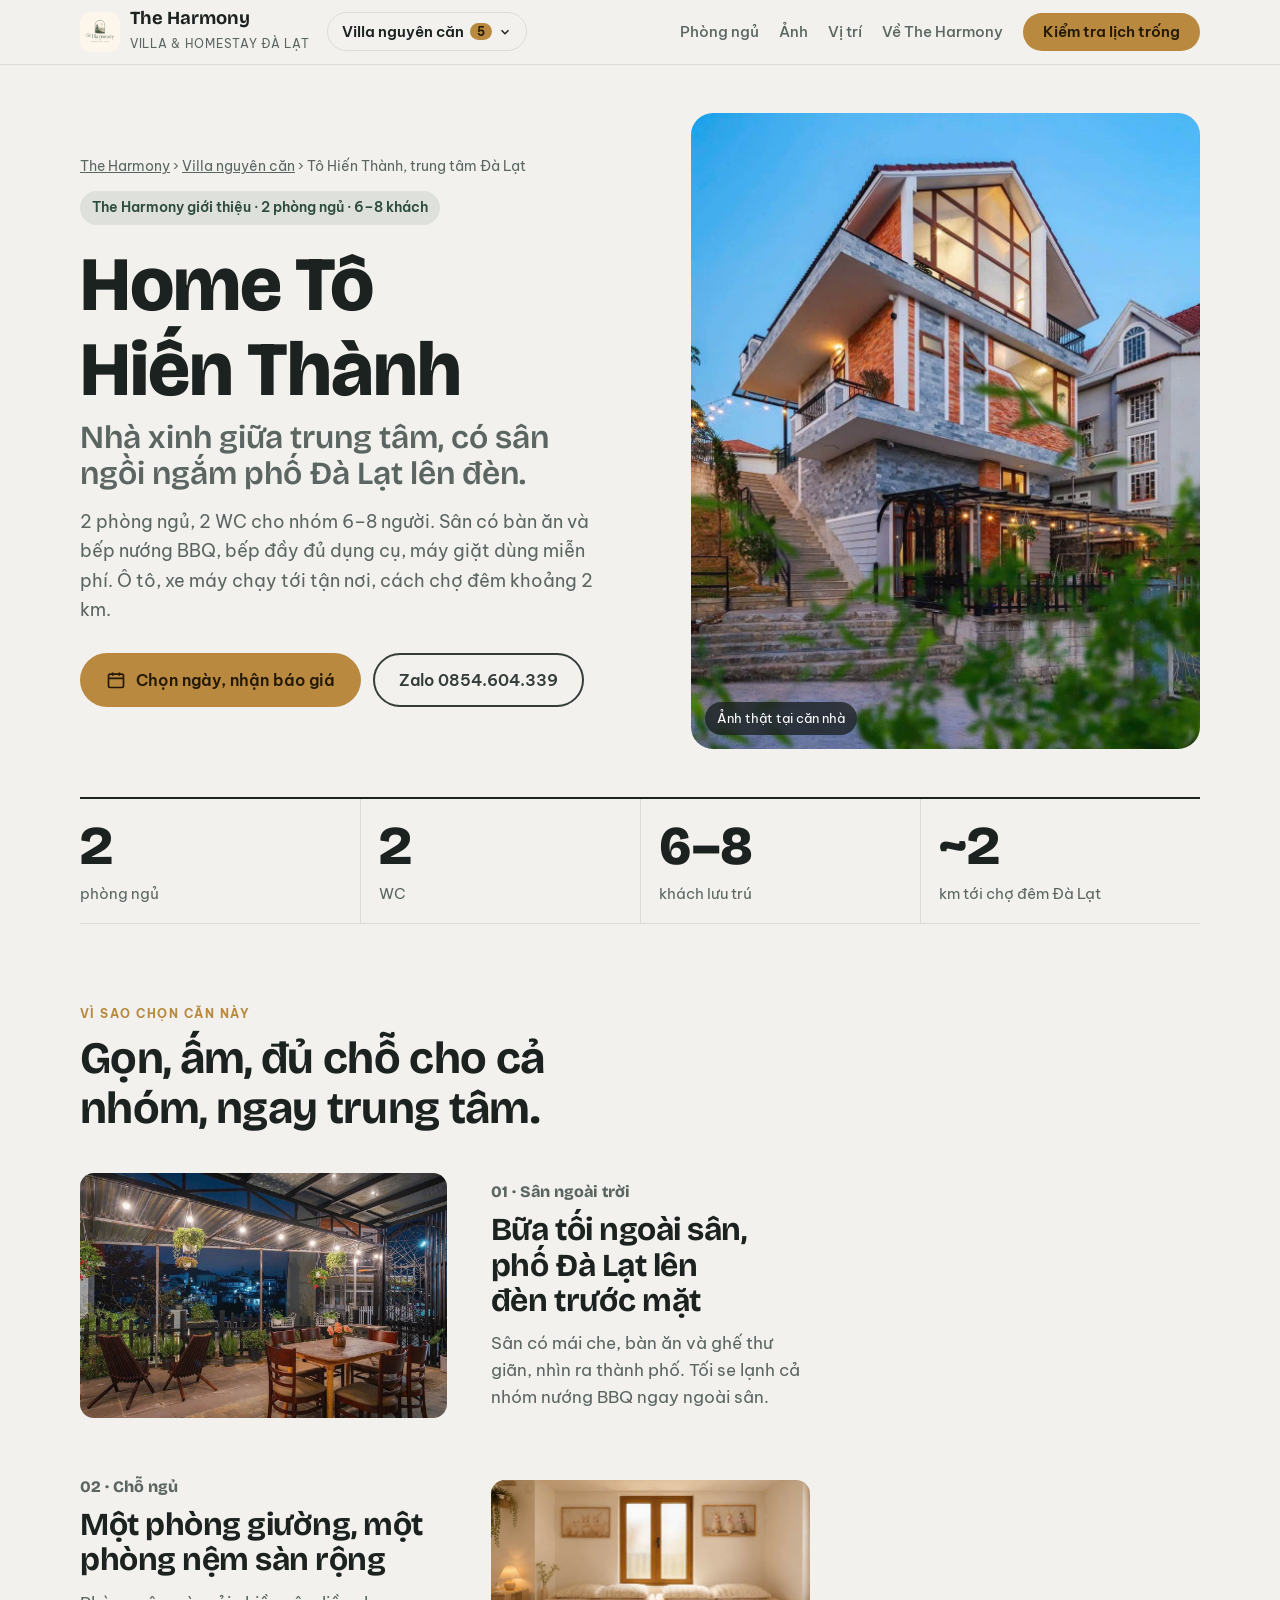
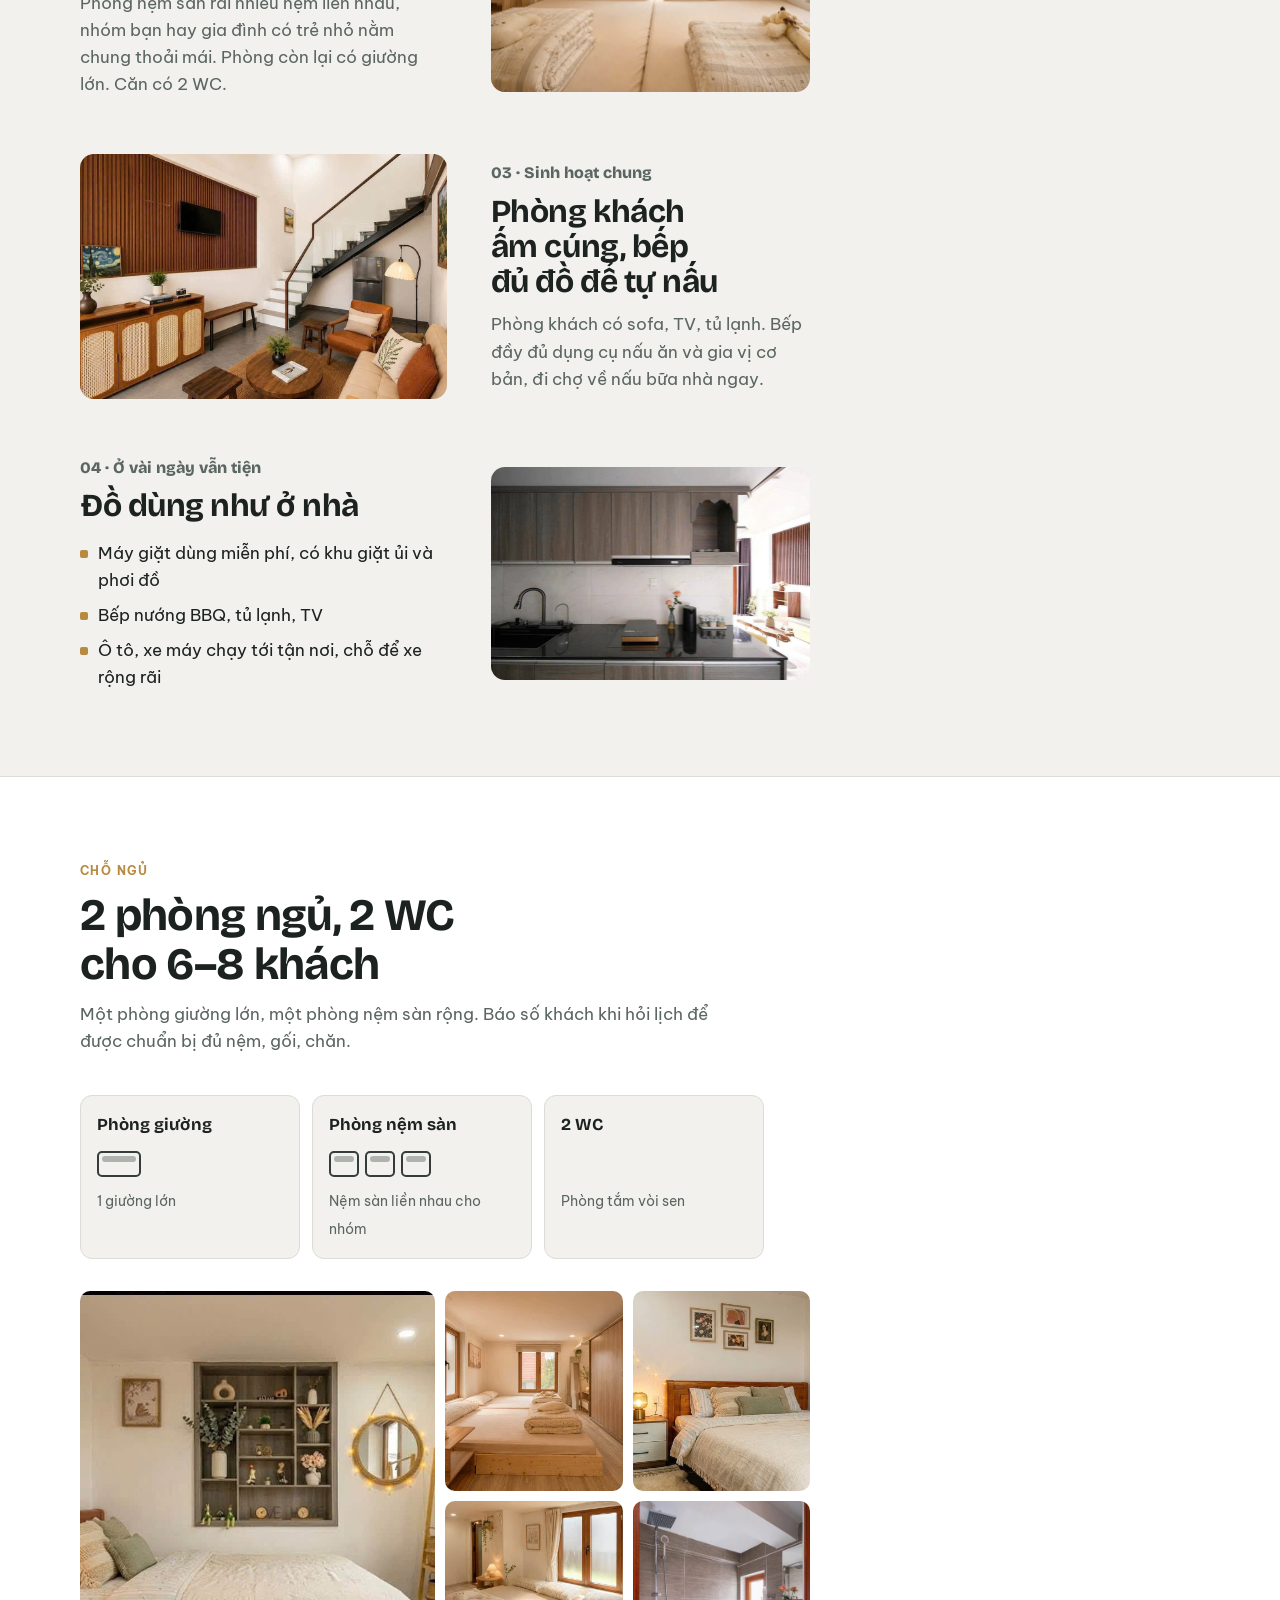
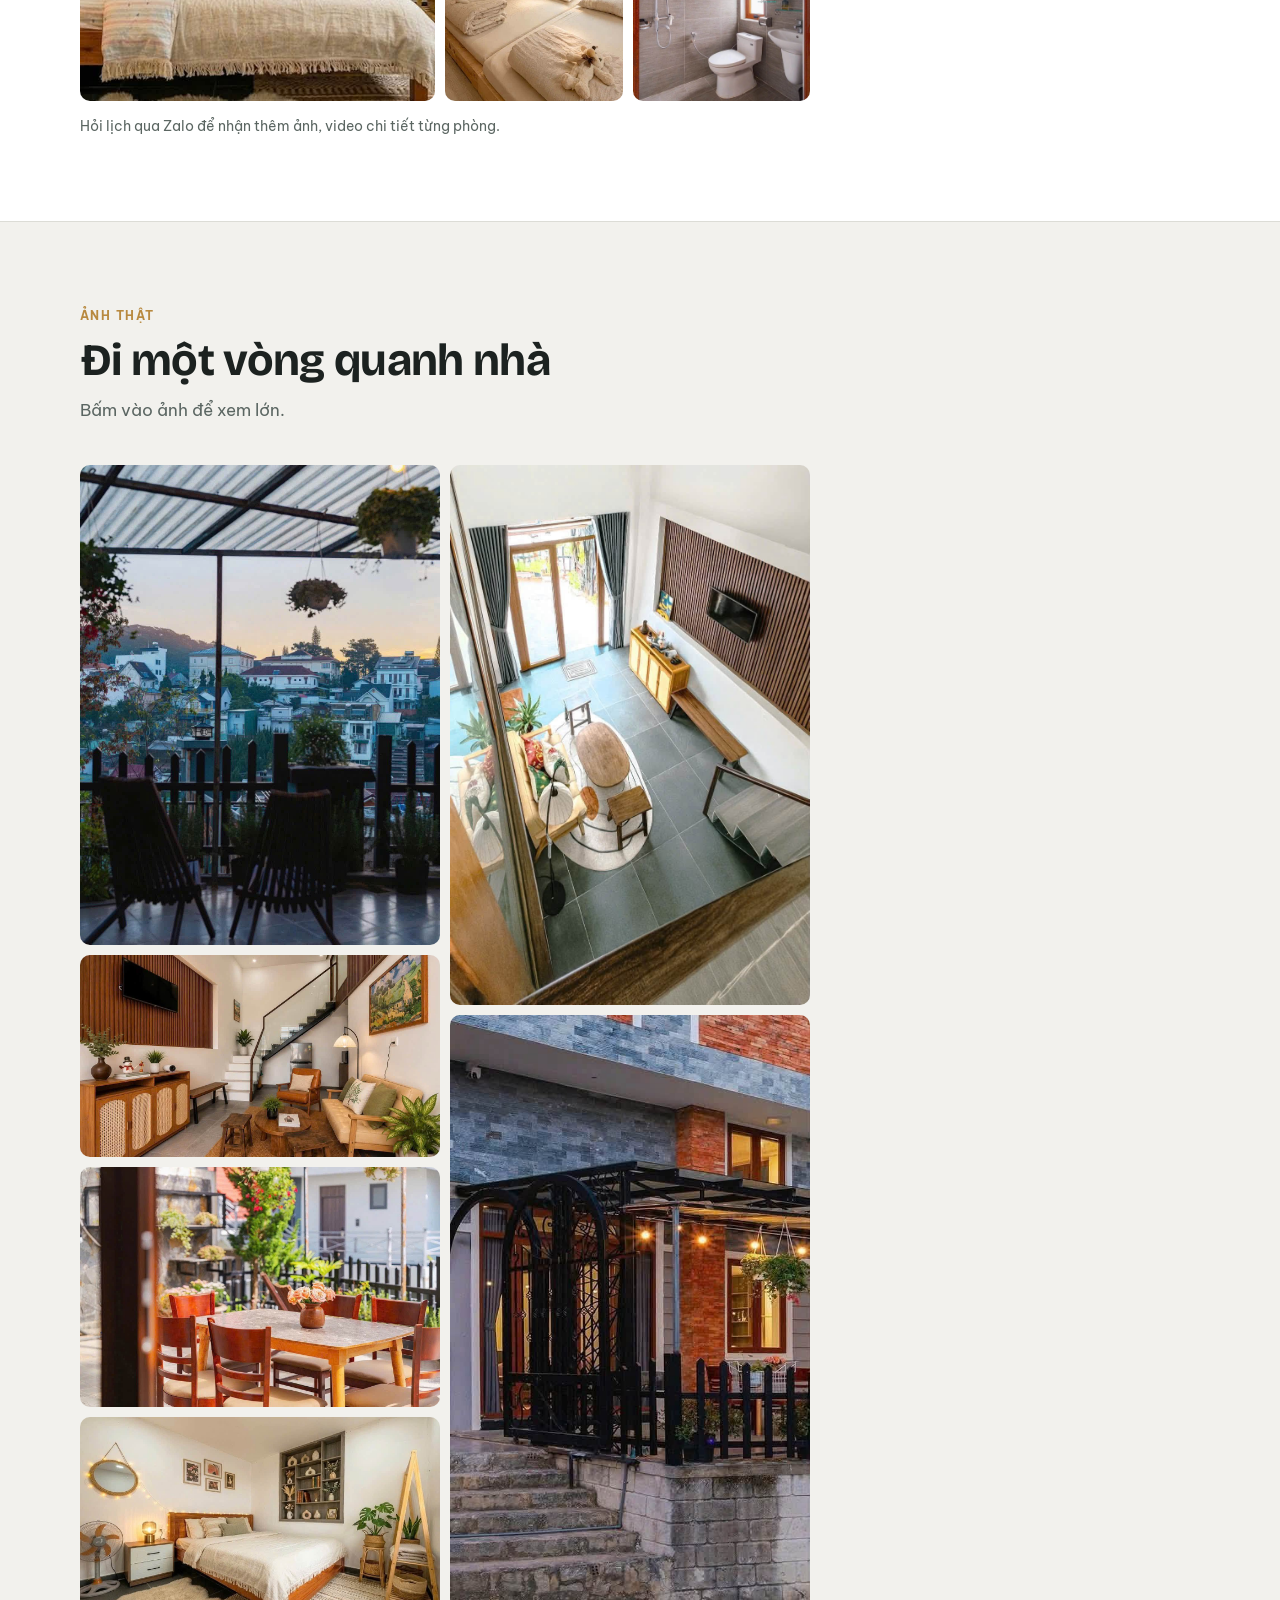
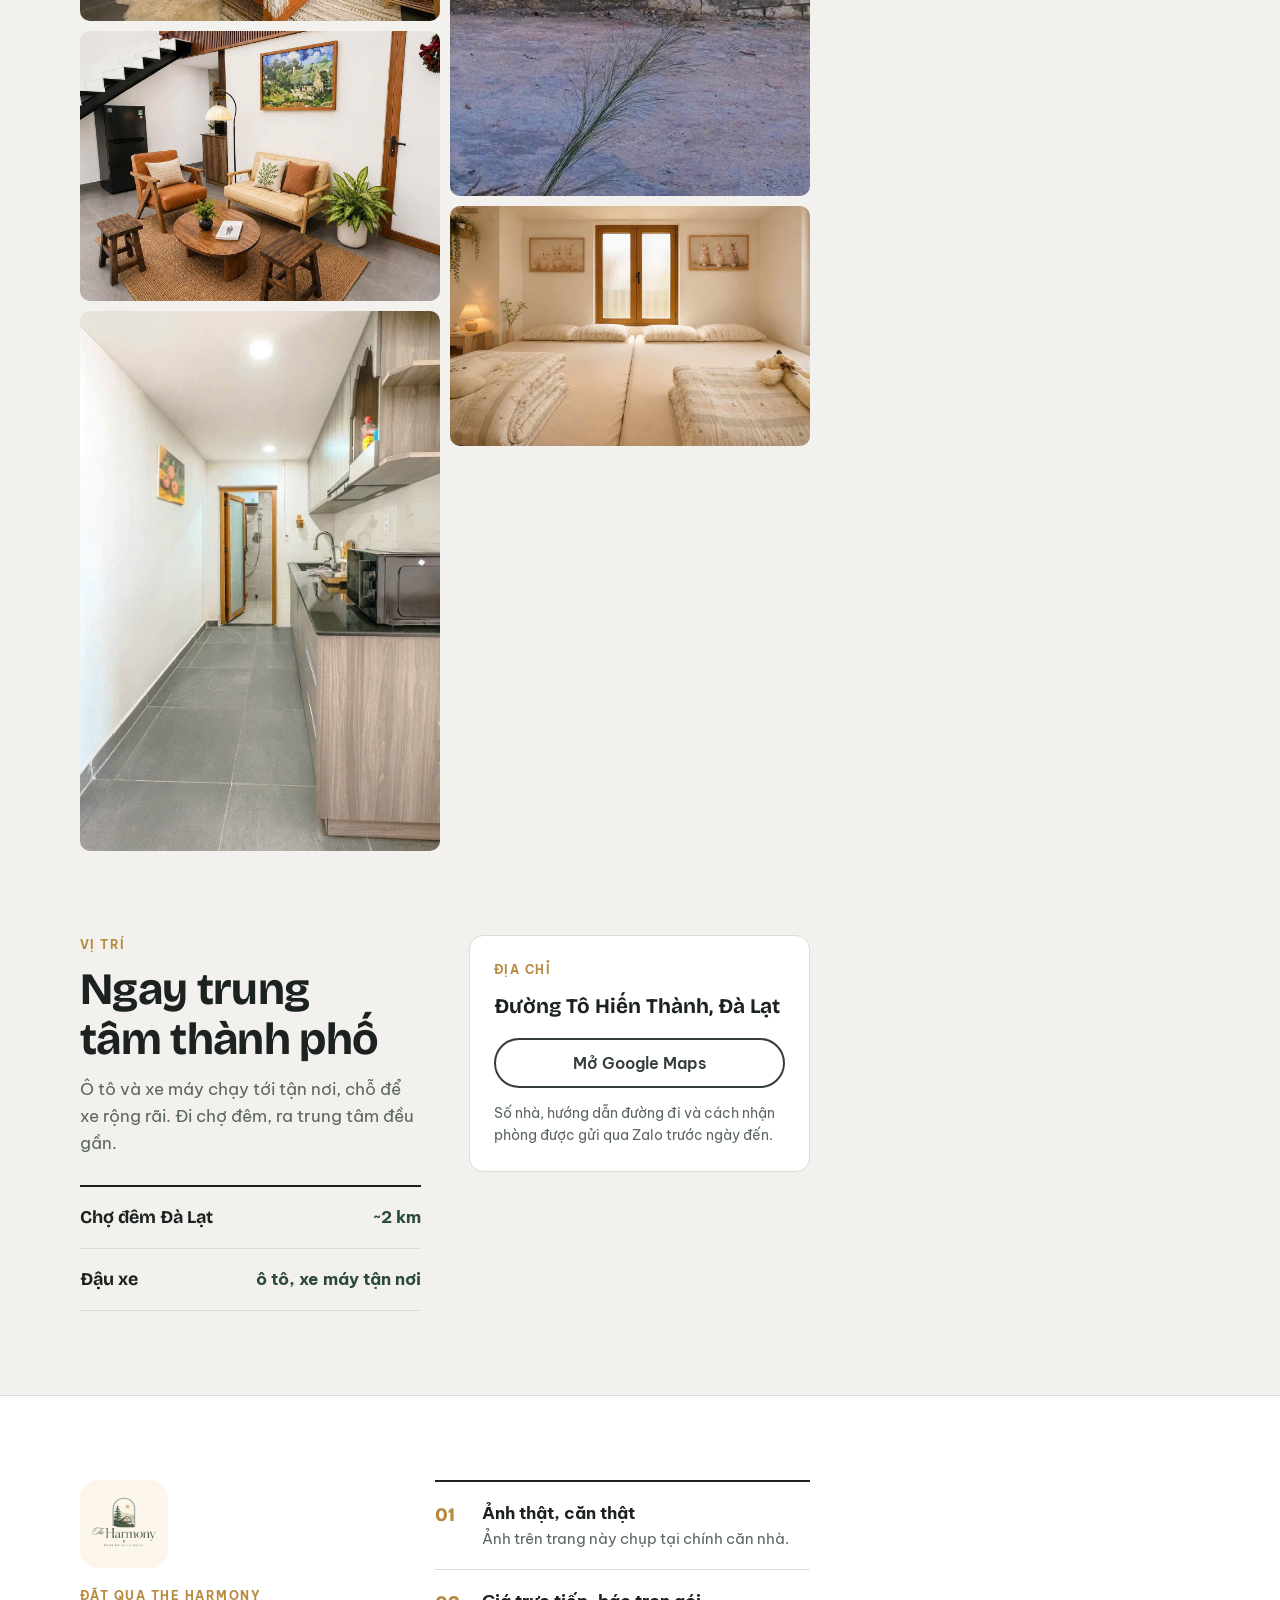
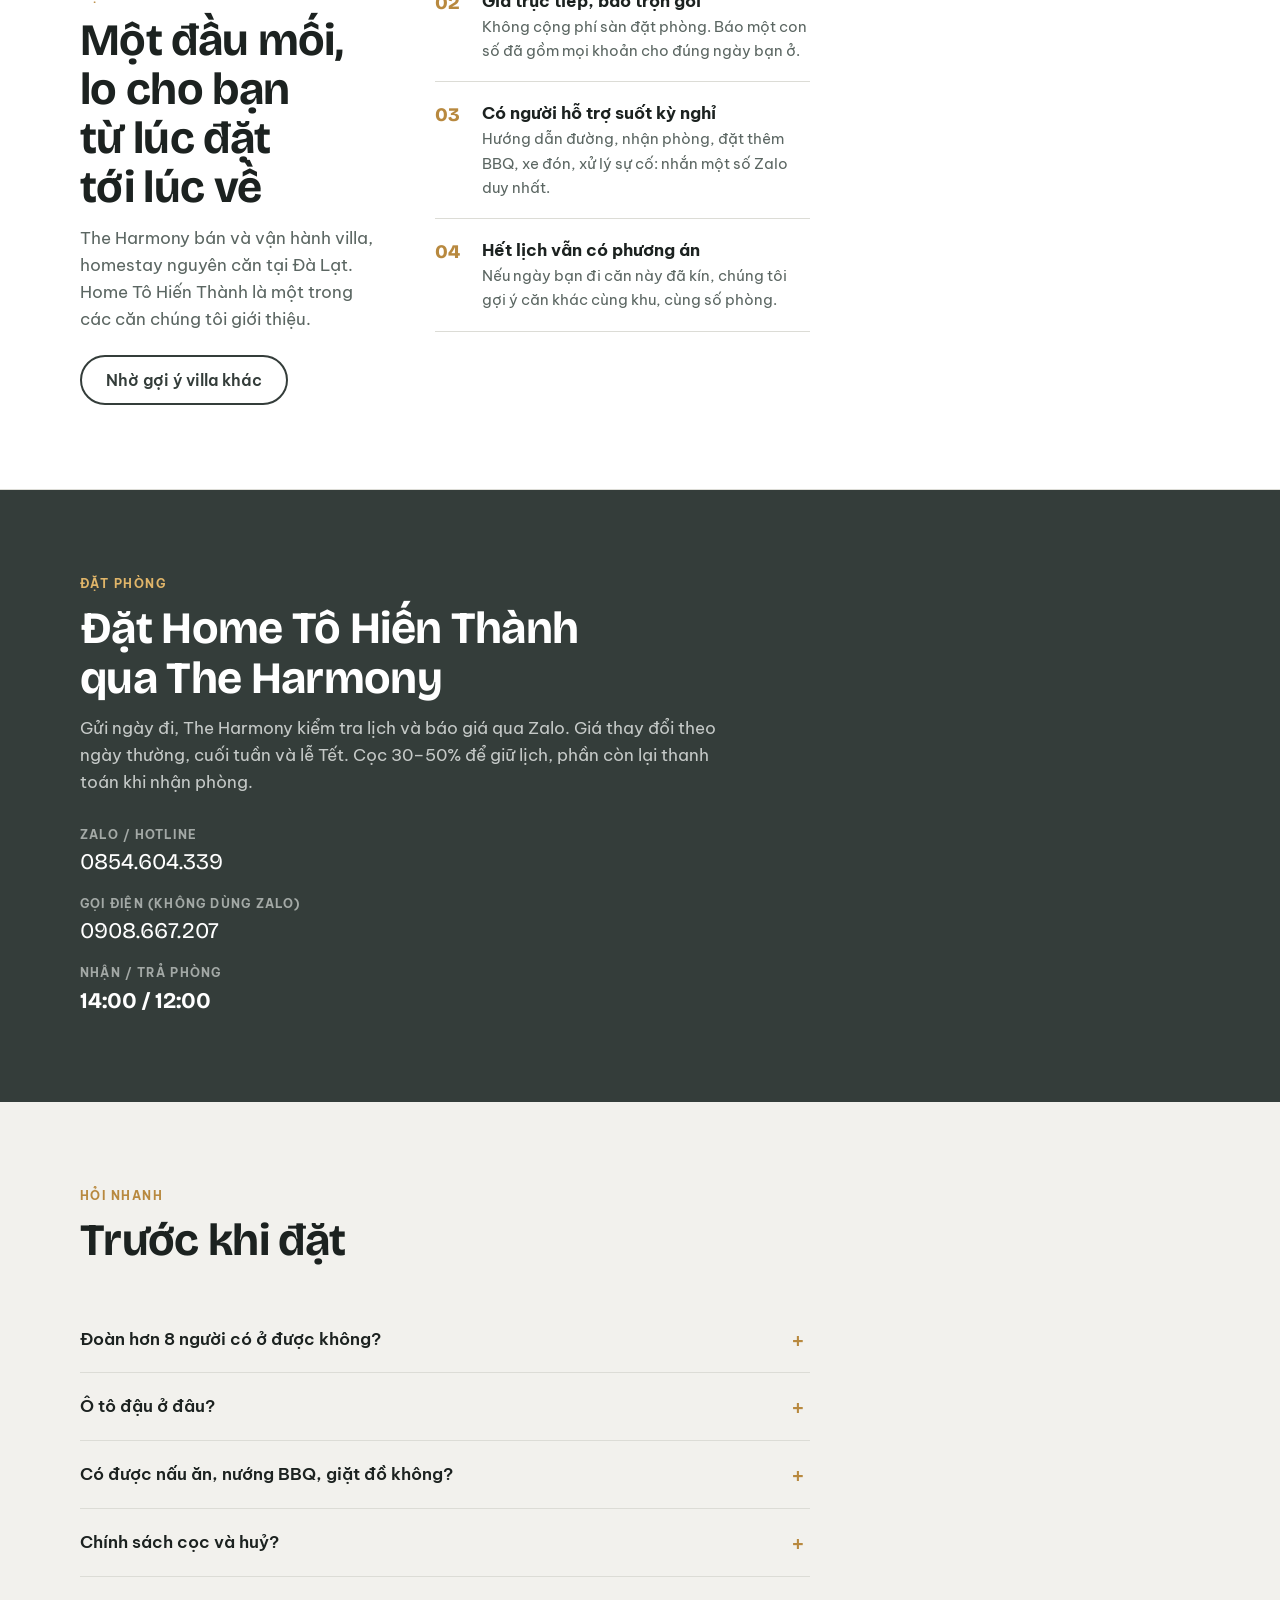
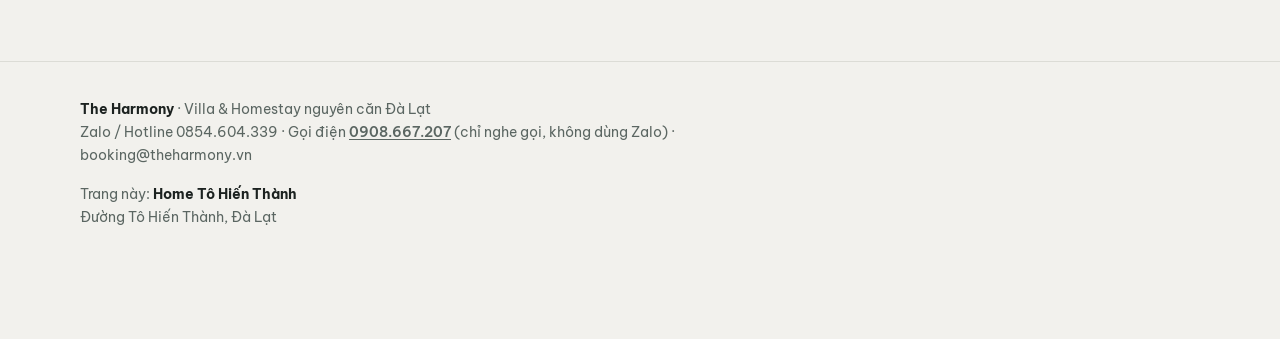
<file: villa/to-hien-thanh/index.html>
<!DOCTYPE html>
<html lang="vi">
<head>
<meta charset="UTF-8">
<meta name="viewport" content="width=device-width, initial-scale=1">
<title>Home Tô Hiến Thành | The Harmony</title>
<meta name="description" content="The Harmony giới thiệu Home Tô Hiến Thành – nhà nguyên căn 2 phòng ngủ, 2 WC ngay trung tâm Đà Lạt, cách chợ đêm khoảng 2 km. Sân BBQ nhìn ra thành phố, bếp đầy đủ, máy giặt miễn phí, cho 6–8 khách.">
<meta property="og:title" content="Home Tô Hiến Thành – 2 phòng ngủ cho 6–8 khách giữa trung tâm Đà Lạt | The Harmony">
<meta property="og:description" content="Sân BBQ nhìn ra phố, bếp đầy đủ, ô tô tới tận nơi. Nhắn Zalo để nhận báo giá theo ngày.">
<meta property="og:image" content="img/mat-tien.jpg">
<link rel="icon" type="image/png" href="img/logo.png">
<link rel="preconnect" href="https://fonts.googleapis.com">
<link rel="preconnect" href="https://fonts.gstatic.com" crossorigin>
<link href="https://fonts.googleapis.com/css2?family=Bricolage+Grotesque:opsz,wght@12..96,500;12..96,700;12..96,800&family=Be+Vietnam+Pro:wght@400;500;600;700&display=swap" rel="stylesheet">
<style>
/* Layout idea: tờ "hồ sơ căn" — số liệu căn nhà là nhân vật chính (5 · 6 · 16),
   ảnh thật xếp theo hành trình một ngày ở villa, nền đá xám ấm như nội thất căn. */
:root {
    --stone: #f2f1ed;       /* nền đá sáng như sàn villa */
    --paper: #ffffff;
    --ink: #1c2220;
    --muted: #5b6662;
    --line: #dcdcd6;
    --graphite: #343d3a;    /* xám than của sofa, tủ bếp */
    --pine: #2d4a3e;        /* rặng thông sau nhà */
    --brass: #b8893f;       /* tay nắm đồng ở bếp */
    --brass-ink: #241904;
    --font-display: "Bricolage Grotesque", "Be Vietnam Pro", system-ui, sans-serif;
    --font-body: "Be Vietnam Pro", system-ui, -apple-system, "Segoe UI", sans-serif;
    --r: 14px;
    color-scheme: light;
}
@media (prefers-color-scheme: dark) {
    :root:not([data-theme="light"]) {
        --stone: #121514; --paper: #1b201e; --ink: #ecefed; --muted: #a6b0ac; --line: #2d3431;
        --graphite: #d7ddda; --pine: #9cc3b0; --brass: #d6a95a; --brass-ink: #1f1500; color-scheme: dark;
    }
}
:root[data-theme="dark"] {
    --stone: #121514; --paper: #1b201e; --ink: #ecefed; --muted: #a6b0ac; --line: #2d3431;
    --graphite: #d7ddda; --pine: #9cc3b0; --brass: #d6a95a; --brass-ink: #1f1500; color-scheme: dark;
}

* { box-sizing: border-box; margin: 0; padding: 0; }
html { scroll-behavior: smooth; }
@media (prefers-reduced-motion: reduce) { html { scroll-behavior: auto; } * { transition: none !important; } }
body { font-family: var(--font-body); background: var(--stone); color: var(--ink); line-height: 1.6; font-size: 17px; }
img { max-width: 100%; display: block; }
h1, h2, h3 { font-family: var(--font-display); line-height: 1.1; letter-spacing: -0.015em; text-wrap: balance; }
.wrap { max-width: 1160px; margin: 0 auto; padding: 0 20px; }
:focus-visible { outline: 3px solid var(--brass); outline-offset: 3px; border-radius: 6px; }

.btn { display: inline-flex; align-items: center; justify-content: center; gap: 10px; padding: 15px 24px; border-radius: 999px;
       font: 600 1rem/1 var(--font-body); text-decoration: none; border: 2px solid transparent; cursor: pointer; transition: transform .15s ease, background-color .15s ease; }
.btn:hover { transform: translateY(-1px); }
.btn-main { background: var(--brass); color: var(--brass-ink); }
.btn-main:hover { background: #c99a4d; }
.btn-line { border-color: var(--graphite); color: var(--graphite); background: transparent; }
.btn svg { width: 20px; height: 20px; flex: none; }

/* Top bar */
.top { position: sticky; top: 0; z-index: 20; background: color-mix(in srgb, var(--stone) 90%, transparent); backdrop-filter: blur(10px); border-bottom: 1px solid var(--line); }
.top .wrap { display: flex; align-items: center; justify-content: space-between; height: 64px; gap: 14px; }
.brand { display: flex; align-items: center; gap: 10px; text-decoration: none; color: var(--ink); }
.brand img { width: 40px; height: 40px; border-radius: 10px; object-fit: cover; }
.brand b { font-family: var(--font-display); font-size: 1.15rem; display: block; line-height: 1.1; }
.brand small { font-size: .74rem; color: var(--muted); letter-spacing: .06em; text-transform: uppercase; }
.trail { font-size: .85rem; color: var(--muted); margin-bottom: 14px; }
.trail a { color: var(--muted); }
.harmony { background: var(--paper); border-top: 1px solid var(--line); border-bottom: 1px solid var(--line); }
.harmony-grid { display: grid; grid-template-columns: .9fr 1.1fr; gap: 48px; align-items: start; }
.harmony-logo { width: 88px; height: 88px; border-radius: 18px; margin-bottom: 18px; }
.promises { list-style: none; display: grid; gap: 0; border-top: 2px solid var(--ink); }
.promises li { padding: 18px 0; border-bottom: 1px solid var(--line); display: grid; grid-template-columns: 2.2rem 1fr; gap: 12px; }
.promises li > span { font-family: var(--font-display); font-weight: 800; color: var(--brass); font-size: 1.2rem; }
.promises b { display: block; font-size: 1.05rem; }
.promises p { color: var(--muted); font-size: .95rem; }
.harmony .btn { margin-top: 22px; }
/* Mini menu: Villa nguyên căn */
.vmenu { position: relative; }
.vmenu-btn { display: inline-flex; align-items: center; gap: 6px; font: 600 .93rem var(--font-body); color: var(--ink); background: transparent;
    border: 1px solid var(--line); border-radius: 999px; padding: 9px 14px; cursor: pointer; }
.vmenu-btn:hover, .vmenu-btn[aria-expanded="true"] { border-color: var(--graphite); }
.vmenu-btn svg { width: 14px; height: 14px; transition: transform .2s ease; }
.vmenu-btn[aria-expanded="true"] svg { transform: rotate(180deg); }
.vmenu-count { font-size: .75rem; font-weight: 700; background: var(--brass); color: var(--brass-ink); border-radius: 999px; padding: 1px 7px; }
.vpanel { position: absolute; top: calc(100% + 10px); left: 0; width: 380px; background: var(--paper); border: 1px solid var(--line);
    border-radius: var(--r); box-shadow: 0 18px 40px rgba(20,26,24,.18); padding: 10px; display: none; z-index: 40; }
.vpanel.open { display: block; }
.vpanel-head { display: flex; justify-content: space-between; align-items: baseline; padding: 6px 8px 10px; border-bottom: 1px solid var(--line); margin-bottom: 6px; }
.vpanel-head b { font-family: var(--font-display); font-size: 1.05rem; }
.vpanel-head span { font-size: .8rem; color: var(--muted); }
.vlist { list-style: none; display: grid; gap: 4px; max-height: min(60vh, 460px); overflow-y: auto; }
.vitem { display: grid; grid-template-columns: 76px 1fr; gap: 12px; align-items: center; padding: 8px; border-radius: 10px; text-decoration: none; color: var(--ink); }
.vitem:hover { background: var(--stone); }
.vitem img { width: 76px; height: 58px; object-fit: cover; border-radius: 8px; }
.vitem b { display: block; font-size: .98rem; }
.vitem small { display: block; font-size: .82rem; color: var(--muted); }
.vitem .here { display: inline-block; margin-top: 3px; font-size: .72rem; font-weight: 700; color: var(--pine); background: color-mix(in srgb, var(--pine) 12%, transparent); padding: 1px 8px; border-radius: 999px; }
.vitem[aria-current="page"] { background: var(--stone); }
.vpanel-foot { margin-top: 6px; padding: 10px 8px 4px; border-top: 1px solid var(--line); font-size: .86rem; color: var(--muted); }
.vpanel-foot a { color: var(--pine); font-weight: 600; }
.top-left { display: flex; align-items: center; gap: 18px; }
.top-name { font-family: var(--font-display); font-weight: 800; font-size: 1.15rem; text-decoration: none; color: var(--ink); }
.top-name span { color: var(--muted); font-weight: 500; font-family: var(--font-body); font-size: .85rem; margin-left: 6px; }
.top nav { display: flex; align-items: center; gap: 20px; font-size: .93rem; font-weight: 500; }
.top nav a:not(.btn) { color: var(--muted); text-decoration: none; }
.top nav a:not(.btn):hover { color: var(--ink); }
.top .btn { padding: 10px 18px; font-size: .92rem; }

/* Hero */
.hero { padding: 48px 0 40px; }
.hero-grid { display: grid; grid-template-columns: 1.05fr .95fr; gap: 48px; align-items: center; }
.kicker { display: inline-flex; gap: 8px; align-items: center; font-size: .85rem; font-weight: 600; color: var(--pine);
          background: color-mix(in srgb, var(--pine) 10%, transparent); padding: 6px 12px; border-radius: 999px; }
.hero h1 { font-size: clamp(2.6rem, 6vw, 4.8rem); font-weight: 800; margin: 18px 0 16px; }
.hero h1 small { display: block; font-size: .42em; font-weight: 600; color: var(--muted); letter-spacing: 0; margin-top: 8px; }
.hero p.lead { font-size: 1.15rem; color: var(--muted); max-width: 33rem; }
.cta { display: flex; flex-wrap: wrap; gap: 12px; margin-top: 28px; }
.hero-photo { position: relative; border-radius: 22px; overflow: hidden; aspect-ratio: 4 / 5; }
.hero-photo img { width: 100%; height: 100%; object-fit: cover; }
.hero-photo figcaption { position: absolute; left: 14px; bottom: 14px; background: rgba(20,26,24,.72); color: #fff; font-size: .82rem;
    padding: 6px 12px; border-radius: 999px; backdrop-filter: blur(6px); }

/* Numbers */
.numbers { display: grid; grid-template-columns: repeat(5, 1fr); border-top: 2px solid var(--ink); border-bottom: 1px solid var(--line); margin-top: 48px; }
.num { padding: 20px 18px 18px 0; }
.num + .num { padding-left: 18px; border-left: 1px solid var(--line); }
.num b { display: block; font-family: var(--font-display); font-size: clamp(2.2rem, 4.4vw, 3.4rem); font-weight: 800; line-height: 1; font-variant-numeric: tabular-nums; }
.num span { display: block; margin-top: 8px; font-size: .92rem; color: var(--muted); }

/* Section heads */
section.block { padding: 84px 0; }
.eyebrow { font-size: .78rem; font-weight: 700; letter-spacing: .12em; text-transform: uppercase; color: var(--brass); margin-bottom: 10px; }
.block h2 { font-size: clamp(1.9rem, 3.6vw, 2.8rem); max-width: 22ch; }
.block .intro { color: var(--muted); max-width: 40rem; margin-top: 12px; }
.head { margin-bottom: 40px; }

/* Highlights: alternating photo rows */
.rows { display: grid; gap: 56px; }
.row { display: grid; grid-template-columns: 1.15fr 1fr; gap: 44px; align-items: center; }
.row:nth-child(even) .row-img { order: 2; }
.row-img { border-radius: var(--r); overflow: hidden; aspect-ratio: 3 / 2; }
.row-img img { width: 100%; height: 100%; object-fit: cover; }
.row-tag { font-family: var(--font-display); font-weight: 800; font-size: 1rem; color: var(--pine); margin-bottom: 8px; }
.row h3 { font-size: clamp(1.5rem, 2.6vw, 2rem); margin-bottom: 12px; }
.row p { color: var(--muted); max-width: 32rem; }
.row ul { list-style: none; margin-top: 16px; display: grid; gap: 8px; }
.row li { display: flex; gap: 10px; align-items: baseline; }
.row li::before { content: ""; width: 8px; height: 8px; flex: none; background: var(--brass); border-radius: 2px; transform: translateY(-1px); }

/* Rooms */
.rooms { background: var(--paper); border-top: 1px solid var(--line); border-bottom: 1px solid var(--line); }
.room-plan { display: grid; grid-template-columns: repeat(5, 1fr); gap: 12px; margin-bottom: 32px; }
.room { border: 1px solid var(--line); border-radius: 12px; padding: 16px; background: var(--stone); }
.room b { font-family: var(--font-display); font-size: 1.05rem; display: block; }
.room span { font-size: .88rem; color: var(--muted); }
.beds { display: flex; gap: 6px; margin: 12px 0 10px; }
.bed { height: 26px; border-radius: 5px; border: 2px solid var(--graphite); position: relative; }
.bed::before { content: ""; position: absolute; top: 3px; left: 3px; right: 3px; height: 6px; border-radius: 3px; background: var(--graphite); opacity: .35; }
.bed.big { width: 44px; } .bed.small { width: 30px; }
.room-photos { display: grid; grid-template-columns: 2fr 1fr 1fr; grid-auto-rows: 200px; gap: 10px; }
.room-photos img { width: 100%; height: 100%; object-fit: cover; border-radius: 10px; cursor: zoom-in; }
.room-photos img:first-child { grid-row: span 2; }
.note { font-size: .88rem; color: var(--muted); margin-top: 14px; }

/* Gallery */
.gallery { columns: 3 260px; column-gap: 10px; }
.gallery button { display: block; width: 100%; margin: 0 0 10px; border: 0; padding: 0; background: none; cursor: zoom-in; border-radius: 10px; overflow: hidden; break-inside: avoid; }
.gallery img { width: 100%; transition: transform .3s ease; }
.gallery button:hover img { transform: scale(1.03); }

/* Lightbox */
.lb { position: fixed; inset: 0; z-index: 50; background: rgba(10,12,11,.92); display: none; align-items: center; justify-content: center; padding: 56px 16px; }
.lb.open { display: flex; }
.lb img { max-height: 100%; max-width: 100%; border-radius: 8px; object-fit: contain; }
.lb button { position: absolute; background: rgba(255,255,255,.14); color: #fff; border: 0; width: 46px; height: 46px; border-radius: 50%; font-size: 1.4rem; cursor: pointer; }
.lb .x { top: 12px; right: 12px; } .lb .p { left: 12px; top: 50%; } .lb .n { right: 12px; top: 50%; }
.lb-count { position: absolute; bottom: 16px; left: 0; right: 0; text-align: center; color: #ddd; font-size: .9rem; }

/* Location */
.loc { display: grid; grid-template-columns: 1fr 1fr; gap: 48px; align-items: start; }
.dist { list-style: none; border-top: 2px solid var(--ink); }
.dist li { display: grid; grid-template-columns: 1fr auto; gap: 12px; padding: 16px 0; border-bottom: 1px solid var(--line); align-items: baseline; }
.dist strong { font-family: var(--font-display); font-size: 1.12rem; }
.dist em { font-style: normal; font-variant-numeric: tabular-nums; font-weight: 700; color: var(--pine); white-space: nowrap; }
.addr { background: var(--paper); border: 1px solid var(--line); border-radius: var(--r); padding: 24px; }
.addr b { display: block; font-family: var(--font-display); font-size: 1.3rem; margin: 6px 0 14px; }
.addr .btn { width: 100%; }

/* Booking */
.book { background: var(--graphite); color: #eef1ef; }
:root[data-theme="dark"] .book { background: #232a27; }
@media (prefers-color-scheme: dark) { :root:not([data-theme="light"]) .book { background: #232a27; } }
.book .eyebrow { color: #e0b569; }
.book h2 { color: #fff; }
.book .intro { color: rgba(238,241,239,.78); }
.book-grid { display: grid; grid-template-columns: .9fr 1.1fr; gap: 48px; align-items: start; }
.book-lines { list-style: none; margin-top: 28px; display: grid; gap: 14px; }
.book-lines small { display: block; font-size: .76rem; letter-spacing: .1em; text-transform: uppercase; color: rgba(238,241,239,.6); font-weight: 700; }
.book-lines a, .book-lines strong { font-family: var(--font-display); font-size: 1.4rem; color: #fff; text-decoration: none; }
form.quick { background: var(--paper); color: var(--ink); border-radius: var(--r); padding: 26px; display: grid; gap: 14px; }
.two { display: grid; grid-template-columns: 1fr 1fr; gap: 12px; }
.field { display: grid; gap: 6px; min-width: 0; }
.field label { font-size: .85rem; font-weight: 600; }
.field input, .field textarea { width: 100%; min-width: 0; font: 500 1rem var(--font-body); color: var(--ink); background: var(--stone); border: 1px solid var(--line); border-radius: 10px; padding: 12px 14px; }
.field textarea { min-height: 76px; resize: vertical; }
.chips { display: flex; flex-wrap: wrap; gap: 8px; }
.chips label { white-space: nowrap; display: inline-flex; align-items: center; gap: 6px; border: 1px solid var(--line); border-radius: 999px; padding: 7px 12px; font-size: .88rem; cursor: pointer; background: var(--stone); }
.chips input { accent-color: var(--pine); }
.chips label:has(input:checked) { border-color: var(--pine); background: color-mix(in srgb, var(--pine) 10%, var(--stone)); }
form.quick .btn { width: 100%; padding: 17px; font-size: 1.05rem; }
.fit { font-size: .9rem; padding: 10px 12px; border-radius: 10px; background: var(--stone); color: var(--muted); }
.fit.warn { background: #fdf3e2; color: #7a4f06; }
.msg { font-size: .85rem; color: var(--muted); text-align: center; }
.done { display: none; border: 1px solid var(--line); border-radius: 12px; padding: 14px; font-size: .95rem; }
.done.show { display: block; }
.done pre { white-space: pre-wrap; font: .9rem/1.5 var(--font-body); color: var(--muted); background: var(--stone); padding: 10px 12px; border-radius: 8px; margin: 8px 0 12px; }
.done .btn { width: auto; padding: 12px 18px; font-size: .95rem; }

/* FAQ */
.faq { max-width: 800px; }
.faq details { border-bottom: 1px solid var(--line); }
.faq summary { list-style: none; cursor: pointer; padding: 20px 40px 20px 0; font-weight: 600; font-size: 1.05rem; position: relative; }
.faq summary::-webkit-details-marker { display: none; }
.faq summary::after { content: "+"; position: absolute; right: 4px; top: 14px; font-size: 1.6rem; font-weight: 400; color: var(--brass); }
.faq details[open] summary::after { content: "–"; }
.faq details p { padding-bottom: 20px; color: var(--muted); max-width: 65ch; }

footer { border-top: 1px solid var(--line); padding: 36px 0 110px; font-size: .9rem; color: var(--muted); }
footer .wrap { display: flex; flex-wrap: wrap; justify-content: space-between; gap: 16px; }
footer b { color: var(--ink); }
.float { position: fixed; left: 16px; right: 16px; bottom: 16px; z-index: 30; display: none; box-shadow: 0 10px 28px rgba(0,0,0,.25); }

@media (max-width: 960px) {
    .hero-grid, .loc, .book-grid, .harmony-grid { grid-template-columns: 1fr; gap: 32px; }
    .hero-photo { aspect-ratio: 4 / 3; order: -1; }
    .numbers { grid-template-columns: repeat(3, 1fr); }
    .num:nth-child(4) { padding-left: 0; border-left: 0; }
    .num:nth-child(n+4) { border-top: 1px solid var(--line); }
    .row { grid-template-columns: 1fr; gap: 20px; }
    .row:nth-child(even) .row-img { order: 0; }
    .room-plan { grid-template-columns: repeat(3, 1fr); }
}
@media (max-width: 640px) {
    body { font-size: 16px; }
    .top nav, .brand small, .brand b { display: none; }
    .top-left { gap: 10px; }
    .vmenu { position: static; }
    .vpanel { left: 12px; right: 12px; width: auto; top: calc(100% + 6px); }
    .hero { padding-top: 20px; }
    .cta .btn { flex: 1 1 100%; }
    .numbers { grid-template-columns: 1fr 1fr; }
    .num, .num + .num { padding: 16px 12px 14px 0; border-left: 0; }
    .num:nth-child(even) { padding-left: 14px; border-left: 1px solid var(--line); }
    .num:nth-child(n+3) { border-top: 1px solid var(--line); }
    .num:last-child { grid-column: 1 / -1; padding-left: 0; border-left: 0; }
    section.block { padding: 60px 0; }
    .room-plan { grid-template-columns: 1fr 1fr; }
    .room-photos { grid-template-columns: 1fr 1fr; grid-auto-rows: 140px; }
    .room-photos img:first-child { grid-column: 1 / -1; grid-row: span 2; }
    .two { grid-template-columns: 1fr; }
    form.quick { padding: 20px; }
    .float { display: flex; }
}
.numbers-4 { grid-template-columns: repeat(4, 1fr); }
.room-plan-3 { grid-template-columns: repeat(3, minmax(0, 220px)); }
.video-wrap { border-radius: var(--r); overflow: hidden; background: #000; aspect-ratio: 16 / 9; max-width: 960px; }
.video-wrap video { width: 100%; height: 100%; display: block; }
@media (max-width: 960px) { .numbers-4 { grid-template-columns: 1fr 1fr; } .numbers-4 .num:nth-child(3) { padding-left: 0; border-left: 0; } .numbers-4 .num:nth-child(n+3) { border-top: 1px solid var(--line); } .numbers-4 .num:nth-child(4) { padding-left: 18px; border-left: 1px solid var(--line); } }
@media (max-width: 640px) { .numbers-4 .num:last-child { grid-column: auto; padding-left: 14px; border-left: 1px solid var(--line); } .room-plan-3 { grid-template-columns: 1fr 1fr 1fr; } }

/* Tìm kiếm villa */
.hsearch { margin-top: 30px; max-width: 640px; background: var(--paper); color: var(--ink); border-radius: 16px; padding: 14px; box-shadow: 0 18px 40px rgba(0,0,0,.25); }
.hsearch label { display: block; font: 700 .95rem var(--font-display); padding: 2px 6px 10px; }
.hsearch-row { display: flex; gap: 8px; }
.hsearch input { flex: 1; min-width: 0; font: 400 1rem var(--font-body); color: var(--ink); background: var(--stone); border: 1px solid var(--line); border-radius: 10px; padding: 13px 14px; }
.hsearch input:focus { outline: 2px solid var(--brass); outline-offset: 1px; }
.hsearch button[type=submit] { font: 700 .98rem var(--font-body); background: var(--brass); color: var(--brass-ink); border: 0; border-radius: 10px; padding: 0 20px; cursor: pointer; }
.qchips { display: flex; flex-wrap: wrap; gap: 6px; padding: 12px 2px 2px; }
.qchips button { font: 600 .84rem var(--font-body); color: var(--ink); background: transparent; border: 1px solid var(--line); border-radius: 999px; padding: 5px 12px; cursor: pointer; }
.qchips button:hover { border-color: var(--graphite); background: var(--stone); }
.search-status { min-height: 1.4em; margin: -8px 0 18px; color: var(--muted); }
.search-status:empty { display: none; }
.search-status b { color: var(--ink); }
.search-status button { font: 600 .9rem var(--font-body); color: var(--pine); background: none; border: 0; text-decoration: underline; cursor: pointer; padding: 0; }
.card[hidden] { display: none; }
.card-why { background: color-mix(in srgb, var(--pine) 9%, transparent); border-radius: 10px; padding: 10px 12px; display: grid; gap: 3px; font-size: .9rem; }
.card-why b { font-size: .78rem; text-transform: uppercase; letter-spacing: .06em; color: var(--pine); }
.card-why span::before { content: "✓ "; color: var(--pine); font-weight: 700; }
.cards-empty { border: 1px dashed var(--line); border-radius: var(--r); padding: 28px; text-align: center; color: var(--muted); }
.cards-empty a { color: var(--pine); font-weight: 700; }
.vsearch { padding: 0 4px 8px; }
.vsearch input { width: 100%; font: 400 .95rem var(--font-body); color: var(--ink); background: var(--stone); border: 1px solid var(--line); border-radius: 10px; padding: 10px 12px; }
.vsearch input:focus { outline: 2px solid var(--brass); outline-offset: 1px; }
.vitem small.vwhy { color: var(--pine); font-weight: 600; }
.vempty { padding: 14px 8px; color: var(--muted); font-size: .9rem; }
.vempty a { color: var(--pine); font-weight: 700; }
@media (max-width: 640px) { .hsearch-row { flex-direction: column; } .hsearch button[type=submit] { padding: 12px; } }
footer a { color: inherit; font-weight: 600; text-decoration: underline; text-underline-offset: 2px; }

/* Form đặt phòng dạng sticky bên phải (máy tính) */
.quick-head { display: none; }
@media (min-width: 1180px) {
    body.dock main > section:not(.hero) > .wrap, body.dock footer .wrap { padding-right: 410px; }
    body.dock .book-grid { grid-template-columns: 1fr; }
    body.dock form.quick {
        position: fixed; z-index: 15; top: 84px; width: 370px;
        right: max(20px, calc((100vw - 1160px) / 2 + 20px));
        max-height: calc(100vh - 100px); overflow-y: auto; overscroll-behavior: contain;
        padding: 20px; gap: 11px; border: 1px solid var(--line); box-shadow: 0 18px 44px rgba(20,26,24,.18);
        transition: opacity .25s ease, transform .25s ease, visibility .25s;
    }
    body.dock:not(.dock-on) form.quick { opacity: 0; visibility: hidden; transform: translateY(12px); }
    body.dock form.quick .quick-head { display: flex; justify-content: space-between; align-items: baseline; gap: 10px; padding-bottom: 10px; border-bottom: 1px solid var(--line); }
    .quick-head b { font: 700 1.15rem var(--font-display); }
    .quick-head span { font-size: .8rem; color: var(--muted); }
    body.dock form.quick .field textarea { min-height: 54px; }
    body.dock form.quick .btn { padding: 14px; }
    body.dock form.quick.flash { box-shadow: 0 0 0 3px var(--brass), 0 18px 44px rgba(20,26,24,.18); }
}
</style>
</head>
<body>

<header class="top">
    <div class="wrap">
        <div class="top-left">
            <a class="brand" href="../../" aria-label="The Harmony – trang chủ">
                <img src="img/logo.png" alt="">
                <span><b>The Harmony</b><small>Villa & Homestay Đà Lạt</small></span>
            </a>
            <div class="vmenu">
                <button class="vmenu-btn" id="vmenu-btn" type="button" aria-expanded="false" aria-controls="vpanel">
                    Villa nguyên căn <span class="vmenu-count" id="vmenu-count">1</span>
                    <svg viewBox="0 0 24 24" fill="none" stroke="currentColor" stroke-width="2.5" aria-hidden="true"><path d="m6 9 6 6 6-6"/></svg>
                </button>
                <div class="vpanel" id="vpanel">
                    <div class="vpanel-head"><b>Villa nguyên căn</b><span id="vpanel-sub"></span></div>
                    <div class="vsearch"><input id="vsearch" type="search" placeholder="Tìm: 12 người, karaoke, bida…" aria-label="Tìm villa theo số người hoặc tiện ích" autocomplete="off"></div>
                    <ul class="vlist" id="vlist"></ul>
                    <p class="vpanel-foot">Chưa thấy căn hợp? <a href="https://zalo.me/0854604339" target="_blank" rel="noopener">Nhắn Zalo để được gợi ý</a></p>
                </div>
            </div>
        </div>
        <nav aria-label="Điều hướng">
            <a href="#phong">Phòng ngủ</a>
            <a href="#anh">Ảnh</a>
            <a href="#vi-tri">Vị trí</a>
            <a href="#the-harmony">Về The Harmony</a>
            <a class="btn btn-main" href="#dat-phong">Kiểm tra lịch trống</a>
        </nav>
    </div>
</header>

<main id="top">
    <!-- HERO -->
    <section class="hero">
        <div class="wrap">
            <div class="hero-grid">
                <div>
                    <p class="trail"><a href="../../">The Harmony</a> › <a href="../../#villa">Villa nguyên căn</a> › Tô Hiến Thành, trung tâm Đà Lạt</p>
                    <span class="kicker">The Harmony giới thiệu · 2 phòng ngủ · 6–8 khách</span>
                    <h1>Home Tô Hiến Thành<small>Nhà xinh giữa trung tâm, có sân ngồi ngắm phố Đà Lạt lên đèn.</small></h1>
                    <p class="lead">2 phòng ngủ, 2 WC cho nhóm 6–8 người. Sân có bàn ăn và bếp nướng BBQ, bếp đầy đủ dụng cụ, máy giặt dùng miễn phí. Ô tô, xe máy chạy tới tận nơi, cách chợ đêm khoảng 2 km.</p>
                    <div class="cta">
                        <a class="btn btn-main" href="#dat-phong">
                            <svg viewBox="0 0 24 24" fill="none" stroke="currentColor" stroke-width="2" aria-hidden="true"><rect x="3" y="5" width="18" height="16" rx="2"/><path d="M3 10h18M8 3v4M16 3v4"/></svg>
                            Chọn ngày, nhận báo giá
                        </a>
                        <a class="btn btn-line" href="https://zalo.me/0854604339" target="_blank" rel="noopener">Zalo 0854.604.339</a>
                    </div>
                </div>
                <figure class="hero-photo">
                    <img src="img/mat-tien.jpg" alt="Home Tô Hiến Thành: nhà nhiều tầng ốp đá và gạch, mái dốc, lên đèn buổi chiều">
                    <figcaption>Ảnh thật tại căn nhà</figcaption>
                </figure>
            </div>

            <div class="numbers numbers-4" aria-label="Thông số nhanh">
                <div class="num"><b>2</b><span>phòng ngủ</span></div>
                <div class="num"><b>2</b><span>WC</span></div>
                <div class="num"><b>6–8</b><span>khách lưu trú</span></div>
                <div class="num"><b>~2</b><span>km tới chợ đêm Đà Lạt</span></div>
            </div>
        </div>
    </section>

    <!-- HIGHLIGHTS -->
    <section class="block" style="padding-top: 40px;">
        <div class="wrap">
            <div class="head">
                <p class="eyebrow">Vì sao chọn căn này</p>
                <h2>Gọn, ấm, đủ chỗ cho cả nhóm, ngay trung tâm.</h2>
            </div>
            <div class="rows">
                <div class="row">
                    <div class="row-img"><img src="img/san-toi.jpg" alt="Sân có mái che, dây đèn, bàn ăn gỗ, nhìn ra phố Đà Lạt buổi tối" loading="lazy"></div>
                    <div>
                        <p class="row-tag">01 · Sân ngoài trời</p>
                        <h3>Bữa tối ngoài sân, phố Đà Lạt lên đèn trước mặt</h3>
                        <p>Sân có mái che, bàn ăn và ghế thư giãn, nhìn ra thành phố. Tối se lạnh cả nhóm nướng BBQ ngay ngoài sân.</p>
                    </div>
                </div>
                <div class="row">
                    <div class="row-img"><img src="img/phong-nem-3.jpg" alt="Phòng ngủ trải nệm sàn, đèn ngủ, tranh thỏ trên tường" loading="lazy"></div>
                    <div>
                        <p class="row-tag">02 · Chỗ ngủ</p>
                        <h3>Một phòng giường, một phòng nệm sàn rộng</h3>
                        <p>Phòng nệm sàn rải nhiều nệm liền nhau, nhóm bạn hay gia đình có trẻ nhỏ nằm chung thoải mái. Phòng còn lại có giường lớn. Căn có 2 WC.</p>
                    </div>
                </div>
                <div class="row">
                    <div class="row-img"><img src="img/phong-khach.jpg" alt="Phòng khách sofa, bàn trà gỗ tròn, TV và cầu thang" loading="lazy"></div>
                    <div>
                        <p class="row-tag">03 · Sinh hoạt chung</p>
                        <h3>Phòng khách ấm cúng, bếp đủ đồ để tự nấu</h3>
                        <p>Phòng khách có sofa, TV, tủ lạnh. Bếp đầy đủ dụng cụ nấu ăn và gia vị cơ bản, đi chợ về nấu bữa nhà ngay.</p>
                    </div>
                </div>
                <div class="row">
                    <div class="row-img"><img src="img/bep-2.jpg" alt="Bếp tủ gỗ xám, mặt đá đen, bếp từ" loading="lazy"></div>
                    <div>
                        <p class="row-tag">04 · Ở vài ngày vẫn tiện</p>
                        <h3>Đồ dùng như ở nhà</h3>
                        <ul>
                            <li>Máy giặt dùng miễn phí, có khu giặt ủi và phơi đồ</li>
                            <li>Bếp nướng BBQ, tủ lạnh, TV</li>
                            <li>Ô tô, xe máy chạy tới tận nơi, chỗ để xe rộng rãi</li>
                        </ul>
                    </div>
                </div>
            </div>
        </div>
    </section>

    <!-- ROOMS -->
    <section class="block rooms" id="phong">
        <div class="wrap">
            <div class="head">
                <p class="eyebrow">Chỗ ngủ</p>
                <h2>2 phòng ngủ, 2 WC cho 6–8 khách</h2>
                <p class="intro">Một phòng giường lớn, một phòng nệm sàn rộng. Báo số khách khi hỏi lịch để được chuẩn bị đủ nệm, gối, chăn.</p>
            </div>
            <div class="room-plan room-plan-3" aria-label="Cơ cấu phòng">
                <div class="room"><b>Phòng giường</b><div class="beds"><i class="bed big"></i></div><span>1 giường lớn</span></div>
                <div class="room"><b>Phòng nệm sàn</b><div class="beds"><i class="bed small"></i><i class="bed small"></i><i class="bed small"></i></div><span>Nệm sàn liền nhau cho nhóm</span></div>
                <div class="room"><b>2 WC</b><div class="beds"><i class="bed small" style="visibility:hidden"></i></div><span>Phòng tắm vòi sen</span></div>
            </div>
            <div class="room-photos">
                <img src="img/phong-giuong-2.jpg" alt="Phòng ngủ giường gỗ, kệ trang trí, cửa sổ" loading="lazy">
                <img src="img/phong-nem.jpg" alt="Phòng nệm sàn dài, tủ áo gỗ" loading="lazy">
                <img src="img/phong-giuong.jpg" alt="Giường lớn, gương tròn và dây đèn" loading="lazy">
                <img src="img/phong-nem-2.jpg" alt="Phòng nệm sàn có gương đứng và cửa sổ" loading="lazy">
                <img src="img/wc.jpg" alt="Phòng tắm vòi sen, bồn cầu, lavabo" loading="lazy">
            </div>
            <p class="note">Hỏi lịch qua Zalo để nhận thêm ảnh, video chi tiết từng phòng.</p>
        </div>
    </section>

    <!-- GALLERY -->
    <section class="block" id="anh">
        <div class="wrap">
            <div class="head">
                <p class="eyebrow">Ảnh thật</p>
                <h2>Đi một vòng quanh nhà</h2>
                <p class="intro">Bấm vào ảnh để xem lớn.</p>
            </div>
            <div class="gallery" id="gallery">
                <button type="button"><img src="img/san-view.jpg" alt="Ghế thư giãn ngoài sân nhìn ra thành phố lúc hoàng hôn" loading="lazy"></button>
                <button type="button"><img src="img/phong-khach-2.jpg" alt="Phòng khách nhìn từ góc khác, cầu thang và tủ lạnh" loading="lazy"></button>
                <button type="button"><img src="img/ban-ngoai-troi.jpg" alt="Bàn ăn ngoài sân, hoa và cây xanh" loading="lazy"></button>
                <button type="button"><img src="img/phong-giuong-3.jpg" alt="Phòng ngủ có quạt, kệ tre, cây xanh" loading="lazy"></button>
                <button type="button"><img src="img/goc-sofa.jpg" alt="Góc sofa, ghế da nâu, tranh sơn dầu" loading="lazy"></button>
                <button type="button"><img src="img/bep.jpg" alt="Bếp dài có lò vi sóng" loading="lazy"></button>
                <button type="button"><img src="img/nhin-tu-tren.jpg" alt="Phòng khách nhìn từ trên cầu thang xuống" loading="lazy"></button>
                <button type="button"><img src="img/loi-vao.jpg" alt="Lối vào nhà có mái kính và dây đèn" loading="lazy"></button>
                <button type="button"><img src="img/phong-nem-3.jpg" alt="Phòng nệm sàn, gối và chăn xếp gọn" loading="lazy"></button>
            </div>
        </div>
    </section>

    <!-- LOCATION -->
    <section class="block" id="vi-tri" style="padding-top: 0;">
        <div class="wrap loc">
            <div>
                <p class="eyebrow">Vị trí</p>
                <h2>Ngay trung tâm thành phố</h2>
                <p class="intro" style="margin-bottom: 28px;">Ô tô và xe máy chạy tới tận nơi, chỗ để xe rộng rãi. Đi chợ đêm, ra trung tâm đều gần.</p>
                <ul class="dist">
                    <li><strong>Chợ đêm Đà Lạt</strong><em>~2 km</em></li>
                    <li><strong>Đậu xe</strong><em>ô tô, xe máy tận nơi</em></li>
                </ul>
            </div>
            <div class="addr">
                <p class="eyebrow">Địa chỉ</p>
                <b>Đường Tô Hiến Thành, Đà Lạt</b>
                <a class="btn btn-line" href="https://www.google.com/maps/search/?api=1&query=T%C3%B4+Hi%E1%BA%BFn+Th%C3%A0nh+%C4%90%C3%A0+L%E1%BA%A1t" target="_blank" rel="noopener">Mở Google Maps</a>
                <p class="note">Số nhà, hướng dẫn đường đi và cách nhận phòng được gửi qua Zalo trước ngày đến.</p>
            </div>
        </div>
    </section>

    <!-- THE HARMONY -->
    <section class="block harmony" id="the-harmony">
        <div class="wrap harmony-grid">
            <div>
                <img class="harmony-logo" src="img/logo.png" alt="Logo The Harmony">
                <p class="eyebrow">Đặt qua The Harmony</p>
                <h2>Một đầu mối, lo cho bạn từ lúc đặt tới lúc về</h2>
                <p class="intro">The Harmony bán và vận hành villa, homestay nguyên căn tại Đà Lạt. Home Tô Hiến Thành là một trong các căn chúng tôi giới thiệu.</p>
                <a class="btn btn-line" href="https://zalo.me/0854604339" target="_blank" rel="noopener" id="other-villas">Nhờ gợi ý villa khác</a>
            </div>
            <ol class="promises">
                <li><span>01</span><div><b>Ảnh thật, căn thật</b><p>Ảnh trên trang này chụp tại chính căn nhà.</p></div></li>
                <li><span>02</span><div><b>Giá trực tiếp, báo trọn gói</b><p>Không cộng phí sàn đặt phòng. Báo một con số đã gồm mọi khoản cho đúng ngày bạn ở.</p></div></li>
                <li><span>03</span><div><b>Có người hỗ trợ suốt kỳ nghỉ</b><p>Hướng dẫn đường, nhận phòng, đặt thêm BBQ, xe đón, xử lý sự cố: nhắn một số Zalo duy nhất.</p></div></li>
                <li><span>04</span><div><b>Hết lịch vẫn có phương án</b><p>Nếu ngày bạn đi căn này đã kín, chúng tôi gợi ý căn khác cùng khu, cùng số phòng.</p></div></li>
            </ol>
        </div>
    </section>

    <!-- BOOKING -->
    <section class="block book" id="dat-phong">
        <div class="wrap book-grid">
            <div>
                <p class="eyebrow">Đặt phòng</p>
                <h2>Đặt Home Tô Hiến Thành qua The Harmony</h2>
                <p class="intro">Gửi ngày đi, The Harmony kiểm tra lịch và báo giá qua Zalo. Giá thay đổi theo ngày thường, cuối tuần và lễ Tết. Cọc 30–50% để giữ lịch, phần còn lại thanh toán khi nhận phòng.</p>
                <ul class="book-lines">
                    <li><small>Zalo / Hotline</small><a href="https://zalo.me/0854604339" target="_blank" rel="noopener">0854.604.339</a></li>
                    <li><small>Gọi điện (không dùng Zalo)</small><a href="tel:0908667207">0908.667.207</a></li>
                    <li><small>Nhận / trả phòng</small><strong>14:00 / 12:00</strong></li>
                </ul>
            </div>
            <form class="quick" id="quick" novalidate>
                <p class="quick-head"><b>Hỏi lịch &amp; báo giá</b><span>Trả lời qua Zalo</span></p>
                <div class="two">
                    <div class="field"><label for="f-in">Ngày nhận phòng</label><input type="date" id="f-in" required></div>
                    <div class="field"><label for="f-out">Ngày trả phòng</label><input type="date" id="f-out" required></div>
                </div>
                <div class="two">
                    <div class="field"><label for="f-guests">Số khách</label><input type="number" id="f-guests" min="1" max="20" inputmode="numeric" placeholder="Ví dụ: 6"></div>
                    <div class="field"><label for="f-name">Tên bạn</label><input type="text" id="f-name" autocomplete="name" placeholder="Anh/chị..."></div>
                </div>
                <p class="fit" id="fit">2 phòng ngủ, phù hợp 6–8 khách.</p>
                <div class="field">
                    <label>Đoàn có…</label>
                    <div class="chips">
                        <label><input type="checkbox" value="nướng BBQ"> Nướng BBQ</label>
                        <label><input type="checkbox" value="có trẻ nhỏ"> Có trẻ nhỏ</label>
                        <label><input type="checkbox" value="đi ô tô"> Đi ô tô</label>
                        <label><input type="checkbox" value="tự nấu ăn"> Tự nấu ăn</label>
                    </div>
                </div>
                <div class="field"><label for="f-note">Ghi chú</label><textarea id="f-note" placeholder="Giờ đến dự kiến, cần thêm nệm, dịp sinh nhật..."></textarea></div>
                <button class="btn btn-main" type="submit">Gửi qua Zalo</button>
                <p class="msg" id="msg">Chưa cần cọc. The Harmony kiểm tra lịch và báo giá trước.</p>
                <div class="done" id="done" role="status">
                    <b>Đã sao chép nội dung.</b> Mở Zalo và dán vào ô chat:
                    <pre id="done-text"></pre>
                    <a class="btn btn-main" href="https://zalo.me/0854604339" target="_blank" rel="noopener">Mở Zalo 0854.604.339</a>
                </div>
            </form>
        </div>
    </section>

    <!-- FAQ -->
    <section class="block">
        <div class="wrap">
            <div class="head"><p class="eyebrow">Hỏi nhanh</p><h2>Trước khi đặt</h2></div>
            <div class="faq">
                <details><summary>Đoàn hơn 8 người có ở được không?</summary><p>Căn cho phép 6–8 khách. Đi đông hơn, bạn báo số khách khi hỏi lịch, The Harmony gợi ý căn rộng hơn như Home Nguyễn Chí Thanh (8–10 khách) hoặc các villa 5 phòng ngủ (tới 16 khách).</p></details>
                <details><summary>Ô tô đậu ở đâu?</summary><p>Ô tô và xe máy chạy tới tận nơi, nhà có chỗ để xe rộng rãi.</p></details>
                <details><summary>Có được nấu ăn, nướng BBQ, giặt đồ không?</summary><p>Có. Bếp đầy đủ dụng cụ và gia vị cơ bản, có bếp nướng BBQ ngoài sân. Máy giặt dùng miễn phí, có khu giặt ủi và phơi đồ.</p></details>
                <details><summary>Chính sách cọc và huỷ?</summary><p>Cọc 30–50% để giữ lịch. Huỷ trước 14 ngày được bảo lưu cọc để đổi ngày trong 3 tháng. Huỷ trong vòng 14 ngày không hoàn cọc. Dịp lễ Tết có thể áp dụng chính sách riêng, ghi rõ khi xác nhận.</p></details>
            </div>
        </div>
    </section>
</main>

<footer>
    <div class="wrap">
        <div><b>The Harmony</b> · Villa & Homestay nguyên căn Đà Lạt<br>Zalo / Hotline 0854.604.339 · Gọi điện <a href="tel:0908667207">0908.667.207</a> (chỉ nghe gọi, không dùng Zalo) · booking@theharmony.vn</div>
        <div>Trang này: <b>Home Tô Hiến Thành</b><br>Đường Tô Hiến Thành, Đà Lạt</div>
    </div>
</footer>


<a class="btn btn-main float" href="#dat-phong">Kiểm tra lịch trống</a>

<div class="lb" id="lb" role="dialog" aria-modal="true" aria-label="Xem ảnh">
    <button class="x" type="button" aria-label="Đóng">×</button>
    <button class="p" type="button" aria-label="Ảnh trước">‹</button>
    <img id="lb-img" alt="">
    <button class="n" type="button" aria-label="Ảnh sau">›</button>
    <div class="lb-count" id="lb-count"></div>
</div>

<script src="../../villas.js"></script>
<script>

(function () {
    function esc(t) { return String(t).replace(/[&<>"]/g, function (c) { return { "&": "&amp;", "<": "&lt;", ">": "&gt;", '"': "&quot;" }[c]; }); }
    Harmony.initMenu({ base: "../../", current: "to-hien-thanh" });

    // Lightbox cho ảnh gallery + ảnh phòng
    var imgs = Array.prototype.slice.call(document.querySelectorAll("#gallery img, .room-photos img"));
    var lb = document.getElementById("lb"), lbImg = document.getElementById("lb-img"), lbCount = document.getElementById("lb-count"), cur = 0;
    function show(i) { cur = (i + imgs.length) % imgs.length; lbImg.src = imgs[cur].src; lbImg.alt = imgs[cur].alt; lbCount.textContent = (cur + 1) + " / " + imgs.length + " · " + imgs[cur].alt; }
    function open(i) { show(i); lb.classList.add("open"); document.body.style.overflow = "hidden"; lb.querySelector(".x").focus(); }
    function close() { lb.classList.remove("open"); document.body.style.overflow = ""; }
    imgs.forEach(function (im, i) { (im.closest("button") || im).addEventListener("click", function () { open(i); }); });
    lb.querySelector(".x").addEventListener("click", close);
    lb.querySelector(".p").addEventListener("click", function () { show(cur - 1); });
    lb.querySelector(".n").addEventListener("click", function () { show(cur + 1); });
    lb.addEventListener("click", function (e) { if (e.target === lb) close(); });
    document.addEventListener("keydown", function (e) {
        if (!lb.classList.contains("open")) return;
        if (e.key === "Escape") close(); if (e.key === "ArrowLeft") show(cur - 1); if (e.key === "ArrowRight") show(cur + 1);
    });

    document.getElementById("other-villas").addEventListener("click", function () {
        copy("Chào The Harmony, mình đã xem Home Tô Hiến Thành, nhờ gợi ý thêm villa khác. Ngày đi: ..., số khách: ...");
    });

    // Ngày
    function key(d) { return d.getFullYear() + "-" + String(d.getMonth() + 1).padStart(2, "0") + "-" + String(d.getDate()).padStart(2, "0"); }
    function plus(k, n) { var p = k.split("-"); return key(new Date(+p[0], +p[1] - 1, +p[2] + n)); }
    function vn(k) { var p = k.split("-"); return p[2] + "/" + p[1] + "/" + p[0]; }
    var fin = document.getElementById("f-in"), fout = document.getElementById("f-out"), today = key(new Date());
    fin.min = today; fout.min = plus(today, 1);
    fin.addEventListener("change", function () {
        if (!fin.value) return;
        fout.min = plus(fin.value, 1);
        if (!fout.value || fout.value <= fin.value) fout.value = plus(fin.value, 1);
    });

    // Gợi ý số khách
    var g = document.getElementById("f-guests"), fit = document.getElementById("fit");
    g.addEventListener("input", function () {
        var n = parseInt(g.value, 10);
        fit.classList.remove("warn");
        if (!n) fit.textContent = "2 phòng ngủ, phù hợp 6–8 khách.";
        else if (n <= 6) fit.textContent = n + " khách: vừa với 2 phòng ngủ.";
        else if (n <= 8) fit.textContent = n + " khách: vừa sức chứa tối đa, chúng tôi chuẩn bị đủ nệm.";
        else { fit.textContent = n + " khách: đông hơn sức chứa của căn. Chúng tôi sẽ gợi ý căn rộng hơn."; fit.classList.add("warn"); }
    });

    function copy(t) {
        try { if (navigator.clipboard && navigator.clipboard.writeText) return navigator.clipboard.writeText(t).then(function () { return true; }, function () { return false; }); } catch (e) {}
        return Promise.resolve(false);
    }

    document.getElementById("quick").addEventListener("submit", function (e) {
        e.preventDefault();
        var msg = document.getElementById("msg");
        if (!fin.value || !fout.value) { msg.textContent = "Bạn chọn giúp ngày nhận và ngày trả phòng nhé."; (fin.value ? fout : fin).focus(); return; }
        var nights = Math.round((new Date(fout.value) - new Date(fin.value)) / 864e5);
        var lines = ["Chào The Harmony, mình muốn hỏi lịch Home Tô Hiến Thành:", "- Ngày: " + vn(fin.value) + " → " + vn(fout.value) + " (" + nights + " đêm)"];
        if (g.value) lines.push("- Số khách: " + g.value);
        var tags = Array.prototype.map.call(document.querySelectorAll(".chips input:checked"), function (c) { return c.value; });
        if (tags.length) lines.push("- Đoàn có: " + tags.join(", "));
        var note = document.getElementById("f-note").value.trim(); if (note) lines.push("- Ghi chú: " + note);
        var name = document.getElementById("f-name").value.trim(); if (name) lines.push("Tên: " + name);
        var text = lines.join("\n");
        document.getElementById("done-text").textContent = text;
        copy(text).then(function (ok) {
            var done = document.getElementById("done");
            done.querySelector("b").textContent = ok ? "Đã sao chép nội dung." : "Bạn sao chép nội dung dưới đây:";
            done.classList.add("show"); msg.textContent = "";
            done.scrollIntoView({ behavior: "smooth", block: "nearest" });
        });
    });

    // Form đặt phòng nổi bên phải khi đã cuộn qua phần đầu trang (màn hình rộng)
    (function () {
        var form = document.getElementById("quick"), hero = document.querySelector(".hero");
        if (!form || !hero) return;
        var wide = window.matchMedia("(min-width: 1180px)");
        function setDock() { document.body.classList.toggle("dock", wide.matches); }
        setDock();
        if (wide.addEventListener) wide.addEventListener("change", setDock); else wide.addListener(setDock);
        if ("IntersectionObserver" in window) {
            new IntersectionObserver(function (es) {
                document.body.classList.toggle("dock-on", !es[0].isIntersecting);
            }, { rootMargin: "-80px 0px 0px 0px", threshold: 0 }).observe(hero);
        } else { document.body.classList.add("dock-on"); }
        Array.prototype.forEach.call(document.querySelectorAll('a[href="#dat-phong"]'), function (a) {
            a.addEventListener("click", function (e) {
                if (!wide.matches) return;
                e.preventDefault();
                var wait = 0;
                if (!document.body.classList.contains("dock-on")) {
                    window.scrollTo({ top: hero.offsetTop + hero.offsetHeight - 60, behavior: "smooth" });
                    wait = 700;
                }
                setTimeout(function () {
                    form.classList.add("flash"); setTimeout(function () { form.classList.remove("flash"); }, 1200);
                    document.getElementById("f-in").focus({ preventScroll: true });
                }, wait + 250);
            });
        });
    })();
})();
</script>
</body>
</html>
</file>
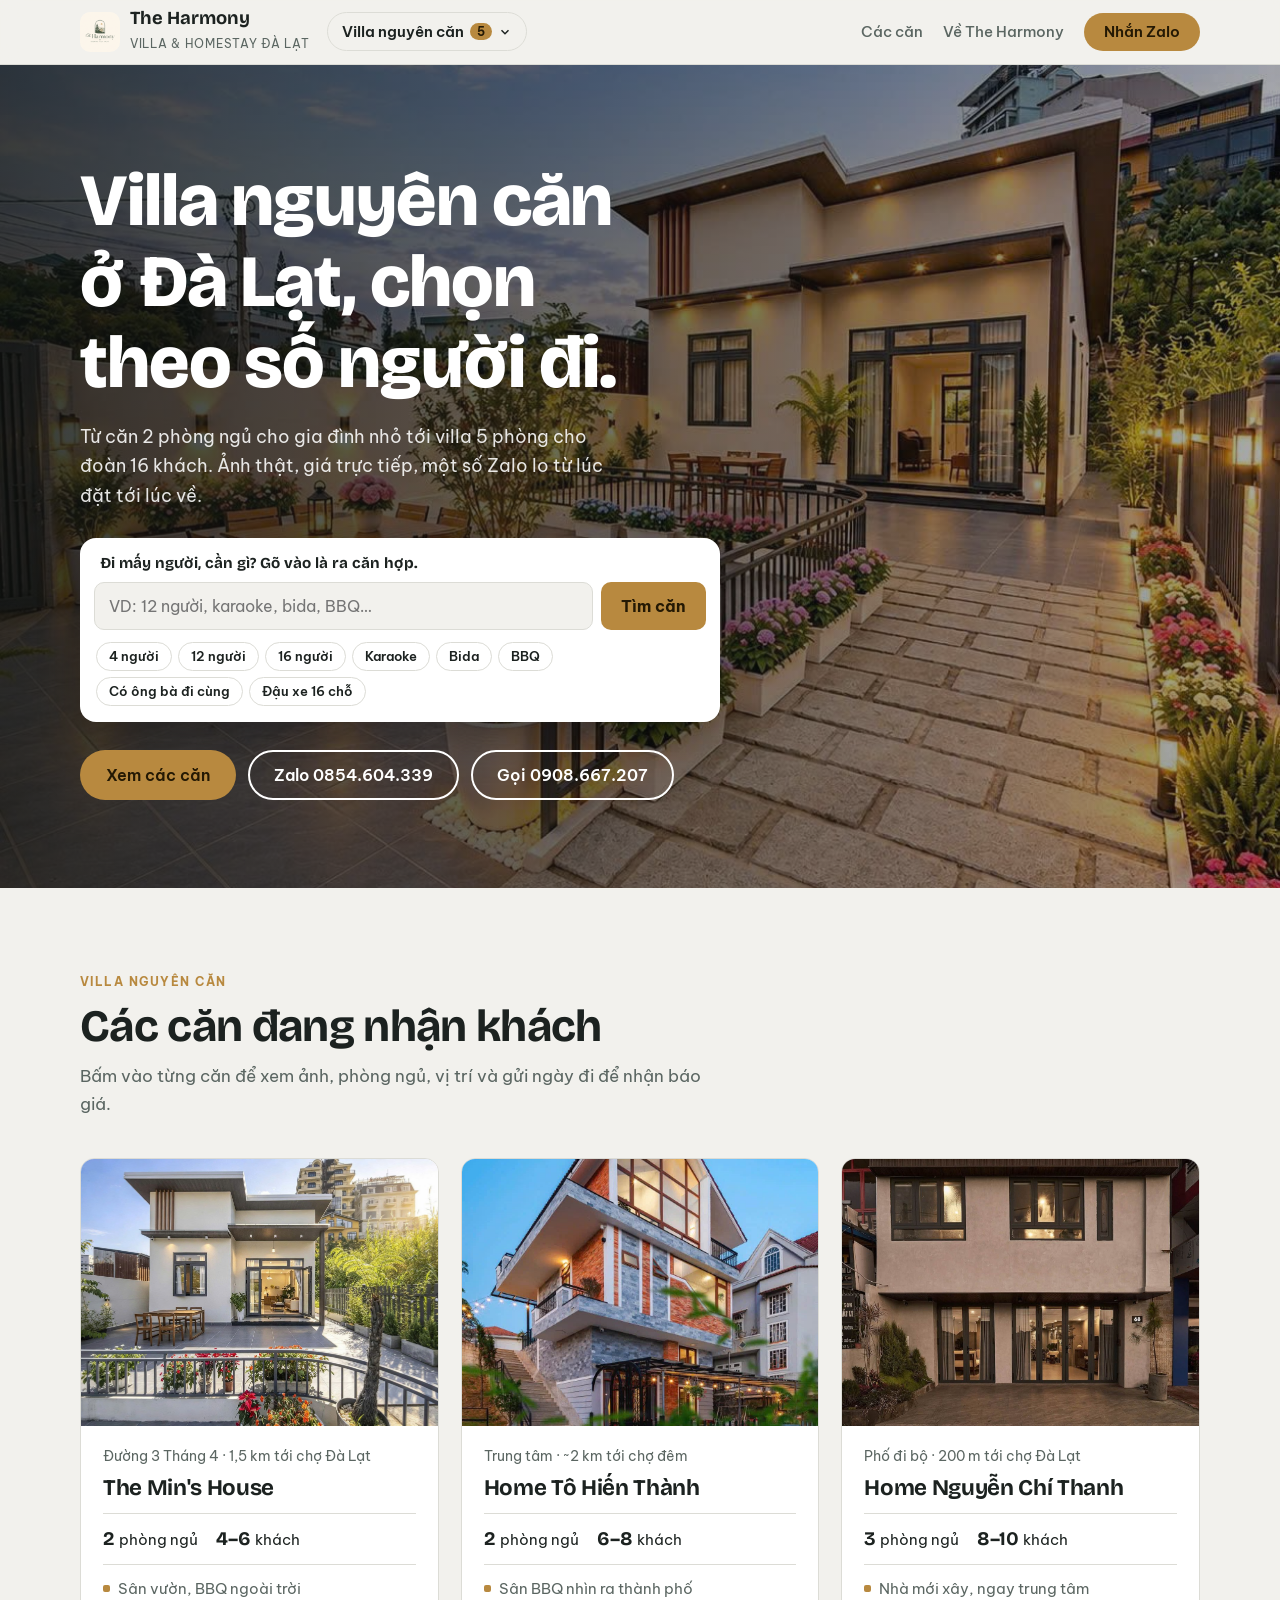
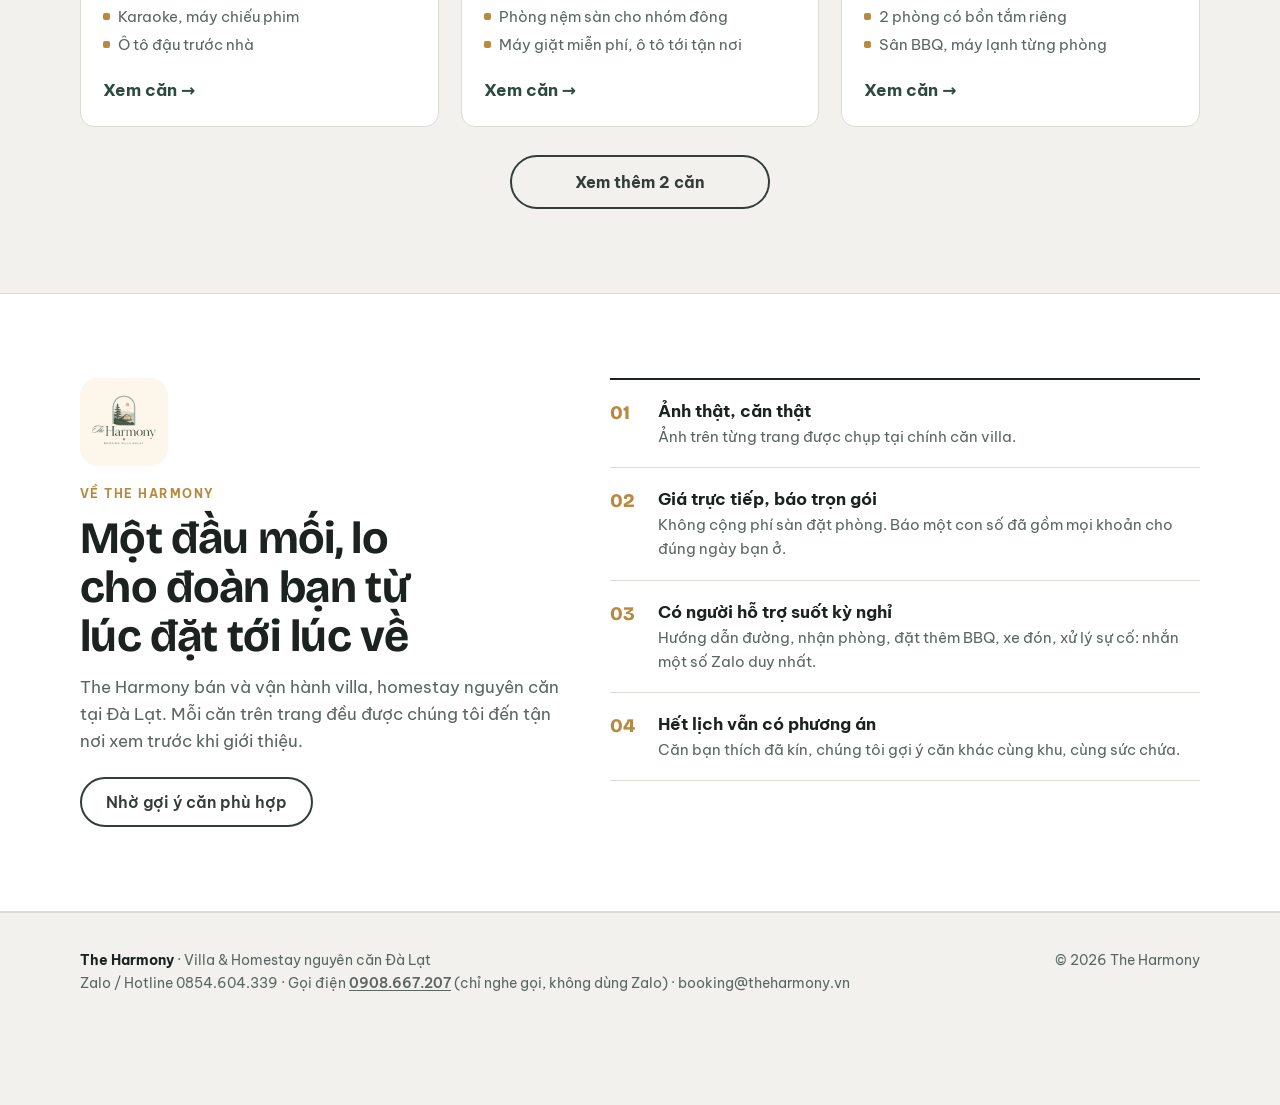
<file: admin.html>
<!DOCTYPE html>
<html lang="vi"><head><meta charset="UTF-8"><meta name="viewport" content="width=device-width, initial-scale=1">
<title>The Harmony – Villa nguyên căn Đà Lạt</title>
<meta http-equiv="refresh" content="0; url=./">
<link rel="canonical" href="./">
<script>location.replace("./");</script>
</head><body><p>Trang đã chuyển. <a href="./">Về trang chủ The Harmony</a></p></body></html>
</file>
